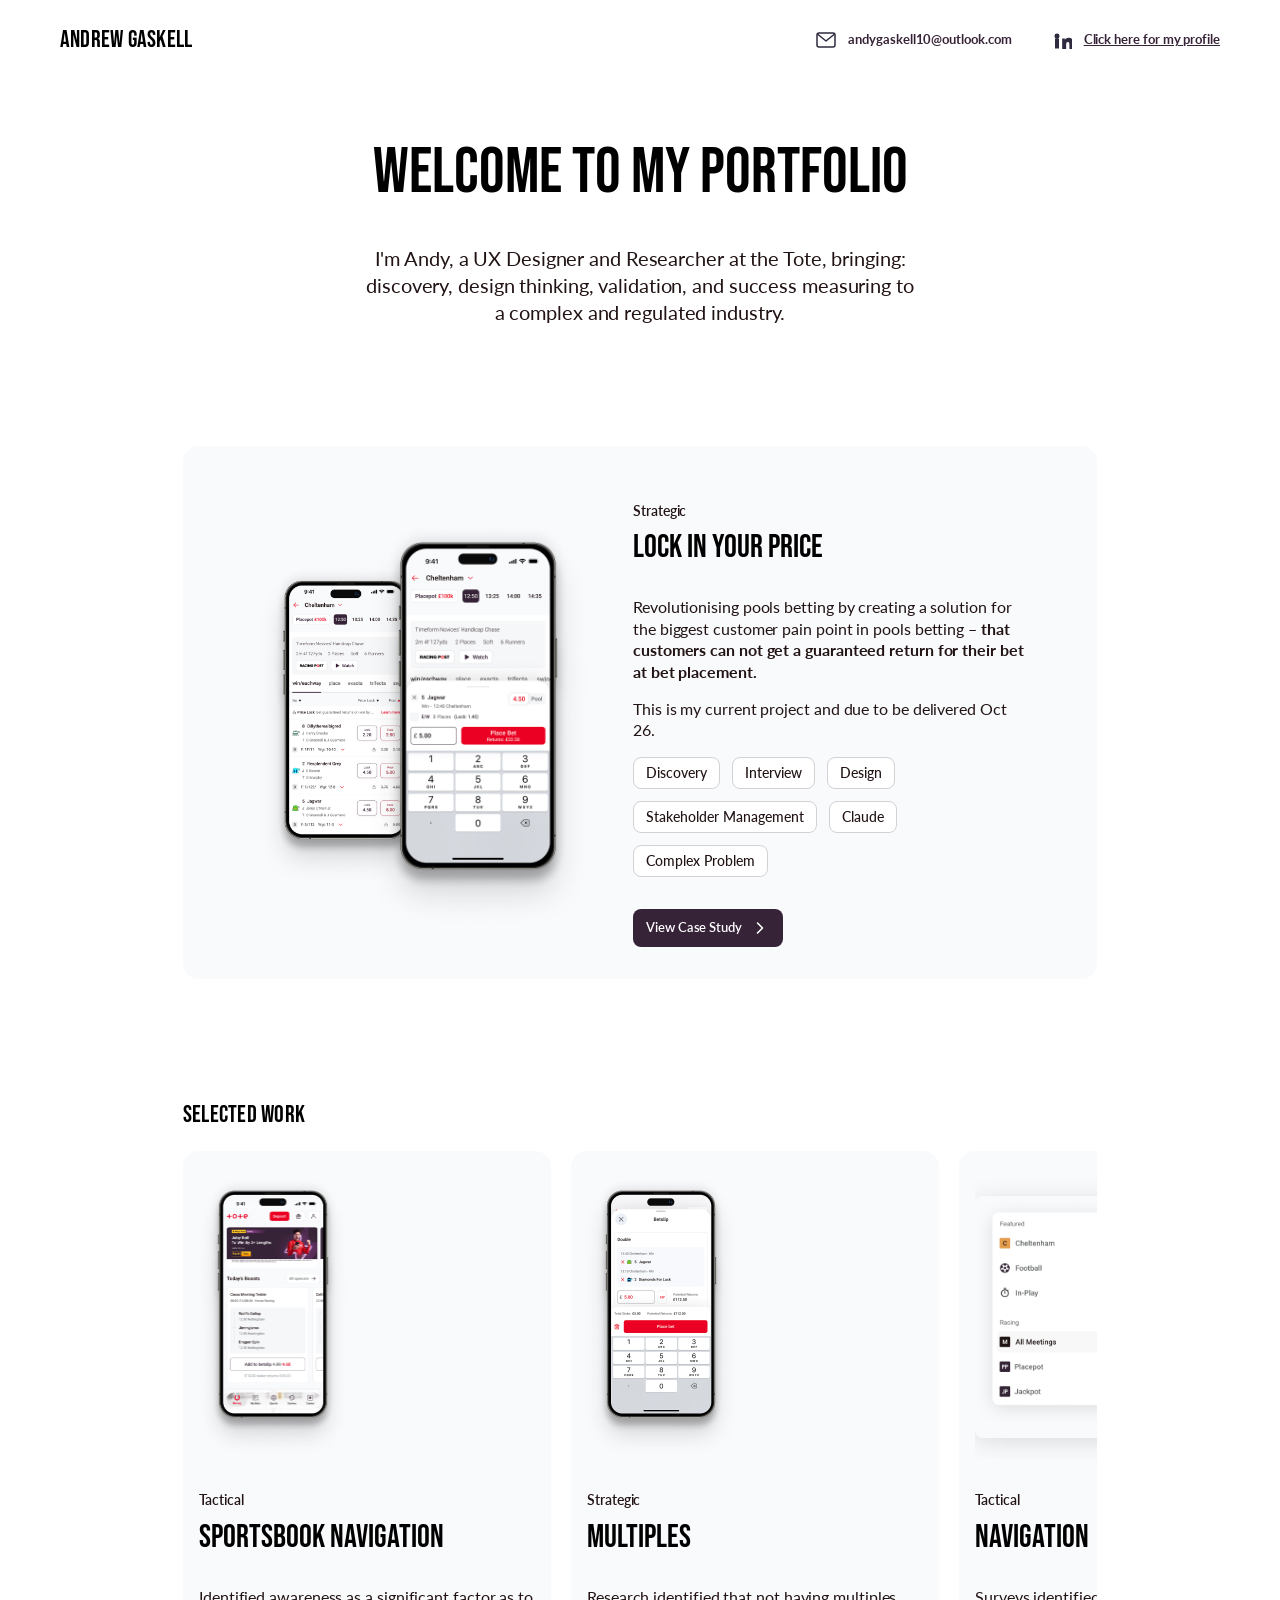
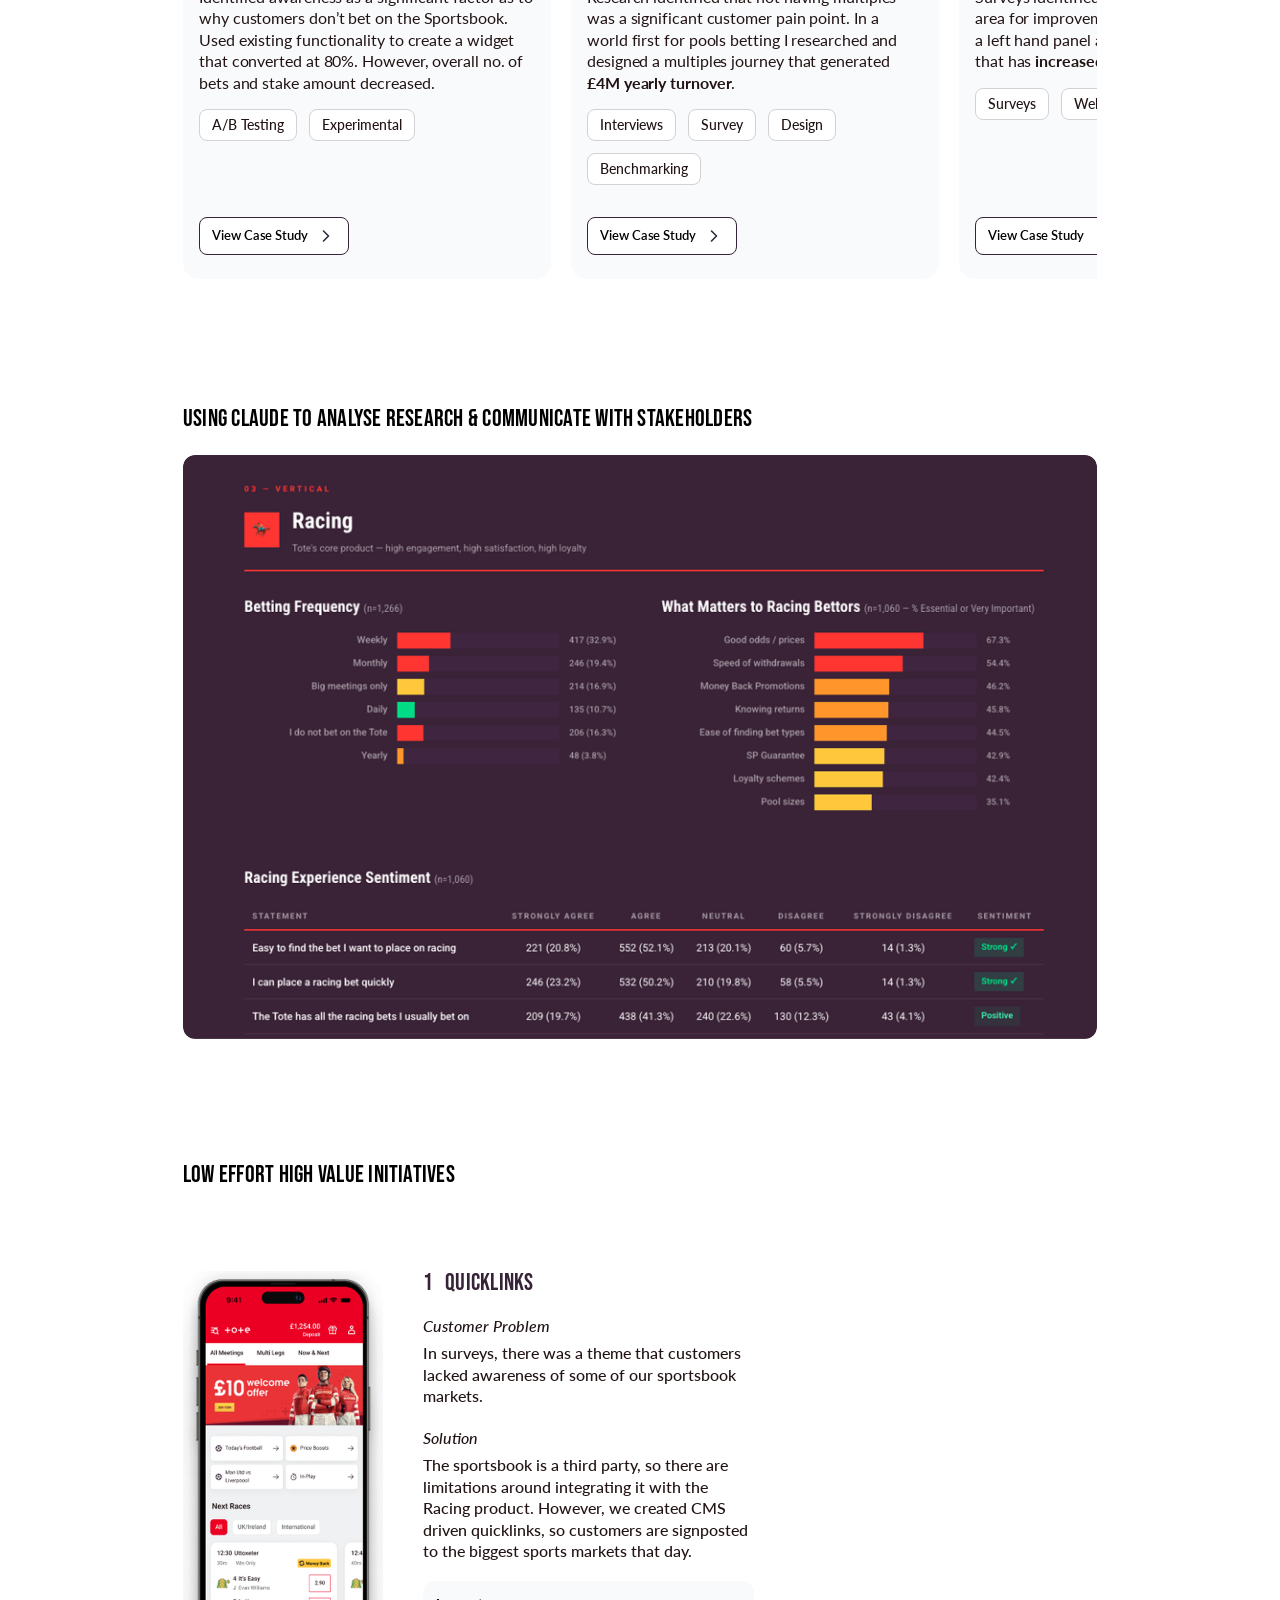
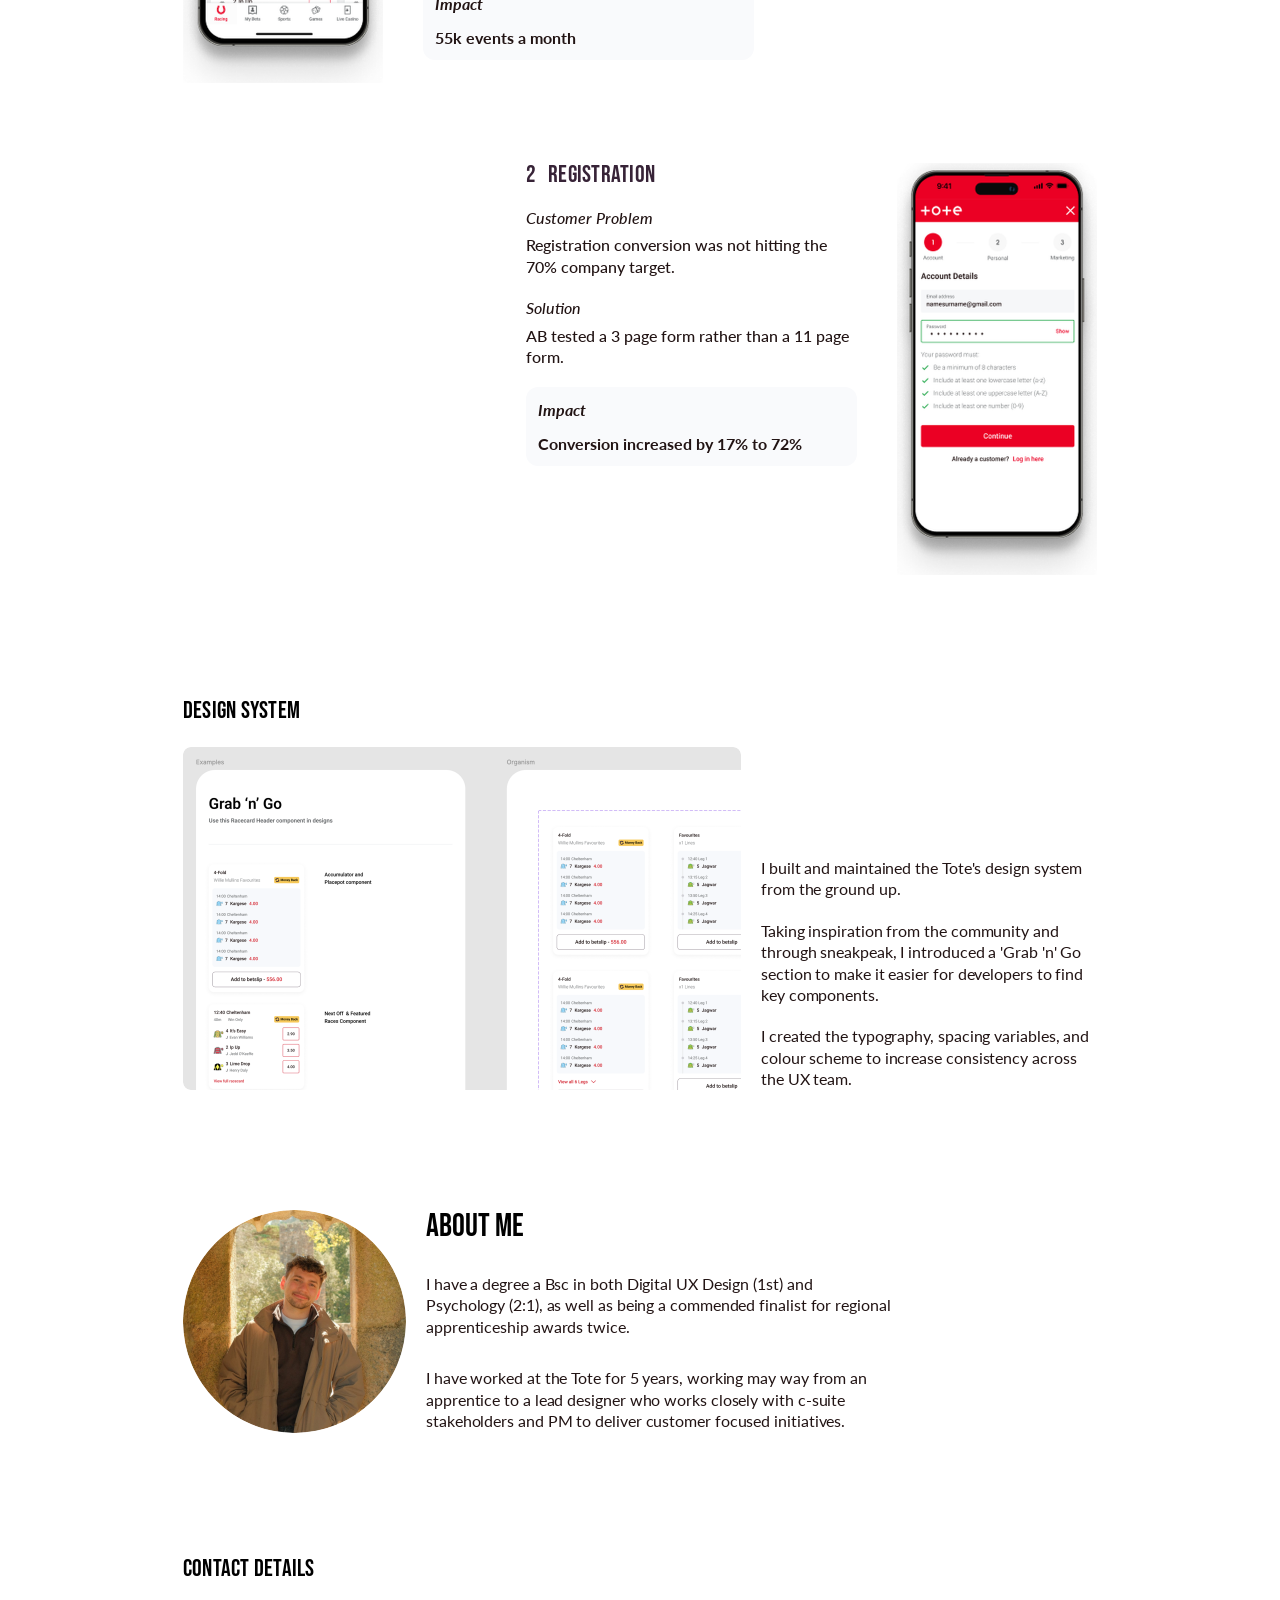
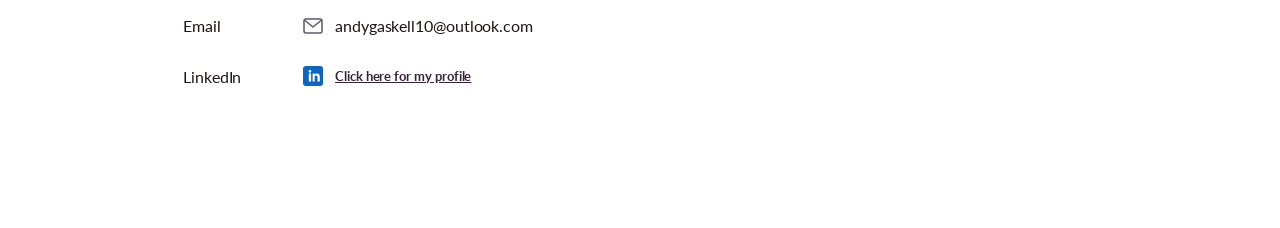
<file: index.html>
<!DOCTYPE html>
<html lang="en">
<head>
  <meta charset="UTF-8" />
  <meta name="viewport" content="width=device-width, initial-scale=1.0" />
  <title>Andrew Gaskell – Portfolio</title>
  <link rel="preconnect" href="https://fonts.googleapis.com" />
  <link rel="preconnect" href="https://fonts.gstatic.com" crossorigin />
  <link
    href="https://fonts.googleapis.com/css2?family=Bebas+Neue&family=Lato:wght@400;500;600;700&display=swap"
    rel="stylesheet"
  />
  <link rel="stylesheet" href="tokens.css" />
  <style>
    :root {
      --dark:           var(--color-slate-800);       /* #372337 */
      --text:           var(--text-primary);           /* #221414 */
      --text-secondary: var(--text-secondary);         /* #626567 */
      --surface:        var(--surface-raised);         /* #f9fafc */
      --border:         var(--border-strong);          /* #d1d1d6 */
      --black:          var(--color-grey-900);         /* #221414 */
    }

    *,
    *::before,
    *::after {
      box-sizing: border-box;
      margin: 0;
      padding: 0;
    }

    html {
      scroll-behavior: smooth;
    }

    body {
      font-family: "Lato", sans-serif;
      background: #ffffff;
      color: var(--black);
      line-height: 1.34;
      -webkit-font-smoothing: antialiased;
      -moz-osx-font-smoothing: grayscale;
    }

    img {
      display: block;
      max-width: 100%;
    }

    a {
      color: inherit;
    }

    /* ---------- HEADER ---------- */
    .site-header {
      position: sticky;
      top: 0;
      z-index: 100;
      display: flex;
      align-items: center;
      justify-content: space-between;
      gap: 40px;
      padding: 24px 60px;
      background: rgba(255, 255, 255, 0.92);
      backdrop-filter: saturate(180%) blur(10px);
      -webkit-backdrop-filter: saturate(180%) blur(10px);
      border-bottom: 1px solid transparent;
      transition: border-color 0.2s ease, box-shadow 0.2s ease;
    }

    .site-header--scrolled {
      border-bottom-color: rgba(0, 0, 0, 0.06);
      box-shadow: 0 4px 20px rgba(0, 0, 0, 0.04);
    }

    .site-header__logo {
      font-family: "Bebas Neue", sans-serif;
      font-size: 24px;
      color: #000;
      letter-spacing: 0.01em;
    }

    .site-header__links {
      display: flex;
      gap: 40px;
      align-items: center;
    }

    .header-link {
      display: inline-flex;
      align-items: center;
      gap: 12px;
      color: var(--dark);
      font-weight: 700;
      font-size: 13px;
      letter-spacing: -0.065px;
      text-decoration: none;
    }

    .header-link span.underline,
    .header-link a {
      text-decoration: underline;
      color: var(--dark);
    }

    .header-link svg {
      flex-shrink: 0;
    }

    /* ---------- MAIN BODY ---------- */
    .body-wrap {
      max-width: 954px;
      margin: 0 auto;
      padding: 60px 20px 140px;
      display: flex;
      flex-direction: column;
      align-items: center;
      gap: 120px;
    }

    /* ---------- INTRO ---------- */
    .intro {
      max-width: 553px;
      text-align: center;
      display: flex;
      flex-direction: column;
      gap: 40px;
    }

    .intro__title {
      font-family: "Bebas Neue", sans-serif;
      font-weight: 400;
      font-size: 64px;
      line-height: 1;
      color: #000;
      text-transform: uppercase;
    }

    .intro__lede {
      font-size: 20px;
      color: var(--text);
      letter-spacing: -0.1px;
      line-height: 1.34;
    }

    /* ---------- FEATURED CASE (Lock In Your Price) ---------- */
    .featured {
      width: 100%;
      background: var(--surface);
      border-radius: 16px;
      padding: 24px 72px 0;
      display: flex;
      gap: 40px;
      align-items: center;
      overflow: hidden;
    }

    .featured__media {
      position: relative;
      width: 338px;
      height: 409px;
      flex-shrink: 0;
    }

    .featured__media img {
      position: absolute;
      object-fit: cover;
    }

    .featured__media .img-back {
      left: 0;
      top: 43px;
      width: 182px;
      height: 323px;
    }

    .featured__media .img-front {
      left: 108px;
      top: 0;
      width: 230px;
      height: 409px;
    }

    .featured__copy {
      width: 400px;
      display: flex;
      flex-direction: column;
      gap: 32px;
      padding: 32px 0;
    }

    /* ---------- SHARED CARD TYPOGRAPHY ---------- */
    .eyebrow {
      font-size: 14px;
      font-weight: 600;
      color: var(--text);
      letter-spacing: -0.07px;
    }

    .card-title {
      font-family: "Bebas Neue", sans-serif;
      font-weight: 400;
      font-size: 32px;
      color: #000;
      text-transform: uppercase;
      line-height: 1;
    }

    .copy-header {
      display: flex;
      flex-direction: column;
      gap: 12px;
    }

    .copy-body {
      display: flex;
      flex-direction: column;
      gap: 16px;
    }

    .copy-body p {
      font-size: 16px;
      color: var(--text);
      letter-spacing: -0.08px;
      line-height: 1.34;
    }

    .copy-body p strong {
      font-weight: 700;
    }

    /* ---------- CHIPS ---------- */
    .chips {
      display: flex;
      flex-wrap: wrap;
      gap: 12px;
    }

    .chip {
      height: 32px;
      display: inline-flex;
      align-items: center;
      padding: 6px 12px;
      background: #ffffff;
      border: 0.6px solid var(--border);
      border-radius: 8px;
      font-size: 14px;
      font-weight: 500;
      color: var(--text-secondary);
      line-height: 20px;
      white-space: nowrap;
    }

    /* ---------- BUTTONS ---------- */
    .btn {
      display: inline-flex;
      align-items: center;
      gap: 8px;
      padding: 8px 12px;
      border-radius: 8px;
      font-size: 13px;
      font-weight: 600;
      letter-spacing: -0.065px;
      cursor: pointer;
      text-decoration: none;
      border: 1px solid transparent;
      font-family: "Lato", sans-serif;
      transition: background 0.2s ease, color 0.2s ease, transform 0.1s ease;
    }

    .btn:hover {
      transform: translateY(-1px);
    }

    .btn--primary {
      background: var(--dark);
      color: #ffffff;
    }

    .btn--primary:hover {
      background: #1f1a2b;
    }

    .btn--secondary {
      background: #ffffff;
      color: #000;
      border-color: var(--dark);
    }

    .btn--secondary:hover {
      background: #f1efee;
    }

    .btn svg {
      width: 20px;
      height: 20px;
    }

    /* ---------- SELECTED WORK ---------- */
    .section-title {
      font-family: "Bebas Neue", sans-serif;
      font-weight: 400;
      font-size: 24px;
      color: #000;
      text-transform: uppercase;
      width: 100%;
      letter-spacing: 0.01em;
    }

    .selected-work {
      width: 100%;
      display: flex;
      flex-direction: column;
      gap: 20px;
      align-items: center;
    }

    .work-cards {
      display: flex;
      gap: 20px;
      width: 100%;
      overflow-x: auto;
      padding-bottom: 4px;
      scrollbar-width: thin;
    }

    .work-cards::-webkit-scrollbar {
      height: 8px;
    }
    .work-cards::-webkit-scrollbar-thumb {
      background: var(--border);
      border-radius: 4px;
    }

    .work-card {
      flex: 0 0 368px;
      background: var(--surface);
      border-radius: 16px;
      padding: 24px 16px;
      display: flex;
      flex-direction: column;
      gap: 32px;
      min-height: 633px;
    }

    .work-card__image {
      height: 284px;
      display: flex;
      align-items: center;
      justify-content: flex-start;
      overflow: hidden;
    }

    .work-card__image img {
      height: 284px;
      width: auto;
      object-fit: cover;
    }

    .work-card__image--shadow img {
      height: 242px;
      width: 231px;
      border-radius: 8px;
      box-shadow: 0 4px 24.5px rgba(0, 0, 0, 0.12);
    }

    .work-card__copy {
      display: flex;
      flex-direction: column;
      gap: 32px;
      flex: 1;
    }

    .work-card__copy > div:last-child {
      margin-top: auto;
      align-self: flex-start;
    }

    /* ---------- FULL-WIDTH BLOCK ---------- */
    .section-block {
      width: 100%;
      display: flex;
      flex-direction: column;
      gap: 20px;
    }

    .section-block img.full {
      width: 100%;
      border-radius: 12px;
      object-fit: cover;
    }

    /* ---------- INITIATIVES ---------- */
    .initiatives {
      gap: 80px;
    }

    .initiative {
      display: flex;
      gap: 40px;
      align-items: flex-start;
      width: 100%;
    }

    .initiative--right {
      justify-content: flex-end;
    }

    .initiative__phone {
      position: relative;
      width: 200px;
      height: 411.77px;
      flex-shrink: 0;
      background: #090909;
      border-radius: 28px;
      padding: 8px;
      box-sizing: border-box;
      box-shadow: 0 20px 40px rgba(9, 9, 9, 0.12);
      overflow: hidden;
    }

    .initiative__phone::before {
      content: "";
      position: absolute;
      top: 14px;
      left: 50%;
      transform: translateX(-50%);
      width: 60px;
      height: 16px;
      background: #090909;
      border-radius: 8px;
      z-index: 2;
    }

    .initiative__phone img {
      width: 100%;
      height: 100%;
      object-fit: cover;
      object-position: top;
      display: block;
      border-radius: 20px;
    }

    /* Phone variant for images that already include a device frame */
    .initiative__phone--raw {
      background: transparent;
      padding: 0;
      border-radius: 0;
      box-shadow: none;
    }

    .initiative__phone--raw::before {
      content: none;
    }

    .initiative__phone--raw img {
      border-radius: 0;
      object-fit: cover;
      object-position: center;
    }

    .initiative__copy {
      width: 100%;
      max-width: 331px;
      display: flex;
      flex-direction: column;
      gap: 20px;
    }

    .initiative__title {
      display: flex;
      align-items: baseline;
      gap: 12px;
      font-family: "Bebas Neue", sans-serif;
      font-weight: 400;
      font-size: 24px;
      letter-spacing: 0.01em;
      text-transform: uppercase;
      color: var(--dark);
      margin: 0;
      line-height: 1;
    }

    .initiative__num {
      color: var(--dark);
    }

    .initiative__label {
      color: var(--dark);
    }

    .initiative__group {
      display: flex;
      flex-direction: column;
      gap: 6px;
    }

    .initiative__group-label {
      font-family: "Lato", sans-serif;
      font-weight: 500;
      font-style: italic;
      font-size: 16px;
      color: var(--text);
      margin: 0;
    }

    .initiative__group-body {
      font-family: "Lato", sans-serif;
      font-weight: 500;
      font-size: 16px;
      line-height: 1.34;
      color: var(--text);
      margin: 0;
    }

    .initiative__impact {
      background: var(--surface);
      border-radius: 12px;
      padding: 12px;
      display: flex;
      flex-direction: column;
      gap: 12px;
    }

    .initiative__impact-label {
      font-family: "Lato", sans-serif;
      font-weight: 700;
      font-style: italic;
      font-size: 16px;
      color: var(--text);
      margin: 0;
    }

    .initiative__impact-body {
      font-family: "Lato", sans-serif;
      font-weight: 700;
      font-size: 16px;
      line-height: 1.34;
      color: var(--text);
      margin: 0;
    }

    @media (max-width: 720px) {
      .initiatives {
        gap: 48px;
      }

      .initiative {
        display: flex;
        flex-direction: column;
        align-items: center;
        gap: 24px;
      }

      .initiative__copy {
        max-width: 100%;
        width: 100%;
      }
    }

    /* ---------- DESIGN SYSTEM ---------- */
    .design-row {
      display: flex;
      gap: 20px;
      align-items: flex-end;
      width: 100%;
    }

    .design-row__img {
      width: 558px;
      height: 343px;
      border-radius: 8px;
      object-fit: cover;
      flex-shrink: 0;
    }

    .design-row__text {
      flex: 1;
      display: flex;
      flex-direction: column;
      justify-content: center;
      gap: 20px;
      font-size: 16px;
      color: var(--text);
      letter-spacing: -0.08px;
      line-height: 1.34;
    }

    /* ---------- ABOUT ME ---------- */
    .about {
      width: 100%;
      display: flex;
      gap: 20px;
      align-items: center;
    }

    .about__photo {
      width: 223px;
      height: 223px;
      border-radius: 50%;
      object-fit: cover;
      object-position: center 15%;
      flex-shrink: 0;
    }

    .about__copy {
      width: 467px;
      display: flex;
      flex-direction: column;
      gap: 30px;
    }

    .about__copy h2 {
      font-family: "Bebas Neue", sans-serif;
      font-weight: 400;
      font-size: 32px;
      color: #000;
      text-transform: uppercase;
      line-height: 1;
    }

    .about__copy p {
      font-size: 16px;
      color: var(--text);
      letter-spacing: -0.08px;
      line-height: 1.34;
    }

    /* ---------- CONTACT ---------- */
    .contact {
      width: 100%;
    }

    .contact__col {
      width: 467px;
      display: flex;
      flex-direction: column;
      gap: 30px;
    }

    .contact__list {
      display: flex;
      flex-direction: column;
      gap: 30px;
    }

    .contact__row {
      display: flex;
      align-items: flex-start;
      gap: 60px;
      width: 382px;
    }

    .contact__row .label {
      width: 60px;
      font-size: 16px;
      color: var(--text);
      letter-spacing: -0.08px;
    }

    .contact__row .value {
      display: inline-flex;
      align-items: center;
      gap: 12px;
      font-size: 16px;
      color: var(--text);
      letter-spacing: -0.08px;
    }

    .contact__row a {
      color: var(--dark);
      font-weight: 700;
      font-size: 13px;
      text-decoration: underline;
      letter-spacing: -0.065px;
    }

    /* ---------- RESPONSIVE ---------- */
    @media (max-width: 900px) {
      .site-header {
        padding: 16px 20px;
        flex-wrap: wrap;
        gap: 16px;
      }
      .site-header__links {
        gap: 16px;
        flex-wrap: wrap;
      }
      .body-wrap {
        padding: 48px 20px 80px;
        gap: 80px;
      }
      .intro__title {
        font-size: 44px;
      }
      .intro__lede {
        font-size: 17px;
      }
      .featured {
        flex-direction: column;
        padding: 24px;
        gap: 24px;
      }
      .featured__media {
        width: 100%;
        height: 360px;
      }
      .featured__media .img-back {
        left: 0;
      }
      .featured__media .img-front {
        left: 40%;
      }
      .featured__copy {
        width: 100%;
        padding: 0;
      }
      .design-row {
        flex-direction: column;
        align-items: stretch;
      }
      .design-row__img {
        width: 100%;
        height: auto;
      }
      .about {
        flex-direction: column;
        text-align: center;
      }
      .about__copy {
        width: 100%;
      }
      .contact__col,
      .contact__row {
        width: 100%;
      }
      .contact__row {
        flex-wrap: wrap;
        gap: 12px;
      }
    }
  </style>
</head>
<body>
  <!-- HEADER -->
  <header class="site-header">
    <div class="site-header__logo">Andrew Gaskell</div>

    <div class="site-header__links">
      <a class="header-link" href="mailto:andygaskell10@outlook.com">
        <svg width="20" height="18" viewBox="0 0 20 18" fill="none" aria-hidden="true">
          <rect x="1" y="2" width="18" height="14" rx="2" stroke="#302a3f" stroke-width="1.5" />
          <path d="M2 3.5l8 6.5 8-6.5" stroke="#302a3f" stroke-width="1.5" fill="none" stroke-linecap="round" stroke-linejoin="round" />
        </svg>
        <span>andygaskell10@outlook.com</span>
      </a>

      <span class="header-link">
        <svg width="20" height="20" viewBox="0 0 20 20" fill="#302a3f" aria-hidden="true">
          <path d="M4.98 3.5A2.49 2.49 0 002.5 6a2.5 2.5 0 105 0 2.49 2.49 0 00-2.52-2.5zM3 8.5h4v10H3v-10zM9 8.5h3.8v1.37h.05c.53-1 1.83-2.07 3.77-2.07 4.03 0 4.78 2.65 4.78 6.1v5.1h-4v-4.52c0-1.08-.02-2.47-1.5-2.47-1.5 0-1.73 1.17-1.73 2.39v4.6h-4V8.5z"/>
        </svg>
        <a
          href="https://www.linkedin.com/in/andrew-gaskell-4092a5191?utm_source=share&utm_campaign=share_via&utm_content=profile&utm_medium=ios_app"
          target="_blank"
          rel="noopener"
        >Click here for my profile</a>
      </span>
    </div>
  </header>

  <main class="body-wrap">
    <!-- INTRO -->
    <section class="intro">
      <h1 class="intro__title">Welcome to my Portfolio</h1>
      <p class="intro__lede">
        I'm Andy, a UX Designer and Researcher at the Tote,
        bringing: discovery, design thinking, validation, and success measuring
        to a complex and regulated industry.
      </p>
    </section>

    <!-- FEATURED: LOCK IN YOUR PRICE -->
    <section class="featured" aria-labelledby="featured-title">
      <div class="featured__media">
        <img
          class="img-back"
          src="images/liyp-hero-front.png"
          alt="Lock In Your Price – secondary screen"
        />
        <img
          class="img-front"
          src="images/liyp-hero-back.png"
          alt="Lock In Your Price – primary screen"
        />
      </div>

      <div class="featured__copy">
        <div class="copy-header">
          <div class="eyebrow">Strategic</div>
          <h2 id="featured-title" class="card-title">Lock in your price</h2>
        </div>

        <div class="copy-body">
          <p>
            Revolutionising pools betting by creating a solution for the biggest
            customer pain point in pools betting –
            <strong>that customers can not get a guaranteed return for their bet at bet placement.</strong>
          </p>
          <p>This is my current project and due to be delivered Oct 26.</p>
          <div class="chips">
            <span class="chip">Discovery</span>
            <span class="chip">Interview</span>
            <span class="chip">Design</span>
            <span class="chip">Stakeholder Management</span>
            <span class="chip">Claude</span>
            <span class="chip">Complex Problem</span>
          </div>
        </div>

        <div>
          <a href="lock-in-your-price.html" class="btn btn--primary">
            View Case Study
            <svg viewBox="0 0 20 20" fill="none" aria-hidden="true">
              <path d="M7.5 5l5 5-5 5" stroke="#ffffff" stroke-width="1.6" stroke-linecap="round" stroke-linejoin="round" />
            </svg>
          </a>
        </div>
      </div>
    </section>

    <!-- SELECTED WORK -->
    <section class="selected-work" aria-labelledby="selected-work-title">
      <h2 id="selected-work-title" class="section-title">Selected Work</h2>

      <div class="work-cards">
        <!-- SPORTSBOOK NAVIGATION -->
        <article class="work-card">
          <div class="work-card__image">
            <img
              src="images/index-sportsbook-card.png"
              alt="Sportsbook Navigation case study"
              style="width: 148px; height: 284px;"
            />
          </div>
          <div class="work-card__copy">
            <div class="copy-header">
              <div class="eyebrow">Tactical</div>
              <h3 class="card-title">Sportsbook Navigation</h3>
            </div>
            <div class="copy-body">
              <p>
                Identified awareness as a significant factor as to why
                customers don’t bet on the Sportsbook. Used existing
                functionality to create a widget that converted at 80%.
                However, overall no. of bets and stake amount decreased.
              </p>
              <div class="chips">
                <span class="chip">A/B Testing</span>
                <span class="chip">Experimental</span>
              </div>
            </div>
            <div>
              <a href="sportsbook-navigation.html" class="btn btn--secondary">
                View Case Study
                <svg viewBox="0 0 20 20" fill="none" aria-hidden="true">
                  <path d="M7.5 5l5 5-5 5" stroke="#302a3f" stroke-width="1.6" stroke-linecap="round" stroke-linejoin="round" />
                </svg>
              </a>
            </div>
          </div>
        </article>

        <!-- MULTIPLES -->
        <article class="work-card">
          <div class="work-card__image">
            <img
              src="images/index-multiples-card.png"
              alt="Multiples case study"
              style="width: 148px; height: 284px;"
            />
          </div>
          <div class="work-card__copy">
            <div class="copy-header">
              <div class="eyebrow">Strategic</div>
              <h3 class="card-title">Multiples</h3>
            </div>
            <div class="copy-body">
              <p>
                Research identified that not having multiples was a significant
                customer pain point. In a world first for pools betting I
                researched and designed a multiples journey that generated
                <strong>£4M yearly turnover</strong>.
              </p>
              <div class="chips">
                <span class="chip">Interviews</span>
                <span class="chip">Survey</span>
                <span class="chip">Design</span>
                <span class="chip">Benchmarking</span>
              </div>
            </div>
            <div>
              <a href="multiples.html" class="btn btn--secondary">
                View Case Study
                <svg viewBox="0 0 20 20" fill="none" aria-hidden="true">
                  <path d="M7.5 5l5 5-5 5" stroke="#302a3f" stroke-width="1.6" stroke-linecap="round" stroke-linejoin="round" />
                </svg>
              </a>
            </div>
          </div>
        </article>

        <!-- NAVIGATION -->
        <article class="work-card">
          <div class="work-card__image work-card__image--shadow">
            <img
              src="images/index-navigation-card.png"
              alt="Navigation case study"
            />
          </div>
          <div class="work-card__copy">
            <div class="copy-header">
              <div class="eyebrow">Tactical</div>
              <h3 class="card-title">Navigation</h3>
            </div>
            <div class="copy-body">
              <p>
                Surveys identified that navigation citied as an area for
                improvement by customers. I designed a left hand panel and
                signposted featured sports that has
                <strong>increased win conversion by 8%</strong>.
              </p>
              <div class="chips">
                <span class="chip">Surveys</span>
                <span class="chip">Web</span>
                <span class="chip">AB Testing</span>
              </div>
            </div>
            <div>
              <a href="navigation.html" class="btn btn--secondary">
                View Case Study
                <svg viewBox="0 0 20 20" fill="none" aria-hidden="true">
                  <path d="M7.5 5l5 5-5 5" stroke="#302a3f" stroke-width="1.6" stroke-linecap="round" stroke-linejoin="round" />
                </svg>
              </a>
            </div>
          </div>
        </article>

        <!-- EXOTIC CROSS SELL -->
        <article class="work-card">
          <div class="work-card__image">
            <img
              src="images/index-exotic-card.png"
              alt="Exotic Cross Sell case study"
              style="width: 148px; height: 284px;"
            />
          </div>
          <div class="work-card__copy">
            <div class="copy-header">
              <div class="eyebrow">Strategic</div>
              <h3 class="card-title">Exotic Cross Sell</h3>
            </div>
            <div class="copy-body">
              <p>
                Through my discovery, I built a business case on how we can
                increase the number of exotic bets by solving a customer
                problem. My solution increased exacta bets by 8%.
              </p>
              <div class="chips">
                <span class="chip">Research</span>
                <span class="chip">Business Case</span>
                <span class="chip">AB Testing</span>
                <span class="chip">Design</span>
              </div>
            </div>
            <div>
              <a href="exotic-cross-sell.html" class="btn btn--secondary">
                View Case Study
                <svg viewBox="0 0 20 20" fill="none" aria-hidden="true">
                  <path d="M7.5 5l5 5-5 5" stroke="#302a3f" stroke-width="1.6" stroke-linecap="round" stroke-linejoin="round" />
                </svg>
              </a>
            </div>
          </div>
        </article>
      </div>
    </section>

    <!-- CLAUDE RESEARCH -->
    <section class="section-block" aria-labelledby="claude-title">
      <h2 id="claude-title" class="section-title">
        Using Claude to analyse research &amp; communicate with stakeholders
      </h2>
      <img
        class="full"
        src="images/index-approach.png"
        alt="Charts generated with Claude showing research findings"
      />
    </section>
    
<!-- SMALL BUT MIGHTY INITIATIVES -->
    <section class="section-block initiatives" aria-labelledby="initiatives-title">
      <h2 id="initiatives-title" class="section-title">
        Low effort high value initiatives
      </h2>
 
      <article class="initiative initiative--left">
        <div class="initiative__phone initiative__phone--raw">
          <img
            src="images/quicklinks-mockup.png"
            alt="Tote app showing Quicklinks to sportsbook markets"
          />
        </div>
        <div class="initiative__copy">
          <h3 class="initiative__title">
            <span class="initiative__num">1</span>
            <span class="initiative__label">Quicklinks</span>
          </h3>
          <div class="initiative__group">
            <p class="initiative__group-label">Customer Problem</p>
            <p class="initiative__group-body">
              In surveys, there was a theme that customers lacked awareness of
              some of our sportsbook markets.
            </p>
          </div>
          <div class="initiative__group">
            <p class="initiative__group-label">Solution</p>
            <p class="initiative__group-body">
              The sportsbook is a third party, so there are limitations around
              integrating it with the Racing product. However, we created CMS
              driven quicklinks, so customers are signposted to the biggest
              sports markets that day.
            </p>
          </div>
          <div class="initiative__impact">
            <p class="initiative__impact-label">Impact</p>
            <p class="initiative__impact-body">55k events a month</p>
          </div>
        </div>
      </article>
 
      <article class="initiative initiative--right">
        <div class="initiative__copy">
          <h3 class="initiative__title">
            <span class="initiative__num">2</span>
            <span class="initiative__label">Registration</span>
          </h3>
          <div class="initiative__group">
            <p class="initiative__group-label">Customer Problem</p>
            <p class="initiative__group-body">
              Registration conversion was not hitting the 70% company target.
            </p>
          </div>
          <div class="initiative__group">
            <p class="initiative__group-label">Solution</p>
            <p class="initiative__group-body">
              AB tested a 3 page form rather than a 11 page form.
            </p>
          </div>
          <div class="initiative__impact">
            <p class="initiative__impact-label">Impact</p>
            <p class="initiative__impact-body">
              Conversion increased by 17% to 72%
            </p>
          </div>
        </div>
        <div class="initiative__phone initiative__phone--raw">
          <img
            src="images/registration-mockup.png"
            alt="Tote registration screen"
          />
        </div>
      </article>
    </section>
    

    <!-- DESIGN SYSTEM -->
    <section class="section-block" aria-labelledby="design-system-title">
      <h2 id="design-system-title" class="section-title">Design System</h2>
      <div class="design-row">
        <img
          class="design-row__img"
          src="images/index-closing-1.png"
          alt="Tote design system – Grab 'n' Go section"
        />
        <div class="design-row__text">
          <p>I built and maintained the Tote's design system from the ground up.</p>
          <p>
            Taking inspiration from the community and through sneakpeak, I
            introduced a 'Grab 'n' Go section to make it easier for developers
            to find key components.
          </p>
          <p>
            I created the typography, spacing variables, and colour scheme to
            increase consistency across the UX team.
          </p>
        </div>
      </div>
    </section>

    <!-- ABOUT ME -->
    <section class="about" aria-labelledby="about-title">
      <img
        class="about__photo"
        src="images/index-closing-2.png"
        alt="Andrew Gaskell portrait"
      />
      <div class="about__copy">
        <h2 id="about-title">About Me</h2>
        <p>
          I have a degree a Bsc in both Digital UX Design (1st) and Psychology
          (2:1), as well as being a commended finalist for regional
          apprenticeship awards twice.
        </p>
        <p>
          I have worked at the Tote for 5 years, working may way from an
          apprentice to a lead designer who works closely with c-suite
          stakeholders and PM to deliver customer focused initiatives.
        </p>
      </div>
    </section>

    <!-- CONTACT -->
    <section class="contact" aria-labelledby="contact-title">
      <div class="contact__col">
        <h2 id="contact-title" class="section-title">Contact details</h2>

        <div class="contact__list">
          <div class="contact__row">
            <span class="label">Email</span>
            <span class="value">
              <svg width="20" height="18" viewBox="0 0 20 18" fill="none" aria-hidden="true">
                <rect x="1" y="2" width="18" height="14" rx="2" stroke="#57596b" stroke-width="1.5" />
                <path d="M2 3.5l8 6.5 8-6.5" stroke="#57596b" stroke-width="1.5" fill="none" stroke-linecap="round" stroke-linejoin="round" />
              </svg>
              andygaskell10@outlook.com
            </span>
          </div>

          <div class="contact__row">
            <span class="label">LinkedIn</span>
            <span class="value">
              <svg width="20" height="20" viewBox="0 0 20 20" aria-hidden="true">
                <rect width="20" height="20" rx="3" fill="#0a66c2"/>
                <path fill="#fff" d="M5.8 7.6h2.3v7.9H5.8V7.6zm1.15-3.6a1.36 1.36 0 11-.01 2.72 1.36 1.36 0 01.01-2.72zM9.6 7.6h2.21v1.08h.03c.31-.58 1.06-1.18 2.19-1.18 2.34 0 2.77 1.54 2.77 3.54v4.46h-2.3v-3.96c0-.94-.02-2.16-1.32-2.16-1.32 0-1.52 1.03-1.52 2.09v4.03H9.6V7.6z"/>
              </svg>
              <a
                href="https://www.linkedin.com/in/andrew-gaskell-4092a5191?utm_source=share&utm_campaign=share_via&utm_content=profile&utm_medium=ios_app"
                target="_blank"
                rel="noopener"
              >Click here for my profile</a>
            </span>
          </div>
        </div>
      </div>
    </section>
  </main>

  <script>
    (function () {
      var header = document.querySelector('.site-header');
      if (!header) return;
      var toggle = function () {
        if (window.scrollY > 8) {
          header.classList.add('site-header--scrolled');
        } else {
          header.classList.remove('site-header--scrolled');
        }
      };
      toggle();
      window.addEventListener('scroll', toggle, { passive: true });
    })();
  </script>
</body>
</html>
</file>
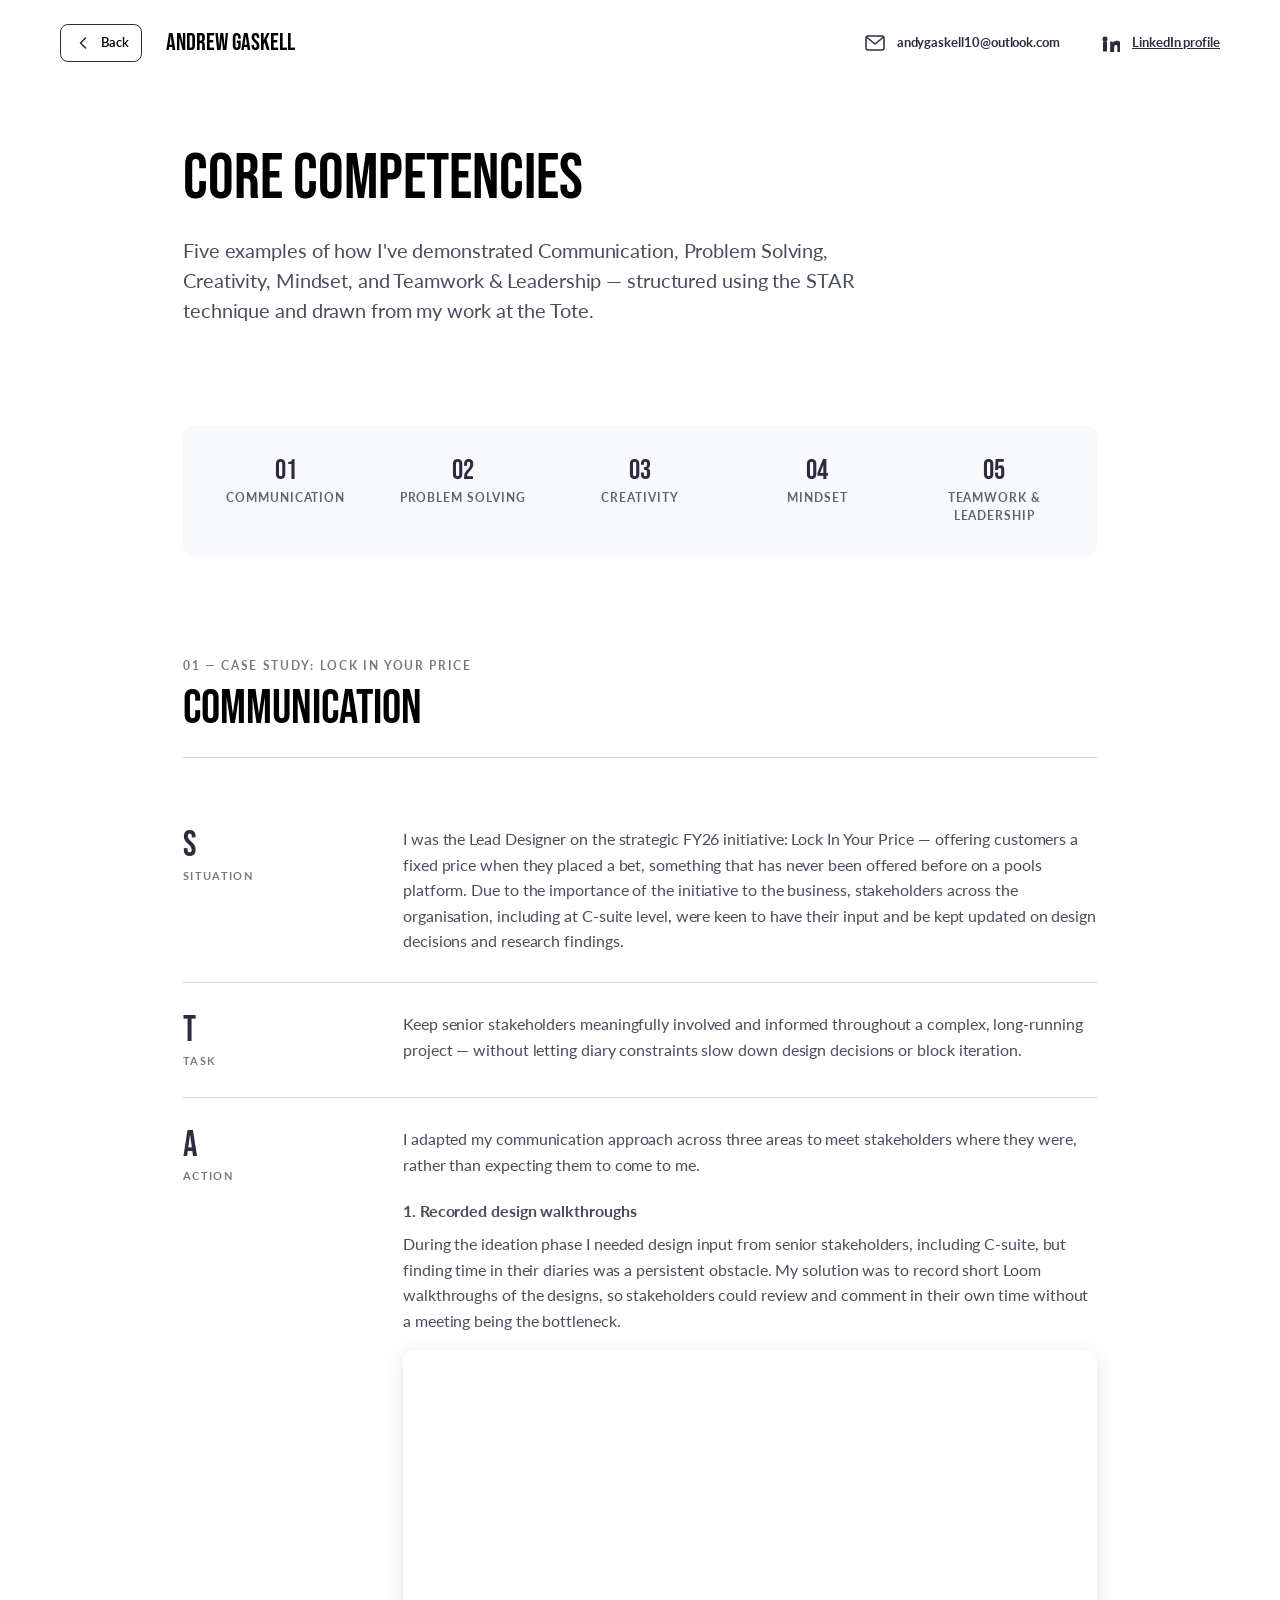
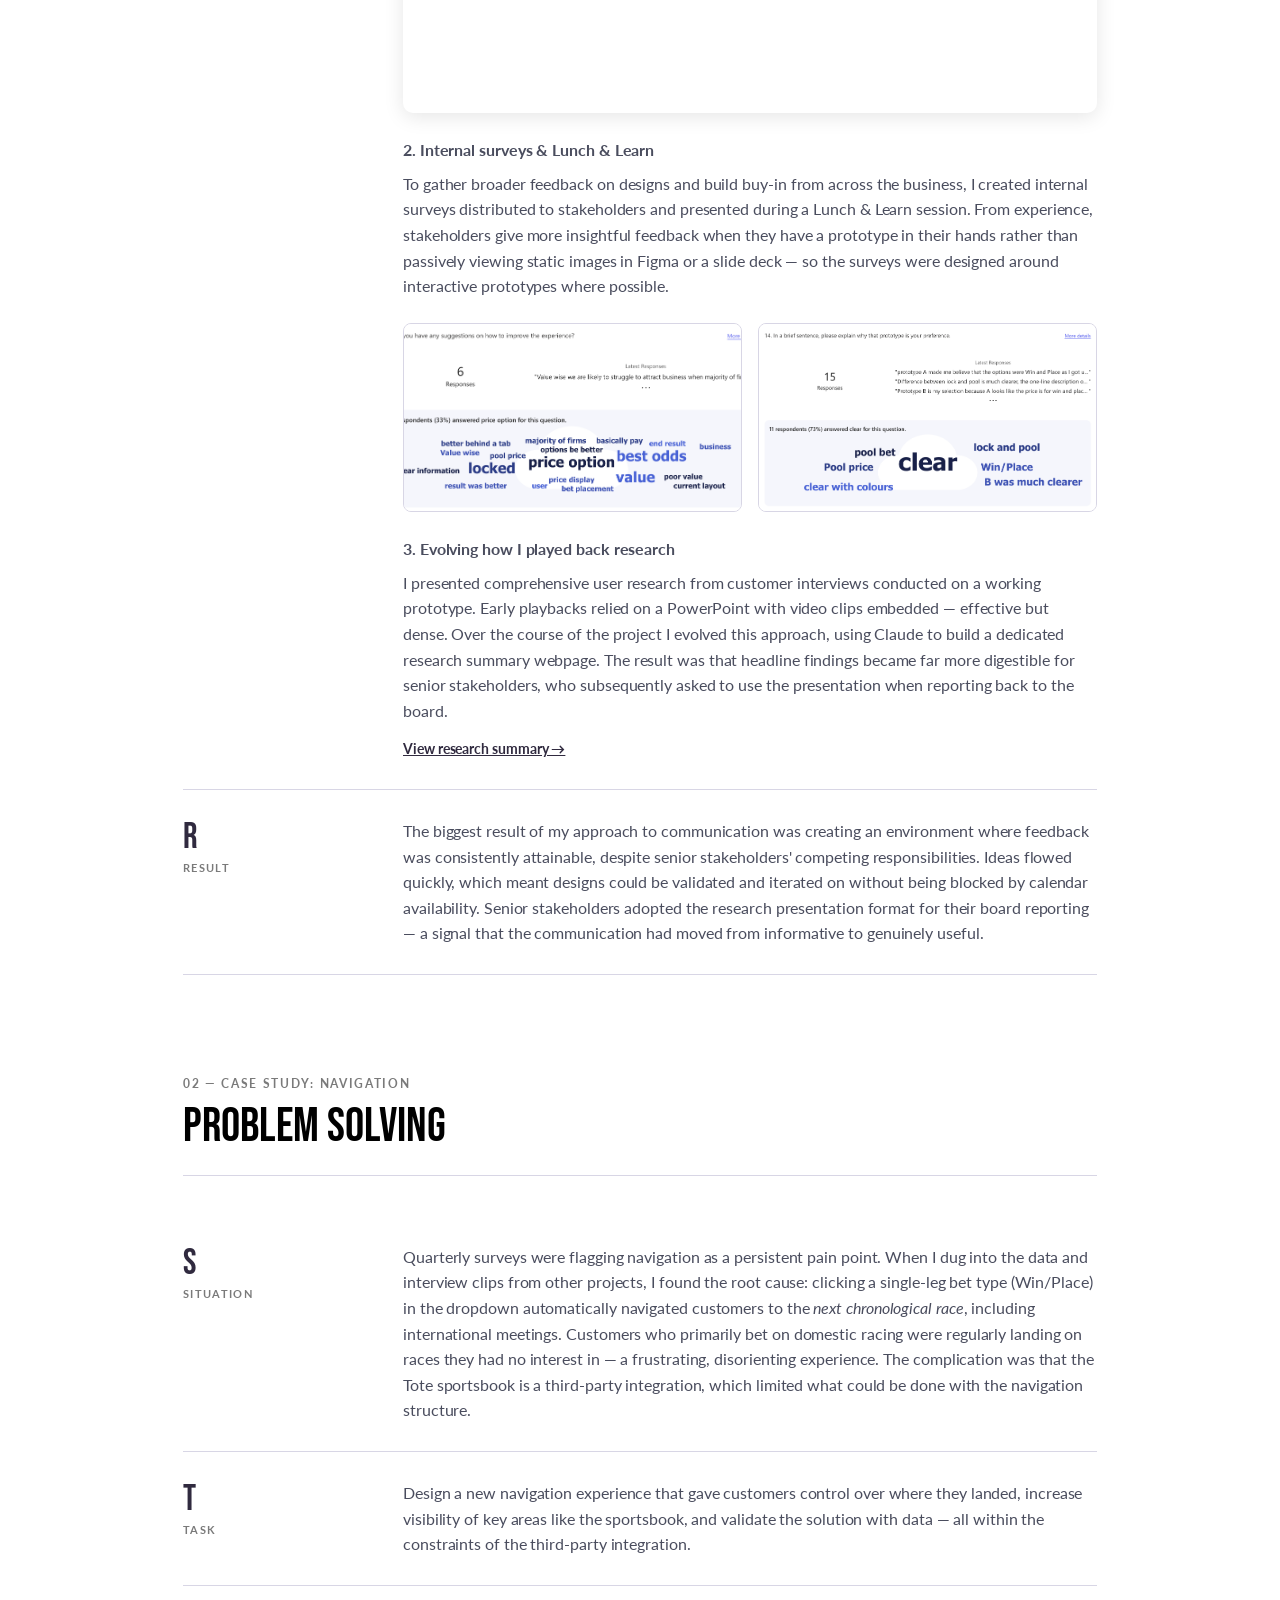
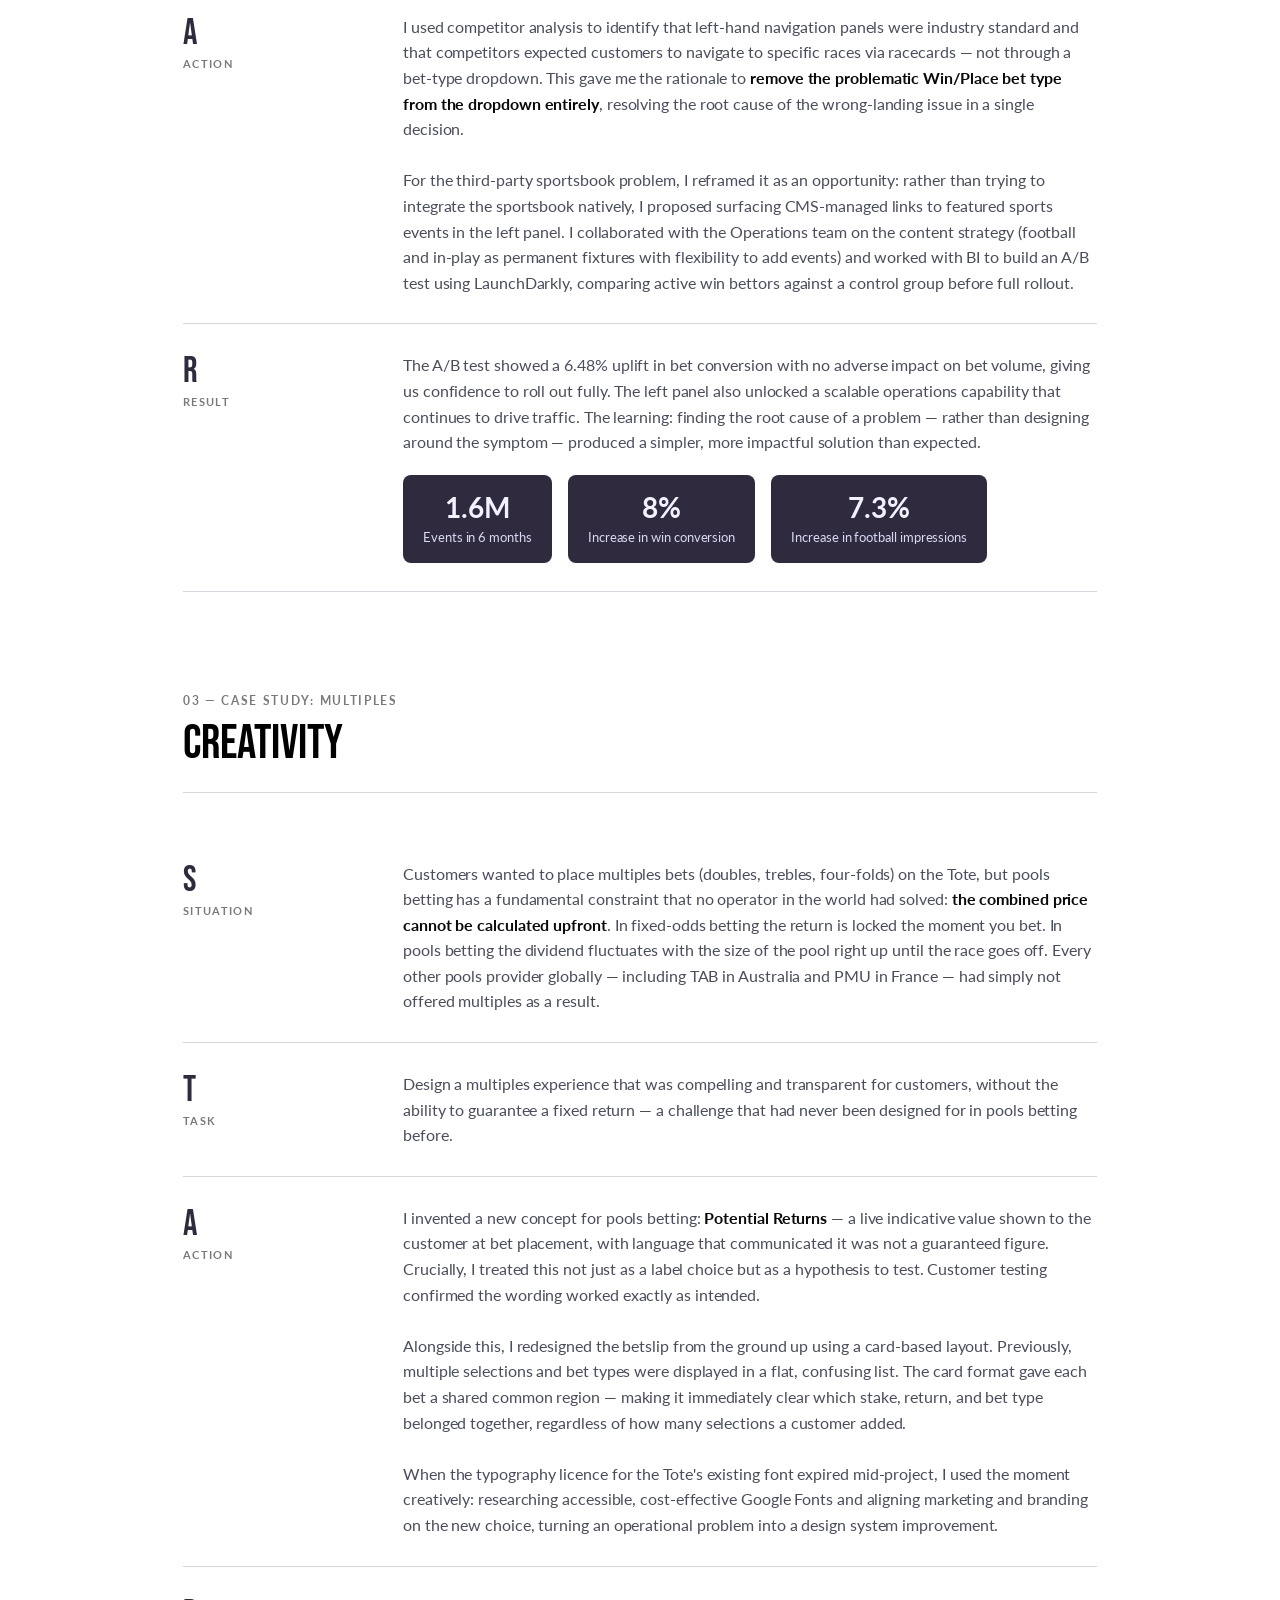
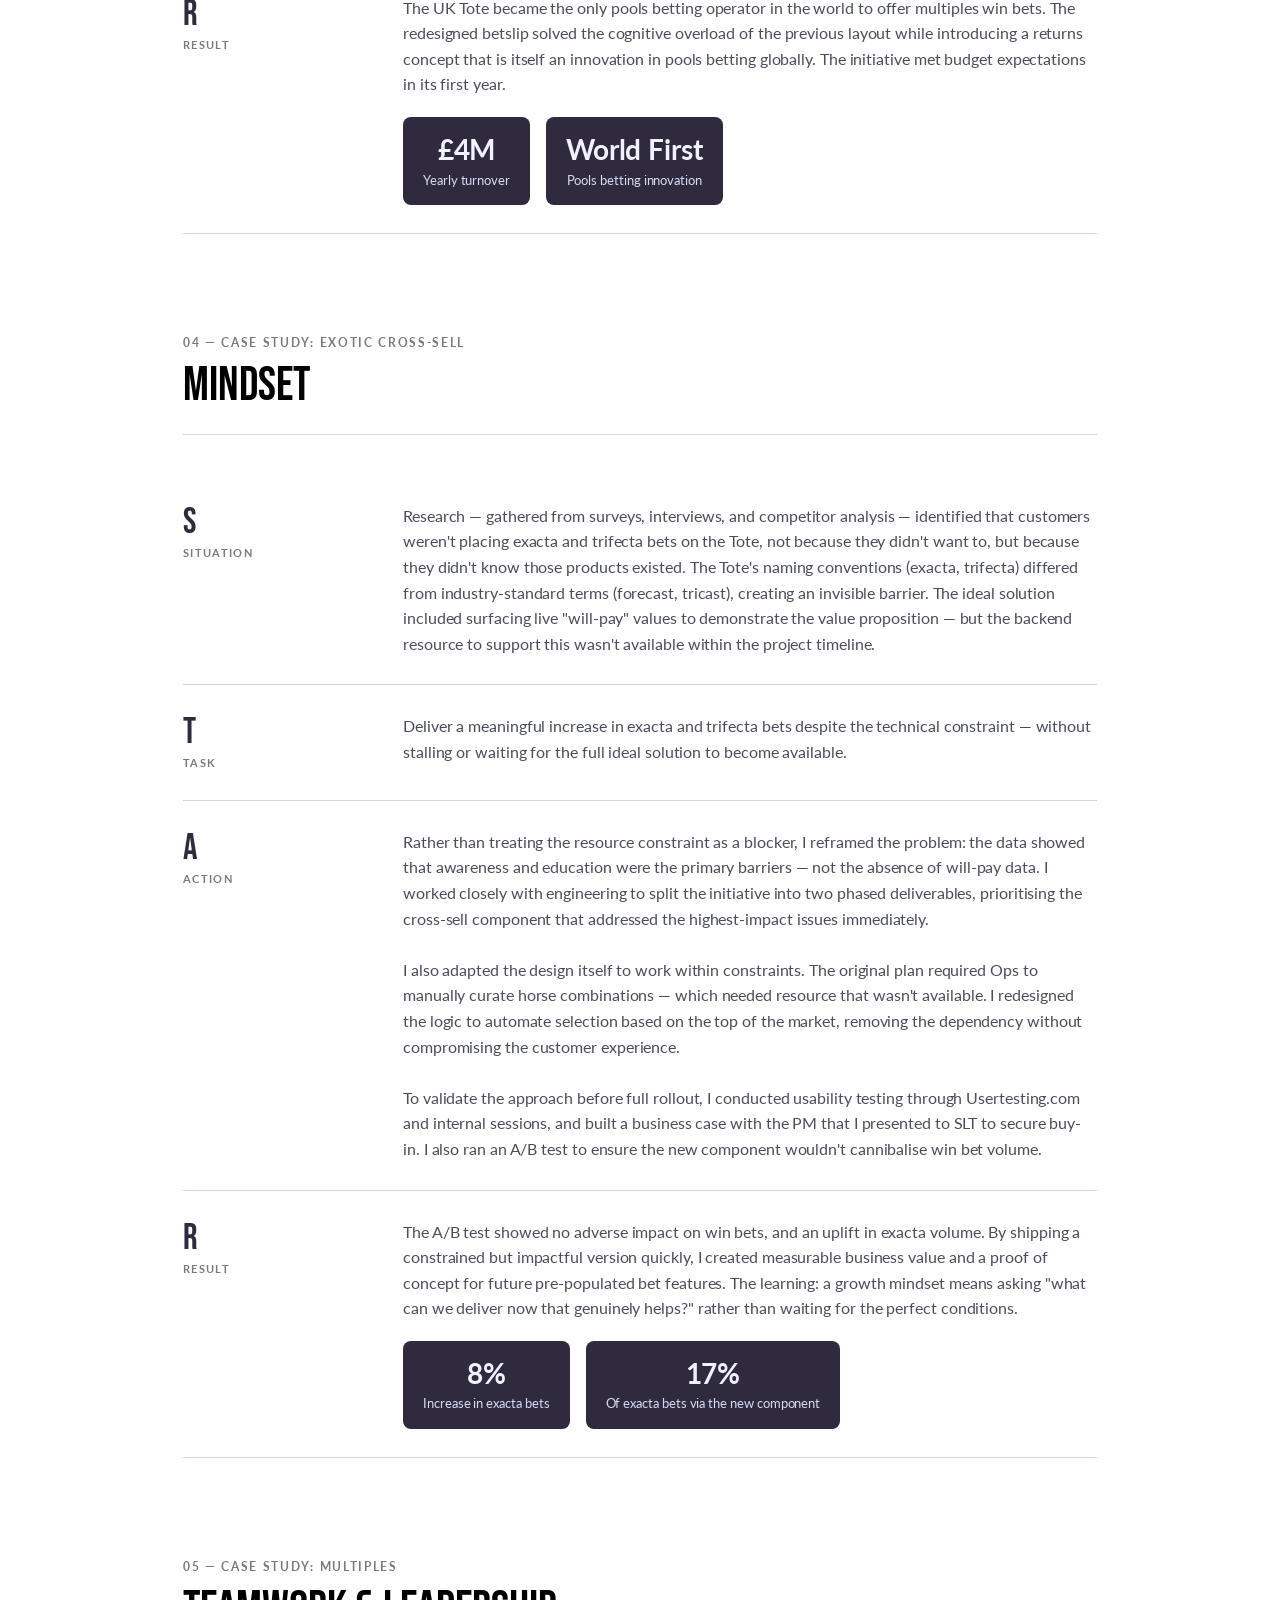
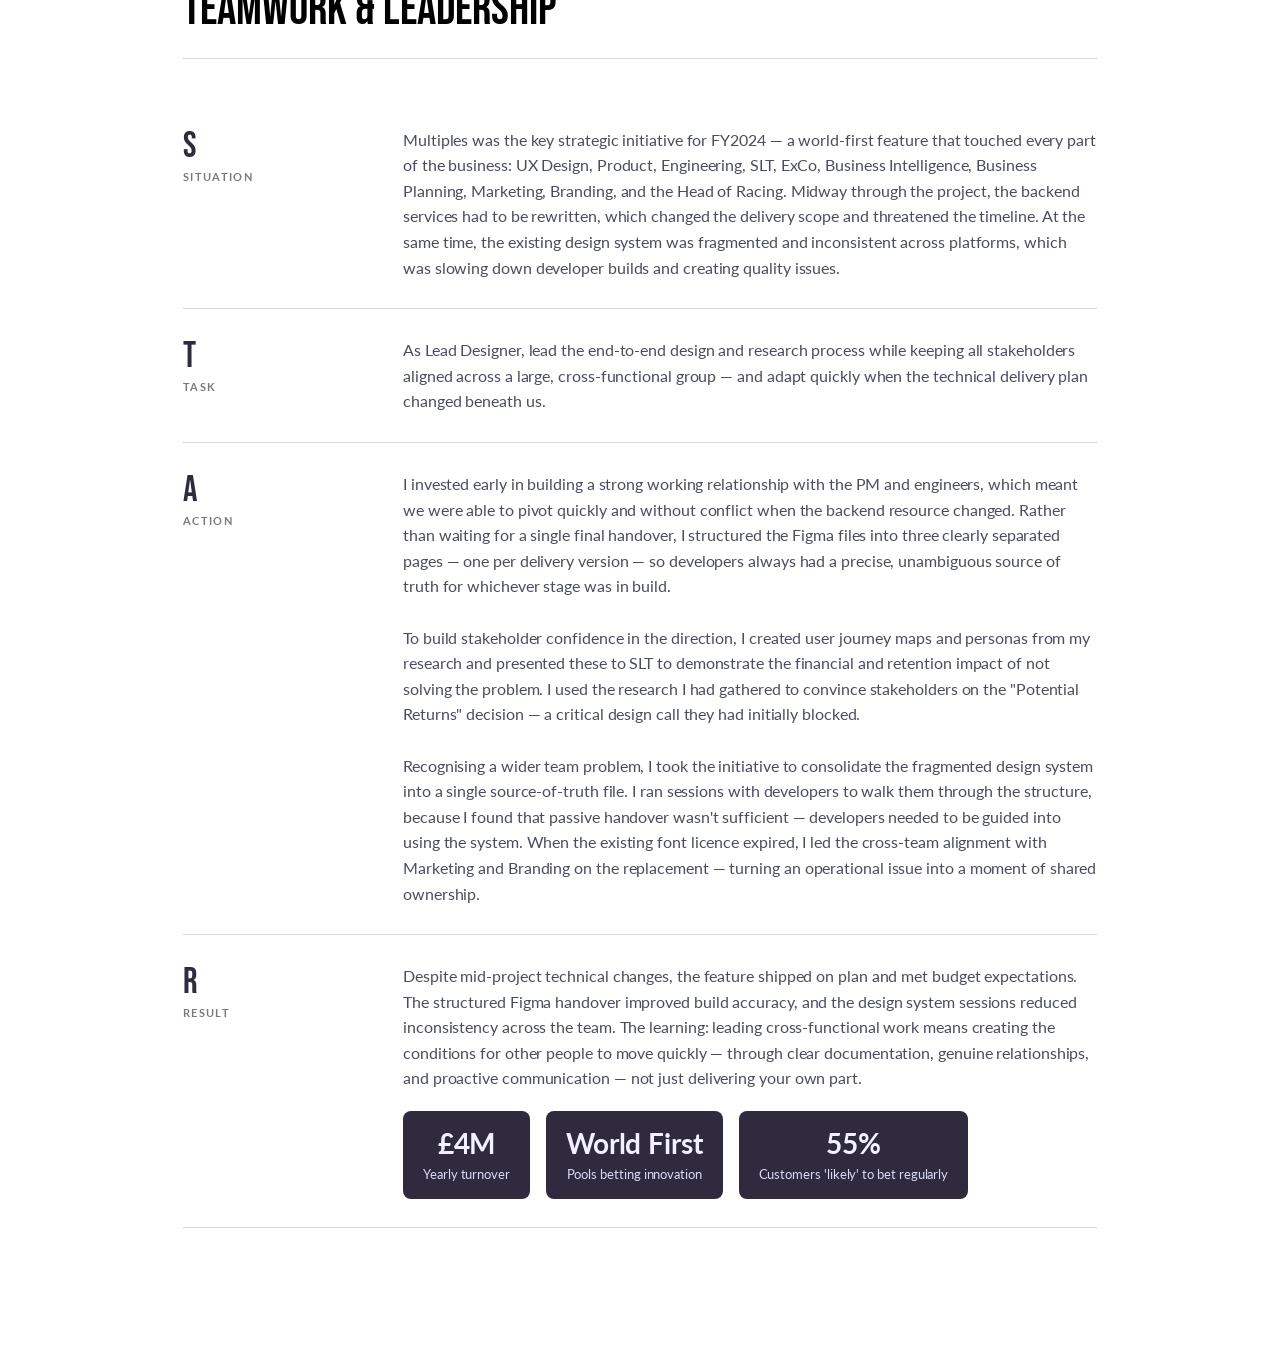
<file: competencies.html>
<!DOCTYPE html>
<html lang="en">
<head>
  <meta charset="UTF-8" />
  <meta name="viewport" content="width=device-width, initial-scale=1.0" />
  <title>Core Competencies – Andrew Gaskell</title>
  <link rel="preconnect" href="https://fonts.googleapis.com" />
  <link rel="preconnect" href="https://fonts.gstatic.com" crossorigin />
  <link
    href="https://fonts.googleapis.com/css2?family=Bebas+Neue&family=Lato:ital,wght@0,400;0,500;0,600;0,700;1,400&display=swap"
    rel="stylesheet"
  />
  <style>
    :root {
      --dark:           #302a3f;
      --text:           #4a4d5e;
      --text-secondary: #626567;
      --muted:          #7a7a7a;
      --surface:        #f7f9fc;
      --border:         #c7c7d0;
      --divider:        #d8d6e5;
      --black:          #090909;
      --accent:         #302a3f;
    }

    *, *::before, *::after {
      box-sizing: border-box;
      margin: 0;
      padding: 0;
    }

    html { scroll-behavior: smooth; }

    body {
      font-family: "Lato", sans-serif;
      background: #fff;
      color: var(--black);
      line-height: 1.5;
      -webkit-font-smoothing: antialiased;
      -moz-osx-font-smoothing: grayscale;
    }

    img { display: block; max-width: 100%; }
    a { color: inherit; }

    /* ---------- HEADER ---------- */
    .site-header {
      position: sticky;
      top: 0;
      z-index: 100;
      display: flex;
      align-items: center;
      justify-content: space-between;
      gap: 40px;
      padding: 24px 60px;
      background: rgba(255, 255, 255, 0.92);
      backdrop-filter: saturate(180%) blur(10px);
      -webkit-backdrop-filter: saturate(180%) blur(10px);
      border-bottom: 1px solid transparent;
      transition: border-color 0.2s ease, box-shadow 0.2s ease;
    }

    .site-header--scrolled {
      border-bottom-color: rgba(0, 0, 0, 0.06);
      box-shadow: 0 4px 20px rgba(0, 0, 0, 0.04);
    }

    .site-header__left {
      display: flex;
      align-items: center;
      gap: 24px;
    }

    .site-header__logo {
      font-family: "Bebas Neue", sans-serif;
      font-size: 24px;
      color: #000;
      text-decoration: none;
    }

    .site-header__links {
      display: flex;
      gap: 40px;
      align-items: center;
    }

    .header-link {
      display: inline-flex;
      align-items: center;
      gap: 12px;
      color: var(--dark);
      font-weight: 700;
      font-size: 13px;
      letter-spacing: -0.065px;
      text-decoration: none;
    }

    .header-link a {
      text-decoration: underline;
      color: var(--dark);
    }

    /* ---------- BUTTONS ---------- */
    .btn {
      display: inline-flex;
      align-items: center;
      gap: 8px;
      padding: 8px 12px;
      border-radius: 8px;
      font-size: 13px;
      font-weight: 600;
      letter-spacing: -0.065px;
      cursor: pointer;
      text-decoration: none;
      border: 1px solid transparent;
      font-family: "Lato", sans-serif;
      transition: background 0.2s ease, transform 0.1s ease;
    }

    .btn:hover { transform: translateY(-1px); }

    .btn--secondary {
      background: #fff;
      color: #000;
      border-color: var(--dark);
    }

    .btn--secondary:hover { background: #f1efee; }

    .btn svg { width: 20px; height: 20px; flex-shrink: 0; }
    .btn--back svg { transform: rotate(180deg); }

    /* ---------- BODY ---------- */
    .body-wrap {
      max-width: 954px;
      margin: 0 auto;
      padding: 60px 20px 140px;
      display: flex;
      flex-direction: column;
      gap: 100px;
    }

    /* ---------- PAGE INTRO ---------- */
    .page-intro {
      display: flex;
      flex-direction: column;
      gap: 24px;
      max-width: 680px;
    }

    .page-title {
      font-family: "Bebas Neue", sans-serif;
      font-weight: 400;
      font-size: 64px;
      line-height: 1;
      color: #000;
      text-transform: uppercase;
    }

    .page-lede {
      font-size: 20px;
      color: var(--text);
      line-height: 1.5;
      letter-spacing: -0.1px;
    }

    /* ---------- SKILL SECTION ---------- */
    .skill {
      display: flex;
      flex-direction: column;
      gap: 40px;
    }

    .skill__header {
      display: flex;
      flex-direction: column;
      gap: 10px;
      border-bottom: 1px solid var(--divider);
      padding-bottom: 24px;
    }

    .skill__source {
      font-size: 12px;
      font-weight: 700;
      text-transform: uppercase;
      letter-spacing: 0.14em;
      color: var(--muted);
    }

    .skill__title {
      font-family: "Bebas Neue", sans-serif;
      font-weight: 400;
      font-size: 48px;
      line-height: 1;
      color: #000;
      text-transform: uppercase;
    }

    /* ---------- STAR GRID ---------- */
    .star-grid {
      display: flex;
      flex-direction: column;
      gap: 0;
    }

    .star-item {
      display: flex;
      gap: 40px;
      align-items: flex-start;
      padding: 28px 0;
      border-bottom: 1px solid var(--divider);
    }

    .star-item:first-child {
      border-top: none;
    }

    .star-item__label {
      width: 180px;
      flex-shrink: 0;
      display: flex;
      flex-direction: column;
      gap: 4px;
      padding-top: 2px;
    }

    .star-item__letter {
      font-family: "Bebas Neue", sans-serif;
      font-size: 36px;
      font-weight: 400;
      color: var(--dark);
      line-height: 1;
    }

    .star-item__word {
      font-size: 11px;
      font-weight: 700;
      text-transform: uppercase;
      letter-spacing: 0.12em;
      color: var(--muted);
    }

    .star-item__body {
      flex: 1;
      font-size: 16px;
      color: var(--text);
      letter-spacing: -0.08px;
      line-height: 1.6;
    }

    .star-item__body strong {
      font-weight: 700;
      color: var(--black);
    }

    /* ---------- RESULT METRICS ---------- */
    .metrics {
      display: flex;
      gap: 16px;
      margin-top: 20px;
      flex-wrap: wrap;
    }

    .metric {
      background: var(--dark);
      border-radius: 8px;
      padding: 16px 20px;
      display: flex;
      flex-direction: column;
      gap: 4px;
      align-items: center;
      text-align: center;
      min-width: 120px;
    }

    .metric__number {
      color: #f1f1ff;
      font-size: 28px;
      font-weight: 700;
      letter-spacing: -0.14px;
      line-height: 1.2;
    }

    .metric__label {
      color: #d7daf5;
      font-size: 13px;
      letter-spacing: -0.065px;
      line-height: 1.4;
    }

    /* ---------- SKILL INDEX STRIP ---------- */
    .skill-index {
      display: grid;
      grid-template-columns: repeat(5, 1fr);
      gap: 12px;
      background: var(--surface);
      border-radius: 12px;
      padding: 20px;
    }

    .skill-index__item {
      display: flex;
      flex-direction: column;
      gap: 4px;
      align-items: center;
      text-align: center;
      text-decoration: none;
      padding: 12px 8px;
      border-radius: 8px;
      transition: background 0.15s ease;
    }

    .skill-index__item:hover {
      background: rgba(48, 42, 63, 0.06);
    }

    .skill-index__num {
      font-family: "Bebas Neue", sans-serif;
      font-size: 28px;
      color: var(--dark);
      line-height: 1;
    }

    .skill-index__label {
      font-size: 12px;
      font-weight: 700;
      text-transform: uppercase;
      letter-spacing: 0.08em;
      color: var(--text-secondary);
    }

    /* ---------- SURVEY LINK ---------- */
    .survey-link {
      display: inline-flex;
      align-items: center;
      gap: 6px;
      font-size: 14px;
      font-weight: 700;
      color: var(--dark);
      text-decoration: underline;
      letter-spacing: -0.07px;
      transition: color 0.15s ease;
    }

    .survey-link:hover { color: #000; }

    /* ---------- DIVIDER ---------- */
    .section-divider {
      width: 100%;
      height: 1px;
      background: var(--divider);
    }

    /* ---------- RESPONSIVE ---------- */
    @media (max-width: 900px) {
      .site-header {
        padding: 16px 20px;
        flex-wrap: wrap;
        gap: 16px;
      }

      .site-header__links {
        gap: 16px;
        flex-wrap: wrap;
      }

      .body-wrap {
        padding: 48px 20px 80px;
        gap: 72px;
      }

      .page-title { font-size: 44px; }
      .page-lede { font-size: 17px; }
      .skill__title { font-size: 36px; }

      .star-item {
        flex-direction: column;
        gap: 12px;
      }

      .star-item__label {
        width: 100%;
        flex-direction: row;
        align-items: baseline;
        gap: 10px;
      }

      .skill-index {
        grid-template-columns: repeat(3, 1fr);
      }
    }

    @media (max-width: 540px) {
      .skill-index {
        grid-template-columns: 1fr 1fr;
      }
    }
  </style>
</head>
<body>

  <!-- HEADER -->
  <header class="site-header">
    <div class="site-header__left">
      <a class="btn btn--secondary btn--back" href="index.html">
        <svg viewBox="0 0 20 20" fill="none" aria-hidden="true">
          <path d="M7.5 5l5 5-5 5" stroke="#302a3f" stroke-width="1.6" stroke-linecap="round" stroke-linejoin="round" />
        </svg>
        Back
      </a>
      <a class="site-header__logo" href="index.html">Andrew Gaskell</a>
    </div>

    <div class="site-header__links">
      <a class="header-link" href="mailto:andygaskell10@outlook.com">
        <svg width="20" height="18" viewBox="0 0 20 18" fill="none" aria-hidden="true">
          <rect x="1" y="2" width="18" height="14" rx="2" stroke="#302a3f" stroke-width="1.5" />
          <path d="M2 3.5l8 6.5 8-6.5" stroke="#302a3f" stroke-width="1.5" fill="none" stroke-linecap="round" stroke-linejoin="round" />
        </svg>
        <span>andygaskell10@outlook.com</span>
      </a>

      <span class="header-link">
        <svg width="20" height="20" viewBox="0 0 20 20" fill="#302a3f" aria-hidden="true">
          <path d="M4.98 3.5A2.49 2.49 0 002.5 6a2.5 2.5 0 105 0 2.49 2.49 0 00-2.52-2.5zM3 8.5h4v10H3v-10zM9 8.5h3.8v1.37h.05c.53-1 1.83-2.07 3.77-2.07 4.03 0 4.78 2.65 4.78 6.1v5.1h-4v-4.52c0-1.08-.02-2.47-1.5-2.47-1.5 0-1.73 1.17-1.73 2.39v4.6h-4V8.5z"/>
        </svg>
        <a
          href="https://www.linkedin.com/in/andrew-gaskell-4092a5191?utm_source=share&utm_campaign=share_via&utm_content=profile&utm_medium=ios_app"
          target="_blank"
          rel="noopener"
        >LinkedIn profile</a>
      </span>
    </div>
  </header>

  <main class="body-wrap">

    <!-- PAGE INTRO -->
    <section class="page-intro">
      <h1 class="page-title">Core Competencies</h1>
      <p class="page-lede">
        Five examples of how I've demonstrated Communication, Problem Solving,
        Creativity, Mindset, and Teamwork &amp; Leadership — structured using
        the STAR technique and drawn from my work at the Tote.
      </p>
    </section>

    <!-- QUICK NAV -->
    <nav class="skill-index" aria-label="Jump to skill">
      <a class="skill-index__item" href="#communication">
        <span class="skill-index__num">01</span>
        <span class="skill-index__label">Communication</span>
      </a>
      <a class="skill-index__item" href="#problem-solving">
        <span class="skill-index__num">02</span>
        <span class="skill-index__label">Problem Solving</span>
      </a>
      <a class="skill-index__item" href="#creativity">
        <span class="skill-index__num">03</span>
        <span class="skill-index__label">Creativity</span>
      </a>
      <a class="skill-index__item" href="#mindset">
        <span class="skill-index__num">04</span>
        <span class="skill-index__label">Mindset</span>
      </a>
      <a class="skill-index__item" href="#teamwork">
        <span class="skill-index__num">05</span>
        <span class="skill-index__label">Teamwork &amp; Leadership</span>
      </a>
    </nav>

    <!-- ================================================ -->
    <!-- 01 — COMMUNICATION -->
    <!-- ================================================ -->
    <section class="skill" id="communication">
      <div class="skill__header">
        <p class="skill__source">01 — Case Study: Lock In Your Price</p>
        <h2 class="skill__title">Communication</h2>
      </div>

      <div class="star-grid">

        <div class="star-item">
          <div class="star-item__label">
            <span class="star-item__letter">S</span>
            <span class="star-item__word">Situation</span>
          </div>
          <p class="star-item__body">
            I was the Lead Designer on the strategic FY26 initiative: Lock In Your Price
            — offering customers a fixed price when they placed a bet, something that
            has never been offered before on a pools platform. Due to the importance
            of the initiative to the business, stakeholders across the organisation,
            including at C-suite level, were keen to have their input and be kept
            updated on design decisions and research findings.
          </p>
        </div>

        <div class="star-item">
          <div class="star-item__label">
            <span class="star-item__letter">T</span>
            <span class="star-item__word">Task</span>
          </div>
          <p class="star-item__body">
            Keep senior stakeholders meaningfully involved and informed throughout
            a complex, long-running project — without letting diary constraints
            slow down design decisions or block iteration.
          </p>
        </div>

        <div class="star-item">
          <div class="star-item__label">
            <span class="star-item__letter">A</span>
            <span class="star-item__word">Action</span>
          </div>
          <div class="star-item__body">
            <p style="margin-bottom: 20px;">
              I adapted my communication approach across three areas to meet
              stakeholders where they were, rather than expecting them to come to me.
            </p>

            <p style="font-weight: 700; margin-bottom: 8px;">1. Recorded design walkthroughs</p>
            <p style="margin-bottom: 16px;">
              During the ideation phase I needed design input from senior stakeholders,
              including C-suite, but finding time in their diaries was a persistent
              obstacle. My solution was to record short Loom walkthroughs of the
              designs, so stakeholders could review and comment in their own time
              without a meeting being the bottleneck.
            </p>

            <!-- LOOM EMBED -->
            <div style="position: relative; padding-bottom: 52.4%; height: 0; border-radius: 10px; overflow: hidden; margin-bottom: 24px; box-shadow: 0 4px 20px rgba(0,0,0,0.10);">
              <iframe src="https://www.loom.com/embed/6ae85e2193124cb4a8cd21ac96fd63b2"
                frameborder="0"
                webkitallowfullscreen mozallowfullscreen allowfullscreen
                style="position: absolute; top: 0; left: 0; width: 100%; height: 100%;">
              </iframe>
            </div>

            <p style="font-weight: 700; margin-bottom: 8px;">2. Internal surveys &amp; Lunch &amp; Learn</p>
            <p style="margin-bottom: 24px;">
              To gather broader feedback on designs and build buy-in from across the
              business, I created internal surveys distributed to stakeholders and
              presented during a Lunch &amp; Learn session. From experience, stakeholders
              give more insightful feedback when they have a prototype in their hands
              rather than passively viewing static images in Figma or a slide deck —
              so the surveys were designed around interactive prototypes where possible.
            </p>

            <!-- SURVEY IMAGES -->
            <div style="display: flex; gap: 16px; margin-bottom: 24px;">
              <img
                src="images/survey-feedback-q6.png"
                alt="Survey question 6 – suggestions to improve the experience"
                style="flex: 1; min-width: 0; border-radius: 8px; border: 1px solid var(--divider); object-fit: cover;"
              />
              <img
                src="images/survey-feedback-q14.png"
                alt="Survey question 14 – prototype preference reasoning"
                style="flex: 1; min-width: 0; border-radius: 8px; border: 1px solid var(--divider); object-fit: cover;"
              />
            </div>

            <p style="font-weight: 700; margin-bottom: 8px;">3. Evolving how I played back research</p>
            <p>
              I presented comprehensive user research from customer interviews
              conducted on a working prototype. Early playbacks relied on a
              PowerPoint with video clips embedded — effective but dense. Over the
              course of the project I evolved this approach, using Claude to build
              a dedicated research summary webpage. The result was that headline
              findings became far more digestible for senior stakeholders, who
              subsequently asked to use the presentation when reporting back
              to the board.
            </p>
            <p style="margin-top: 12px;">
              <a href="survey-feedback/tote_ux_survey_analysis.html" target="_blank" class="survey-link">
                View research summary →
              </a>
            </p>
          </div>
        </div>

        <div class="star-item">
          <div class="star-item__label">
            <span class="star-item__letter">R</span>
            <span class="star-item__word">Result</span>
          </div>
          <div class="star-item__body">
            <p>
              The biggest result of my approach to communication was creating an
              environment where feedback was consistently attainable, despite senior
              stakeholders' competing responsibilities. Ideas flowed quickly, which
              meant designs could be validated and iterated on without being blocked
              by calendar availability. Senior stakeholders adopted the research
              presentation format for their board reporting — a signal that the
              communication had moved from informative to genuinely useful.
            </p>
          </div>
        </div>

      </div>
    </section>

    <!-- ================================================ -->
    <!-- 02 — PROBLEM SOLVING -->
    <!-- ================================================ -->
    <section class="skill" id="problem-solving">
      <div class="skill__header">
        <p class="skill__source">02 — Case Study: Navigation</p>
        <h2 class="skill__title">Problem Solving</h2>
      </div>

      <div class="star-grid">

        <div class="star-item">
          <div class="star-item__label">
            <span class="star-item__letter">S</span>
            <span class="star-item__word">Situation</span>
          </div>
          <p class="star-item__body">
            Quarterly surveys were flagging navigation as a persistent pain point.
            When I dug into the data and interview clips from other projects, I
            found the root cause: clicking a single-leg bet type (Win/Place) in the
            dropdown automatically navigated customers to the <em>next chronological
            race</em>, including international meetings. Customers who primarily bet
            on domestic racing were regularly landing on races they had no interest
            in — a frustrating, disorienting experience. The complication was that
            the Tote sportsbook is a third-party integration, which limited what
            could be done with the navigation structure.
          </p>
        </div>

        <div class="star-item">
          <div class="star-item__label">
            <span class="star-item__letter">T</span>
            <span class="star-item__word">Task</span>
          </div>
          <p class="star-item__body">
            Design a new navigation experience that gave customers control over
            where they landed, increase visibility of key areas like the sportsbook,
            and validate the solution with data — all within the constraints of the
            third-party integration.
          </p>
        </div>

        <div class="star-item">
          <div class="star-item__label">
            <span class="star-item__letter">A</span>
            <span class="star-item__word">Action</span>
          </div>
          <p class="star-item__body">
            I used competitor analysis to identify that left-hand navigation panels
            were industry standard and that competitors expected customers to navigate
            to specific races via racecards — not through a bet-type dropdown. This
            gave me the rationale to <strong>remove the problematic Win/Place
            bet type from the dropdown entirely</strong>, resolving the root cause of
            the wrong-landing issue in a single decision.<br /><br />
            For the third-party sportsbook problem, I reframed it as an opportunity:
            rather than trying to integrate the sportsbook natively, I proposed
            surfacing CMS-managed links to featured sports events in the left panel.
            I collaborated with the Operations team on the content strategy
            (football and in-play as permanent fixtures with flexibility to add
            events) and worked with BI to build an A/B test using LaunchDarkly,
            comparing active win bettors against a control group before full rollout.
          </p>
        </div>

        <div class="star-item">
          <div class="star-item__label">
            <span class="star-item__letter">R</span>
            <span class="star-item__word">Result</span>
          </div>
          <div class="star-item__body">
            <p>
              The A/B test showed a 6.48% uplift in bet conversion with no adverse
              impact on bet volume, giving us confidence to roll out fully. The left
              panel also unlocked a scalable operations capability that continues to
              drive traffic. The learning: finding the root cause of a problem — rather
              than designing around the symptom — produced a simpler, more impactful
              solution than expected.
            </p>
            <div class="metrics">
              <div class="metric">
                <span class="metric__number">1.6M</span>
                <span class="metric__label">Events in 6 months</span>
              </div>
              <div class="metric">
                <span class="metric__number">8%</span>
                <span class="metric__label">Increase in win conversion</span>
              </div>
              <div class="metric">
                <span class="metric__number">7.3%</span>
                <span class="metric__label">Increase in football impressions</span>
              </div>
            </div>
          </div>
        </div>

      </div>
    </section>

    <!-- ================================================ -->
    <!-- 03 — CREATIVITY -->
    <!-- ================================================ -->
    <section class="skill" id="creativity">
      <div class="skill__header">
        <p class="skill__source">03 — Case Study: Multiples</p>
        <h2 class="skill__title">Creativity</h2>
      </div>

      <div class="star-grid">

        <div class="star-item">
          <div class="star-item__label">
            <span class="star-item__letter">S</span>
            <span class="star-item__word">Situation</span>
          </div>
          <p class="star-item__body">
            Customers wanted to place multiples bets (doubles, trebles, four-folds)
            on the Tote, but pools betting has a fundamental constraint that no
            operator in the world had solved: <strong>the combined price cannot be
            calculated upfront</strong>. In fixed-odds betting the return is locked
            the moment you bet. In pools betting the dividend fluctuates with the
            size of the pool right up until the race goes off. Every other pools
            provider globally — including TAB in Australia and PMU in France — had
            simply not offered multiples as a result.
          </p>
        </div>

        <div class="star-item">
          <div class="star-item__label">
            <span class="star-item__letter">T</span>
            <span class="star-item__word">Task</span>
          </div>
          <p class="star-item__body">
            Design a multiples experience that was compelling and transparent for
            customers, without the ability to guarantee a fixed return — a challenge
            that had never been designed for in pools betting before.
          </p>
        </div>

        <div class="star-item">
          <div class="star-item__label">
            <span class="star-item__letter">A</span>
            <span class="star-item__word">Action</span>
          </div>
          <p class="star-item__body">
            I invented a new concept for pools betting: <strong>Potential Returns</strong>
            — a live indicative value shown to the customer at bet placement, with
            language that communicated it was not a guaranteed figure. Crucially, I
            treated this not just as a label choice but as a hypothesis to test.
            Customer testing confirmed the wording worked exactly as intended.<br /><br />
            Alongside this, I redesigned the betslip from the ground up using a
            card-based layout. Previously, multiple selections and bet types were
            displayed in a flat, confusing list. The card format gave each bet a
            shared common region — making it immediately clear which stake, return,
            and bet type belonged together, regardless of how many selections a
            customer added.<br /><br />
            When the typography licence for the Tote's existing font expired mid-project,
            I used the moment creatively: researching accessible, cost-effective Google
            Fonts and aligning marketing and branding on the new choice, turning an
            operational problem into a design system improvement.
          </p>
        </div>

        <div class="star-item">
          <div class="star-item__label">
            <span class="star-item__letter">R</span>
            <span class="star-item__word">Result</span>
          </div>
          <div class="star-item__body">
            <p>
              The UK Tote became the only pools betting operator in the world to offer
              multiples win bets. The redesigned betslip solved the cognitive overload
              of the previous layout while introducing a returns concept that is itself
              an innovation in pools betting globally. The initiative met budget
              expectations in its first year.
            </p>
            <div class="metrics">
              <div class="metric">
                <span class="metric__number">£4M</span>
                <span class="metric__label">Yearly turnover</span>
              </div>
              <div class="metric">
                <span class="metric__number">World First</span>
                <span class="metric__label">Pools betting innovation</span>
              </div>
            </div>
          </div>
        </div>

      </div>
    </section>

    <!-- ================================================ -->
    <!-- 04 — MINDSET -->
    <!-- ================================================ -->
    <section class="skill" id="mindset">
      <div class="skill__header">
        <p class="skill__source">04 — Case Study: Exotic Cross-Sell</p>
        <h2 class="skill__title">Mindset</h2>
      </div>

      <div class="star-grid">

        <div class="star-item">
          <div class="star-item__label">
            <span class="star-item__letter">S</span>
            <span class="star-item__word">Situation</span>
          </div>
          <p class="star-item__body">
            Research — gathered from surveys, interviews, and competitor analysis —
            identified that customers weren't placing exacta and trifecta bets on
            the Tote, not because they didn't want to, but because they didn't know
            those products existed. The Tote's naming conventions (exacta, trifecta)
            differed from industry-standard terms (forecast, tricast), creating an
            invisible barrier. The ideal solution included surfacing live "will-pay"
            values to demonstrate the value proposition — but the backend resource
            to support this wasn't available within the project timeline.
          </p>
        </div>

        <div class="star-item">
          <div class="star-item__label">
            <span class="star-item__letter">T</span>
            <span class="star-item__word">Task</span>
          </div>
          <p class="star-item__body">
            Deliver a meaningful increase in exacta and trifecta bets despite the
            technical constraint — without stalling or waiting for the full ideal
            solution to become available.
          </p>
        </div>

        <div class="star-item">
          <div class="star-item__label">
            <span class="star-item__letter">A</span>
            <span class="star-item__word">Action</span>
          </div>
          <p class="star-item__body">
            Rather than treating the resource constraint as a blocker, I reframed
            the problem: the data showed that awareness and education were the
            primary barriers — not the absence of will-pay data. I worked closely
            with engineering to split the initiative into two phased deliverables,
            prioritising the cross-sell component that addressed the highest-impact
            issues immediately.<br /><br />
            I also adapted the design itself to work within constraints. The original
            plan required Ops to manually curate horse combinations — which needed
            resource that wasn't available. I redesigned the logic to automate
            selection based on the top of the market, removing the dependency
            without compromising the customer experience.<br /><br />
            To validate the approach before full rollout, I conducted usability
            testing through Usertesting.com and internal sessions, and built a
            business case with the PM that I presented to SLT to secure buy-in.
            I also ran an A/B test to ensure the new component wouldn't cannibalise
            win bet volume.
          </p>
        </div>

        <div class="star-item">
          <div class="star-item__label">
            <span class="star-item__letter">R</span>
            <span class="star-item__word">Result</span>
          </div>
          <div class="star-item__body">
            <p>
              The A/B test showed no adverse impact on win bets, and an uplift in
              exacta volume. By shipping a constrained but impactful version quickly,
              I created measurable business value and a proof of concept for future
              pre-populated bet features. The learning: a growth mindset means asking
              "what can we deliver now that genuinely helps?" rather than waiting for
              the perfect conditions.
            </p>
            <div class="metrics">
              <div class="metric">
                <span class="metric__number">8%</span>
                <span class="metric__label">Increase in exacta bets</span>
              </div>
              <div class="metric">
                <span class="metric__number">17%</span>
                <span class="metric__label">Of exacta bets via the new component</span>
              </div>
            </div>
          </div>
        </div>

      </div>
    </section>

    <!-- ================================================ -->
    <!-- 05 — TEAMWORK & LEADERSHIP -->
    <!-- ================================================ -->
    <section class="skill" id="teamwork">
      <div class="skill__header">
        <p class="skill__source">05 — Case Study: Multiples</p>
        <h2 class="skill__title">Teamwork &amp; Leadership</h2>
      </div>

      <div class="star-grid">

        <div class="star-item">
          <div class="star-item__label">
            <span class="star-item__letter">S</span>
            <span class="star-item__word">Situation</span>
          </div>
          <p class="star-item__body">
            Multiples was the key strategic initiative for FY2024 — a world-first
            feature that touched every part of the business: UX Design, Product,
            Engineering, SLT, ExCo, Business Intelligence, Business Planning,
            Marketing, Branding, and the Head of Racing. Midway through the project,
            the backend services had to be rewritten, which changed the delivery
            scope and threatened the timeline. At the same time, the existing design
            system was fragmented and inconsistent across platforms, which was slowing
            down developer builds and creating quality issues.
          </p>
        </div>

        <div class="star-item">
          <div class="star-item__label">
            <span class="star-item__letter">T</span>
            <span class="star-item__word">Task</span>
          </div>
          <p class="star-item__body">
            As Lead Designer, lead the end-to-end design and research process while
            keeping all stakeholders aligned across a large, cross-functional group
            — and adapt quickly when the technical delivery plan changed beneath us.
          </p>
        </div>

        <div class="star-item">
          <div class="star-item__label">
            <span class="star-item__letter">A</span>
            <span class="star-item__word">Action</span>
          </div>
          <p class="star-item__body">
            I invested early in building a strong working relationship with the PM
            and engineers, which meant we were able to pivot quickly and without
            conflict when the backend resource changed. Rather than waiting for a
            single final handover, I structured the Figma files into three clearly
            separated pages — one per delivery version — so developers always had
            a precise, unambiguous source of truth for whichever stage was in build.<br /><br />
            To build stakeholder confidence in the direction, I created user journey
            maps and personas from my research and presented these to SLT to
            demonstrate the financial and retention impact of not solving the
            problem. I used the research I had gathered to convince stakeholders on
            the "Potential Returns" decision — a critical design call they had
            initially blocked.<br /><br />
            Recognising a wider team problem, I took the initiative to consolidate
            the fragmented design system into a single source-of-truth file. I ran
            sessions with developers to walk them through the structure, because I
            found that passive handover wasn't sufficient — developers needed to be
            guided into using the system. When the existing font licence expired,
            I led the cross-team alignment with Marketing and Branding on the
            replacement — turning an operational issue into a moment of shared
            ownership.
          </p>
        </div>

        <div class="star-item">
          <div class="star-item__label">
            <span class="star-item__letter">R</span>
            <span class="star-item__word">Result</span>
          </div>
          <div class="star-item__body">
            <p>
              Despite mid-project technical changes, the feature shipped on plan and
              met budget expectations. The structured Figma handover improved build
              accuracy, and the design system sessions reduced inconsistency across
              the team. The learning: leading cross-functional work means creating
              the conditions for other people to move quickly — through clear
              documentation, genuine relationships, and proactive communication — not
              just delivering your own part.
            </p>
            <div class="metrics">
              <div class="metric">
                <span class="metric__number">£4M</span>
                <span class="metric__label">Yearly turnover</span>
              </div>
              <div class="metric">
                <span class="metric__number">World First</span>
                <span class="metric__label">Pools betting innovation</span>
              </div>
              <div class="metric">
                <span class="metric__number">55%</span>
                <span class="metric__label">Customers 'likely' to bet regularly</span>
              </div>
            </div>
          </div>
        </div>

      </div>
    </section>

  </main>

  <script>
    (function () {
      var header = document.querySelector('.site-header');
      if (!header) return;
      var toggle = function () {
        if (window.scrollY > 8) {
          header.classList.add('site-header--scrolled');
        } else {
          header.classList.remove('site-header--scrolled');
        }
      };
      toggle();
      window.addEventListener('scroll', toggle, { passive: true });
    })();
  </script>
</body>
</html>
</file>
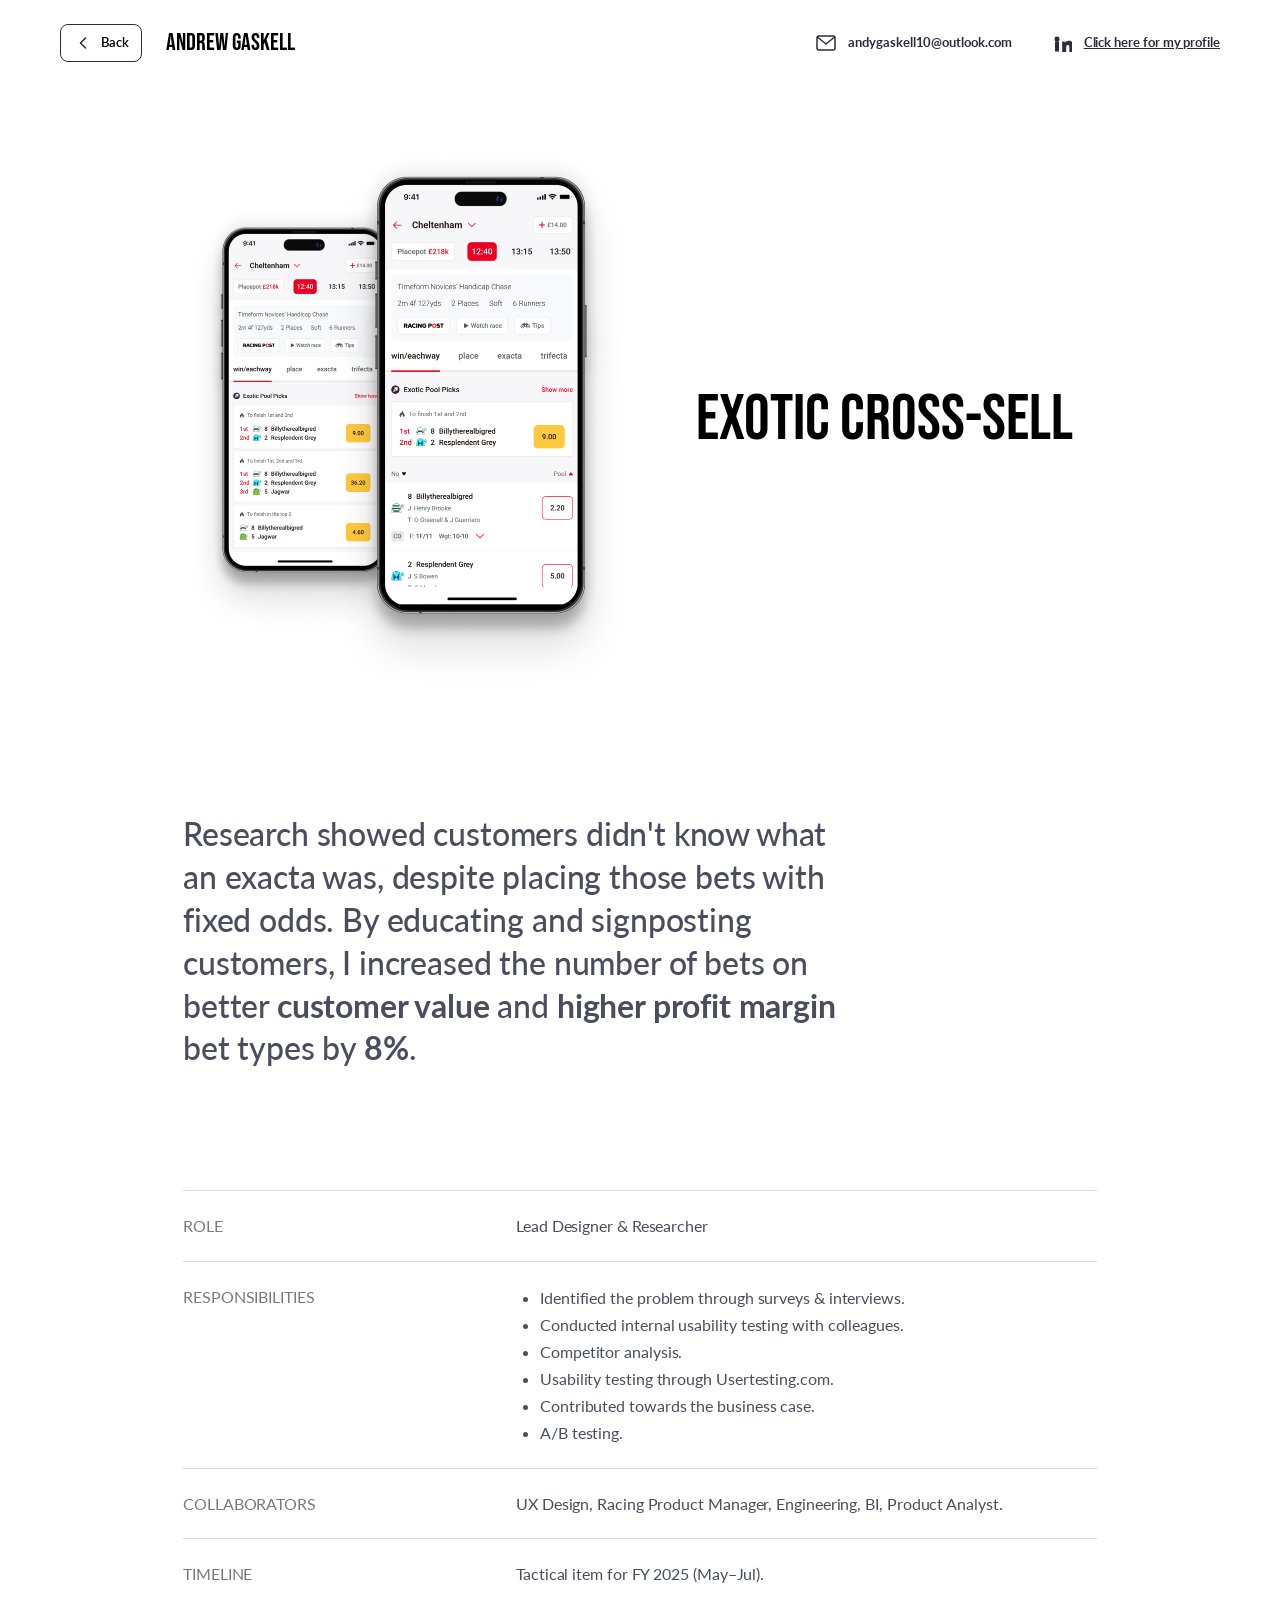
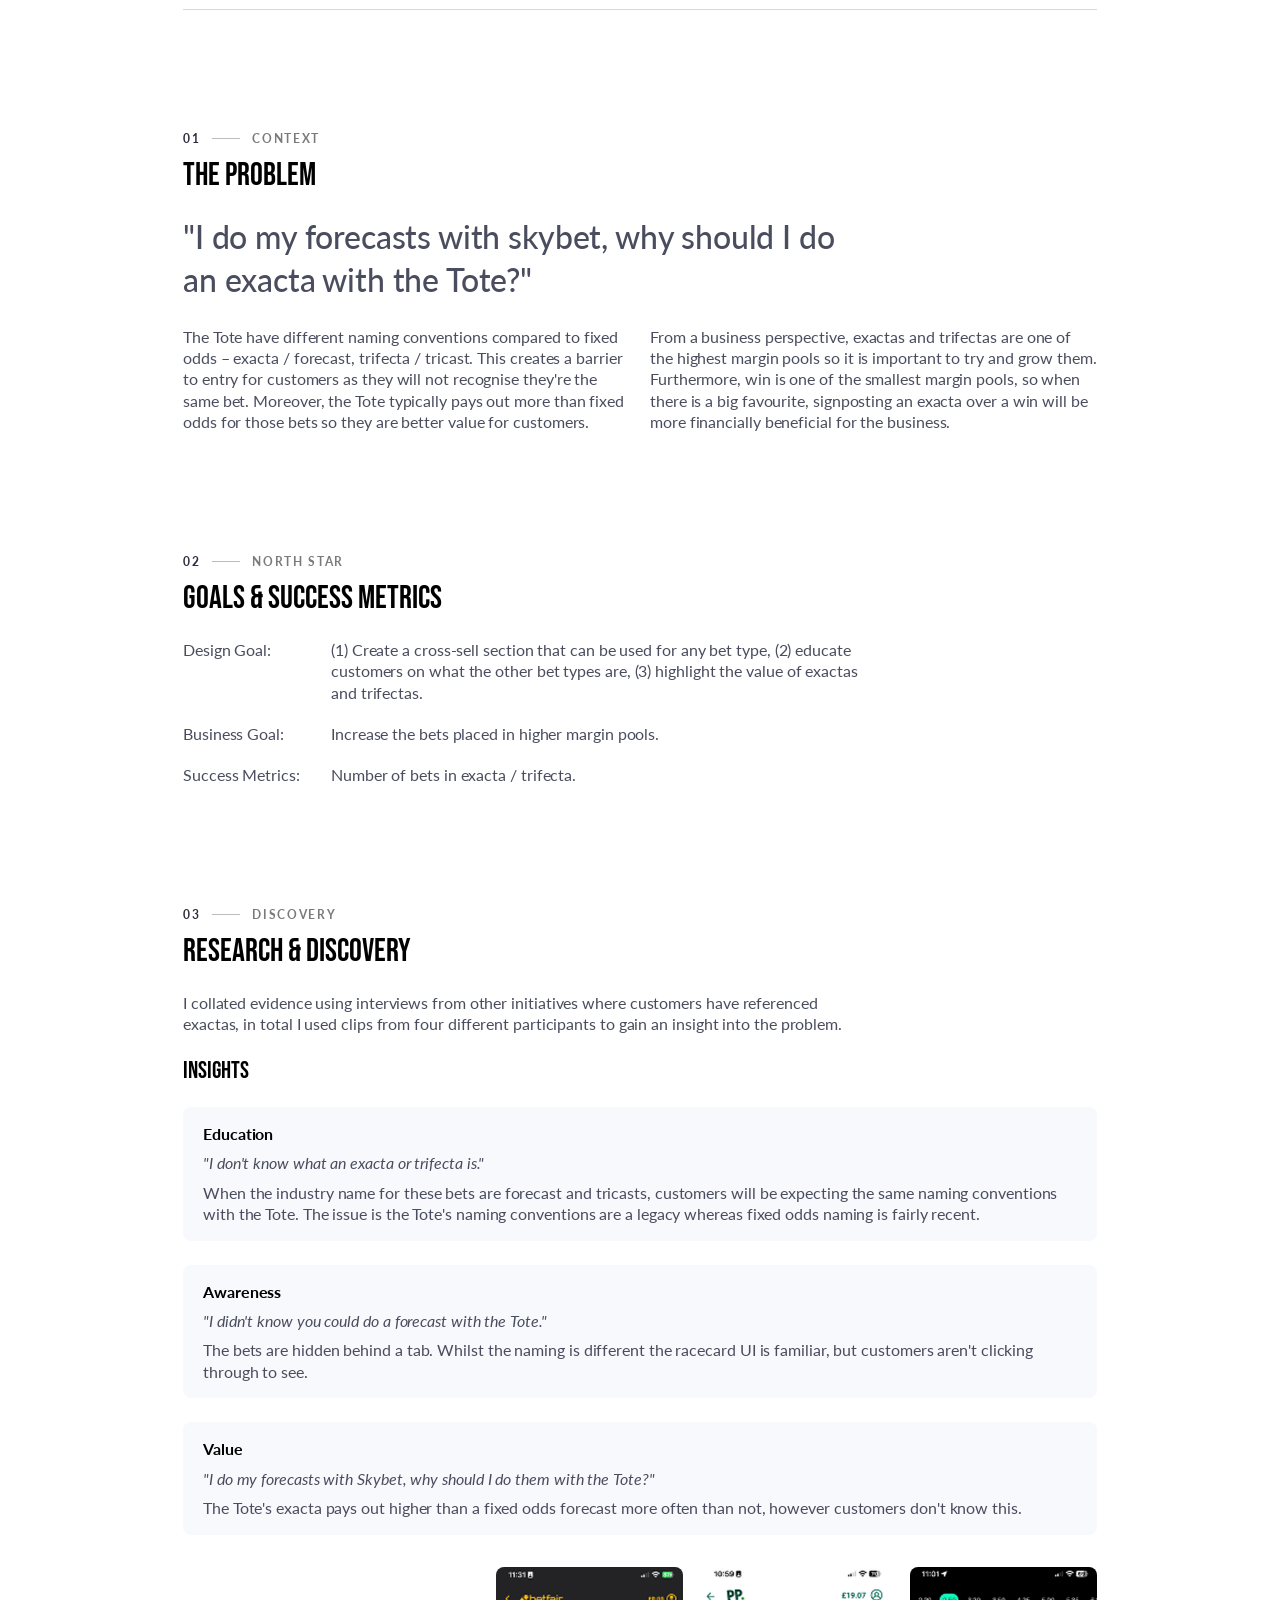
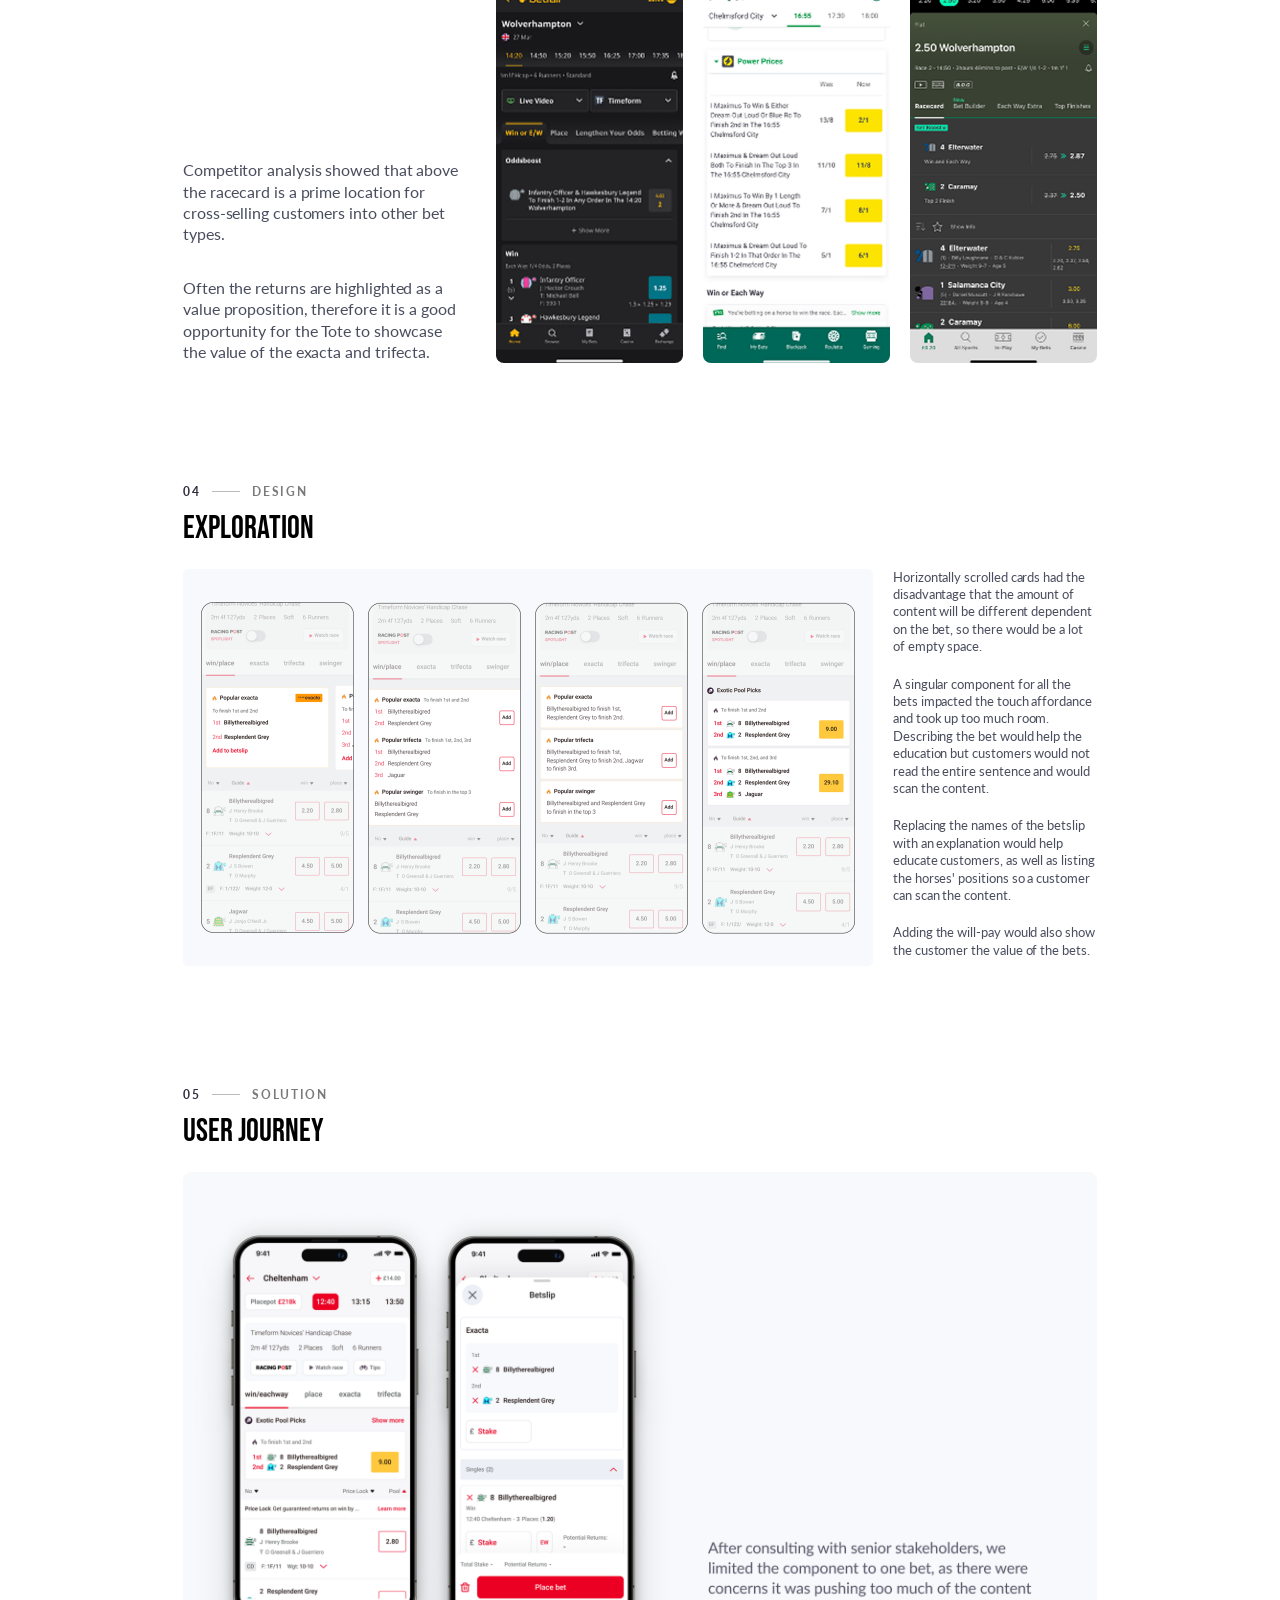
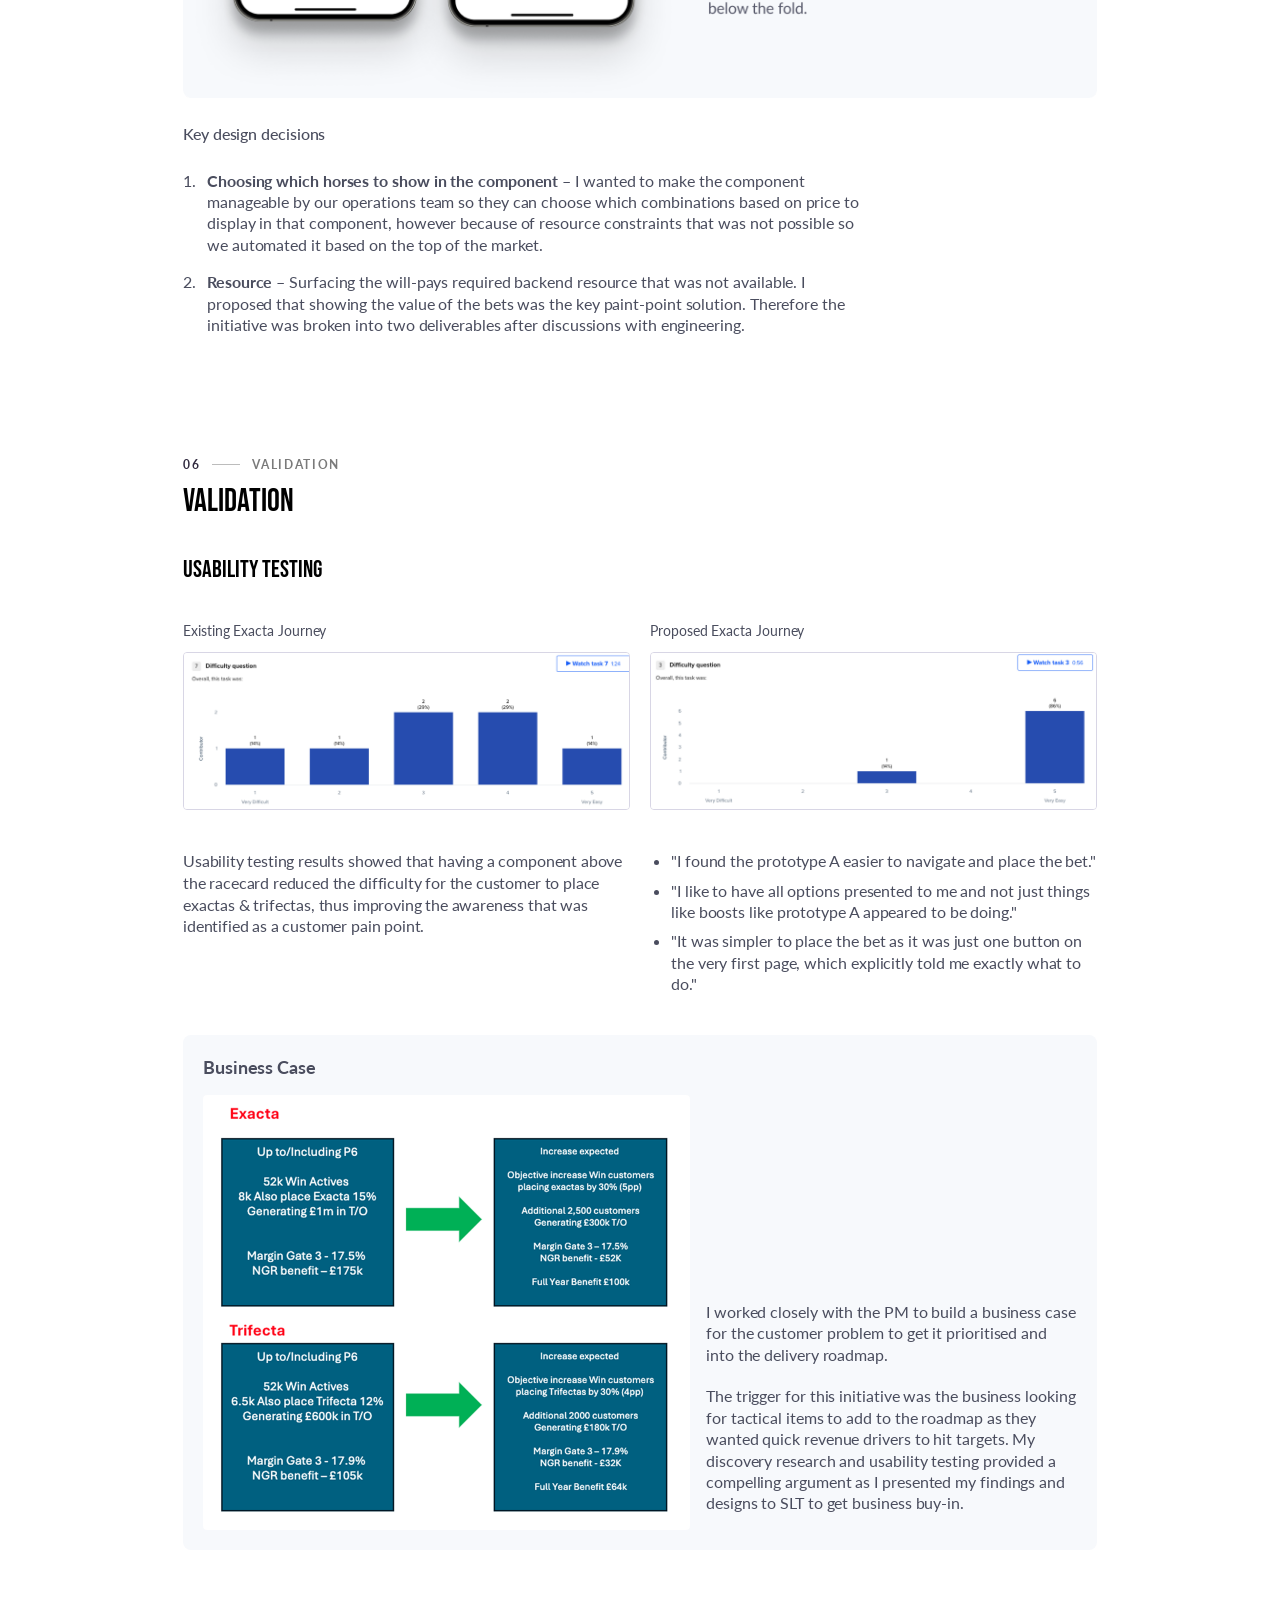
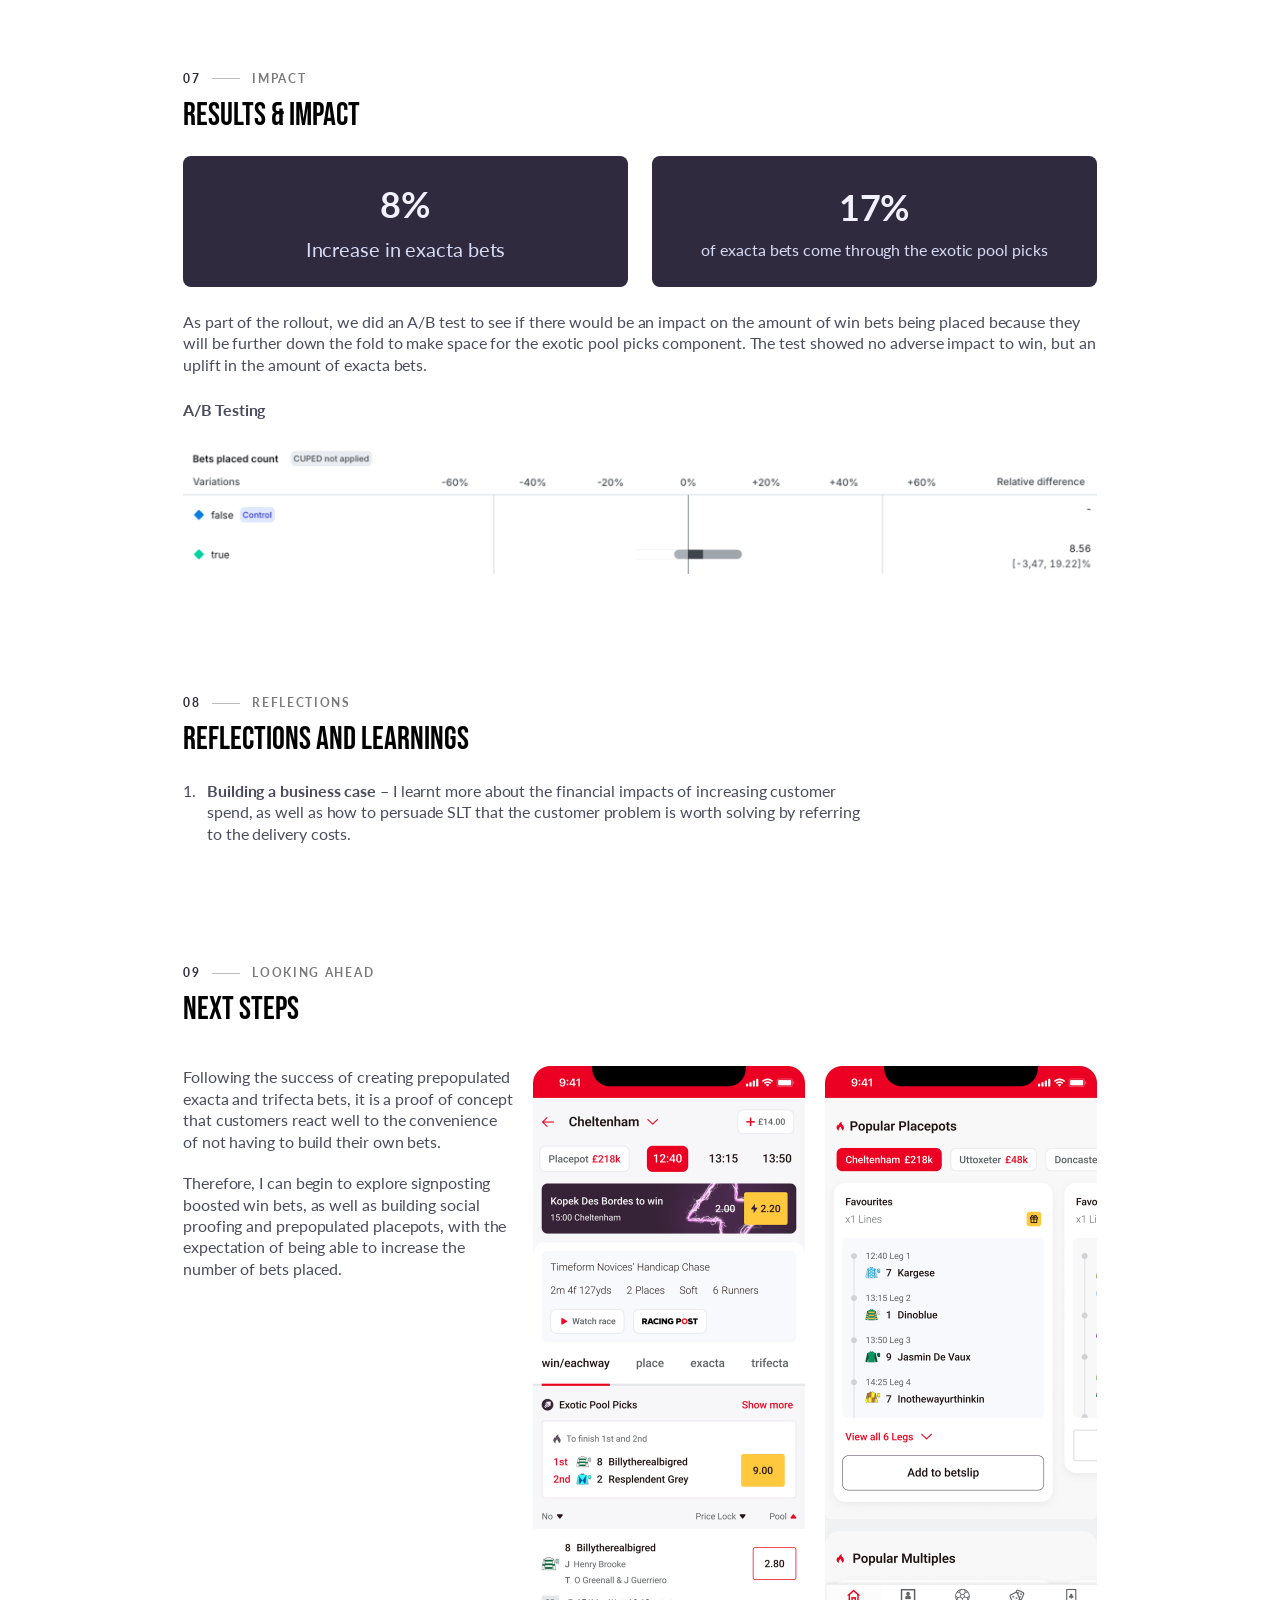
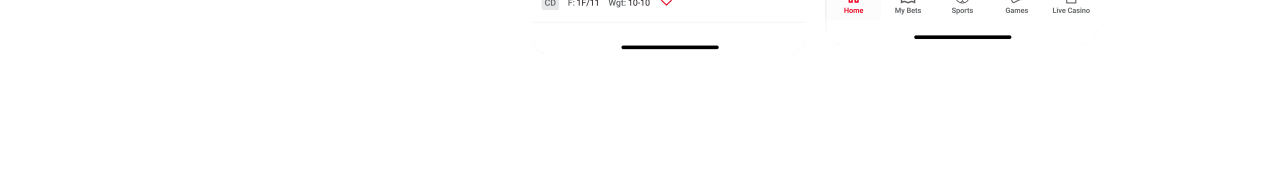
<file: exotic-cross-sell.html>
<!DOCTYPE html>
<html lang="en">
<head>
  <meta charset="UTF-8" />
  <meta name="viewport" content="width=device-width, initial-scale=1.0" />
  <title>Exotic Cross-Sell – Andrew Gaskell</title>
  <link rel="preconnect" href="https://fonts.googleapis.com" />
  <link rel="preconnect" href="https://fonts.gstatic.com" crossorigin />
  <link
    href="https://fonts.googleapis.com/css2?family=Bebas+Neue&family=Lato:wght@400;500;600;700&display=swap"
    rel="stylesheet"
  />
  <link rel="stylesheet" href="tokens.css" />
  <style>
    :root {
      --dark: #302a3f;
      --text: #4a4d5e;
      --text-secondary: #626567;
      --muted: #7a7a7a;
      --surface: #f7f9fc;
      --border: #c7c7d0;
      --divider: #d8d6e5;
      --black: #090909;
    }

    *,
    *::before,
    *::after {
      box-sizing: border-box;
      margin: 0;
      padding: 0;
    }

    html { scroll-behavior: smooth; }

    body {
      font-family: "Lato", sans-serif;
      background: #fff;
      color: var(--black);
      line-height: 1.5;
      -webkit-font-smoothing: antialiased;
      -moz-osx-font-smoothing: grayscale;
    }

    img { display: block; max-width: 100%; }
    a { color: inherit; }

    /* ---------- HEADER ---------- */
    .site-header {
      position: sticky;
      top: 0;
      z-index: 100;
      display: flex;
      align-items: center;
      justify-content: space-between;
      gap: 40px;
      padding: 24px 60px;
      background: rgba(255, 255, 255, 0.92);
      backdrop-filter: saturate(180%) blur(10px);
      -webkit-backdrop-filter: saturate(180%) blur(10px);
      border-bottom: 1px solid transparent;
      transition: border-color 0.2s ease, box-shadow 0.2s ease;
    }

    .site-header--scrolled {
      border-bottom-color: rgba(0, 0, 0, 0.06);
      box-shadow: 0 4px 20px rgba(0, 0, 0, 0.04);
    }

    .site-header__left {
      display: flex;
      align-items: center;
      gap: 24px;
    }

    .site-header__logo {
      font-family: "Bebas Neue", sans-serif;
      font-size: 24px;
      color: #000;
      text-decoration: none;
    }

    .site-header__links {
      display: flex;
      gap: 40px;
      align-items: center;
    }

    .header-link {
      display: inline-flex;
      align-items: center;
      gap: 12px;
      color: var(--dark);
      font-weight: 700;
      font-size: 13px;
      letter-spacing: -0.065px;
      text-decoration: none;
    }

    .header-link a,
    .header-link span.underline {
      text-decoration: underline;
      color: var(--dark);
    }

    /* ---------- BUTTONS ---------- */
    .btn {
      display: inline-flex;
      align-items: center;
      gap: 8px;
      padding: 8px 12px;
      border-radius: 8px;
      font-size: 13px;
      font-weight: 600;
      letter-spacing: -0.065px;
      cursor: pointer;
      text-decoration: none;
      border: 1px solid transparent;
      font-family: "Lato", sans-serif;
      transition: background 0.2s ease, transform 0.1s ease;
    }

    .btn:hover { transform: translateY(-1px); }

    .btn--secondary {
      background: #fff;
      color: #000;
      border-color: var(--dark);
    }

    .btn--secondary:hover { background: #f1efee; }

    .btn svg { width: 20px; height: 20px; flex-shrink: 0; }
    .btn--back svg { transform: rotate(180deg); }

    /* ---------- BODY ---------- */
    .body-wrap {
      max-width: 954px;
      margin: 0 auto;
      padding: 60px 20px 140px;
      display: flex;
      flex-direction: column;
      gap: 120px;
    }

    /* ---------- HERO ---------- */
    .hero {
      display: flex;
      align-items: center;
      gap: 61px;
      min-height: 312px;
    }

    .hero__media {
      position: relative;
      width: 452px;
      height: 546px;
      flex-shrink: 0;
    }

    .hero__media img {
      position: absolute;
      object-fit: cover;
    }

    .hero__media .img-back {
      left: 0;
      top: 57px;
      width: 243px;
      height: 431px;
    }

    .hero__media .img-front {
      left: 144px;
      top: 0;
      width: 308px;
      height: 546px;
    }

    .hero__title {
      font-family: "Bebas Neue", sans-serif;
      font-size: 64px;
      color: #000;
      font-weight: 400;
      line-height: 1;
      text-transform: uppercase;
      max-width: 409px;
    }

    /* ---------- LEAD / BIG PARAGRAPH ---------- */
    .lede {
      font-size: 32px;
      font-weight: 500;
      color: var(--text);
      letter-spacing: -0.16px;
      line-height: 1.34;
    }

    .lede strong { font-weight: 700; }

    /* ---------- INFO TABLE ---------- */
    .info-table {
      display: flex;
      flex-direction: column;
      border-top: 1px solid var(--divider);
    }

    .info-row {
      display: flex;
      gap: 123px;
      align-items: flex-start;
      padding: 24px 0;
      border-bottom: 1px solid var(--divider);
      font-size: 16px;
      letter-spacing: -0.08px;
      line-height: 1.34;
    }

    .info-row__label {
      width: 210px;
      color: var(--muted);
      flex-shrink: 0;
    }

    .info-row__value {
      color: var(--text);
      flex: 1;
    }

    .info-row__value ul {
      list-style: disc;
      padding-left: 24px;
      display: flex;
      flex-direction: column;
      gap: 4px;
    }

    .info-row__value ul li {
      line-height: 1.44;
    }

    /* ---------- SECTION BLOCK ---------- */
    .section-block {
      display: flex;
      flex-direction: column;
      gap: 24px;
    }

    .section-block--lg { gap: 40px; }

    .section-title {
      font-family: "Bebas Neue", sans-serif;
      font-weight: 400;
      font-size: 32px;
      color: #000;
      text-transform: uppercase;
      line-height: 1;
    }

    /* ---------- PROSE WIDTH CONSTRAINT ---------- */
    .prose { max-width: 680px; }

    /* ---------- SECTION EYEBROW (01 — CONTEXT) ---------- */
    .section-head {
      display: flex;
      flex-direction: column;
      gap: 12px;
    }

    .section-eyebrow {
      display: inline-flex;
      align-items: center;
      gap: 12px;
      font-family: "Lato", sans-serif;
      font-size: 12px;
      font-weight: 700;
      color: var(--muted);
      text-transform: uppercase;
      letter-spacing: 0.14em;
    }

    .section-eyebrow__num {
      color: var(--dark);
      font-weight: 700;
    }

    .section-eyebrow__rule {
      display: inline-block;
      width: 28px;
      height: 1px;
      background: currentColor;
      opacity: 0.5;
    }

    .section-subtitle {
      font-family: "Bebas Neue", sans-serif;
      font-weight: 400;
      font-size: 24px;
      color: #000;
      text-transform: uppercase;
      line-height: 1;
    }

    .pull-quote {
      font-size: 32px;
      font-weight: 500;
      color: var(--text);
      letter-spacing: -0.16px;
      line-height: 1.34;
    }

    .two-col {
      display: flex;
      gap: 20px;
      align-items: flex-start;
    }

    .two-col > * {
      flex: 1;
      font-size: 16px;
      color: var(--text);
      letter-spacing: -0.08px;
      line-height: 1.34;
    }

    /* ---------- GOALS ---------- */
    .goals {
      display: flex;
      flex-direction: column;
      gap: 20px;
      font-size: 16px;
      color: var(--text);
      letter-spacing: -0.08px;
      line-height: 1.34;
    }

    .goals__row {
      display: flex;
      gap: 20px;
      align-items: flex-start;
    }

    .goals__label {
      width: 128px;
      flex-shrink: 0;
    }

    .goals__value { flex: 1; }

    /* ---------- DECISIONS / NUMBERED LISTS ---------- */
    .decisions {
      display: flex;
      flex-direction: column;
      gap: 16px;
      counter-reset: decisions;
      font-size: 16px;
      color: var(--text);
      letter-spacing: -0.08px;
      line-height: 1.34;
      list-style: none;
      padding-left: 0;
    }

    .decisions__item {
      padding-left: 24px;
      position: relative;
    }

    .decisions__item::before {
      counter-increment: decisions;
      content: counter(decisions) ".";
      position: absolute;
      left: 0;
      top: 0;
    }

    /* ---------- INSIGHT CARD ---------- */
    .insight-card {
      background: var(--surface);
      border-radius: 8px;
      padding: 16px 20px;
      display: flex;
      flex-direction: column;
      gap: 8px;
      font-size: 16px;
      letter-spacing: -0.08px;
      line-height: 1.34;
    }

    .insight-card__title {
      color: #000;
      font-weight: 700;
    }

    .insight-card__quote {
      color: var(--text);
      font-style: italic;
    }

    .insight-card__body { color: var(--text); }

    /* ---------- COMPETITOR ANALYSIS ---------- */
    .competitor-row {
      display: flex;
      gap: 32px;
      align-items: flex-end;
    }

    .competitor-row__copy {
      flex: 1;
      min-width: 0;
      display: flex;
      flex-direction: column;
      gap: 32px;
      font-size: 16px;
      color: var(--text);
      letter-spacing: -0.08px;
      line-height: 1.34;
    }

    .competitor-row__images {
      display: flex;
      gap: 20px;
      width: 601px;
      height: 396px;
      flex-shrink: 0;
    }

    .competitor-row__images img {
      flex: 1;
      min-width: 0;
      border-radius: 8px;
      object-fit: cover;
      height: 100%;
    }

    /* ---------- EXPLORATION ---------- */
    .exploration-body {
      display: flex;
      gap: 20px;
      align-items: flex-start;
    }

    .exploration-body img.explore-image {
      width: 690px;
      height: 397px;
      object-fit: contain;
      flex-shrink: 0;
      border-radius: 4px;
    }

    .exploration-body__notes {
      flex: 1;
      min-width: 0;
      display: flex;
      flex-direction: column;
      gap: 20px;
      font-size: 13px;
      color: var(--text);
      letter-spacing: -0.065px;
      line-height: 1.34;
    }

    /* ---------- USER JOURNEY ---------- */
    .user-journey__image {
      width: 100%;
      height: auto;
      aspect-ratio: 954 / 549;
      object-fit: cover;
      border-radius: 8px;
    }

    .user-journey__lead {
      font-weight: 500;
      color: var(--text);
      font-size: 16px;
      letter-spacing: -0.08px;
    }

    /* ---------- USABILITY TESTING ---------- */
    .usability-row {
      display: flex;
      gap: 20px;
      align-items: flex-start;
    }

    .usability-col {
      flex: 1;
      min-width: 0;
      display: flex;
      flex-direction: column;
      gap: 12px;
    }

    .usability-col__label {
      font-size: 14px;
      letter-spacing: -0.07px;
      color: var(--text);
      line-height: 1.34;
    }

    .usability-col__image {
      width: 100%;
      aspect-ratio: 827 / 292;
      object-fit: cover;
      border-radius: 4px;
      border: 1px solid var(--divider);
    }

    .usability-summary {
      display: flex;
      gap: 20px;
      align-items: flex-start;
    }

    .usability-summary__lead {
      width: 444px;
      flex-shrink: 0;
      font-size: 16px;
      letter-spacing: -0.16px;
      line-height: 1.36;
      color: var(--text);
    }

    .usability-summary__quotes {
      flex: 1;
      min-width: 0;
      list-style: disc;
      padding-left: 24px;
      color: var(--text);
      font-size: 16px;
      letter-spacing: -0.08px;
      line-height: 1.34;
      display: flex;
      flex-direction: column;
      gap: 8px;
    }

    /* ---------- BUSINESS CASE CARD ---------- */
    .business-case {
      background: var(--surface);
      border-radius: 8px;
      padding: 20px;
      display: flex;
      flex-direction: column;
      gap: 16px;
    }

    .business-case__title {
      font-weight: 700;
      font-size: 18px;
      letter-spacing: -0.09px;
      line-height: 1.34;
      color: var(--text);
    }

    .business-case__body {
      display: flex;
      gap: 16px;
      align-items: flex-end;
    }

    .business-case__image {
      width: 487px;
      height: auto;
      aspect-ratio: 487 / 435;
      flex-shrink: 0;
      object-fit: cover;
      border-radius: 4px;
    }

    .business-case__notes {
      flex: 1;
      min-width: 0;
      display: flex;
      flex-direction: column;
      gap: 20px;
      font-size: 16px;
      color: var(--text);
      letter-spacing: -0.08px;
      line-height: 1.34;
      padding-bottom: 16px;
    }

    /* ---------- IMPACT ---------- */
    .impact-grid {
      display: flex;
      gap: 24px;
      align-items: stretch;
      width: 100%;
    }

    .impact-card {
      flex: 1;
      min-width: 0;
      background: var(--dark);
      border-radius: 8px;
      padding: 24px;
      display: flex;
      flex-direction: column;
      gap: 8px;
      align-items: center;
      justify-content: center;
      text-align: center;
    }

    .impact-card__num {
      font-weight: 700;
      font-size: 36px;
      letter-spacing: -0.18px;
      line-height: 1.34;
      color: #f1f1ff;
    }

    .impact-card__label {
      font-size: 20px;
      letter-spacing: -0.1px;
      line-height: 1.34;
      color: #d7daf5;
    }

    .impact-card__label--small {
      font-size: 16px;
      letter-spacing: -0.08px;
    }

    /* ---------- AB TESTING (RESULTS) ---------- */
    .ab-image {
      width: 100%;
      aspect-ratio: 1374 / 194;
      object-fit: contain;
      border-radius: 4px;
    }

    .ab-label {
      font-weight: 700;
      font-size: 16px;
      letter-spacing: -0.16px;
      line-height: 1.36;
      color: var(--text);
    }

    /* ---------- NEXT STEPS ---------- */
    .next-steps__body {
      display: flex;
      gap: 20px;
      align-items: flex-start;
    }

    .next-steps__notes {
      flex: 1;
      min-width: 0;
      display: flex;
      flex-direction: column;
      gap: 20px;
      font-size: 16px;
      color: var(--text);
      letter-spacing: -0.08px;
      line-height: 1.34;
      justify-content: center;
    }

    .next-steps__images {
      display: flex;
      gap: 20px;
      width: 564px;
      flex-shrink: 0;
    }

    .next-steps__images > div {
      flex: 1;
      min-width: 0;
    }

    .next-steps__images img {
      width: 100%;
      height: auto;
      display: block;
      border-radius: 8px;
    }

    /* ---------- RESPONSIVE ---------- */
    @media (max-width: 900px) {
      .site-header {
        padding: 16px 20px;
        flex-wrap: wrap;
        gap: 16px;
      }
      .site-header__links {
        gap: 16px;
        flex-wrap: wrap;
      }
      .body-wrap {
        padding: 48px 20px 80px;
        gap: 80px;
      }
      .hero {
        flex-direction: column;
        align-items: flex-start;
      }
      .hero__media {
        width: 100%;
        height: 460px;
      }
      .hero__media .img-back { left: 0; }
      .hero__media .img-front { left: 40%; }
      .hero__title { font-size: 48px; }
      .lede, .pull-quote { font-size: 22px; }
      .prose { max-width: 100%; }
      .info-row { flex-direction: column; gap: 12px; }
      .info-row__label { width: 100%; }
      .two-col { flex-direction: column; }
      .goals__row { flex-direction: column; }
      .competitor-row { flex-direction: column; }
      .competitor-row__images { width: 100%; height: auto; }
      .exploration-body { flex-direction: column; }
      .exploration-body img.explore-image { width: 100%; height: auto; }
      .usability-row { flex-direction: column; }
      .usability-summary { flex-direction: column; }
      .usability-summary__lead { width: 100%; }
      .business-case__body { flex-direction: column; align-items: stretch; }
      .business-case__image { width: 100%; }
      .impact-grid { flex-direction: column; }
      .next-steps__body { flex-direction: column; }
      .next-steps__images { width: 100%; }
    }
  </style>
</head>
<body>
  <!-- HEADER -->
  <header class="site-header">
    <div class="site-header__left">
      <a class="btn btn--secondary btn--back" href="index.html">
        <svg viewBox="0 0 20 20" fill="none" aria-hidden="true">
          <path d="M7.5 5l5 5-5 5" stroke="#302a3f" stroke-width="1.6" stroke-linecap="round" stroke-linejoin="round" />
        </svg>
        Back
      </a>
      <a class="site-header__logo" href="index.html">Andrew Gaskell</a>
    </div>

    <div class="site-header__links">
      <a class="header-link" href="mailto:andygaskell10@outlook.com">
        <svg width="20" height="18" viewBox="0 0 20 18" fill="none" aria-hidden="true">
          <rect x="1" y="2" width="18" height="14" rx="2" stroke="#302a3f" stroke-width="1.5" />
          <path d="M2 3.5l8 6.5 8-6.5" stroke="#302a3f" stroke-width="1.5" fill="none" stroke-linecap="round" stroke-linejoin="round" />
        </svg>
        <span>andygaskell10@outlook.com</span>
      </a>

      <span class="header-link">
        <svg width="20" height="20" viewBox="0 0 20 20" fill="#302a3f" aria-hidden="true">
          <path d="M4.98 3.5A2.49 2.49 0 002.5 6a2.5 2.5 0 105 0 2.49 2.49 0 00-2.52-2.5zM3 8.5h4v10H3v-10zM9 8.5h3.8v1.37h.05c.53-1 1.83-2.07 3.77-2.07 4.03 0 4.78 2.65 4.78 6.1v5.1h-4v-4.52c0-1.08-.02-2.47-1.5-2.47-1.5 0-1.73 1.17-1.73 2.39v4.6h-4V8.5z"/>
        </svg>
        <a
          href="https://www.linkedin.com/in/andrew-gaskell-4092a5191?utm_source=share&utm_campaign=share_via&utm_content=profile&utm_medium=ios_app"
          target="_blank"
          rel="noopener"
        >Click here for my profile</a>
      </span>
    </div>
  </header>

  <main class="body-wrap">
    <!-- HERO -->
    <section class="hero">
      <div class="hero__media">
        <img
          class="img-back"
          src="images/exotic-hero-back.png"
          alt="Exotic cross-sell – secondary screen"
        />
        <img
          class="img-front"
          src="images/exotic-hero-front.png"
          alt="Exotic cross-sell – primary screen"
        />
      </div>
      <h1 class="hero__title">Exotic Cross-Sell</h1>
    </section>

    <!-- INTRO LEDE -->
    <section>
      <p class="lede prose">
        Research showed customers didn't know what an exacta was, despite
        placing those bets with fixed odds. By educating and signposting
        customers, I increased the number of bets on better
        <strong>customer value</strong> and <strong>higher profit margin</strong>
        bet types by <strong>8%</strong>.
      </p>
    </section>

    <!-- INFO TABLE -->
    <section>
      <dl class="info-table">
        <div class="info-row">
          <div class="info-row__label">ROLE</div>
          <div class="info-row__value">Lead Designer &amp; Researcher</div>
        </div>
        <div class="info-row">
          <div class="info-row__label">RESPONSIBILITIES</div>
          <div class="info-row__value">
            <ul>
              <li>Identified the problem through surveys &amp; interviews.</li>
              <li>Conducted internal usability testing with colleagues.</li>
              <li>Competitor analysis.</li>
              <li>Usability testing through Usertesting.com.</li>
              <li>Contributed towards the business case.</li>
              <li>A/B testing.</li>
            </ul>
          </div>
        </div>
        <div class="info-row">
          <div class="info-row__label">COLLABORATORS</div>
          <div class="info-row__value">
            UX Design, Racing Product Manager, Engineering, BI, Product Analyst.
          </div>
        </div>
        <div class="info-row">
          <div class="info-row__label">TIMELINE</div>
          <div class="info-row__value">Tactical item for FY 2025 (May–Jul).</div>
        </div>
      </dl>
    </section>

    <!-- 01 — CONTEXT: THE PROBLEM -->
    <section class="section-block">
      <div class="section-head">
        <div class="section-eyebrow">
          <span class="section-eyebrow__num">01</span>
          <span class="section-eyebrow__rule"></span>
          <span>Context</span>
        </div>
        <h2 class="section-title">The Problem</h2>
      </div>
      <p class="pull-quote prose">
        "I do my forecasts with skybet, why should I do an exacta with the Tote?"
      </p>
      <div class="two-col">
        <p>
          The Tote have different naming conventions compared to fixed odds –
          exacta / forecast, trifecta / tricast. This creates a barrier to
          entry for customers as they will not recognise they're the same bet.
          Moreover, the Tote typically pays out more than fixed odds for those
          bets so they are better value for customers.
        </p>
        <p>
          From a business perspective, exactas and trifectas are one of the
          highest margin pools so it is important to try and grow them.
          Furthermore, win is one of the smallest margin pools, so when there
          is a big favourite, signposting an exacta over a win will be more
          financially beneficial for the business.
        </p>
      </div>
    </section>

    <!-- 02 — NORTH STAR: GOALS & SUCCESS METRICS -->
    <section class="section-block">
      <div class="section-head">
        <div class="section-eyebrow">
          <span class="section-eyebrow__num">02</span>
          <span class="section-eyebrow__rule"></span>
          <span>North Star</span>
        </div>
        <h2 class="section-title">Goals &amp; Success Metrics</h2>
      </div>
      <div class="goals prose">
        <div class="goals__row">
          <div class="goals__label">Design Goal:</div>
          <div class="goals__value">
            (1) Create a cross-sell section that can be used for any bet type,
            (2) educate customers on what the other bet types are, (3) highlight
            the value of exactas and trifectas.
          </div>
        </div>
        <div class="goals__row">
          <div class="goals__label">Business Goal:</div>
          <div class="goals__value">
            Increase the bets placed in higher margin pools.
          </div>
        </div>
        <div class="goals__row">
          <div class="goals__label">Success Metrics:</div>
          <div class="goals__value">
            Number of bets in exacta / trifecta.
          </div>
        </div>
      </div>
    </section>

    <!-- 03 — DISCOVERY: RESEARCH -->
    <section class="section-block">
      <div class="section-head">
        <div class="section-eyebrow">
          <span class="section-eyebrow__num">03</span>
          <span class="section-eyebrow__rule"></span>
          <span>Discovery</span>
        </div>
        <h2 class="section-title">Research &amp; Discovery</h2>
      </div>
      <p class="prose" style="font-size:16px; color: var(--text); letter-spacing:-0.08px; line-height:1.34;">
        I collated evidence using interviews from other initiatives where
        customers have referenced exactas, in total I used clips from four
        different participants to gain an insight into the problem.
      </p>

      <h3 class="section-subtitle">Insights</h3>
      <div class="insight-card">
        <p class="insight-card__title">Education</p>
        <p class="insight-card__quote">"I don't know what an exacta or trifecta is."</p>
        <p class="insight-card__body">
          When the industry name for these bets are forecast and tricasts,
          customers will be expecting the same naming conventions with the
          Tote. The issue is the Tote's naming conventions are a legacy whereas
          fixed odds naming is fairly recent.
        </p>
      </div>
      <div class="insight-card">
        <p class="insight-card__title">Awareness</p>
        <p class="insight-card__quote">"I didn't know you could do a forecast with the Tote."</p>
        <p class="insight-card__body">
          The bets are hidden behind a tab. Whilst the naming is different the
          racecard UI is familiar, but customers aren't clicking through to see.
        </p>
      </div>
      <div class="insight-card">
        <p class="insight-card__title">Value</p>
        <p class="insight-card__quote">"I do my forecasts with Skybet, why should I do them with the Tote?"</p>
        <p class="insight-card__body">
          The Tote's exacta pays out higher than a fixed odds forecast more
          often than not, however customers don't know this.
        </p>
      </div>

      <div class="competitor-row" style="margin-top: 8px;">
        <div class="competitor-row__copy">
          <p>
            Competitor analysis showed that above the racecard is a prime
            location for cross-selling customers into other bet types.
          </p>
          <p>
            Often the returns are highlighted as a value proposition, therefore
            it is a good opportunity for the Tote to showcase the value of the
            exacta and trifecta.
          </p>
        </div>
        <div class="competitor-row__images">
          <img
            src="images/exotic-competitor-1.png"
            alt="Competitor 1 racecard cross-sell"
          />
          <img
            src="images/exotic-competitor-2.png"
            alt="Competitor 2 racecard cross-sell"
          />
          <img
            src="images/exotic-competitor-3.png"
            alt="Competitor 3 racecard cross-sell"
          />
        </div>
      </div>
    </section>

    <!-- 04 — DESIGN: EXPLORATION -->
    <section class="section-block">
      <div class="section-head">
        <div class="section-eyebrow">
          <span class="section-eyebrow__num">04</span>
          <span class="section-eyebrow__rule"></span>
          <span>Design</span>
        </div>
        <h2 class="section-title">Exploration</h2>
      </div>
      <div class="exploration-body">
        <img
          class="explore-image"
          src="images/exotic-exploration.png"
          alt="Design exploration – cross-sell variations"
        />
        <div class="exploration-body__notes">
          <p>
            Horizontally scrolled cards had the disadvantage that the amount
            of content will be different dependent on the bet, so there would
            be a lot of empty space.
          </p>
          <p>
            A singular component for all the bets impacted the touch affordance
            and took up too much room. Describing the bet would help the
            education but customers would not read the entire sentence and
            would scan the content.
          </p>
          <p>
            Replacing the names of the betslip with an explanation would help
            educate customers, as well as listing the horses' positions so a
            customer can scan the content.
          </p>
          <p>
            Adding the will-pay would also show the customer the value of the bets.
          </p>
        </div>
      </div>
    </section>

    <!-- 05 — SOLUTION: USER JOURNEY -->
    <section class="section-block">
      <div class="section-head">
        <div class="section-eyebrow">
          <span class="section-eyebrow__num">05</span>
          <span class="section-eyebrow__rule"></span>
          <span>Solution</span>
        </div>
        <h2 class="section-title">User Journey</h2>
      </div>
      <img
        class="user-journey__image"
        src="images/exotic-user-journey.png"
        alt="User journey flow – exotic cross-sell"
      />
      <p class="user-journey__lead prose">Key design decisions</p>
      <ol class="decisions prose">
        <li class="decisions__item">
          <strong>Choosing which horses to show in the component</strong> –
          I wanted to make the component manageable by our operations team so
          they can choose which combinations based on price to display in that
          component, however because of resource constraints that was not
          possible so we automated it based on the top of the market.
        </li>
        <li class="decisions__item">
          <strong>Resource</strong> – Surfacing the will-pays required
          backend resource that was not available. I proposed that showing the
          value of the bets was the key paint-point solution. Therefore the
          initiative was broken into two deliverables after discussions with
          engineering.
        </li>
      </ol>
    </section>

    <!-- 06 — VALIDATION: USABILITY TESTING + BUSINESS CASE -->
    <section class="section-block section-block--lg">
      <div class="section-head">
        <div class="section-eyebrow">
          <span class="section-eyebrow__num">06</span>
          <span class="section-eyebrow__rule"></span>
          <span>Validation</span>
        </div>
        <h2 class="section-title">Validation</h2>
      </div>

      <h3 class="section-subtitle">Usability Testing</h3>
      <div class="usability-row">
        <div class="usability-col">
          <p class="usability-col__label">Existing Exacta Journey</p>
          <img
            class="usability-col__image"
            src="images/exotic-existing-journey.png"
            alt="Existing exacta journey screens"
          />
        </div>
        <div class="usability-col">
          <p class="usability-col__label">Proposed Exacta Journey</p>
          <img
            class="usability-col__image"
            src="images/exotic-proposed-journey.png"
            alt="Proposed exacta journey screens"
          />
        </div>
      </div>
      <div class="usability-summary">
        <p class="usability-summary__lead">
          Usability testing results showed that having a component above the
          racecard reduced the difficulty for the customer to place exactas
          &amp; trifectas, thus improving the awareness that was identified as
          a customer pain point.
        </p>
        <ul class="usability-summary__quotes">
          <li>"I found the prototype A easier to navigate and place the bet."</li>
          <li>"I like to have all options presented to me and not just things like boosts like prototype A appeared to be doing."</li>
          <li>"It was simpler to place the bet as it was just one button on the very first page, which explicitly told me exactly what to do."</li>
        </ul>
      </div>

      <div class="business-case">
        <p class="business-case__title">Business Case</p>
        <div class="business-case__body">
          <img
            class="business-case__image"
            src="images/exotic-business-case.png"
            alt="Business case slide"
          />
          <div class="business-case__notes">
            <p>
              I worked closely with the PM to build a business case for the
              customer problem to get it prioritised and into the delivery
              roadmap.
            </p>
            <p>
              The trigger for this initiative was the business looking for
              tactical items to add to the roadmap as they wanted quick revenue
              drivers to hit targets. My discovery research and usability
              testing provided a compelling argument as I presented my findings
              and designs to SLT to get business buy-in.
            </p>
          </div>
        </div>
      </div>
    </section>

    <!-- 07 — IMPACT: RESULTS -->
    <section class="section-block">
      <div class="section-head">
        <div class="section-eyebrow">
          <span class="section-eyebrow__num">07</span>
          <span class="section-eyebrow__rule"></span>
          <span>Impact</span>
        </div>
        <h2 class="section-title">Results &amp; Impact</h2>
      </div>
      <div class="impact-grid">
        <div class="impact-card">
          <p class="impact-card__num">8%</p>
          <p class="impact-card__label">Increase in exacta bets</p>
        </div>
        <div class="impact-card">
          <p class="impact-card__num">17%</p>
          <p class="impact-card__label impact-card__label--small">of exacta bets come through the exotic pool picks</p>
        </div>
      </div>
      <p class="prose" style="font-size:16px; color: var(--text); letter-spacing:-0.08px; line-height:1.34; max-width: 100%;">
        As part of the rollout, we did an A/B test to see if there would be an
        impact on the amount of win bets being placed because they will be
        further down the fold to make space for the exotic pool picks
        component. The test showed no adverse impact to win, but an uplift in
        the amount of exacta bets.
      </p>
      <p class="ab-label">A/B Testing</p>
      <img
        class="ab-image"
        src="images/Exotic-AB testing chart.png"
        alt="A/B testing results bar comparison"
      />
    </section>

    <!-- 08 — REFLECTIONS -->
    <section class="section-block">
      <div class="section-head">
        <div class="section-eyebrow">
          <span class="section-eyebrow__num">08</span>
          <span class="section-eyebrow__rule"></span>
          <span>Reflections</span>
        </div>
        <h2 class="section-title">Reflections and Learnings</h2>
      </div>
      <ol class="decisions prose">
        <li class="decisions__item">
          <strong>Building a business case</strong> – I learnt more about the
          financial impacts of increasing customer spend, as well as how to
          persuade SLT that the customer problem is worth solving by referring
          to the delivery costs.
        </li>
      </ol>
    </section>

    <!-- 09 — NEXT STEPS -->
    <section class="section-block section-block--lg">
      <div class="section-head">
        <div class="section-eyebrow">
          <span class="section-eyebrow__num">09</span>
          <span class="section-eyebrow__rule"></span>
          <span>Looking ahead</span>
        </div>
        <h2 class="section-title">Next Steps</h2>
      </div>
      <div class="next-steps__body">
        <div class="next-steps__notes">
          <p>
            Following the success of creating prepopulated exacta and trifecta
            bets, it is a proof of concept that customers react well to the
            convenience of not having to build their own bets.
          </p>
          <p>
            Therefore, I can begin to explore signposting boosted win bets,
            as well as building social proofing and prepopulated placepots,
            with the expectation of being able to increase the number of bets
            placed.
          </p>
        </div>
        <div class="next-steps__images">
          <div>
            <img
              src="images/exotic-next-1.png"
              alt="Next-step concept – signposting"
            />
          </div>
          <div>
            <img
              src="images/exotic-next-2.png"
              alt="Next-step concept – placepots"
            />
          </div>
        </div>
      </div>
    </section>
  </main>

  <script>
    (function () {
      var header = document.querySelector('.site-header');
      if (!header) return;
      var toggle = function () {
        if (window.scrollY > 8) {
          header.classList.add('site-header--scrolled');
        } else {
          header.classList.remove('site-header--scrolled');
        }
      };
      toggle();
      window.addEventListener('scroll', toggle, { passive: true });
    })();
  </script>
</body>
</html>
</file>
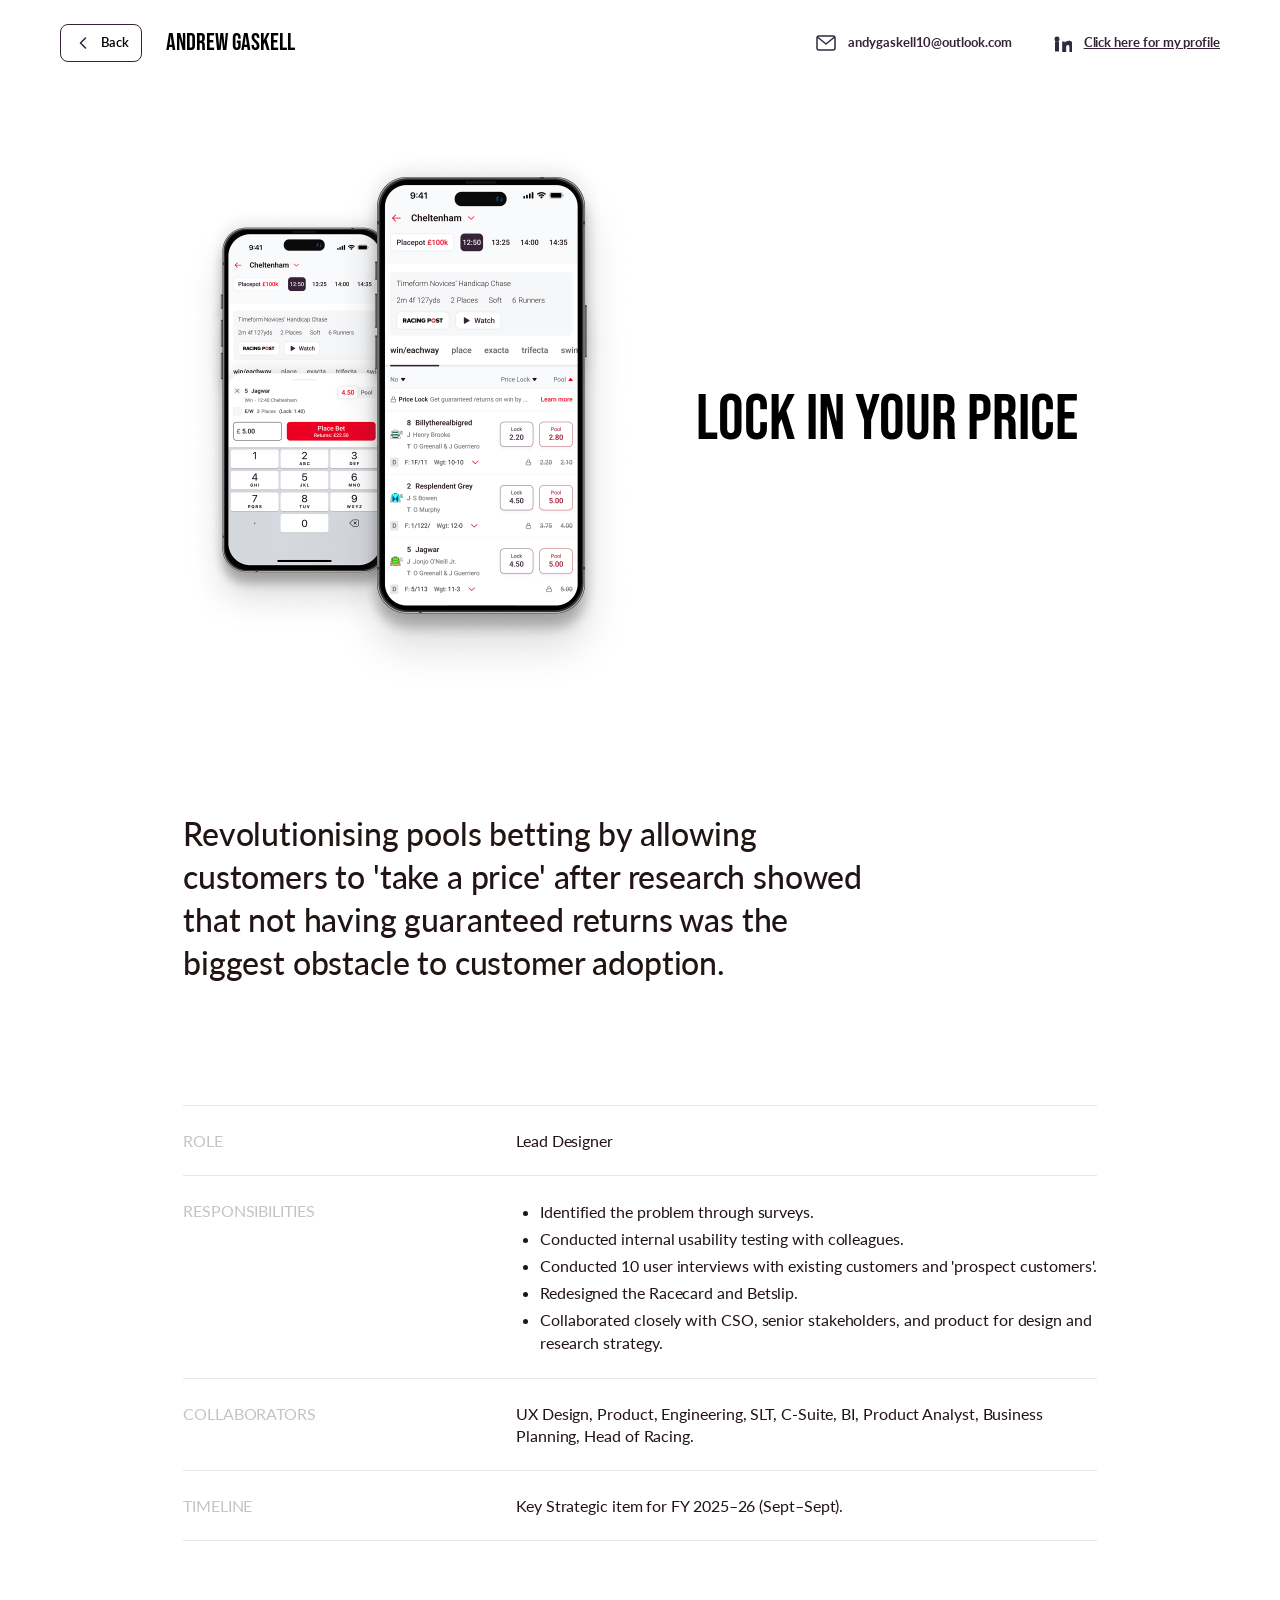
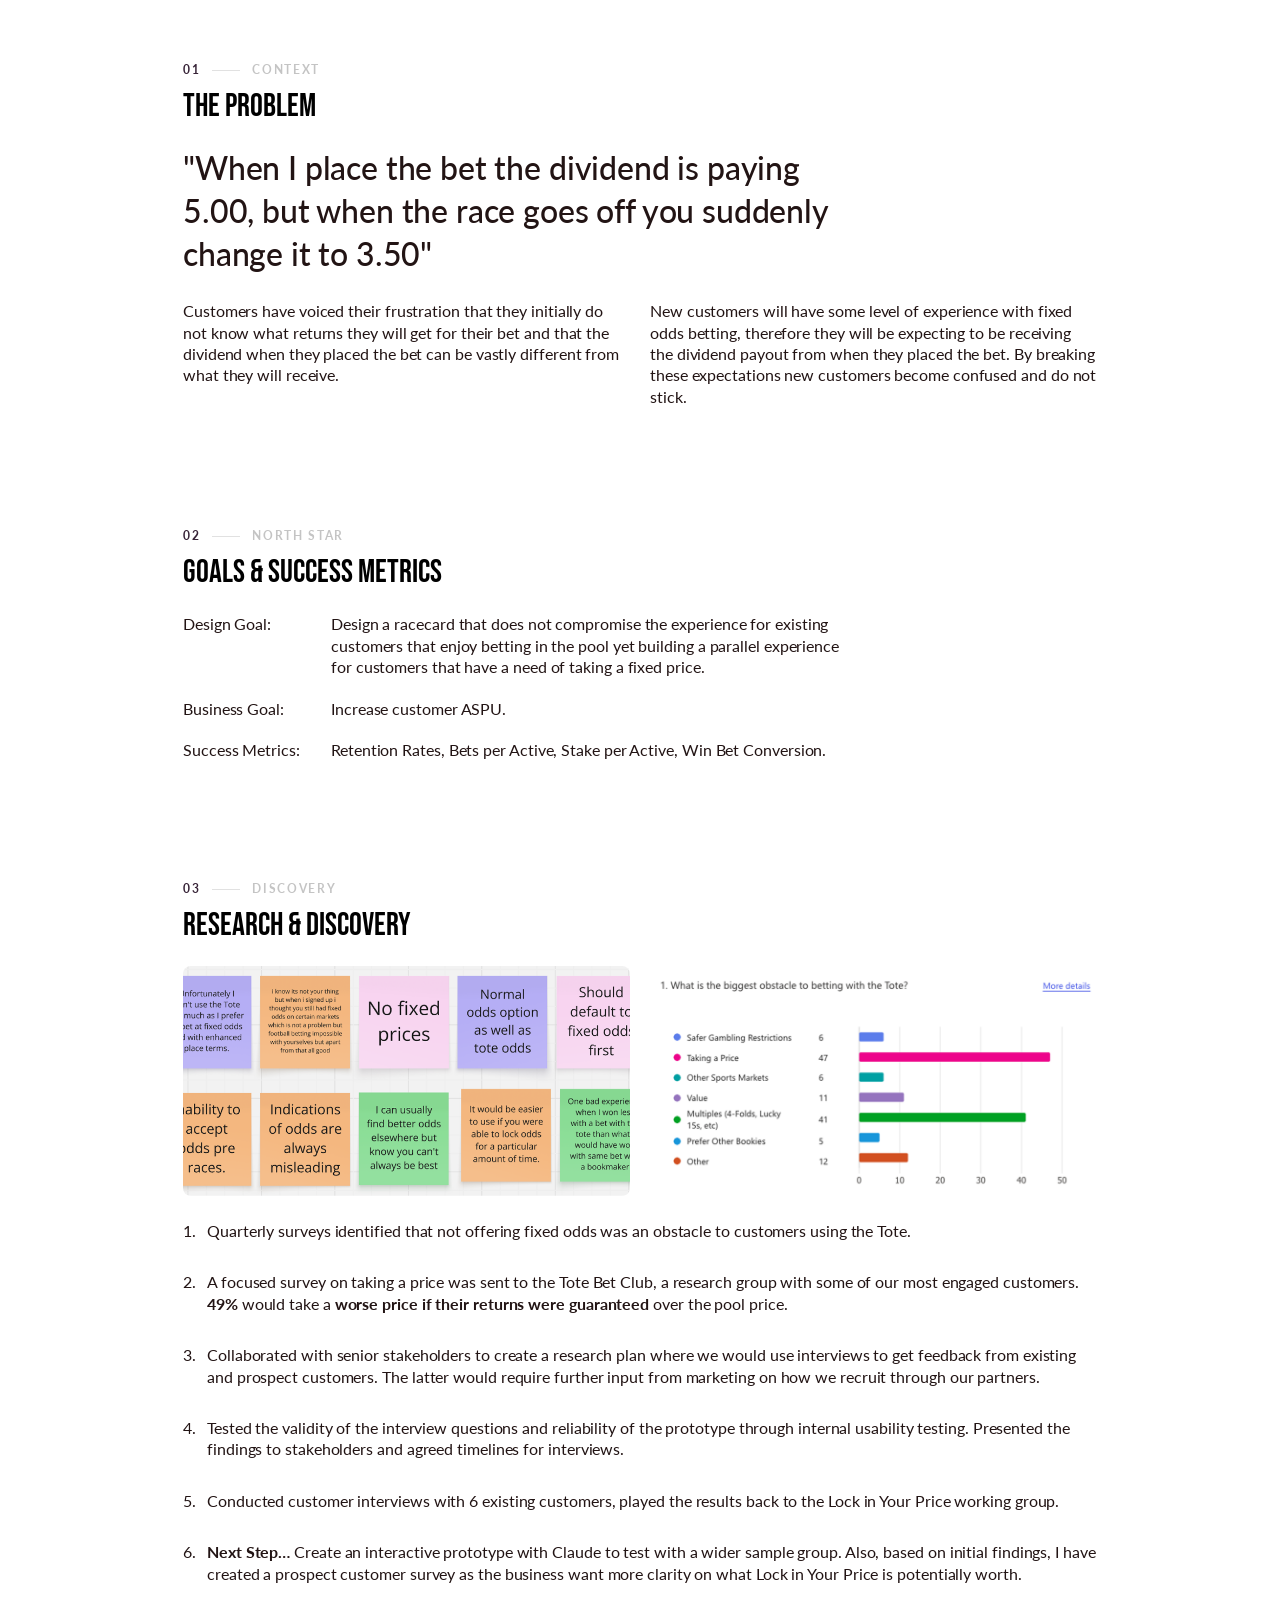
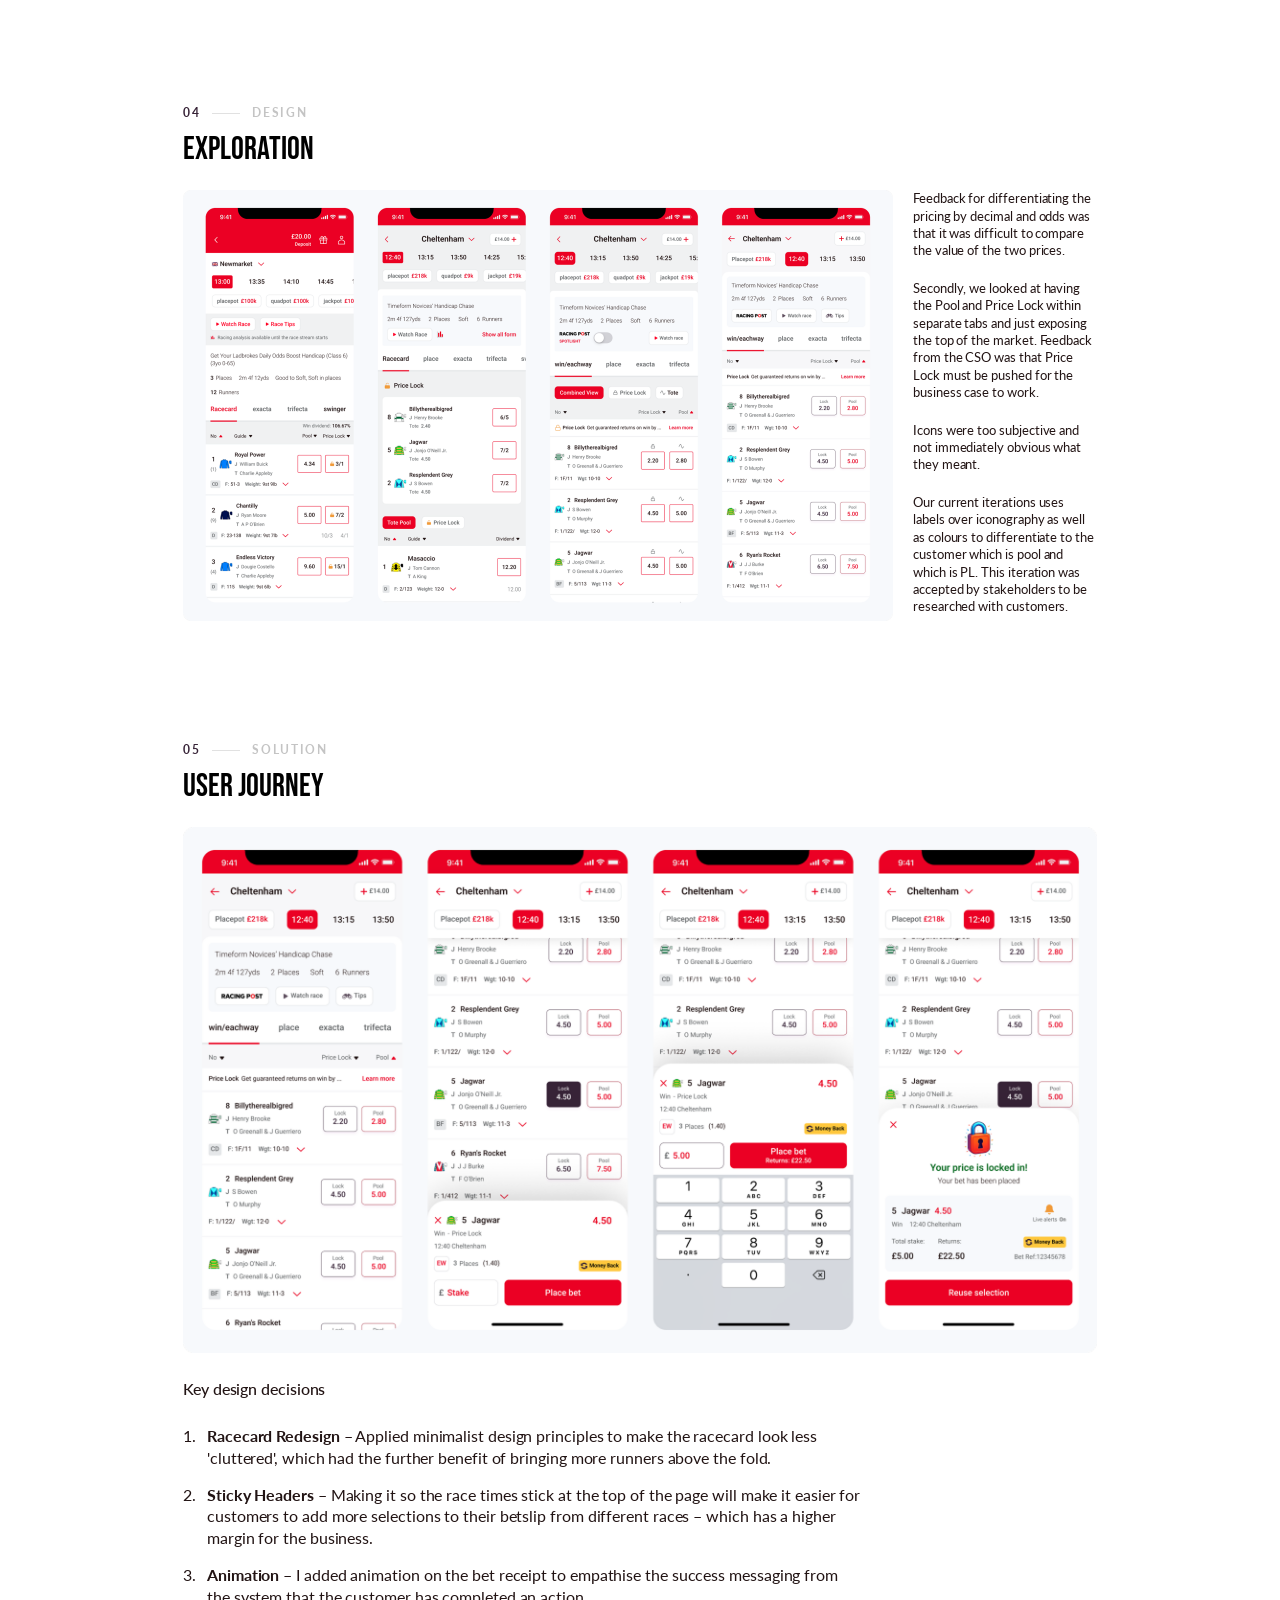
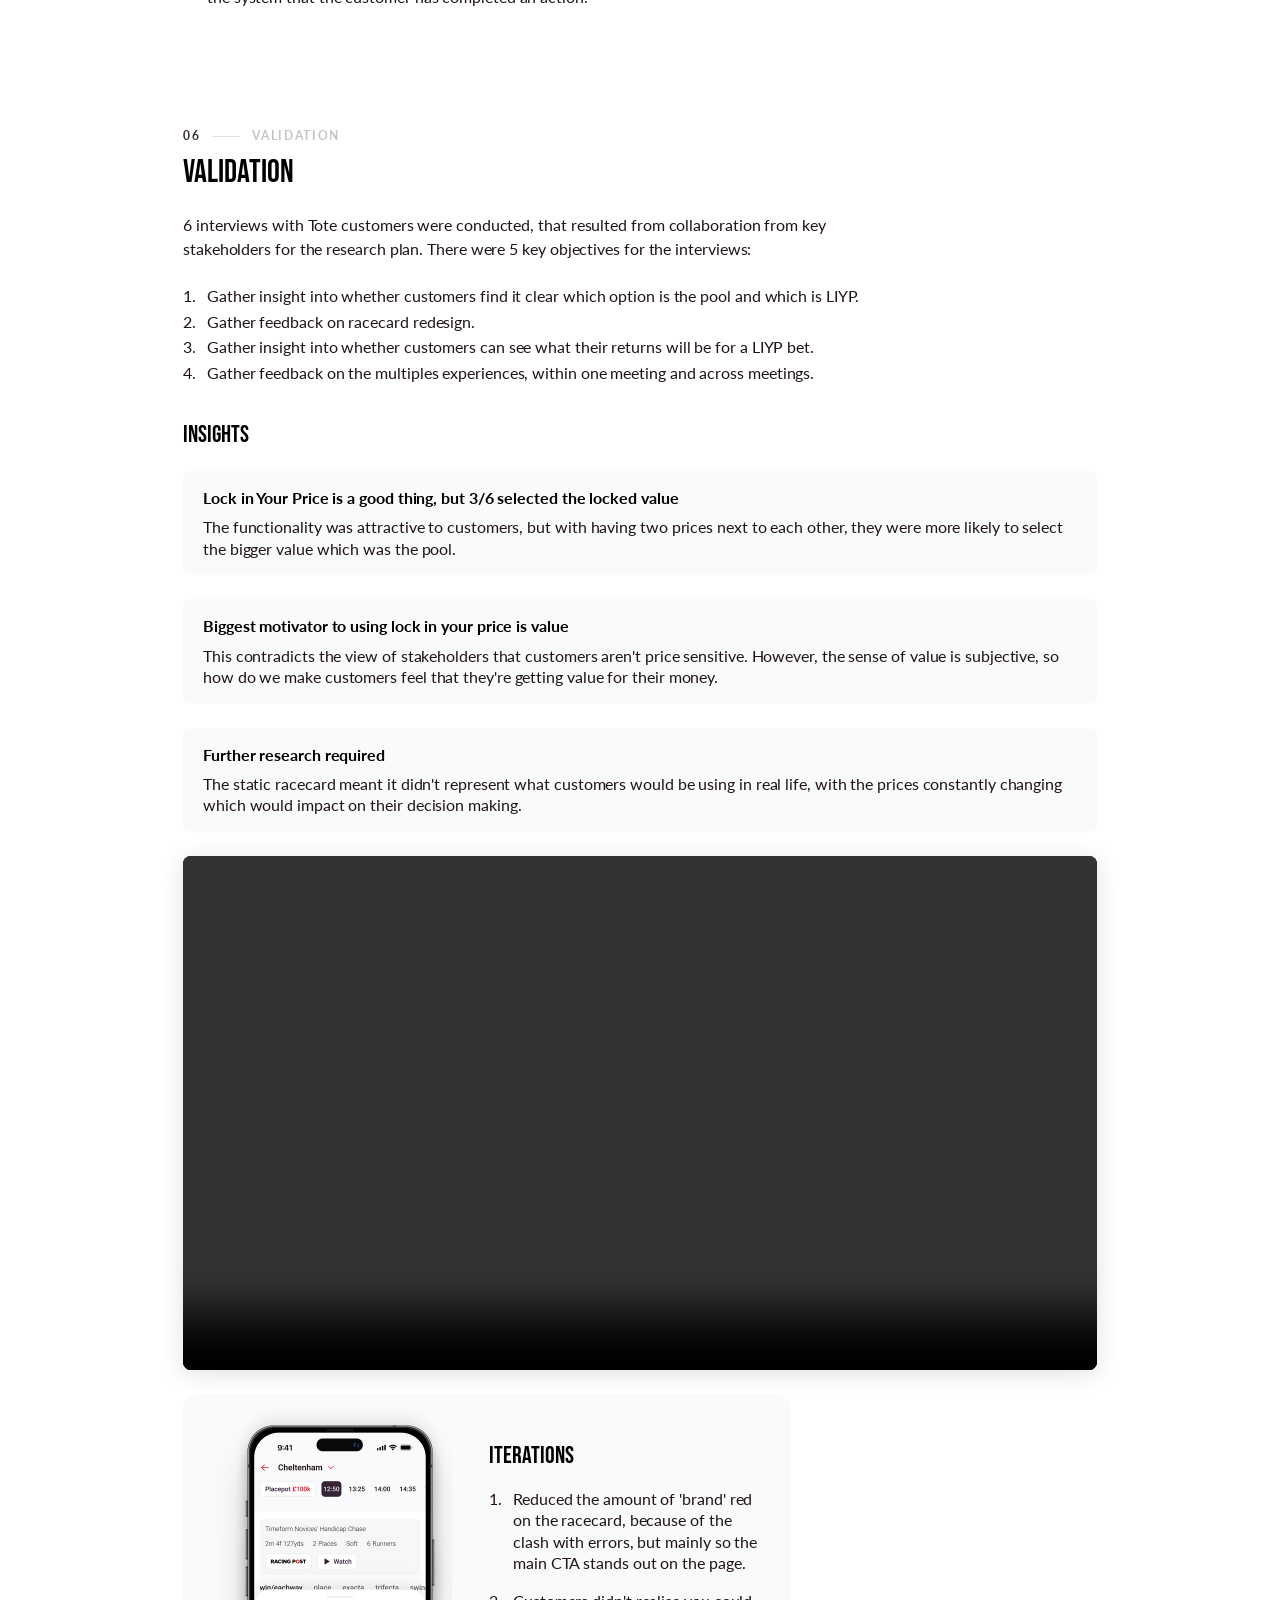
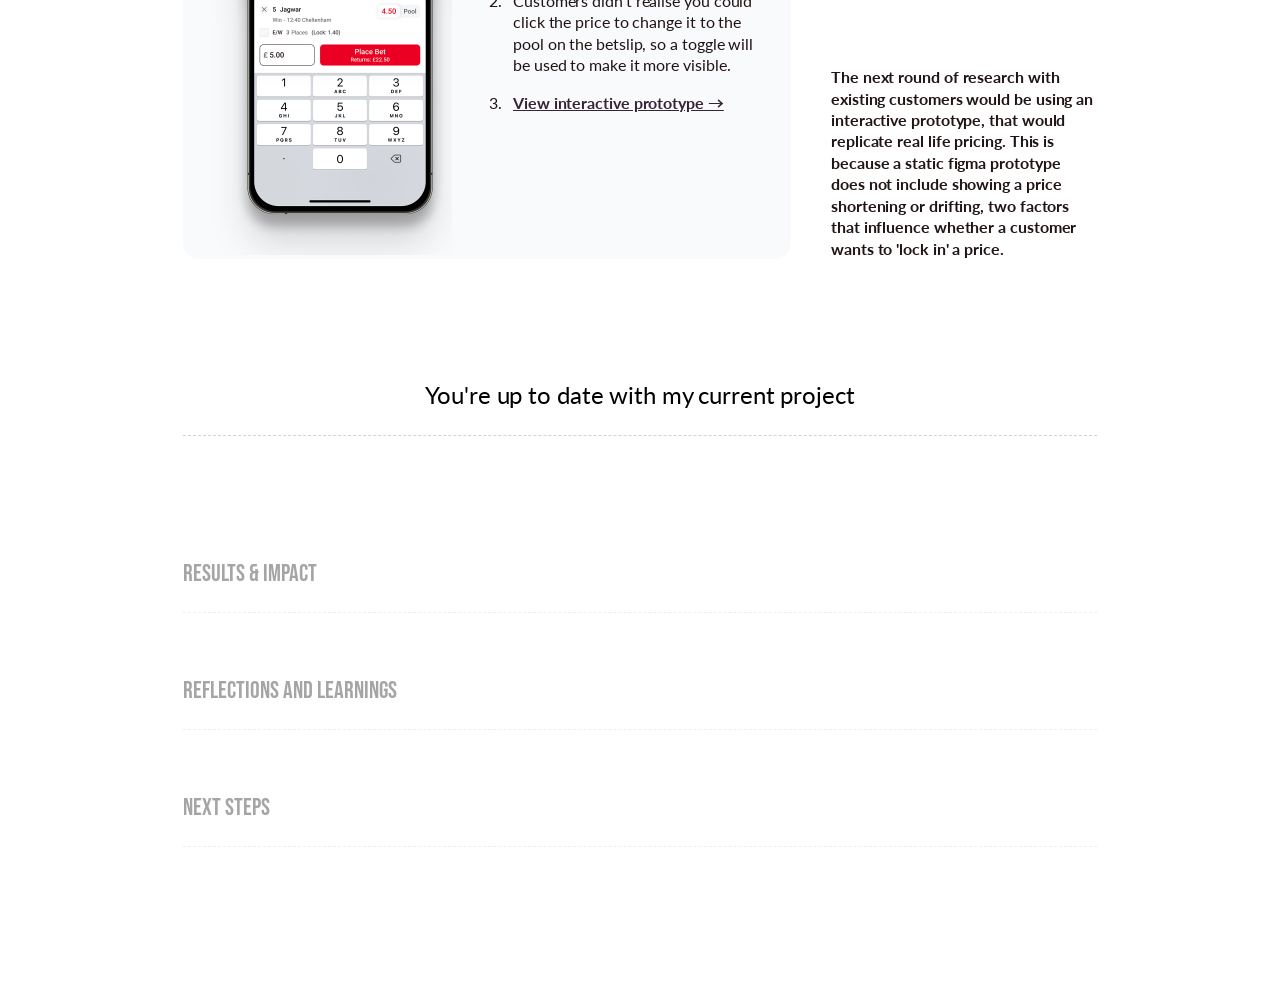
<file: lock-in-your-price.html>
<!DOCTYPE html>
<html lang="en">
<head>
  <meta charset="UTF-8" />
  <meta name="viewport" content="width=device-width, initial-scale=1.0" />
  <title>Lock In Your Price – Andrew Gaskell</title>
  <link rel="preconnect" href="https://fonts.googleapis.com" />
  <link rel="preconnect" href="https://fonts.gstatic.com" crossorigin />
  <link
    href="https://fonts.googleapis.com/css2?family=Bebas+Neue&family=Lato:wght@400;500;600;700&display=swap"
    rel="stylesheet"
  />
  <link rel="stylesheet" href="tokens.css" />
  <style>
    :root {
      --dark:           var(--color-slate-800);       /* #372337 */
      --text:           var(--text-primary);           /* #221414 */
      --text-secondary: var(--text-secondary);         /* #626567 */
      --muted:          var(--text-disabled);          /* #c4c4c4 */
      --surface:        var(--surface-raised);         /* #f9fafc */
      --border:         var(--border-strong);          /* #d1d1d6 */
      --divider:        var(--border-default);         /* #e5e7e9 */
      --black:          var(--color-grey-900);         /* #221414 */
    }

    *,
    *::before,
    *::after {
      box-sizing: border-box;
      margin: 0;
      padding: 0;
    }

    html { scroll-behavior: smooth; }

    body {
      font-family: "Lato", sans-serif;
      background: #fff;
      color: var(--black);
      line-height: 1.5;
      -webkit-font-smoothing: antialiased;
      -moz-osx-font-smoothing: grayscale;
    }

    img { display: block; max-width: 100%; }
    a { color: inherit; }

    /* ---------- HEADER ---------- */
    .site-header {
      position: sticky;
      top: 0;
      z-index: 100;
      display: flex;
      align-items: center;
      justify-content: space-between;
      gap: 40px;
      padding: 24px 60px;
      background: rgba(255, 255, 255, 0.92);
      backdrop-filter: saturate(180%) blur(10px);
      -webkit-backdrop-filter: saturate(180%) blur(10px);
      border-bottom: 1px solid transparent;
      transition: border-color 0.2s ease, box-shadow 0.2s ease;
    }

    .site-header--scrolled {
      border-bottom-color: rgba(0, 0, 0, 0.06);
      box-shadow: 0 4px 20px rgba(0, 0, 0, 0.04);
    }

    .site-header__left {
      display: flex;
      align-items: center;
      gap: 24px;
    }

    .site-header__logo {
      font-family: "Bebas Neue", sans-serif;
      font-size: 24px;
      color: #000;
      text-decoration: none;
    }

    .site-header__links {
      display: flex;
      gap: 40px;
      align-items: center;
    }

    .header-link {
      display: inline-flex;
      align-items: center;
      gap: 12px;
      color: var(--dark);
      font-weight: 700;
      font-size: 13px;
      letter-spacing: -0.065px;
      text-decoration: none;
    }

    .header-link a,
    .header-link span.underline {
      text-decoration: underline;
      color: var(--dark);
    }

    /* ---------- BUTTONS ---------- */
    .btn {
      display: inline-flex;
      align-items: center;
      gap: 8px;
      padding: 8px 12px;
      border-radius: 8px;
      font-size: 13px;
      font-weight: 600;
      letter-spacing: -0.065px;
      cursor: pointer;
      text-decoration: none;
      border: 1px solid transparent;
      font-family: "Lato", sans-serif;
      transition: background 0.2s ease, transform 0.1s ease;
    }

    .btn:hover { transform: translateY(-1px); }

    .btn--secondary {
      background: #fff;
      color: #000;
      border-color: var(--dark);
    }

    .btn--secondary:hover { background: #f1efee; }

    .btn svg { width: 20px; height: 20px; flex-shrink: 0; }
    .btn--back svg { transform: rotate(180deg); }

    /* ---------- BODY ---------- */
    .body-wrap {
      max-width: 954px;
      margin: 0 auto;
      padding: 60px 20px 140px;
      display: flex;
      flex-direction: column;
      gap: 120px;
    }

    /* ---------- HERO ---------- */
    .hero {
      display: flex;
      align-items: center;
      gap: 61px;
      min-height: 312px;
    }

    .hero__media {
      position: relative;
      width: 452px;
      height: 546px;
      flex-shrink: 0;
    }

    .hero__media img {
      position: absolute;
      object-fit: cover;
    }

    .hero__media .img-back {
      left: 0;
      top: 57px;
      width: 243px;
      height: 431px;
    }

    .hero__media .img-front {
      left: 144px;
      top: 0;
      width: 308px;
      height: 546px;
    }

    .hero__title {
      font-family: "Bebas Neue", sans-serif;
      font-size: 64px;
      color: #000;
      font-weight: 400;
      line-height: 1;
      text-transform: uppercase;
      max-width: 409px;
    }

    /* ---------- LEAD / BIG PARAGRAPH ---------- */
    .lede {
      font-size: 32px;
      font-weight: 500;
      color: var(--text);
      letter-spacing: -0.16px;
      line-height: 1.34;
    }

    /* ---------- INFO TABLE ---------- */
    .info-table {
      display: flex;
      flex-direction: column;
      border-top: 1px solid var(--divider);
    }

    .info-row {
      display: flex;
      gap: 123px;
      align-items: flex-start;
      padding: 24px 0;
      border-bottom: 1px solid var(--divider);
      font-size: 16px;
      letter-spacing: -0.08px;
      line-height: 1.34;
    }

    .info-row__label {
      width: 210px;
      color: var(--muted);
      flex-shrink: 0;
    }

    .info-row__value {
      color: var(--text);
      flex: 1;
    }

    .info-row__value ul {
      list-style: disc;
      padding-left: 24px;
      display: flex;
      flex-direction: column;
      gap: 4px;
    }

    .info-row__value ul li {
      line-height: 1.44;
    }

    /* ---------- SECTION BLOCK ---------- */
    .section-block {
      display: flex;
      flex-direction: column;
      gap: 24px;
    }

    .section-block--lg { gap: 40px; }

    .section-title {
      font-family: "Bebas Neue", sans-serif;
      font-weight: 400;
      font-size: 32px;
      color: #000;
      text-transform: uppercase;
      line-height: 1;
    }

    /* ---------- PROSE WIDTH CONSTRAINT ---------- */
    .prose { max-width: 680px; }

    /* ---------- SECTION EYEBROW (01 — CONTEXT) ---------- */
    .section-head {
      display: flex;
      flex-direction: column;
      gap: 12px;
    }

    .section-eyebrow {
      display: inline-flex;
      align-items: center;
      gap: 12px;
      font-family: "Lato", sans-serif;
      font-size: 12px;
      font-weight: 700;
      color: var(--muted);
      text-transform: uppercase;
      letter-spacing: 0.14em;
    }

    .section-eyebrow__num {
      color: var(--dark);
      font-weight: 700;
    }

    .section-eyebrow__rule {
      display: inline-block;
      width: 28px;
      height: 1px;
      background: currentColor;
      opacity: 0.5;
    }

    .section-subtitle {
      font-family: "Bebas Neue", sans-serif;
      font-weight: 400;
      font-size: 24px;
      color: #000;
      text-transform: uppercase;
      line-height: 1;
    }

    .pull-quote {
      font-size: 32px;
      font-weight: 500;
      color: var(--text);
      letter-spacing: -0.16px;
      line-height: 1.34;
    }

    .two-col {
      display: flex;
      gap: 20px;
      align-items: flex-start;
    }

    .two-col > * {
      flex: 1;
      font-size: 16px;
      color: var(--text);
      letter-spacing: -0.08px;
      line-height: 1.34;
    }

    /* ---------- GOALS ---------- */
    .goals {
      display: flex;
      flex-direction: column;
      gap: 20px;
      font-size: 16px;
      color: var(--text);
      letter-spacing: -0.08px;
      line-height: 1.34;
    }

    .goals__row {
      display: flex;
      gap: 20px;
      align-items: flex-start;
    }

    .goals__label {
      width: 128px;
      flex-shrink: 0;
    }

    .goals__value { flex: 1; }

    /* ---------- IMAGE ROW ---------- */
    .image-row {
      display: flex;
      gap: 20px;
      align-items: stretch;
    }

    .image-row > img {
      flex: 1;
      min-width: 0;
      border-radius: 8px;
      object-fit: cover;
    }

    /* ---------- ORDERED NOTES ---------- */
    .notes {
      display: flex;
      flex-direction: column;
      gap: 30px;
      counter-reset: list;
      font-size: 16px;
      color: var(--text);
      letter-spacing: -0.08px;
      line-height: 1.34;
      list-style: none;
      padding-left: 0;
    }

    .notes__item {
      padding-left: 24px;
      position: relative;
    }

    .notes__item::before {
      counter-increment: list;
      content: counter(list) ".";
      position: absolute;
      left: 0;
      top: 0;
    }

    .notes__item strong { font-weight: 700; }

    .notes__item--next strong { font-weight: 700; }

    .iteration-link {
      color: var(--dark);
      font-weight: 700;
      text-decoration: underline;
    }
    .iteration-link:hover { color: #000; }

    /* ---------- EXPLORATION ---------- */
    .exploration-body {
      display: flex;
      gap: 20px;
      align-items: flex-start;
    }

    .exploration-body img.explore-screens {
      width: 710px;
      height: 431px;
      object-fit: cover;
      flex-shrink: 0;
      border-radius: 4px;
    }

    .exploration-body__notes {
      flex: 1;
      min-width: 0;
      display: flex;
      flex-direction: column;
      gap: 20px;
      font-size: 13px;
      color: var(--text);
      letter-spacing: -0.065px;
      line-height: 1.34;
    }

    /* ---------- USER JOURNEY ---------- */
    .user-journey__image {
      width: 100%;
      height: auto;
      aspect-ratio: 954 / 549;
      object-fit: cover;
      border-radius: 8px;
    }

    .user-journey__lead {
      font-weight: 500;
      color: var(--text);
      font-size: 16px;
      letter-spacing: -0.08px;
    }

    .decisions {
      display: flex;
      flex-direction: column;
      gap: 16px;
      counter-reset: decisions;
      font-size: 16px;
      color: var(--text);
      letter-spacing: -0.08px;
      line-height: 1.34;
      list-style: none;
      padding-left: 0;
    }

    .decisions__item {
      padding-left: 24px;
      position: relative;
    }

    .decisions__item::before {
      counter-increment: decisions;
      content: counter(decisions) ".";
      position: absolute;
      left: 0;
      top: 0;
    }

    /* ---------- VALIDATION / INSIGHTS ---------- */
    .insight-card {
      background: var(--surface);
      border-radius: 8px;
      padding: 16px 20px;
      display: flex;
      flex-direction: column;
      gap: 8px;
      font-size: 16px;
      letter-spacing: -0.08px;
      line-height: 1.34;
    }

    .insight-card__title {
      color: #000;
      font-weight: 700;
    }

    .insight-card__body { color: var(--text); }

    .user-testing-video {
      width: 100%;
      aspect-ratio: 16 / 9;
      border-radius: 8px;
      background: #000;
      display: block;
      object-fit: cover;
      box-shadow: 0 4px 24.5px rgba(0, 0, 0, 0.12);
    }

    /* ---------- ITERATIONS ---------- */
    .iterations {
      display: flex;
      gap: 40px;
      align-items: flex-end;
    }

    .iterations__card {
      flex: 1;
      min-width: 0;
      background: var(--surface);
      border-radius: 16px;
      padding: 4px 20px;
      display: flex;
      gap: 37px;
      align-items: flex-start;
      overflow: hidden;
    }

    .iterations__image {
      width: 249px;
      height: 457px;
      flex-shrink: 0;
      object-fit: cover;
    }

    .iterations__content {
      flex: 1;
      min-width: 0;
      padding: 46px 0 32px;
      display: flex;
      flex-direction: column;
      gap: 20px;
    }

    .iterations__side {
      width: 266px;
      font-weight: 700;
      font-size: 16px;
      color: var(--text);
      letter-spacing: -0.08px;
      line-height: 1.34;
      flex-shrink: 0;
    }

    /* ---------- END-OF-CURRENT RULE ---------- */
    .divider-line {
      display: flex;
      flex-direction: column;
      gap: 24px;
      align-items: center;
      text-align: center;
    }

    .divider-line p {
      font-size: 24px;
      color: #000;
      letter-spacing: -0.12px;
      line-height: 1.34;
    }

    .divider-line hr {
      width: 100%;
      border: 0;
      border-top: 1px dashed var(--border);
    }

    /* ---------- COMING UP ---------- */
    .coming-up {
      display: flex;
      flex-direction: column;
      gap: 60px;
      color: #000;
    }

    .coming-up__item {
      font-family: "Bebas Neue", sans-serif;
      font-weight: 400;
      font-size: 24px;
      text-transform: uppercase;
      opacity: 0.35;
      padding-bottom: 20px;
      border-bottom: 1px dashed var(--border);
    }

    /* ---------- RESPONSIVE ---------- */
    @media (max-width: 900px) {
      .site-header {
        padding: 16px 20px;
        flex-wrap: wrap;
        gap: 16px;
      }
      .site-header__links {
        gap: 16px;
        flex-wrap: wrap;
      }
      .body-wrap {
        padding: 48px 20px 80px;
        gap: 80px;
      }
      .hero {
        flex-direction: column;
        align-items: flex-start;
      }
      .hero__media {
        width: 100%;
        height: 460px;
      }
      .hero__media .img-back { left: 0; }
      .hero__media .img-front { left: 40%; }
      .hero__title { font-size: 48px; }
      .lede, .pull-quote { font-size: 22px; }
      .prose { max-width: 100%; }
      .info-row { flex-direction: column; gap: 12px; }
      .info-row__label { width: 100%; }
      .two-col { flex-direction: column; }
      .image-row { flex-direction: column; }
      .image-row > img { width: 100%; }
      .exploration-body { flex-direction: column; }
      .exploration-body img.explore-screens { width: 100%; height: auto; }
      .iterations { flex-direction: column; align-items: stretch; }
      .iterations__card { flex-direction: column; padding: 20px; }
      .iterations__image { width: 100%; height: auto; }
      .iterations__side { width: 100%; }
      .goals__row { flex-direction: column; }
    }
  </style>
</head>
<body>
  <!-- HEADER -->
  <header class="site-header">
    <div class="site-header__left">
      <a class="btn btn--secondary btn--back" href="index.html">
        <svg viewBox="0 0 20 20" fill="none" aria-hidden="true">
          <path d="M7.5 5l5 5-5 5" stroke="#302a3f" stroke-width="1.6" stroke-linecap="round" stroke-linejoin="round" />
        </svg>
        Back
      </a>
      <a class="site-header__logo" href="index.html">Andrew Gaskell</a>
    </div>

    <div class="site-header__links">
      <a class="header-link" href="mailto:andygaskell10@outlook.com">
        <svg width="20" height="18" viewBox="0 0 20 18" fill="none" aria-hidden="true">
          <rect x="1" y="2" width="18" height="14" rx="2" stroke="#302a3f" stroke-width="1.5" />
          <path d="M2 3.5l8 6.5 8-6.5" stroke="#302a3f" stroke-width="1.5" fill="none" stroke-linecap="round" stroke-linejoin="round" />
        </svg>
        <span>andygaskell10@outlook.com</span>
      </a>

      <span class="header-link">
        <svg width="20" height="20" viewBox="0 0 20 20" fill="#302a3f" aria-hidden="true">
          <path d="M4.98 3.5A2.49 2.49 0 002.5 6a2.5 2.5 0 105 0 2.49 2.49 0 00-2.52-2.5zM3 8.5h4v10H3v-10zM9 8.5h3.8v1.37h.05c.53-1 1.83-2.07 3.77-2.07 4.03 0 4.78 2.65 4.78 6.1v5.1h-4v-4.52c0-1.08-.02-2.47-1.5-2.47-1.5 0-1.73 1.17-1.73 2.39v4.6h-4V8.5z"/>
        </svg>
        <a
          href="https://www.linkedin.com/in/andrew-gaskell-4092a5191?utm_source=share&utm_campaign=share_via&utm_content=profile&utm_medium=ios_app"
          target="_blank"
          rel="noopener"
        >Click here for my profile</a>
      </span>
    </div>
  </header>

  <main class="body-wrap">
    <!-- HERO -->
    <section class="hero">
      <div class="hero__media">
        <img
          class="img-back"
          src="images/liyp-hero-back.png"
          alt="Lock in your price – secondary screen"
        />
        <img
          class="img-front"
          src="images/liyp-hero-front.png"
          alt="Lock in your price – primary screen"
        />
      </div>
      <h1 class="hero__title">Lock in your price</h1>
    </section>

    <!-- INTRO LEDE -->
    <section>
      <p class="lede prose">
        Revolutionising pools betting by allowing customers to 'take a price'
        after research showed that not having guaranteed returns was the biggest
        obstacle to customer adoption.
      </p>
    </section>

    <!-- INFO TABLE -->
    <section>
      <dl class="info-table">
        <div class="info-row">
          <div class="info-row__label">ROLE</div>
          <div class="info-row__value">Lead Designer</div>
        </div>
        <div class="info-row">
          <div class="info-row__label">RESPONSIBILITIES</div>
          <div class="info-row__value">
            <ul>
              <li>Identified the problem through surveys.</li>
              <li>Conducted internal usability testing with colleagues.</li>
              <li>Conducted 10 user interviews with existing customers and 'prospect customers'.</li>
              <li>Redesigned the Racecard and Betslip.</li>
              <li>Collaborated closely with CSO, senior stakeholders, and product for design and research strategy.</li>
            </ul>
          </div>
        </div>
        <div class="info-row">
          <div class="info-row__label">COLLABORATORS</div>
          <div class="info-row__value">
            UX Design, Product, Engineering, SLT, C-Suite, BI, Product Analyst, Business Planning, Head of Racing.
          </div>
        </div>
        <div class="info-row">
          <div class="info-row__label">TIMELINE</div>
          <div class="info-row__value">Key Strategic item for FY 2025–26 (Sept–Sept).</div>
        </div>
      </dl>
    </section>

    <!-- 01 — CONTEXT: THE PROBLEM -->
    <section class="section-block">
      <div class="section-head">
        <div class="section-eyebrow">
          <span class="section-eyebrow__num">01</span>
          <span class="section-eyebrow__rule"></span>
          <span>Context</span>
        </div>
        <h2 class="section-title">The Problem</h2>
      </div>
      <p class="pull-quote prose">
        "When I place the bet the dividend is paying 5.00, but when the race goes off you suddenly change it to 3.50"
      </p>
      <div class="two-col">
        <p>
          Customers have voiced their frustration that they initially do not
          know what returns they will get for their bet and that the dividend
          when they placed the bet can be vastly different from what they will
          receive.
        </p>
        <p>
          New customers will have some level of experience with fixed odds
          betting, therefore they will be expecting to be receiving the dividend
          payout from when they placed the bet. By breaking these expectations
          new customers become confused and do not stick.
        </p>
      </div>
    </section>

    <!-- 02 — NORTH STAR: GOALS & SUCCESS METRICS -->
    <section class="section-block">
      <div class="section-head">
        <div class="section-eyebrow">
          <span class="section-eyebrow__num">02</span>
          <span class="section-eyebrow__rule"></span>
          <span>North Star</span>
        </div>
        <h2 class="section-title">Goals &amp; Success Metrics</h2>
      </div>
      <div class="goals prose">
        <div class="goals__row">
          <div class="goals__label">Design Goal:</div>
          <div class="goals__value">
            Design a racecard that does not compromise the experience for
            existing customers that enjoy betting in the pool yet building a
            parallel experience for customers that have a need of taking a
            fixed price.
          </div>
        </div>
        <div class="goals__row">
          <div class="goals__label">Business Goal:</div>
          <div class="goals__value">
            Increase customer ASPU.
          </div>
        </div>
        <div class="goals__row">
          <div class="goals__label">Success Metrics:</div>
          <div class="goals__value">
            Retention Rates, Bets per Active, Stake per Active, Win Bet Conversion.
          </div>
        </div>
      </div>
    </section>

    <!-- 03 — DISCOVERY: RESEARCH & DISCOVERY -->
    <section class="section-block">
      <div class="section-head">
        <div class="section-eyebrow">
          <span class="section-eyebrow__num">03</span>
          <span class="section-eyebrow__rule"></span>
          <span>Discovery</span>
        </div>
        <h2 class="section-title">Research &amp; Discovery</h2>
      </div>
      <div class="image-row">
        <img
          src="images/liyp-research-whiteboard.png"
          alt="Research synthesis whiteboard"
          style="aspect-ratio: 1100/500;"
        />
        <img
          src="images/liyp-survey-results.png"
          alt="Survey results"
          style="aspect-ratio: 684/351;"
        />
      </div>
      <ol class="notes">
        <li class="notes__item">
          Quarterly surveys identified that not offering fixed odds was an
          obstacle to customers using the Tote.
        </li>
        <li class="notes__item">
          A focused survey on taking a price was sent to the Tote Bet Club, a
          research group with some of our most engaged customers.
          <strong>49%</strong> would take a
          <strong>worse price if their returns were guaranteed</strong> over
          the pool price.
        </li>
        <li class="notes__item">
          Collaborated with senior stakeholders to create a research plan
          where we would use interviews to get feedback from existing and
          prospect customers. The latter would require further input from
          marketing on how we recruit through our partners.
        </li>
        <li class="notes__item">
          Tested the validity of the interview questions and reliability of the
          prototype through internal usability testing. Presented the findings
          to stakeholders and agreed timelines for interviews.
        </li>
        <li class="notes__item">
          Conducted customer interviews with 6 existing customers, played the
          results back to the Lock in Your Price working group.
        </li>
        <li class="notes__item notes__item--next">
          <strong>Next Step…</strong> Create an interactive prototype with
          Claude to test with a wider sample group. Also, based on initial
          findings, I have created a prospect customer survey as the business
          want more clarity on what Lock in Your Price is potentially worth.
        </li>
      </ol>
    </section>

    <!-- 04 — DESIGN: EXPLORATION -->
    <section class="section-block">
      <div class="section-head">
        <div class="section-eyebrow">
          <span class="section-eyebrow__num">04</span>
          <span class="section-eyebrow__rule"></span>
          <span>Design</span>
        </div>
        <h2 class="section-title">Exploration</h2>
      </div>
      <div class="exploration-body">
        <img
          class="explore-screens"
          src="images/liyp-exploration.png"
          alt="Design exploration – racecard variations with annotations"
        />
        <div class="exploration-body__notes">
          <p>
            Feedback for differentiating the pricing by decimal and odds was
            that it was difficult to compare the value of the two prices.
          </p>
          <p>
            Secondly, we looked at having the Pool and Price Lock within
            separate tabs and just exposing the top of the market. Feedback
            from the CSO was that Price Lock must be pushed for the business
            case to work.
          </p>
          <p>
            Icons were too subjective and not immediately obvious what they
            meant.
          </p>
          <p>
            Our current iterations uses labels over iconography as well as
            colours to differentiate to the customer which is pool and which is
            PL. This iteration was accepted by stakeholders to be researched
            with customers.
          </p>
        </div>
      </div>
    </section>

    <!-- 05 — SOLUTION: USER JOURNEY -->
    <section class="section-block">
      <div class="section-head">
        <div class="section-eyebrow">
          <span class="section-eyebrow__num">05</span>
          <span class="section-eyebrow__rule"></span>
          <span>Solution</span>
        </div>
        <h2 class="section-title">User Journey</h2>
      </div>
      <img
        class="user-journey__image"
        src="images/liyp-user-journey.png"
        alt="User journey flow"
      />
      <p class="user-journey__lead prose">Key design decisions</p>
      <ol class="decisions prose">
        <li class="decisions__item">
          <strong>Racecard Redesign</strong> – Applied minimalist design
          principles to make the racecard look less 'cluttered', which had the
          further benefit of bringing more runners above the fold.
        </li>
        <li class="decisions__item">
          <strong>Sticky Headers</strong> – Making it so the race times stick at
          the top of the page will make it easier for customers to add more
          selections to their betslip from different races – which has a higher
          margin for the business.
        </li>
        <li class="decisions__item">
          <strong>Animation</strong> – I added animation on the bet receipt to
          empathise the success messaging from the system that the customer has
          completed an action.
        </li>
      </ol>
    </section>

    <!-- 06 — VALIDATION + INSIGHTS -->
    <section class="section-block section-block--lg">
      <div class="section-block">
        <div class="section-head">
          <div class="section-eyebrow">
            <span class="section-eyebrow__num">06</span>
            <span class="section-eyebrow__rule"></span>
            <span>Validation</span>
          </div>
          <h2 class="section-title">Validation</h2>
        </div>
        <p class="prose" style="font-size:16px; color: var(--text); letter-spacing:-0.08px; line-height:1.5;">
          6 interviews with Tote customers were conducted, that resulted from
          collaboration from key stakeholders for the research plan. There were
          5 key objectives for the interviews:
        </p>
        <ol class="decisions prose" style="gap: 4px;">
          <li class="decisions__item">
            Gather insight into whether customers find it clear which option is
            the pool and which is LIYP.
          </li>
          <li class="decisions__item">Gather feedback on racecard redesign.</li>
          <li class="decisions__item">
            Gather insight into whether customers can see what their returns will
            be for a LIYP bet.
          </li>
          <li class="decisions__item">
            Gather feedback on the multiples experiences, within one meeting and
            across meetings.
          </li>
        </ol>
      </div>

      <div class="section-block">
        <h3 class="section-subtitle">Insights</h3>
      <div class="insight-card">
        <p class="insight-card__title">
          Lock in Your Price is a good thing, but 3/6 selected the locked value
        </p>
        <p class="insight-card__body">
          The functionality was attractive to customers, but with having two
          prices next to each other, they were more likely to select the
          bigger value which was the pool.
        </p>
      </div>
      <div class="insight-card">
        <p class="insight-card__title">
          Biggest motivator to using lock in your price is value
        </p>
        <p class="insight-card__body">
          This contradicts the view of stakeholders that customers aren't price
          sensitive. However, the sense of value is subjective, so how do we
          make customers feel that they're getting value for their money.
        </p>
      </div>
      <div class="insight-card">
        <p class="insight-card__title">Further research required</p>
        <p class="insight-card__body">
          The static racecard meant it didn't represent what customers would
          be using in real life, with the prices constantly changing which
          would impact on their decision making.
        </p>
      </div>

      <video
        class="user-testing-video"
        controls
        preload="metadata"
        playsinline
        aria-label="User testing clip"
      >
        <source src="media/Lock-in-your-price-validation.mp4" type="video/mp4" />
        Your browser does not support the video tag.
      </video>

      <div class="iterations">
        <div class="iterations__card">
          <img
            class="iterations__image"
            src="images/liyp-iterations.png"
            alt="Iteration screen"
          />
          <div class="iterations__content">
            <h3 class="section-subtitle">Iterations</h3>
            <ol class="decisions">
              <li class="decisions__item">
                Reduced the amount of 'brand' red on the racecard, because of
                the clash with errors, but mainly so the main CTA stands out
                on the page.
              </li>
              <li class="decisions__item">
                Customers didn't realise you could click the price to change
                it to the pool on the betslip, so a toggle will be used to
                make it more visible.
              </li>
              <li class="decisions__item">
                <a
                  href="https://claude.ai/public/artifacts/9da9c362-636c-490e-a019-787fadacc257"
                  target="_blank"
                  rel="noopener"
                  class="iteration-link"
                >View interactive prototype →</a>
              </li>
            </ol>
          </div>
        </div>
        <p class="iterations__side">
          The next round of research with existing customers would be using an
          interactive prototype, that would replicate real life pricing. This
          is because a static figma prototype does not include showing a price
          shortening or drifting, two factors that influence whether a customer
          wants to 'lock in' a price.
        </p>
      </div>
      </div>
    </section>

    <!-- DIVIDER -->
    <section class="divider-line">
      <p>You're up to date with my current project</p>
      <hr />
    </section>

    <!-- COMING UP -->
    <section class="coming-up" aria-label="Coming up">
      <div class="coming-up__item">Results &amp; Impact</div>
      <div class="coming-up__item">Reflections and Learnings</div>
      <div class="coming-up__item">Next steps</div>
    </section>
  </main>

  <script>
    (function () {
      var header = document.querySelector('.site-header');
      if (!header) return;
      var toggle = function () {
        if (window.scrollY > 8) {
          header.classList.add('site-header--scrolled');
        } else {
          header.classList.remove('site-header--scrolled');
        }
      };
      toggle();
      window.addEventListener('scroll', toggle, { passive: true });
    })();
  </script>
</body>
</html>
</file>
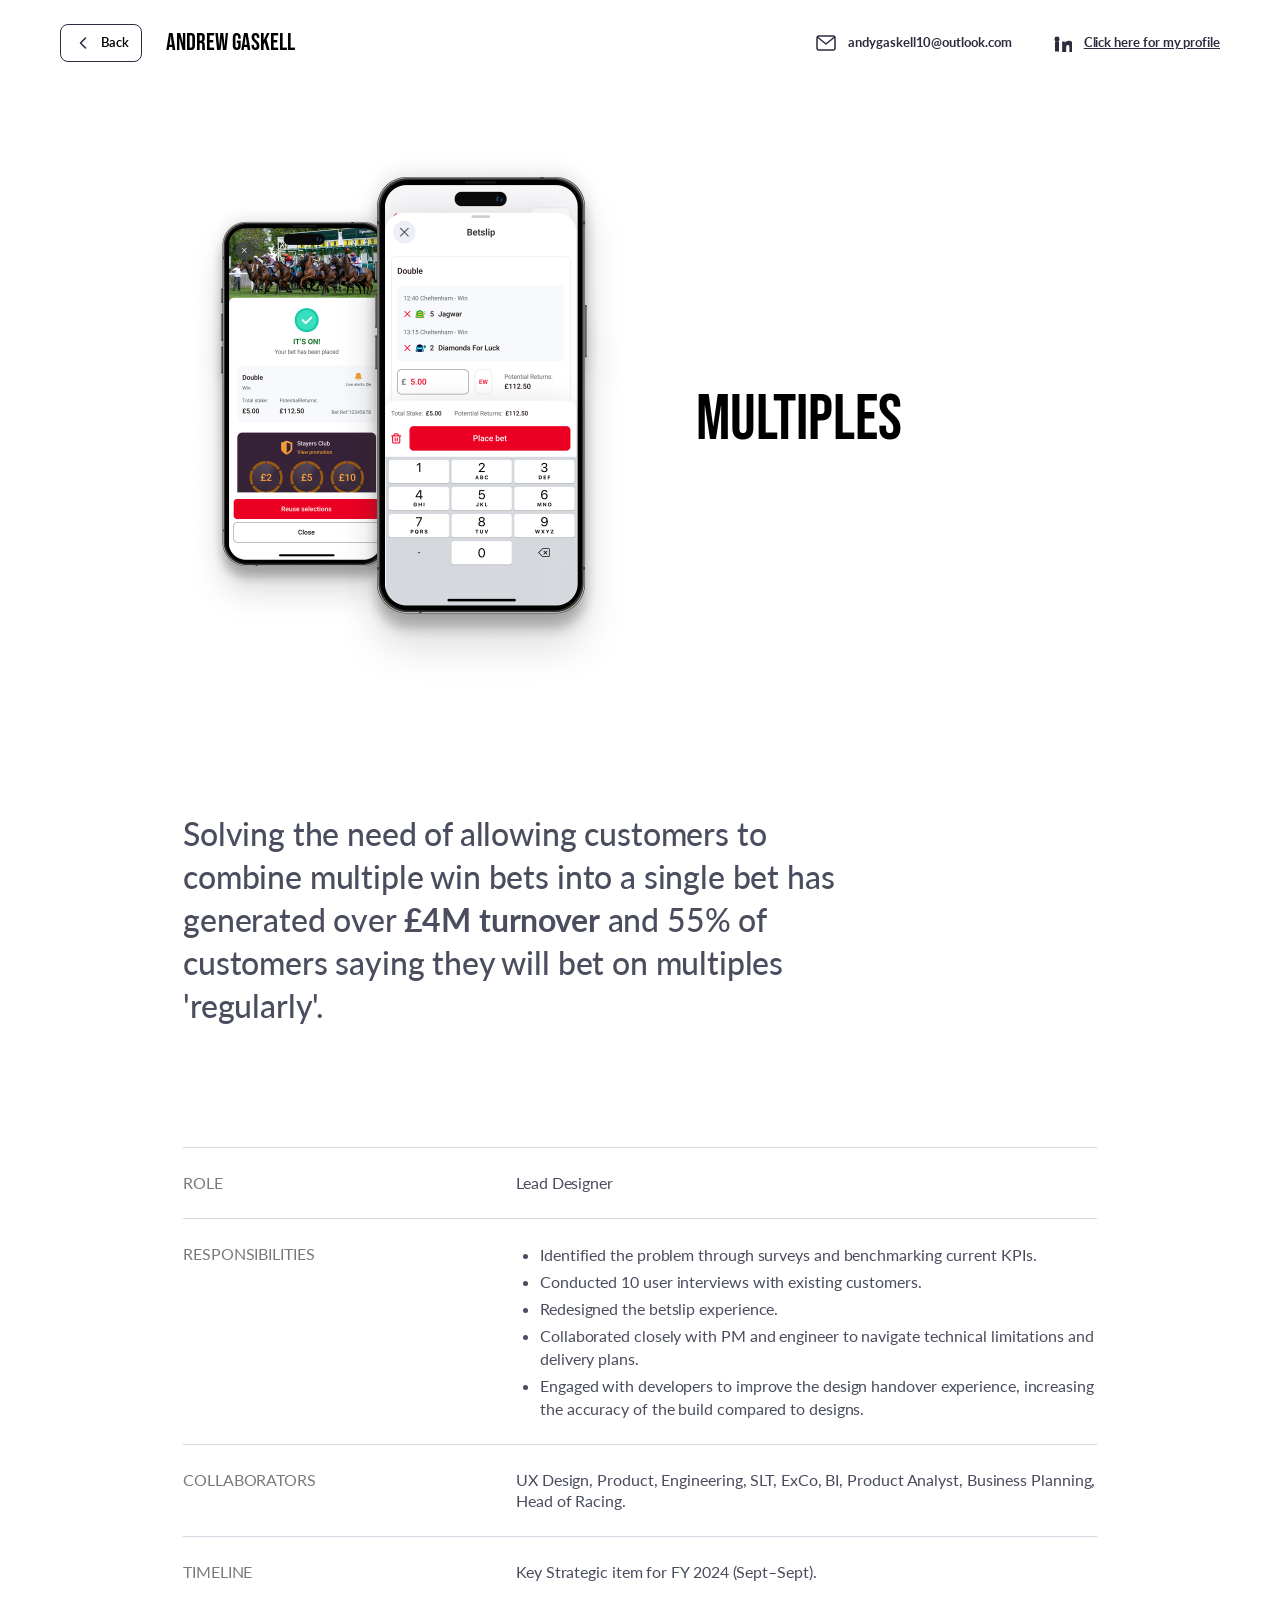
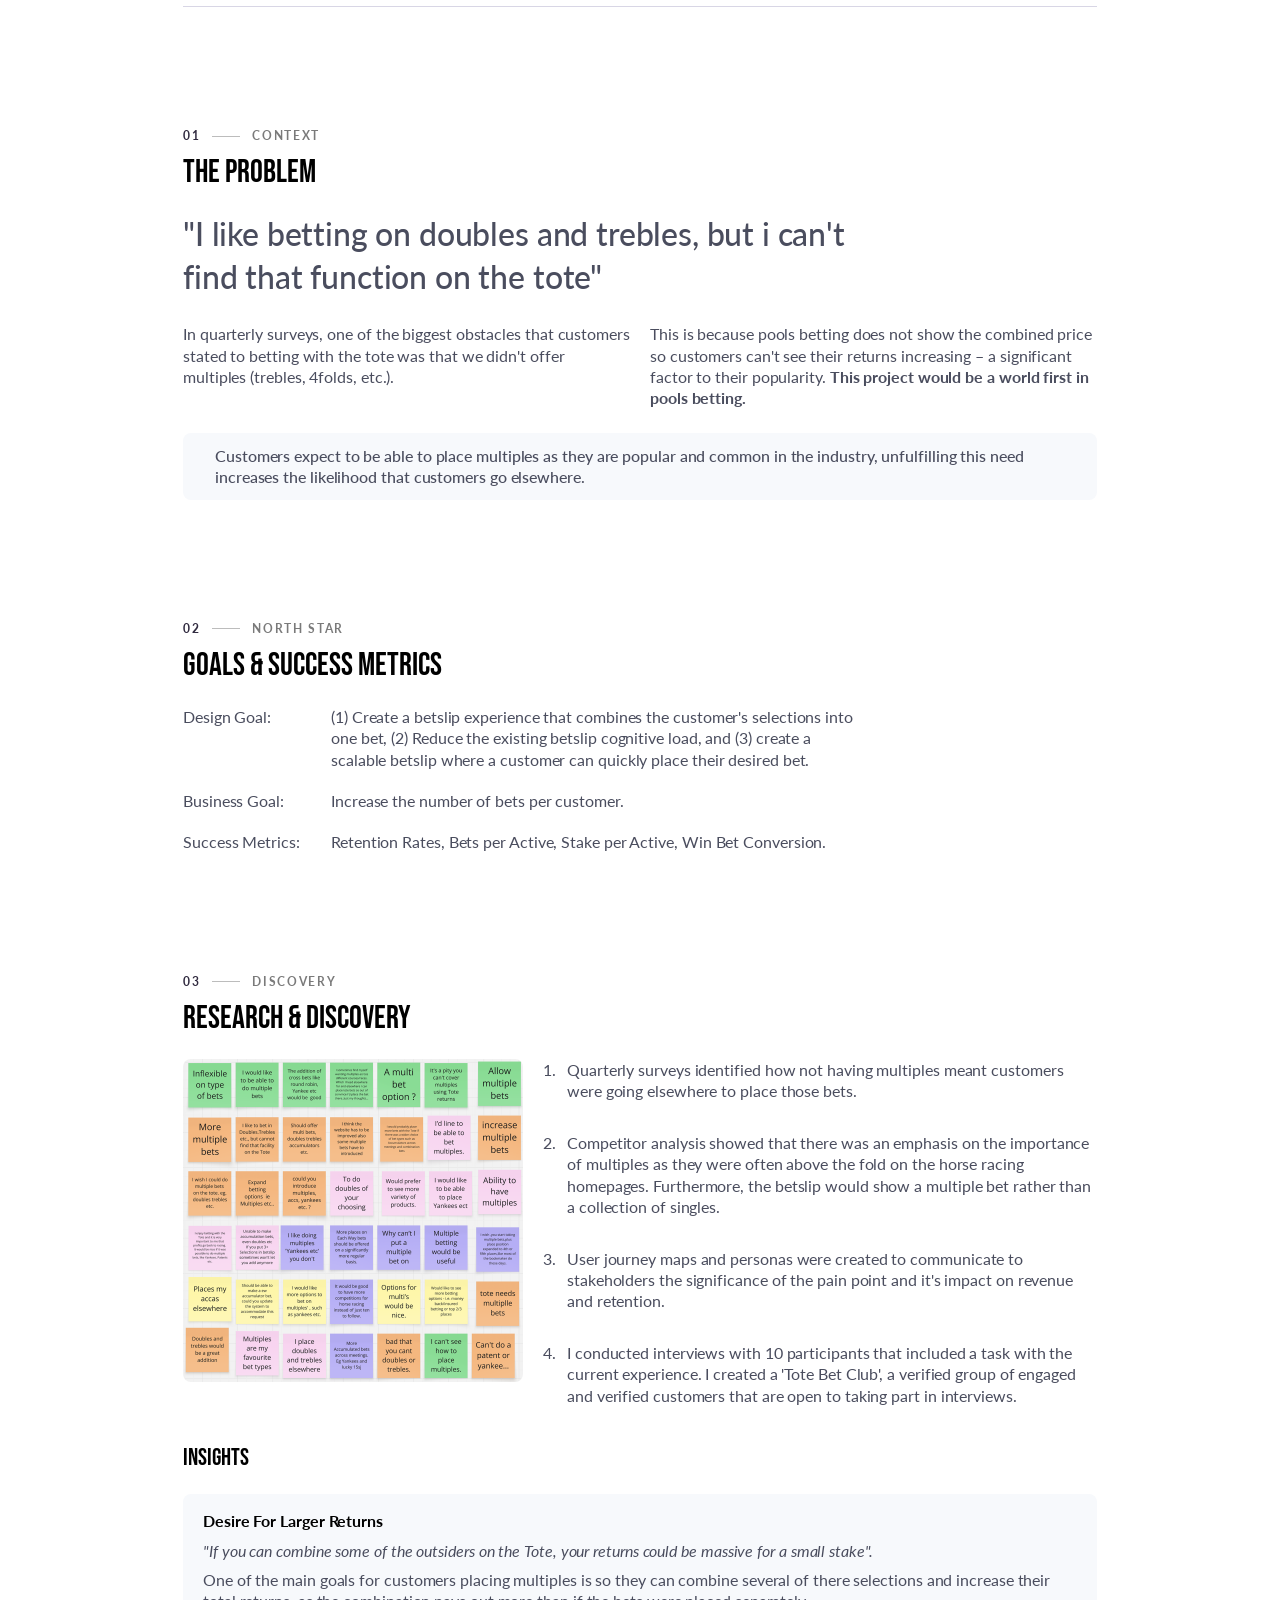
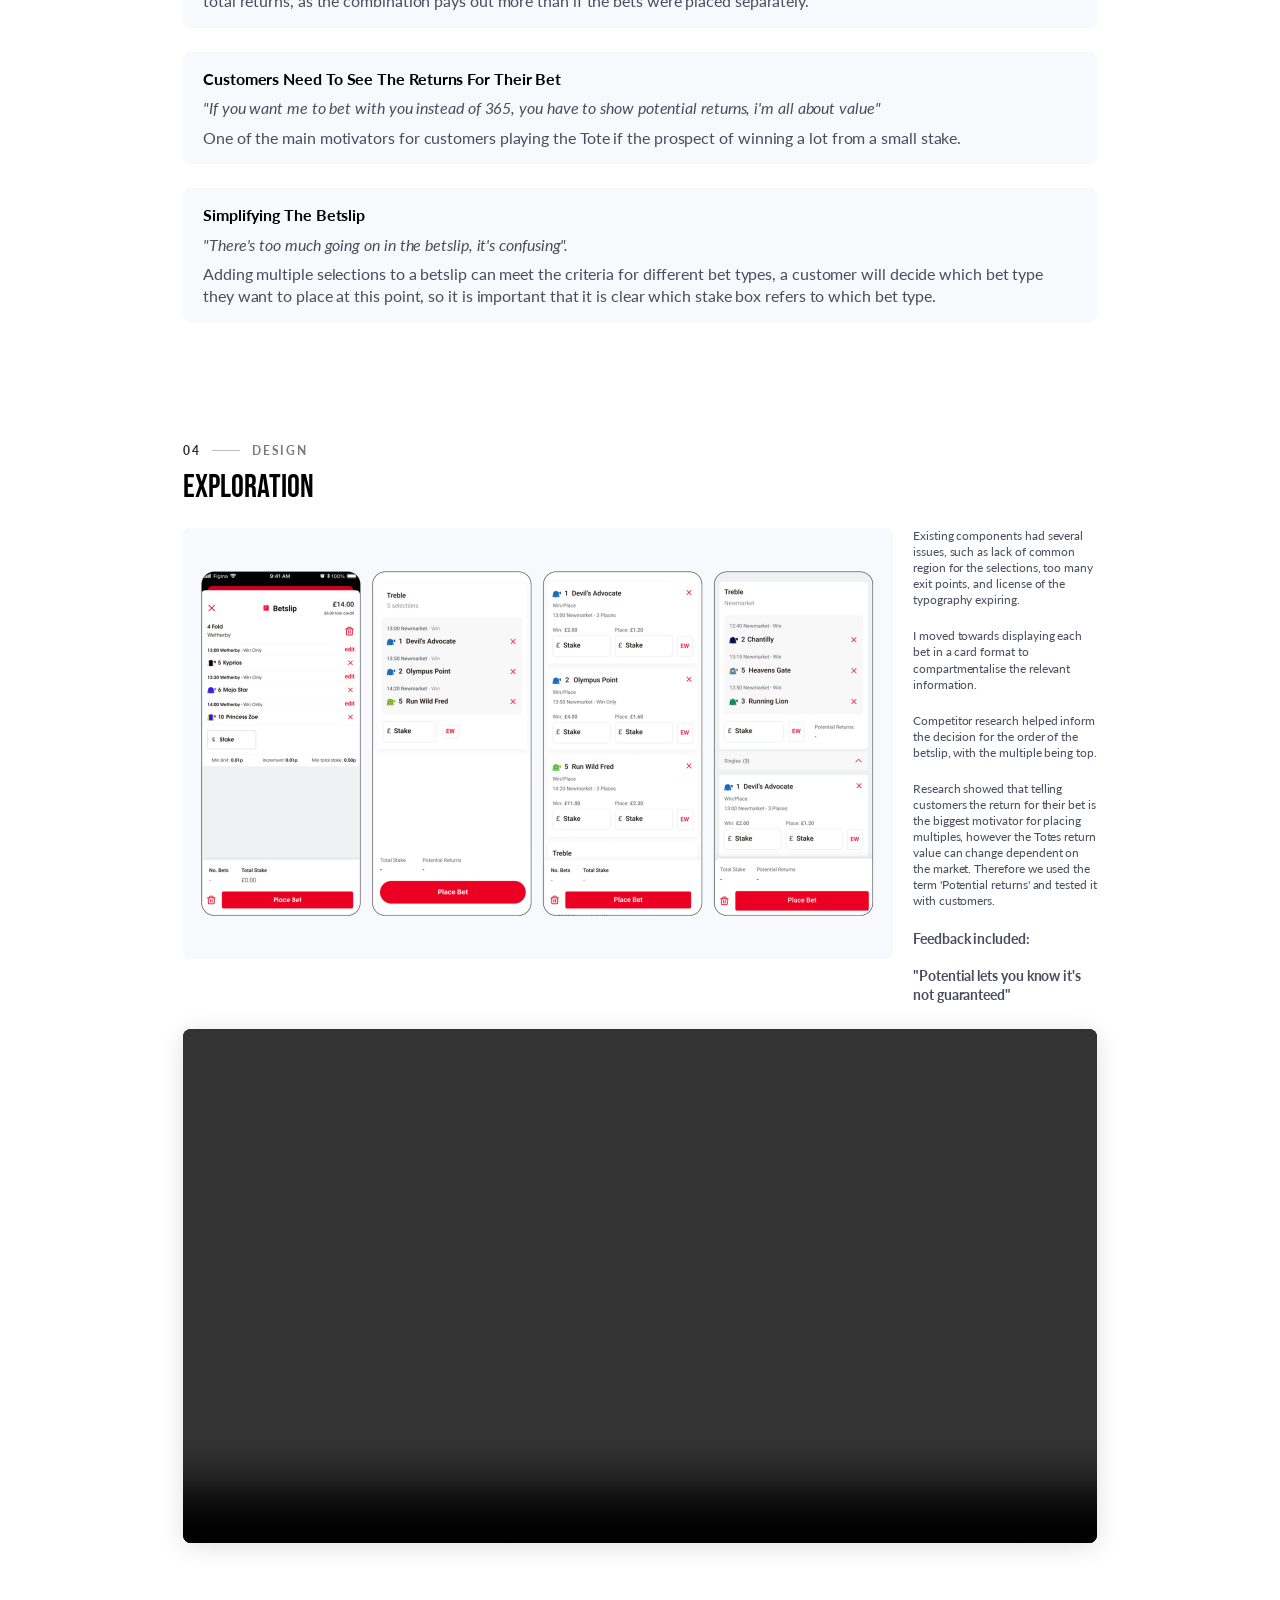
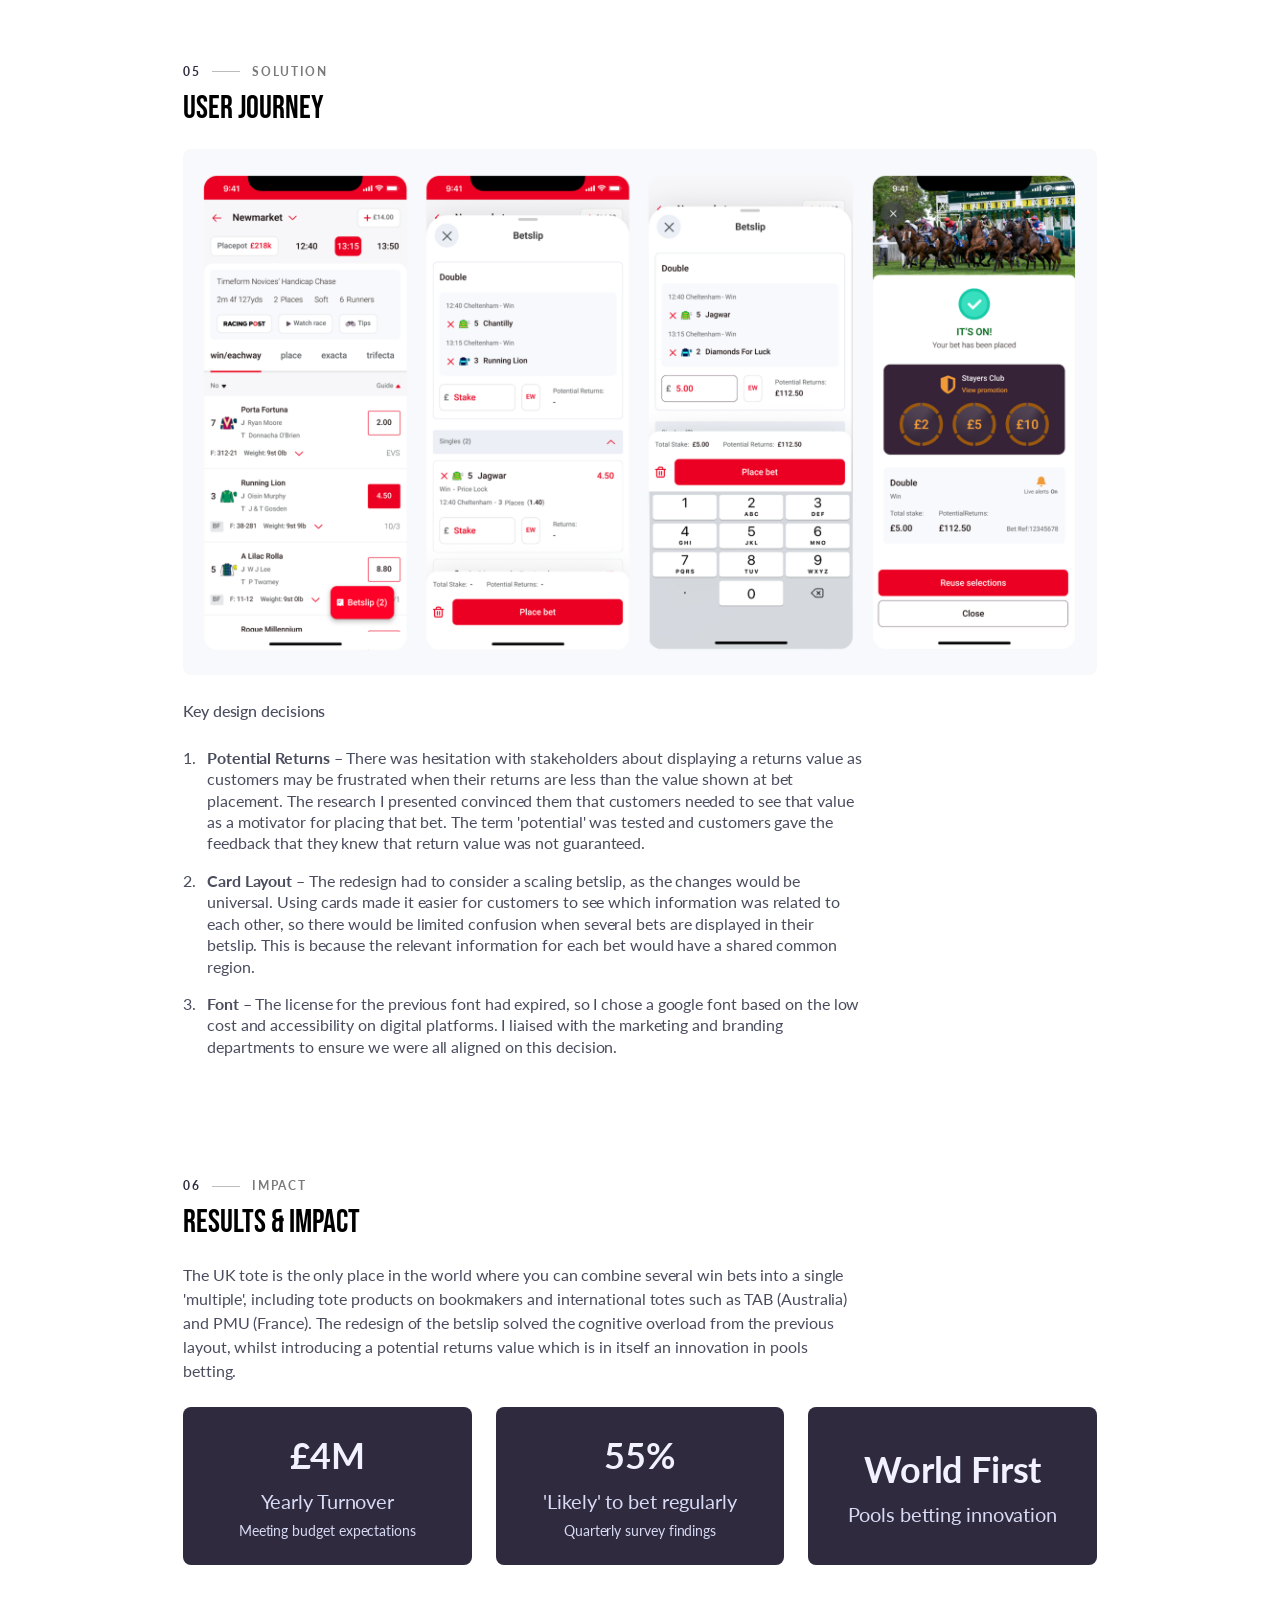
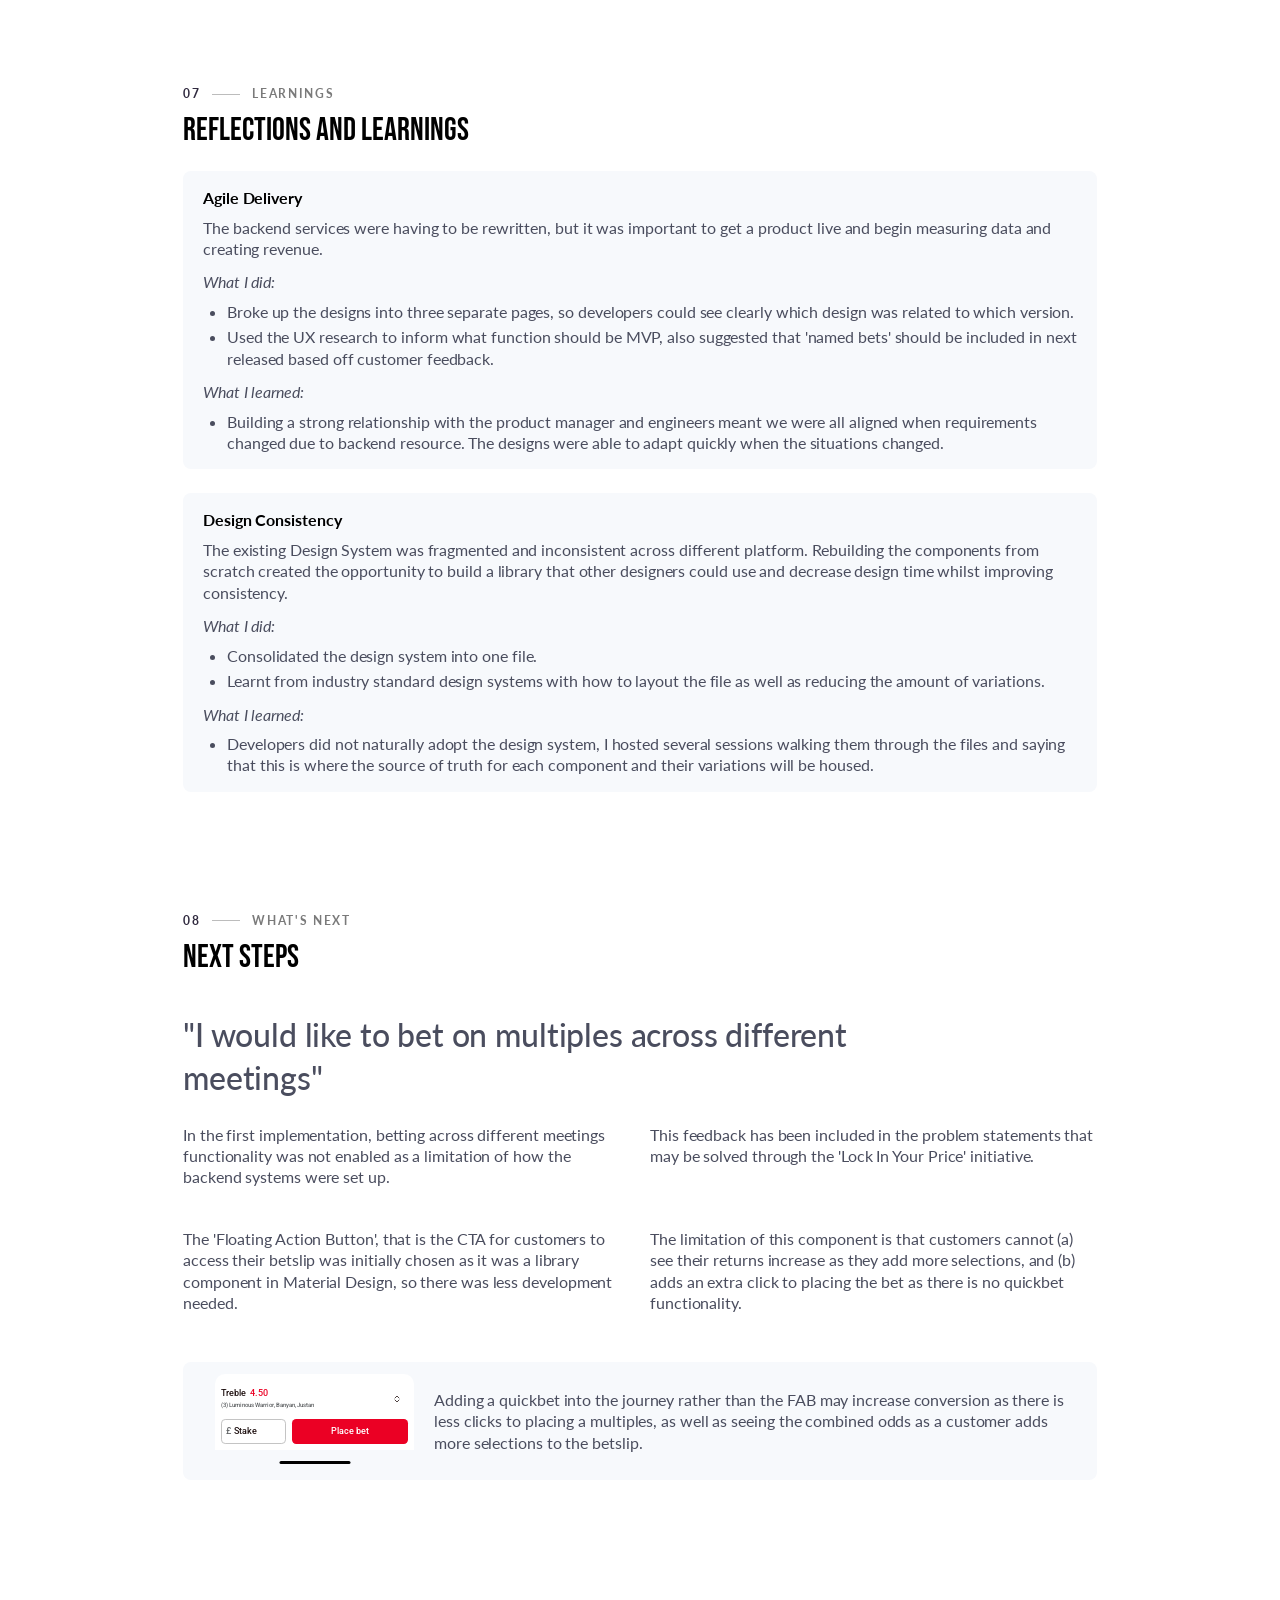
<file: multiples.html>
<!DOCTYPE html>
<html lang="en">
<head>
  <meta charset="UTF-8" />
  <meta name="viewport" content="width=device-width, initial-scale=1.0" />
  <title>Multiples – Andrew Gaskell</title>
  <link rel="preconnect" href="https://fonts.googleapis.com" />
  <link rel="preconnect" href="https://fonts.gstatic.com" crossorigin />
  <link
    href="https://fonts.googleapis.com/css2?family=Bebas+Neue&family=Lato:ital,wght@0,400;0,500;0,600;0,700;1,400&family=Roboto:wght@500&display=swap"
    rel="stylesheet"
  />
  <link rel="stylesheet" href="tokens.css" />
  <style>
    :root {
      --dark: #302a3f;
      --text: #4a4d5e;
      --text-secondary: #626567;
      --muted: #7a7a7a;
      --surface: #f7f9fc;
      --border: #c7c7d0;
      --divider: #d8d6e5;
      --black: #090909;
      --metric-bg: #302a3f;
      --metric-number: #f1f1ff;
      --metric-label: #d7daf5;
      --brand-red: #eb0024;
    }

    *,
    *::before,
    *::after {
      box-sizing: border-box;
      margin: 0;
      padding: 0;
    }

    html { scroll-behavior: smooth; }

    body {
      font-family: "Lato", sans-serif;
      background: #fff;
      color: var(--black);
      line-height: 1.5;
      -webkit-font-smoothing: antialiased;
      -moz-osx-font-smoothing: grayscale;
    }

    img { display: block; max-width: 100%; }
    a { color: inherit; }

    /* ---------- HEADER ---------- */
    .site-header {
      position: sticky;
      top: 0;
      z-index: 100;
      display: flex;
      align-items: center;
      justify-content: space-between;
      gap: 40px;
      padding: 24px 60px;
      background: rgba(255, 255, 255, 0.92);
      backdrop-filter: saturate(180%) blur(10px);
      -webkit-backdrop-filter: saturate(180%) blur(10px);
      border-bottom: 1px solid transparent;
      transition: border-color 0.2s ease, box-shadow 0.2s ease;
    }

    .site-header--scrolled {
      border-bottom-color: rgba(0, 0, 0, 0.06);
      box-shadow: 0 4px 20px rgba(0, 0, 0, 0.04);
    }

    .site-header__left {
      display: flex;
      align-items: center;
      gap: 24px;
    }

    .site-header__logo {
      font-family: "Bebas Neue", sans-serif;
      font-size: 24px;
      color: #000;
      text-decoration: none;
    }

    .site-header__links {
      display: flex;
      gap: 40px;
      align-items: center;
    }

    .header-link {
      display: inline-flex;
      align-items: center;
      gap: 12px;
      color: var(--dark);
      font-weight: 700;
      font-size: 13px;
      letter-spacing: -0.065px;
      text-decoration: none;
    }

    .header-link a,
    .header-link span.underline {
      text-decoration: underline;
      color: var(--dark);
    }

    /* ---------- BUTTONS ---------- */
    .btn {
      display: inline-flex;
      align-items: center;
      gap: 8px;
      padding: 8px 12px;
      border-radius: 8px;
      font-size: 13px;
      font-weight: 600;
      letter-spacing: -0.065px;
      cursor: pointer;
      text-decoration: none;
      border: 1px solid transparent;
      font-family: "Lato", sans-serif;
      transition: background 0.2s ease, transform 0.1s ease;
    }

    .btn:hover { transform: translateY(-1px); }

    .btn--secondary {
      background: #fff;
      color: #000;
      border-color: var(--dark);
    }

    .btn--secondary:hover { background: #f1efee; }

    .btn svg { width: 20px; height: 20px; flex-shrink: 0; }
    .btn--back svg { transform: rotate(180deg); }

    /* ---------- BODY ---------- */
    .body-wrap {
      max-width: 954px;
      margin: 0 auto;
      padding: 60px 20px 140px;
      display: flex;
      flex-direction: column;
      gap: 120px;
    }

    /* ---------- HERO ---------- */
    .hero {
      display: flex;
      align-items: center;
      gap: 61px;
      min-height: 312px;
    }

    .hero__media {
      position: relative;
      width: 452px;
      height: 546px;
      flex-shrink: 0;
    }

    .hero__media img {
      position: absolute;
      object-fit: cover;
    }

    .hero__media .img-back {
      left: 0;
      top: 52px;
      width: 243px;
      height: 429px;
    }

    .hero__media .img-front {
      left: 144px;
      top: 0;
      width: 308px;
      height: 546px;
    }

    .hero__title {
      font-family: "Bebas Neue", sans-serif;
      font-size: 64px;
      color: #000;
      font-weight: 400;
      line-height: 1;
      text-transform: uppercase;
      max-width: 409px;
    }

    /* ---------- LEDE ---------- */
    .lede {
      font-size: 32px;
      font-weight: 500;
      color: var(--text);
      letter-spacing: -0.16px;
      line-height: 1.34;
    }
    .lede strong { font-weight: 700; color: var(--text); }

    /* ---------- INFO TABLE ---------- */
    .info-table {
      display: flex;
      flex-direction: column;
      border-top: 1px solid var(--divider);
    }

    .info-row {
      display: flex;
      gap: 123px;
      align-items: flex-start;
      padding: 24px 0;
      border-bottom: 1px solid var(--divider);
      font-size: 16px;
      letter-spacing: -0.08px;
      line-height: 1.34;
    }

    .info-row__label {
      width: 210px;
      color: var(--muted);
      flex-shrink: 0;
    }

    .info-row__value {
      color: var(--text);
      flex: 1;
    }

    .info-row__value ul {
      list-style: disc;
      padding-left: 24px;
      display: flex;
      flex-direction: column;
      gap: 4px;
    }

    .info-row__value ul li { line-height: 1.44; }

    /* ---------- SECTION BLOCK ---------- */
    .section-block {
      display: flex;
      flex-direction: column;
      gap: 24px;
    }

    .section-block--lg { gap: 40px; }

    .section-title {
      font-family: "Bebas Neue", sans-serif;
      font-weight: 400;
      font-size: 32px;
      color: #000;
      text-transform: uppercase;
      line-height: 1;
    }

    /* ---------- PROSE WIDTH CONSTRAINT ---------- */
    .prose { max-width: 680px; }

    /* ---------- SECTION EYEBROW (01 — CONTEXT) ---------- */
    .section-head {
      display: flex;
      flex-direction: column;
      gap: 12px;
    }

    .section-eyebrow {
      display: inline-flex;
      align-items: center;
      gap: 12px;
      font-family: "Lato", sans-serif;
      font-size: 12px;
      font-weight: 700;
      color: var(--muted);
      text-transform: uppercase;
      letter-spacing: 0.14em;
    }

    .section-eyebrow__num {
      color: var(--dark);
      font-weight: 700;
    }

    .section-eyebrow__rule {
      display: inline-block;
      width: 28px;
      height: 1px;
      background: currentColor;
      opacity: 0.5;
    }

    /* ---------- AT-A-GLANCE STRIP ---------- */
    .at-a-glance {
      display: grid;
      grid-template-columns: repeat(4, 1fr);
      border-top: 1px solid var(--divider);
      border-bottom: 1px solid var(--divider);
    }

    .at-a-glance__cell {
      padding: 20px 24px;
      display: flex;
      flex-direction: column;
      gap: 6px;
      border-right: 1px solid var(--divider);
    }

    .at-a-glance__cell:last-child { border-right: none; }

    .at-a-glance__label {
      font-size: 11px;
      font-weight: 700;
      color: var(--muted);
      text-transform: uppercase;
      letter-spacing: 0.1em;
    }

    .at-a-glance__value {
      font-size: 15px;
      color: var(--black);
      font-weight: 500;
      line-height: 1.4;
    }

    .at-a-glance__value--highlight {
      color: var(--dark);
      font-weight: 700;
      font-size: 20px;
      letter-spacing: -0.1px;
    }

    .section-subtitle {
      font-family: "Bebas Neue", sans-serif;
      font-weight: 400;
      font-size: 24px;
      color: #000;
      text-transform: uppercase;
      line-height: 1;
    }

    .pull-quote {
      font-size: 32px;
      font-weight: 500;
      color: var(--text);
      letter-spacing: -0.16px;
      line-height: 1.34;
    }

    .two-col {
      display: flex;
      gap: 20px;
      align-items: flex-start;
    }

    .two-col > * {
      flex: 1;
      font-size: 16px;
      color: var(--text);
      letter-spacing: -0.08px;
      line-height: 1.34;
    }

    .two-col strong { font-weight: 700; }

    .callout {
      background: var(--surface);
      border-radius: 8px;
      padding: 12px 32px;
      font-size: 16px;
      font-weight: 500;
      color: var(--text);
      letter-spacing: -0.08px;
      line-height: 1.34;
    }

    /* ---------- GOALS ---------- */
    .goals {
      display: flex;
      flex-direction: column;
      gap: 20px;
      font-size: 16px;
      color: var(--text);
      letter-spacing: -0.08px;
      line-height: 1.34;
    }

    .goals__row {
      display: flex;
      gap: 20px;
      align-items: flex-start;
    }

    .goals__label {
      width: 128px;
      flex-shrink: 0;
    }

    .goals__value { flex: 1; white-space: pre-wrap; }

    /* ---------- RESEARCH / IMAGE + NOTES ---------- */
    .research-row {
      display: flex;
      gap: 20px;
      align-items: flex-start;
    }

    .research-row__image {
      width: 340px;
      height: 323px;
      flex-shrink: 0;
      border-radius: 8px;
      object-fit: cover;
    }

    .research-row__notes {
      flex: 1;
      min-width: 0;
      display: flex;
      flex-direction: column;
      gap: 30px;
      font-size: 16px;
      color: var(--text);
      letter-spacing: -0.08px;
      line-height: 1.34;
      counter-reset: research;
    }

    .research-row__notes li {
      padding-left: 24px;
      position: relative;
      list-style: none;
    }

    .research-row__notes li::before {
      counter-increment: research;
      content: counter(research) ".";
      position: absolute;
      left: 0;
      top: 0;
    }

    /* ---------- INSIGHT CARDS (generic) ---------- */
    .insight-card {
      background: var(--surface);
      border-radius: 8px;
      padding: 16px 20px;
      display: flex;
      flex-direction: column;
      gap: 8px;
      font-size: 16px;
      letter-spacing: -0.08px;
      line-height: 1.34;
    }

    .insight-card__title {
      color: #000;
      font-weight: 700;
    }

    .insight-card__quote {
      color: var(--text);
      font-style: italic;
    }

    .insight-card__body { color: var(--text); }

    /* reflections (larger, with sub-lists) */
    .reflection-card ul {
      list-style: disc;
      padding-left: 24px;
      display: flex;
      flex-direction: column;
      gap: 4px;
      color: var(--text);
    }

    .reflection-card__label {
      color: var(--text);
      font-style: italic;
      margin-top: 4px;
    }

    /* ---------- EXPLORATION ---------- */
    .exploration-body {
      display: flex;
      gap: 20px;
      align-items: flex-start;
    }

    .exploration-body img.explore-screens {
      width: 710px;
      height: 431px;
      object-fit: cover;
      flex-shrink: 0;
      border-radius: 4px;
    }

    .exploration-body__notes {
      flex: 1;
      min-width: 0;
      display: flex;
      flex-direction: column;
      gap: 20px;
      font-size: 12px;
      color: var(--text);
      letter-spacing: -0.06px;
      line-height: 1.34;
    }

    .exploration-body__feedback {
      font-size: 14px;
      font-weight: 700;
      color: var(--text);
      letter-spacing: -0.07px;
      line-height: 1.34;
      white-space: pre-wrap;
    }

    .user-testing-video {
      width: 100%;
      aspect-ratio: 16 / 9;
      border-radius: 8px;
      background: #000;
      display: block;
      object-fit: cover;
      box-shadow: 0 4px 24.5px rgba(0, 0, 0, 0.12);
    }

    /* ---------- USER JOURNEY ---------- */
    .user-journey__image {
      width: 100%;
      height: auto;
      aspect-ratio: 954 / 549;
      object-fit: cover;
      border-radius: 8px;
    }

    .user-journey__lead {
      font-weight: 500;
      color: var(--text);
      font-size: 16px;
      letter-spacing: -0.08px;
    }

    .decisions {
      display: flex;
      flex-direction: column;
      gap: 16px;
      counter-reset: decisions;
      font-size: 16px;
      color: var(--text);
      letter-spacing: -0.08px;
      line-height: 1.34;
      list-style: none;
      padding-left: 0;
    }

    .decisions__item {
      padding-left: 24px;
      position: relative;
    }

    .decisions__item::before {
      counter-increment: decisions;
      content: counter(decisions) ".";
      position: absolute;
      left: 0;
      top: 0;
    }

    .decisions__item strong { font-weight: 700; }

    /* ---------- METRIC CARDS (Results & Impact) ---------- */
    .metrics {
      display: flex;
      gap: 24px;
      align-items: stretch;
    }

    .metric {
      flex: 1;
      min-width: 0;
      background: var(--metric-bg);
      border-radius: 8px;
      padding: 24px;
      display: flex;
      flex-direction: column;
      gap: 8px;
      align-items: center;
      justify-content: center;
      text-align: center;
    }

    .metric__number {
      color: var(--metric-number);
      font-size: 36px;
      font-weight: 700;
      letter-spacing: -0.18px;
      line-height: 1.34;
    }

    .metric__label {
      color: var(--metric-label);
      font-size: 20px;
      letter-spacing: -0.1px;
      line-height: 1.34;
    }

    .metric__sublabel {
      color: var(--metric-label);
      font-size: 14px;
      letter-spacing: -0.07px;
      line-height: 1.34;
    }

    /* ---------- NEXT STEPS – QUICKBET MOCKUP ---------- */
    .next-callout {
      background: var(--surface);
      border-radius: 8px;
      padding: 12px 32px;
      display: flex;
      gap: 20px;
      align-items: center;
    }

    .next-callout__text {
      flex: 1;
      font-size: 16px;
      color: var(--text);
      letter-spacing: -0.08px;
      line-height: 1.34;
    }

    .quickbet {
      width: 199px;
      flex-shrink: 0;
      font-family: "Roboto", sans-serif;
    }

    .quickbet__panel {
      background: #fff;
      border-radius: 10px 10px 0 0;
      padding: 13px 6px 6px;
      display: flex;
      flex-direction: column;
      gap: 8px;
    }

    .quickbet__top {
      display: flex;
      align-items: center;
      justify-content: space-between;
      padding-right: 6px;
    }

    .quickbet__selection {
      display: flex;
      flex-direction: column;
      gap: 2px;
    }

    .quickbet__header {
      display: flex;
      gap: 4px;
      align-items: center;
      font-weight: 500;
      font-size: 8.5px;
      line-height: 12.7px;
    }

    .quickbet__label { color: #221414; }
    .quickbet__price { color: var(--brand-red); }

    .quickbet__runners {
      color: var(--text-secondary);
      font-size: 6.4px;
      font-weight: 500;
      line-height: 9.6px;
    }

    .quickbet__arrows {
      width: 10.6px;
      height: 10.6px;
      color: #221414;
      display: grid;
      place-items: center;
    }

    .quickbet__row {
      display: flex;
      gap: 6.4px;
    }

    .quickbet__stake {
      flex: 1;
      border: 0.3px solid #c4c4c4;
      border-radius: 4.2px;
      padding: 0 0 0 4px;
      display: flex;
      gap: 3px;
      align-items: center;
      font-size: 8.5px;
      font-weight: 500;
    }

    .quickbet__stake .currency { color: var(--text-secondary); }
    .quickbet__stake .placeholder { color: #221414; }

    .quickbet__btn {
      flex: 0 0 116px;
      height: 25px;
      background: var(--brand-red);
      color: #fff;
      border-radius: 4.2px;
      display: flex;
      align-items: center;
      justify-content: center;
      font-size: 8.5px;
      font-weight: 500;
      line-height: 12.7px;
    }

    .quickbet__home-indicator {
      height: 18px;
      position: relative;
    }

    .quickbet__home-indicator::after {
      content: "";
      position: absolute;
      bottom: 4px;
      left: 50%;
      transform: translateX(-50%);
      width: 71px;
      height: 2.7px;
      background: #000;
      border-radius: 53px;
    }

    /* ---------- RESPONSIVE ---------- */
    @media (max-width: 900px) {
      .site-header {
        padding: 16px 20px;
        flex-wrap: wrap;
        gap: 16px;
      }
      .site-header__links {
        gap: 16px;
        flex-wrap: wrap;
      }
      .body-wrap {
        padding: 48px 20px 80px;
        gap: 80px;
      }
      .hero {
        flex-direction: column;
        align-items: flex-start;
      }
      .hero__media {
        width: 100%;
        height: 460px;
      }
      .hero__media .img-back { left: 0; }
      .hero__media .img-front { left: 40%; }
      .hero__title { font-size: 48px; }
      .lede, .pull-quote { font-size: 22px; }
      .info-row { flex-direction: column; gap: 12px; }
      .info-row__label { width: 100%; }
      .at-a-glance { grid-template-columns: 1fr 1fr; }
      .at-a-glance__cell { border-right: 1px solid var(--divider); border-bottom: 1px solid var(--divider); }
      .at-a-glance__cell:nth-child(even) { border-right: none; }
      .at-a-glance__cell:nth-last-child(-n+2) { border-bottom: none; }
      .prose { max-width: 100%; }
      .two-col { flex-direction: column; }
      .research-row { flex-direction: column; }
      .research-row__image { width: 100%; height: auto; }
      .exploration-body { flex-direction: column; }
      .exploration-body img.explore-screens { width: 100%; height: auto; }
      .metrics { flex-direction: column; }
      .next-callout { flex-direction: column; align-items: flex-start; }
      .goals__row { flex-direction: column; }
    }
  </style>
</head>
<body>
  <!-- HEADER -->
  <header class="site-header">
    <div class="site-header__left">
      <a class="btn btn--secondary btn--back" href="index.html">
        <svg viewBox="0 0 20 20" fill="none" aria-hidden="true">
          <path d="M7.5 5l5 5-5 5" stroke="#302a3f" stroke-width="1.6" stroke-linecap="round" stroke-linejoin="round" />
        </svg>
        Back
      </a>
      <a class="site-header__logo" href="index.html">Andrew Gaskell</a>
    </div>

    <div class="site-header__links">
      <a class="header-link" href="mailto:andygaskell10@outlook.com">
        <svg width="20" height="18" viewBox="0 0 20 18" fill="none" aria-hidden="true">
          <rect x="1" y="2" width="18" height="14" rx="2" stroke="#302a3f" stroke-width="1.5" />
          <path d="M2 3.5l8 6.5 8-6.5" stroke="#302a3f" stroke-width="1.5" fill="none" stroke-linecap="round" stroke-linejoin="round" />
        </svg>
        <span>andygaskell10@outlook.com</span>
      </a>

      <span class="header-link">
        <svg width="20" height="20" viewBox="0 0 20 20" fill="#302a3f" aria-hidden="true">
          <path d="M4.98 3.5A2.49 2.49 0 002.5 6a2.5 2.5 0 105 0 2.49 2.49 0 00-2.52-2.5zM3 8.5h4v10H3v-10zM9 8.5h3.8v1.37h.05c.53-1 1.83-2.07 3.77-2.07 4.03 0 4.78 2.65 4.78 6.1v5.1h-4v-4.52c0-1.08-.02-2.47-1.5-2.47-1.5 0-1.73 1.17-1.73 2.39v4.6h-4V8.5z"/>
        </svg>
        <a
          href="https://www.linkedin.com/in/andrew-gaskell-4092a5191?utm_source=share&utm_campaign=share_via&utm_content=profile&utm_medium=ios_app"
          target="_blank"
          rel="noopener"
        >Click here for my profile</a>
      </span>
    </div>
  </header>

  <main class="body-wrap">
    <!-- HERO -->
    <section class="hero">
      <div class="hero__media">
        <img
          class="img-back"
          src="images/multiples-hero-back.png"
          alt="Multiples – secondary screen"
        />
        <img
          class="img-front"
          src="images/multiples-hero-front.png"
          alt="Multiples – primary screen"
        />
      </div>
      <h1 class="hero__title">Multiples</h1>
    </section>

    <!-- INTRO LEDE -->
    <section>
      <p class="lede prose">
        Solving the need of allowing customers to combine multiple win bets
        into a single bet has generated over <strong>£4M turnover</strong> and
        55% of customers saying they will bet on multiples 'regularly'.
      </p>
    </section>

    <!-- INFO TABLE -->
    <section>
      <dl class="info-table">
        <div class="info-row">
          <div class="info-row__label">ROLE</div>
          <div class="info-row__value">Lead Designer</div>
        </div>
        <div class="info-row">
          <div class="info-row__label">RESPONSIBILITIES</div>
          <div class="info-row__value">
            <ul>
              <li>Identified the problem through surveys and benchmarking current KPIs.</li>
              <li>Conducted 10 user interviews with existing customers.</li>
              <li>Redesigned the betslip experience.</li>
              <li>Collaborated closely with PM and engineer to navigate technical limitations and delivery plans.</li>
              <li>Engaged with developers to improve the design handover experience, increasing the accuracy of the build compared to designs.</li>
            </ul>
          </div>
        </div>
        <div class="info-row">
          <div class="info-row__label">COLLABORATORS</div>
          <div class="info-row__value">
            UX Design, Product, Engineering, SLT, ExCo, BI, Product Analyst, Business Planning, Head of Racing.
          </div>
        </div>
        <div class="info-row">
          <div class="info-row__label">TIMELINE</div>
          <div class="info-row__value">Key Strategic item for FY 2024 (Sept–Sept).</div>
        </div>
      </dl>
    </section>

    <!-- 01 — CONTEXT: THE PROBLEM -->
    <section class="section-block">
      <div class="section-head">
        <div class="section-eyebrow">
          <span class="section-eyebrow__num">01</span>
          <span class="section-eyebrow__rule"></span>
          <span>Context</span>
        </div>
        <h2 class="section-title">The Problem</h2>
      </div>
      <p class="pull-quote prose">
        "I like betting on doubles and trebles, but i can't find that function on the tote"
      </p>
      <div class="two-col">
        <p>
          In quarterly surveys, one of the biggest obstacles that customers
          stated to betting with the tote was that we didn't offer multiples
          (trebles, 4folds, etc.).
        </p>
        <p>
          This is because pools betting does not show the combined price so
          customers can't see their returns increasing – a significant factor
          to their popularity. <strong>This project would be a world first in pools betting.</strong>
        </p>
      </div>
      <div class="callout">
        Customers expect to be able to place multiples as they are popular and
        common in the industry, unfulfilling this need increases the likelihood
        that customers go elsewhere.
      </div>
    </section>

    <!-- 02 — NORTH STAR: GOALS & SUCCESS METRICS -->
    <section class="section-block">
      <div class="section-head">
        <div class="section-eyebrow">
          <span class="section-eyebrow__num">02</span>
          <span class="section-eyebrow__rule"></span>
          <span>North Star</span>
        </div>
        <h2 class="section-title">Goals &amp; Success Metrics</h2>
      </div>
      <div class="goals prose">
        <div class="goals__row">
          <div class="goals__label">Design Goal:</div>
          <div class="goals__value">(1) Create a betslip experience that combines the customer's selections into one bet, (2) Reduce the existing betslip cognitive load, and (3) create a scalable betslip where a customer can quickly place their desired bet.</div>
        </div>
        <div class="goals__row">
          <div class="goals__label">Business Goal:</div>
          <div class="goals__value">Increase the number of bets per customer.</div>
        </div>
        <div class="goals__row">
          <div class="goals__label">Success Metrics:</div>
          <div class="goals__value">Retention Rates, Bets per Active, Stake per Active, Win Bet Conversion.</div>
        </div>
      </div>
    </section>

    <!-- RESEARCH & DISCOVERY + INSIGHTS -->
    <section class="section-block section-block--lg">
      <div class="section-block">
        <div class="section-head">
          <div class="section-eyebrow">
            <span class="section-eyebrow__num">03</span>
            <span class="section-eyebrow__rule"></span>
            <span>Discovery</span>
          </div>
          <h2 class="section-title">Research &amp; Discovery</h2>
        </div>
        <div class="research-row">
          <img
            class="research-row__image"
            src="images/multiples-discovery.png"
            alt="Research synthesis affinity map"
          />
          <ol class="research-row__notes">
            <li>Quarterly surveys identified how not having multiples meant customers were going elsewhere to place those bets.</li>
            <li>Competitor analysis showed that there was an emphasis on the importance of multiples as they were often above the fold on the horse racing homepages. Furthermore, the betslip would show a multiple bet rather than a collection of singles.</li>
            <li>User journey maps and personas were created to communicate to stakeholders the significance of the pain point and it's impact on revenue and retention.</li>
            <li>I conducted interviews with 10 participants that included a task with the current experience. I created a 'Tote Bet Club', a verified group of engaged and verified customers that are open to taking part in interviews.</li>
          </ol>
        </div>
      </div>

      <div class="section-block">
        <h3 class="section-subtitle">Insights</h3>
        <div class="insight-card">
          <p class="insight-card__title">Desire For Larger Returns</p>
          <p class="insight-card__quote">"If you can combine some of the outsiders on the Tote, your returns could be massive for a small stake".</p>
          <p class="insight-card__body">One of the main goals for customers placing multiples is so they can combine several of there selections and increase their total returns, as the combination pays out more than if the bets were placed separately.</p>
        </div>
        <div class="insight-card">
          <p class="insight-card__title">Customers Need To See The Returns For Their Bet</p>
          <p class="insight-card__quote">"If you want me to bet with you instead of 365, you have to show potential returns, i'm all about value"</p>
          <p class="insight-card__body">One of the main motivators for customers playing the Tote if the prospect of winning a lot from a small stake.</p>
        </div>
        <div class="insight-card">
          <p class="insight-card__title">Simplifying The Betslip</p>
          <p class="insight-card__quote">"There's too much going on in the betslip, it's confusing".</p>
          <p class="insight-card__body">Adding multiple selections to a betslip can meet the criteria for different bet types, a customer will decide which bet type they want to place at this point, so it is important that it is clear which stake box refers to which bet type.</p>
        </div>
      </div>
    </section>

    <!-- 04 — DESIGN: EXPLORATION -->
    <section class="section-block">
      <div class="section-head">
        <div class="section-eyebrow">
          <span class="section-eyebrow__num">04</span>
          <span class="section-eyebrow__rule"></span>
          <span>Design</span>
        </div>
        <h2 class="section-title">Exploration</h2>
      </div>
      <div class="exploration-body">
        <img
          class="explore-screens"
          src="images/multiples-user-journey.png"
          alt="Betslip exploration screens with annotations"
        />
        <div class="exploration-body__notes">
          <p>Existing components had several issues, such as lack of common region for the selections, too many exit points, and license of the typography expiring.</p>
          <p>I moved towards displaying each bet in a card format to compartmentalise the relevant information.</p>
          <p>Competitor research helped inform the decision for the order of the betslip, with the multiple being top.</p>
          <p>Research showed that telling customers the return for their bet is the biggest motivator for placing multiples, however the Totes return value can change dependent on the market. Therefore we used the term 'Potential returns' and tested it with customers.</p>
          <p class="exploration-body__feedback">Feedback included:

"Potential lets you know it's not guaranteed"</p>
        </div>
      </div>

      <video
        class="user-testing-video"
        controls
        preload="metadata"
        playsinline
        aria-label="Multiples user testing clip"
      >
        <source src="media/multiples-interview.mp4" type="video/mp4" />
        Your browser does not support the video tag.
      </video>
    </section>

    <!-- 05 — SOLUTION: USER JOURNEY -->
    <section class="section-block">
      <div class="section-head">
        <div class="section-eyebrow">
          <span class="section-eyebrow__num">05</span>
          <span class="section-eyebrow__rule"></span>
          <span>Solution</span>
        </div>
        <h2 class="section-title">User Journey</h2>
      </div>
      <img
        class="user-journey__image"
        src="images/multiples-iterations.png"
        alt="Multiples user journey flow"
      />
      <p class="user-journey__lead prose">Key design decisions</p>
      <ol class="decisions prose">
        <li class="decisions__item">
          <strong>Potential Returns</strong> – There was hesitation with
          stakeholders about displaying a returns value as customers may be
          frustrated when their returns are less than the value shown at bet
          placement. The research I presented convinced them that customers
          needed to see that value as a motivator for placing that bet. The
          term 'potential' was tested and customers gave the feedback that
          they knew that return value was not guaranteed.
        </li>
        <li class="decisions__item">
          <strong>Card Layout</strong> – The redesign had to consider a scaling
          betslip, as the changes would be universal. Using cards made it
          easier for customers to see which information was related to each
          other, so there would be limited confusion when several bets are
          displayed in their betslip. This is because the relevant information
          for each bet would have a shared common region.
        </li>
        <li class="decisions__item">
          <strong>Font</strong> – The license for the previous font had
          expired, so I chose a google font based on the low cost and
          accessibility on digital platforms. I liaised with the marketing and
          branding departments to ensure we were all aligned on this decision.
        </li>
      </ol>
    </section>

    <!-- 06 — IMPACT: RESULTS -->
    <section class="section-block">
      <div class="section-head">
        <div class="section-eyebrow">
          <span class="section-eyebrow__num">06</span>
          <span class="section-eyebrow__rule"></span>
          <span>Impact</span>
        </div>
        <h2 class="section-title">Results &amp; Impact</h2>
      </div>
      <p class="prose" style="font-size:16px; color: var(--text); letter-spacing:-0.08px; line-height:1.5;">
        The UK tote is the only place in the world where you can combine
        several win bets into a single 'multiple', including tote products on
        bookmakers and international totes such as TAB (Australia) and PMU
        (France). The redesign of the betslip solved the cognitive overload
        from the previous layout, whilst introducing a potential returns value
        which is in itself an innovation in pools betting.
      </p>
      <div class="metrics">
        <div class="metric">
          <p class="metric__number">£4M</p>
          <p class="metric__label">Yearly Turnover</p>
          <p class="metric__sublabel">Meeting budget expectations</p>
        </div>
        <div class="metric">
          <p class="metric__number">55%</p>
          <p class="metric__label">'Likely' to bet regularly</p>
          <p class="metric__sublabel">Quarterly survey findings</p>
        </div>
        <div class="metric">
          <p class="metric__number">World First</p>
          <p class="metric__label">Pools betting innovation</p>
        </div>
      </div>
    </section>

    <!-- 07 — LEARNINGS: REFLECTIONS -->
    <section class="section-block">
      <div class="section-head">
        <div class="section-eyebrow">
          <span class="section-eyebrow__num">07</span>
          <span class="section-eyebrow__rule"></span>
          <span>Learnings</span>
        </div>
        <h2 class="section-title">Reflections and Learnings</h2>
      </div>

      <div class="insight-card reflection-card">
        <p class="insight-card__title">Agile Delivery</p>
        <p class="insight-card__body">
          The backend services were having to be rewritten, but it was
          important to get a product live and begin measuring data and creating
          revenue.
        </p>
        <p class="reflection-card__label">What I did:</p>
        <ul>
          <li>Broke up the designs into three separate pages, so developers could see clearly which design was related to which version.</li>
          <li>Used the UX research to inform what function should be MVP, also suggested that 'named bets' should be included in next released based off customer feedback.</li>
        </ul>
        <p class="reflection-card__label">What I learned:</p>
        <ul>
          <li>Building a strong relationship with the product manager and engineers meant we were all aligned when requirements changed due to backend resource. The designs were able to adapt quickly when the situations changed.</li>
        </ul>
      </div>

      <div class="insight-card reflection-card">
        <p class="insight-card__title">Design Consistency</p>
        <p class="insight-card__body">
          The existing Design System was fragmented and inconsistent across
          different platform. Rebuilding the components from scratch created
          the opportunity to build a library that other designers could use and
          decrease design time whilst improving consistency.
        </p>
        <p class="reflection-card__label">What I did:</p>
        <ul>
          <li>Consolidated the design system into one file.</li>
          <li>Learnt from industry standard design systems with how to layout the file as well as reducing the amount of variations.</li>
        </ul>
        <p class="reflection-card__label">What I learned:</p>
        <ul>
          <li>Developers did not naturally adopt the design system, I hosted several sessions walking them through the files and saying that this is where the source of truth for each component and their variations will be housed.</li>
        </ul>
      </div>
    </section>

    <!-- 08 — WHAT'S NEXT -->
    <section class="section-block section-block--lg">
      <div class="section-head">
        <div class="section-eyebrow">
          <span class="section-eyebrow__num">08</span>
          <span class="section-eyebrow__rule"></span>
          <span>What's Next</span>
        </div>
        <h2 class="section-title">Next Steps</h2>
      </div>

      <div class="section-block">
        <p class="pull-quote prose">"I would like to bet on multiples across different meetings"</p>
        <div class="two-col">
          <p>In the first implementation, betting across different meetings functionality was not enabled as a limitation of how the backend systems were set up.</p>
          <p>This feedback has been included in the problem statements that may be solved through the 'Lock In Your Price' initiative.</p>
        </div>
      </div>

      <div class="section-block">
        <div class="two-col">
          <p>The 'Floating Action Button', that is the CTA for customers to access their betslip was initially chosen as it was a library component in Material Design, so there was less development needed.</p>
          <p>The limitation of this component is that customers cannot (a) see their returns increase as they add more selections, and (b) adds an extra click to placing the bet as there is no quickbet functionality.</p>
        </div>

        <div class="next-callout" style="margin-top: 24px;">
          <div class="quickbet" aria-hidden="true">
            <div class="quickbet__panel">
              <div class="quickbet__top">
                <div class="quickbet__selection">
                  <div class="quickbet__header">
                    <span class="quickbet__label">Treble</span>
                    <span class="quickbet__price">4.50</span>
                  </div>
                  <div class="quickbet__runners">(3) Luminous Warrior, Banyan, Justan</div>
                </div>
                <div class="quickbet__arrows">
                  <svg width="8" height="8" viewBox="0 0 8 8" fill="none">
                    <path d="M2 3l2-2 2 2M2 5l2 2 2-2" stroke="#221414" stroke-width="0.8" stroke-linecap="round" stroke-linejoin="round" />
                  </svg>
                </div>
              </div>
              <div class="quickbet__row">
                <div class="quickbet__stake">
                  <span class="currency">£</span>
                  <span class="placeholder">Stake</span>
                </div>
                <div class="quickbet__btn">Place bet</div>
              </div>
            </div>
            <div class="quickbet__home-indicator"></div>
          </div>
          <p class="next-callout__text">
            Adding a quickbet into the journey rather than the FAB may increase
            conversion as there is less clicks to placing a multiples, as well
            as seeing the combined odds as a customer adds more selections to
            the betslip.
          </p>
        </div>
      </div>
    </section>
  </main>

  <script>
    (function () {
      var header = document.querySelector('.site-header');
      if (!header) return;
      var toggle = function () {
        if (window.scrollY > 8) {
          header.classList.add('site-header--scrolled');
        } else {
          header.classList.remove('site-header--scrolled');
        }
      };
      toggle();
      window.addEventListener('scroll', toggle, { passive: true });
    })();
  </script>
</body>
</html>
</file>
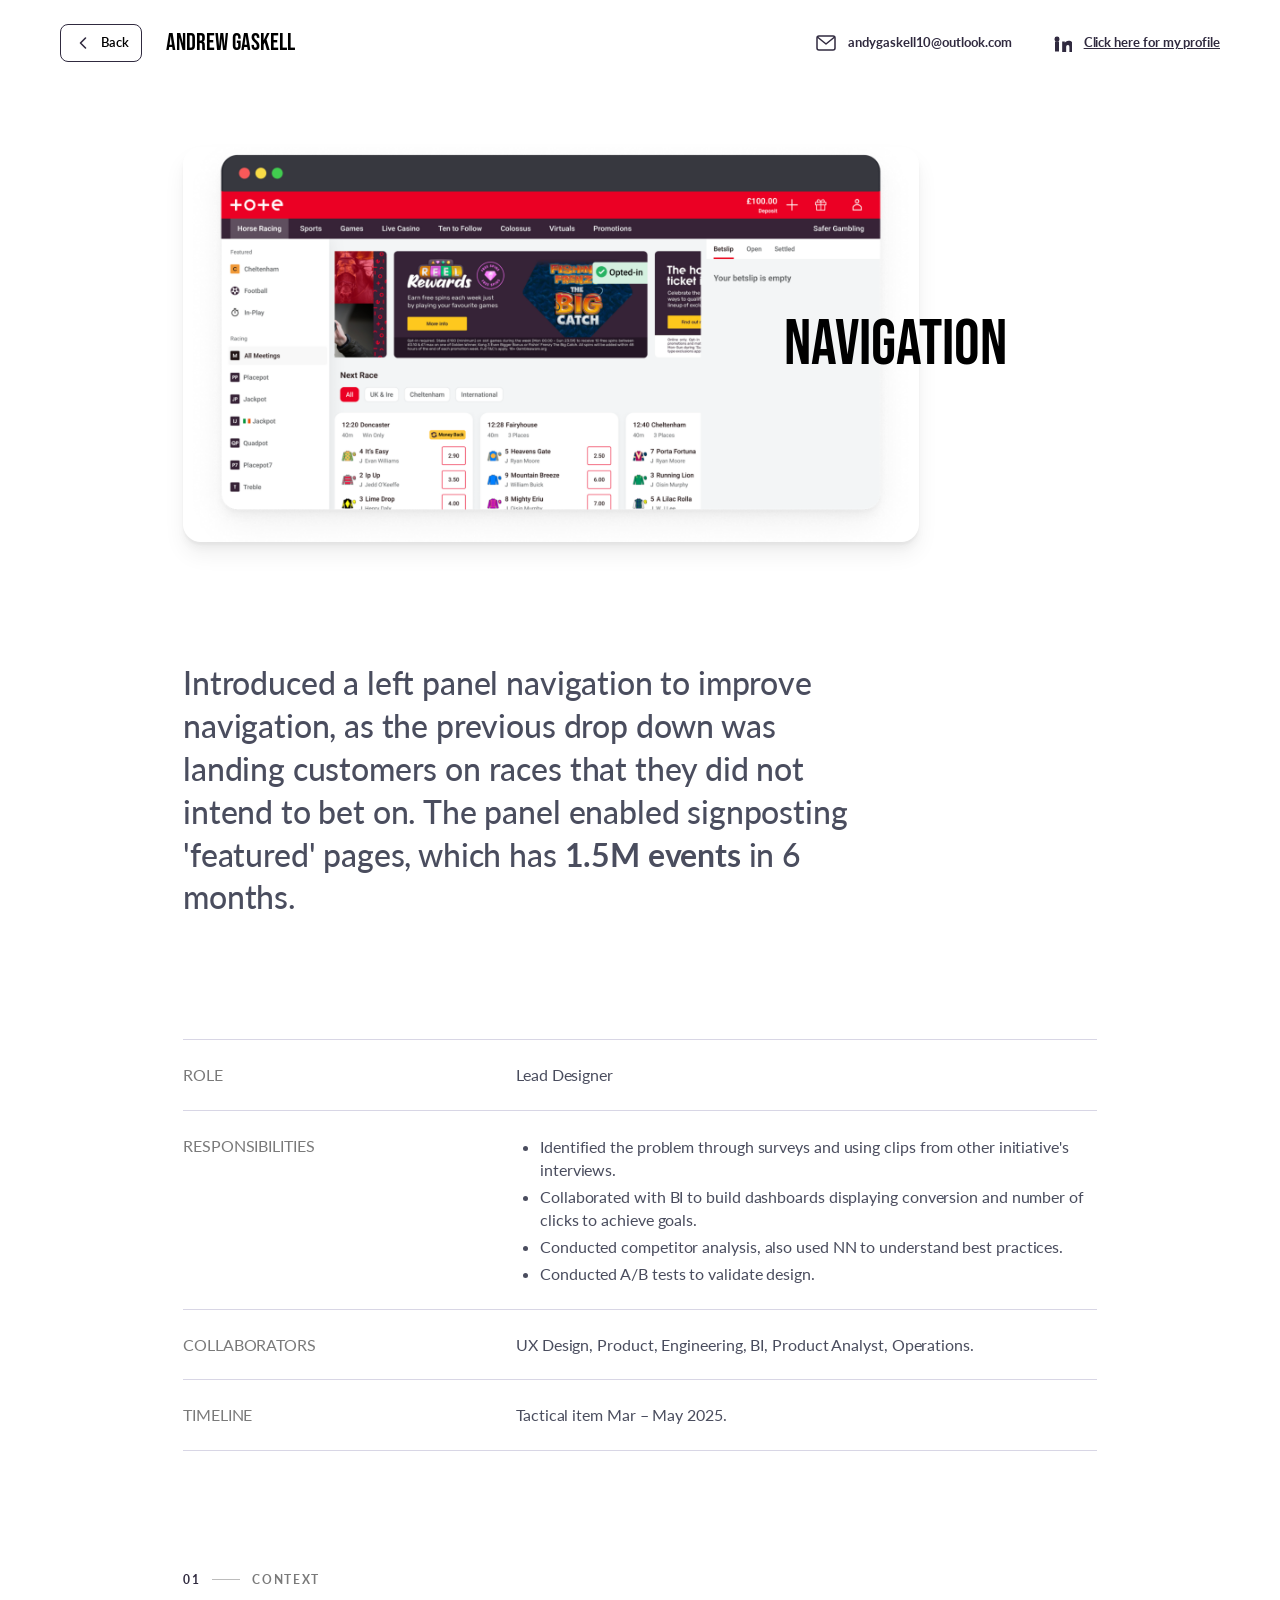
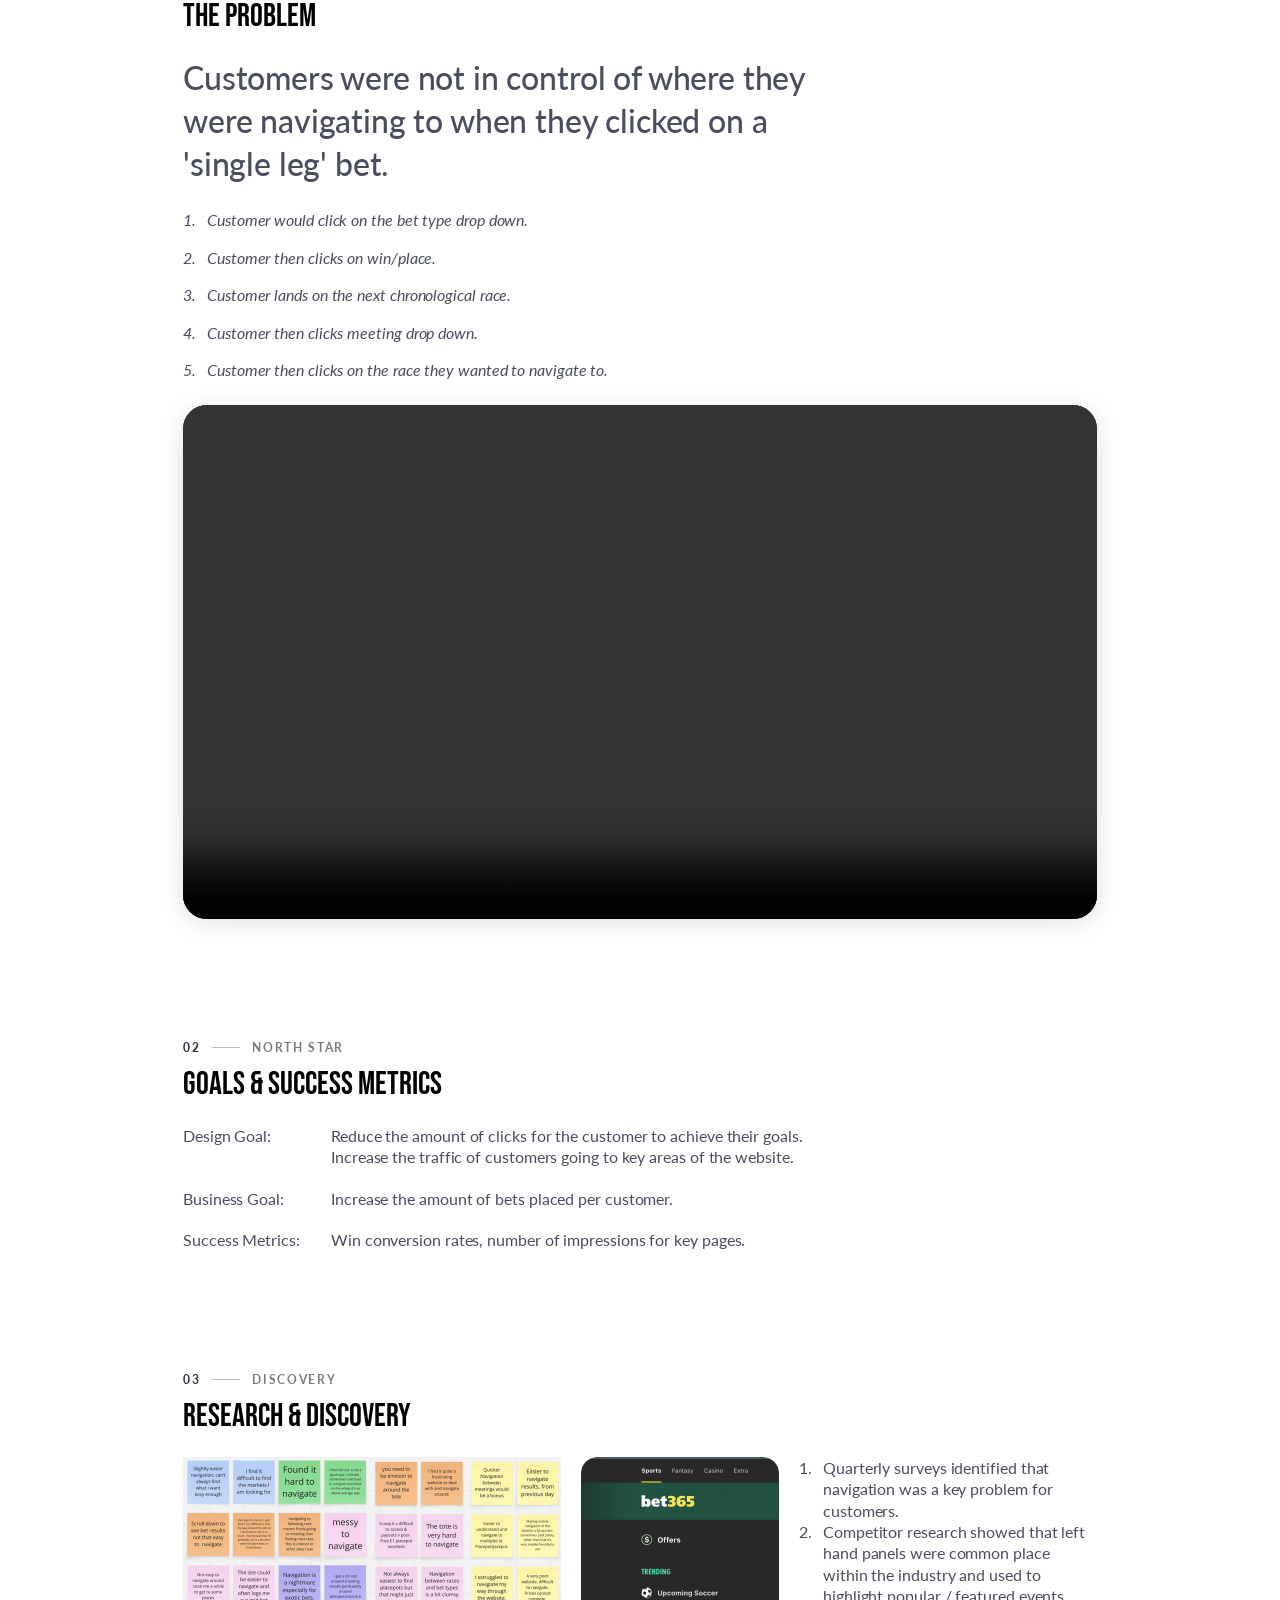
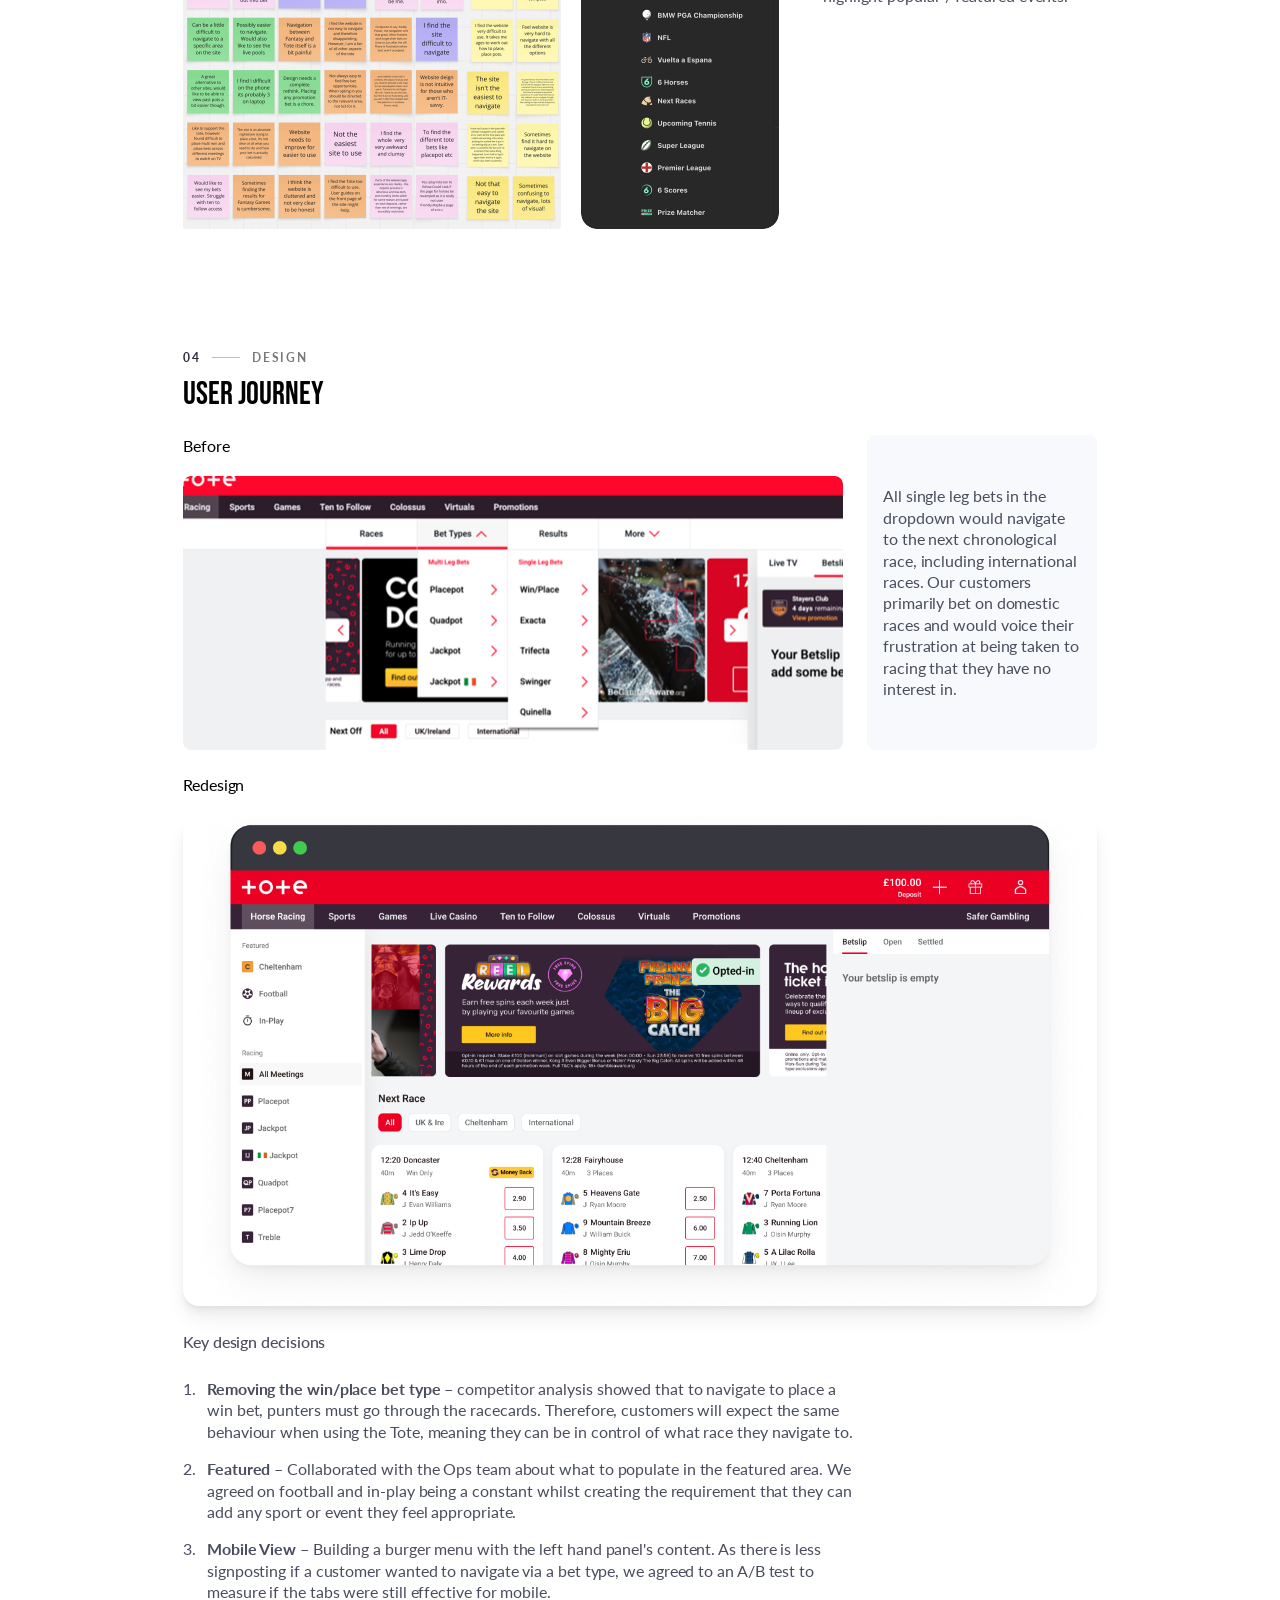
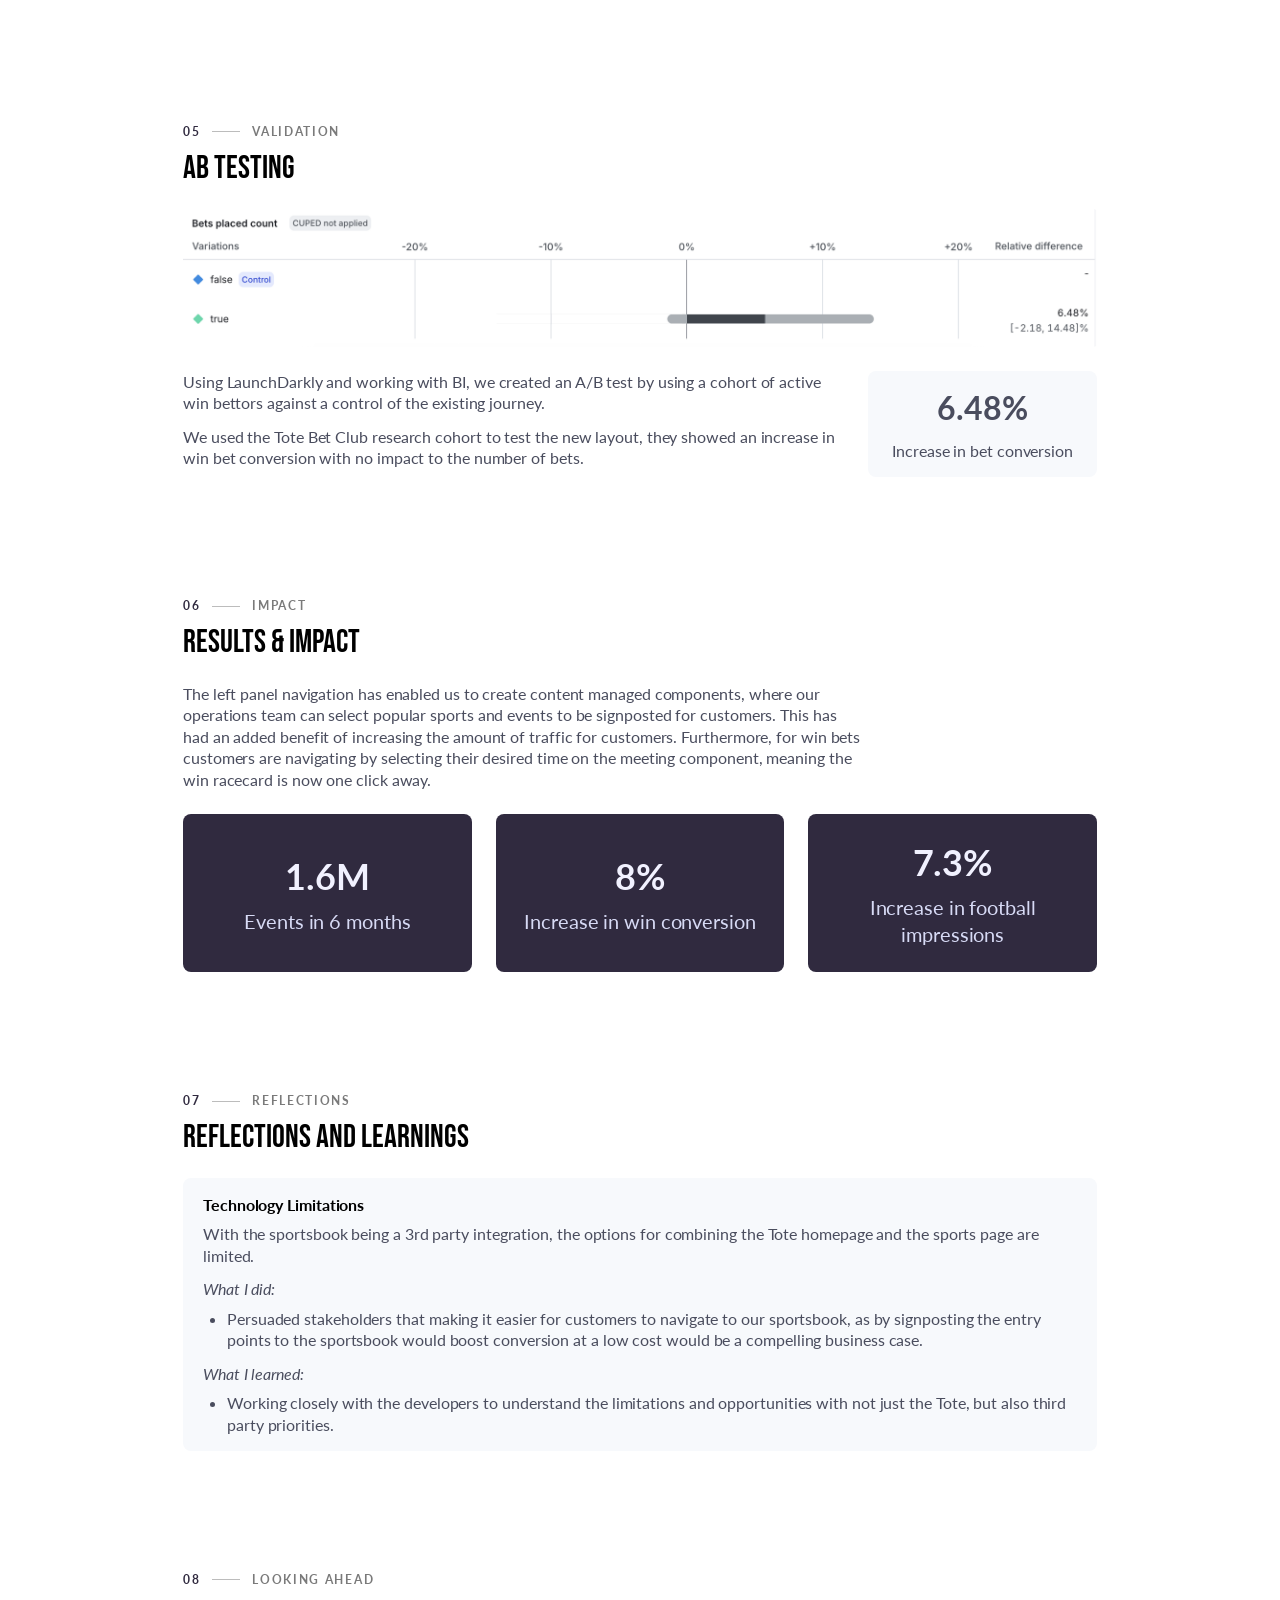
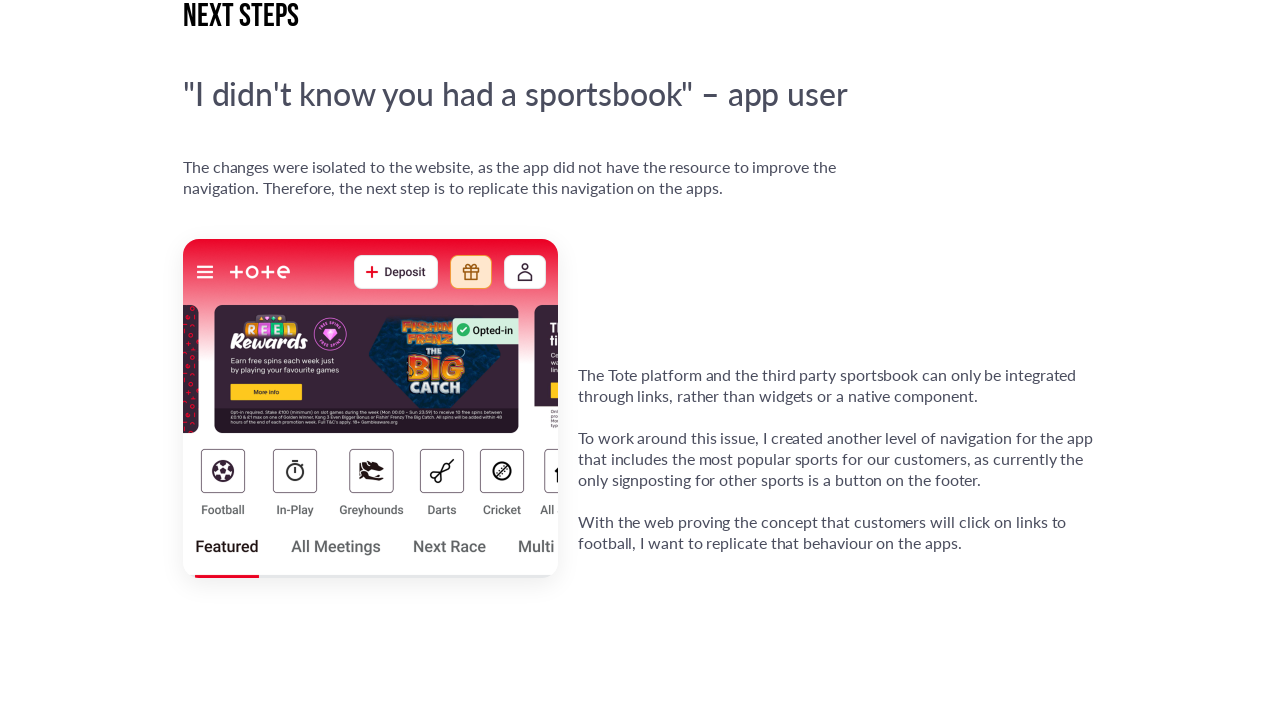
<file: navigation.html>
<!DOCTYPE html>
<html lang="en">
<head>
  <meta charset="UTF-8" />
  <meta name="viewport" content="width=device-width, initial-scale=1.0" />
  <title>Navigation – Andrew Gaskell</title>
  <link rel="preconnect" href="https://fonts.googleapis.com" />
  <link rel="preconnect" href="https://fonts.gstatic.com" crossorigin />
  <link
    href="https://fonts.googleapis.com/css2?family=Bebas+Neue&family=Lato:wght@400;500;600;700&display=swap"
    rel="stylesheet"
  />
  <link rel="stylesheet" href="tokens.css" />
  <style>
    :root {
      --dark: #302a3f;
      --text: #4a4d5e;
      --text-secondary: #626567;
      --muted: #7a7a7a;
      --surface: #f7f9fc;
      --border: #c7c7d0;
      --divider: #d8d6e5;
      --black: #090909;
    }

    *,
    *::before,
    *::after {
      box-sizing: border-box;
      margin: 0;
      padding: 0;
    }

    html { scroll-behavior: smooth; }

    body {
      font-family: "Lato", sans-serif;
      background: #fff;
      color: var(--black);
      line-height: 1.5;
      -webkit-font-smoothing: antialiased;
      -moz-osx-font-smoothing: grayscale;
    }

    img { display: block; max-width: 100%; }
    a { color: inherit; }

    /* ---------- HEADER ---------- */
    .site-header {
      position: sticky;
      top: 0;
      z-index: 100;
      display: flex;
      align-items: center;
      justify-content: space-between;
      gap: 40px;
      padding: 24px 60px;
      background: rgba(255, 255, 255, 0.92);
      backdrop-filter: saturate(180%) blur(10px);
      -webkit-backdrop-filter: saturate(180%) blur(10px);
      border-bottom: 1px solid transparent;
      transition: border-color 0.2s ease, box-shadow 0.2s ease;
    }

    .site-header--scrolled {
      border-bottom-color: rgba(0, 0, 0, 0.06);
      box-shadow: 0 4px 20px rgba(0, 0, 0, 0.04);
    }

    .site-header__left {
      display: flex;
      align-items: center;
      gap: 24px;
    }

    .site-header__logo {
      font-family: "Bebas Neue", sans-serif;
      font-size: 24px;
      color: #000;
      text-decoration: none;
    }

    .site-header__links {
      display: flex;
      gap: 40px;
      align-items: center;
    }

    .header-link {
      display: inline-flex;
      align-items: center;
      gap: 12px;
      color: var(--dark);
      font-weight: 700;
      font-size: 13px;
      letter-spacing: -0.065px;
      text-decoration: none;
    }

    .header-link a,
    .header-link span.underline {
      text-decoration: underline;
      color: var(--dark);
    }

    /* ---------- BUTTONS ---------- */
    .btn {
      display: inline-flex;
      align-items: center;
      gap: 8px;
      padding: 8px 12px;
      border-radius: 8px;
      font-size: 13px;
      font-weight: 600;
      letter-spacing: -0.065px;
      cursor: pointer;
      text-decoration: none;
      border: 1px solid transparent;
      font-family: "Lato", sans-serif;
      transition: background 0.2s ease, transform 0.1s ease;
    }

    .btn:hover { transform: translateY(-1px); }

    .btn--secondary {
      background: #fff;
      color: #000;
      border-color: var(--dark);
    }

    .btn--secondary:hover { background: #f1efee; }

    .btn svg { width: 20px; height: 20px; flex-shrink: 0; }
    .btn--back svg { transform: rotate(180deg); }

    /* ---------- BODY ---------- */
    .body-wrap {
      max-width: 954px;
      margin: 0 auto;
      padding: 60px 20px 140px;
      display: flex;
      flex-direction: column;
      gap: 120px;
    }

    /* ---------- HERO ---------- */
    .hero {
      display: flex;
      align-items: center;
      gap: 0;
      min-height: 312px;
      position: relative;
    }

    .hero__media {
      position: relative;
      width: 736px;
      height: 395px;
      flex-shrink: 0;
      border-radius: 18px;
      overflow: hidden;
      box-shadow: 0 13px 21px rgba(0, 0, 0, 0.06), 0 7px 7px rgba(0, 0, 0, 0.03), 0 3px 2px rgba(0, 0, 0, 0.03);
      margin-right: -135px;
    }

    .hero__media img {
      width: 100%;
      height: 100%;
      object-fit: cover;
      display: block;
    }

    .hero__title {
      font-family: "Bebas Neue", sans-serif;
      font-size: 64px;
      color: #000;
      font-weight: 400;
      line-height: 1;
      text-transform: uppercase;
      width: 409px;
      margin-right: -135px;
      position: relative;
      z-index: 2;
    }

    /* ---------- LEAD / BIG PARAGRAPH ---------- */
    .lede {
      font-size: 32px;
      font-weight: 500;
      color: var(--text);
      letter-spacing: -0.16px;
      line-height: 1.34;
    }

    .lede strong { font-weight: 700; }

    /* ---------- INFO TABLE ---------- */
    .info-table {
      display: flex;
      flex-direction: column;
      border-top: 1px solid var(--divider);
    }

    .info-row {
      display: flex;
      gap: 123px;
      align-items: flex-start;
      padding: 24px 0;
      border-bottom: 1px solid var(--divider);
      font-size: 16px;
      letter-spacing: -0.08px;
      line-height: 1.34;
    }

    .info-row__label {
      width: 210px;
      color: var(--muted);
      flex-shrink: 0;
    }

    .info-row__value {
      color: var(--text);
      flex: 1;
    }

    .info-row__value ul {
      list-style: disc;
      padding-left: 24px;
      display: flex;
      flex-direction: column;
      gap: 4px;
    }

    .info-row__value ul li {
      line-height: 1.44;
    }

    /* ---------- SECTION BLOCK ---------- */
    .section-block {
      display: flex;
      flex-direction: column;
      gap: 24px;
    }

    .section-block--lg { gap: 40px; }

    .section-title {
      font-family: "Bebas Neue", sans-serif;
      font-weight: 400;
      font-size: 32px;
      color: #000;
      text-transform: uppercase;
      line-height: 1;
    }

    /* ---------- PROSE WIDTH CONSTRAINT ---------- */
    .prose { max-width: 680px; }

    /* ---------- SECTION EYEBROW (01 — CONTEXT) ---------- */
    .section-head {
      display: flex;
      flex-direction: column;
      gap: 12px;
    }

    .section-eyebrow {
      display: inline-flex;
      align-items: center;
      gap: 12px;
      font-family: "Lato", sans-serif;
      font-size: 12px;
      font-weight: 700;
      color: var(--muted);
      text-transform: uppercase;
      letter-spacing: 0.14em;
    }

    .section-eyebrow__num {
      color: var(--dark);
      font-weight: 700;
    }

    .section-eyebrow__rule {
      display: inline-block;
      width: 28px;
      height: 1px;
      background: currentColor;
      opacity: 0.5;
    }

    .section-subtitle {
      font-family: "Bebas Neue", sans-serif;
      font-weight: 400;
      font-size: 24px;
      color: #000;
      text-transform: uppercase;
      line-height: 1;
    }

    .pull-quote {
      font-size: 32px;
      font-weight: 500;
      color: var(--text);
      letter-spacing: -0.16px;
      line-height: 1.34;
    }

    .two-col {
      display: flex;
      gap: 20px;
      align-items: flex-start;
    }

    .two-col > * {
      flex: 1;
      font-size: 16px;
      color: var(--text);
      letter-spacing: -0.08px;
      line-height: 1.34;
    }

    /* ---------- GOALS ---------- */
    .goals {
      display: flex;
      flex-direction: column;
      gap: 20px;
      font-size: 16px;
      color: var(--text);
      letter-spacing: -0.08px;
      line-height: 1.34;
    }

    .goals__row {
      display: flex;
      gap: 20px;
      align-items: flex-start;
    }

    .goals__label {
      width: 128px;
      flex-shrink: 0;
    }

    .goals__value { flex: 1; }

    /* ---------- ORDERED NOTES ---------- */
    .notes {
      display: flex;
      flex-direction: column;
      gap: 30px;
      counter-reset: list;
      font-size: 16px;
      color: var(--text);
      letter-spacing: -0.08px;
      line-height: 1.34;
      list-style: none;
      padding-left: 0;
    }

    .notes__item {
      padding-left: 24px;
      position: relative;
    }

    .notes__item::before {
      counter-increment: list;
      content: counter(list) ".";
      position: absolute;
      left: 0;
      top: 0;
    }

    .notes__item strong { font-weight: 700; }

    /* ---------- DECISIONS / NUMBERED LISTS ---------- */
    .decisions {
      display: flex;
      flex-direction: column;
      gap: 16px;
      counter-reset: decisions;
      font-size: 16px;
      color: var(--text);
      letter-spacing: -0.08px;
      line-height: 1.34;
      list-style: none;
      padding-left: 0;
    }

    .decisions__item {
      padding-left: 24px;
      position: relative;
    }

    .decisions__item::before {
      counter-increment: decisions;
      content: counter(decisions) ".";
      position: absolute;
      left: 0;
      top: 0;
    }

    .decisions__item--italic {
      font-style: italic;
    }

    /* ---------- VIDEO ---------- */
    .clip-video {
      width: 100%;
      aspect-ratio: 1130 / 636;
      border-radius: 24px;
      background: #1e1f27;
      display: block;
      object-fit: cover;
      box-shadow: 0 4px 24.5px rgba(0, 0, 0, 0.12);
    }

    /* ---------- RESEARCH ROW ---------- */
    .research-row {
      display: flex;
      gap: 20px;
      align-items: flex-start;
    }

    .research-row__img-wide {
      width: 378px;
      height: 372px;
      object-fit: cover;
      flex-shrink: 0;
      border-radius: 4px;
    }

    .research-row__img-narrow {
      width: 198px;
      height: 372px;
      object-fit: cover;
      flex-shrink: 0;
      border-radius: 16px;
    }

    .research-row__notes {
      flex: 1;
      min-width: 0;
      display: flex;
      flex-direction: column;
      gap: 30px;
      font-size: 16px;
      color: var(--text);
      letter-spacing: -0.08px;
      line-height: 1.34;
    }

    .research-row__notes ol {
      list-style: none;
      counter-reset: research;
      padding-left: 0;
    }

    .research-row__notes ol li {
      padding-left: 24px;
      position: relative;
    }

    .research-row__notes ol li::before {
      counter-increment: research;
      content: counter(research) ".";
      position: absolute;
      left: 0;
      top: 0;
    }

    /* ---------- USER JOURNEY (BEFORE / REDESIGN) ---------- */
    .journey-row {
      display: flex;
      gap: 24px;
      align-items: stretch;
    }

    .journey-block {
      display: flex;
      flex-direction: column;
      gap: 20px;
    }

    .journey-block__label {
      font-size: 16px;
      letter-spacing: -0.08px;
      line-height: 1.34;
      color: #000;
    }

    .journey-block__before {
      width: 660px;
      aspect-ratio: 660 / 274;
      object-fit: cover;
      border-radius: 8px;
      flex-shrink: 0;
    }

    .journey-block__redesign {
      width: 100%;
      aspect-ratio: 660 / 354;
      object-fit: cover;
      border-radius: 16px;
      flex-shrink: 0;
      box-shadow: 0 13px 19px rgba(0, 0, 0, 0.06), 0 7px 6px rgba(0, 0, 0, 0.03), 0 3px 2px rgba(0, 0, 0, 0.03);
    }

    .journey-callout {
      flex: 1;
      min-width: 0;
      background: var(--surface);
      border-radius: 8px;
      padding: 16px;
      display: flex;
      align-items: center;
      font-size: 16px;
      color: var(--text);
      letter-spacing: -0.08px;
      line-height: 1.34;
    }

    .user-journey__lead {
      font-weight: 500;
      color: var(--text);
      font-size: 16px;
      letter-spacing: -0.08px;
    }

    /* ---------- VALIDATION / AB TESTING ---------- */
    .ab-image {
      width: 100%;
      aspect-ratio: 1206 / 182;
      object-fit: contain;
      border-radius: 4px;
    }

    .ab-row {
      display: flex;
      gap: 24px;
      align-items: stretch;
      justify-content: space-between;
      width: 100%;
    }

    .ab-row__copy {
      flex: 1;
      display: flex;
      flex-direction: column;
      gap: 12px;
      font-size: 16px;
      color: var(--text);
      letter-spacing: -0.08px;
      line-height: 1.34;
      max-width: 670px;
    }

    .ab-stat {
      background: var(--surface);
      border-radius: 8px;
      padding: 16px 24px;
      display: flex;
      flex-direction: column;
      gap: 10px;
      align-items: center;
      justify-content: center;
      color: var(--text);
      flex-shrink: 0;
    }

    .ab-stat__num {
      font-weight: 700;
      font-size: 32px;
      letter-spacing: -0.16px;
      line-height: 1.34;
    }

    .ab-stat__label {
      font-size: 16px;
      letter-spacing: -0.08px;
      line-height: 1.34;
      white-space: nowrap;
    }

    /* ---------- RESULTS & IMPACT ---------- */
    .impact-grid {
      display: flex;
      gap: 24px;
      align-items: stretch;
      width: 100%;
    }

    .impact-card {
      flex: 1;
      min-width: 0;
      background: var(--dark);
      border-radius: 8px;
      padding: 24px;
      display: flex;
      flex-direction: column;
      gap: 8px;
      align-items: center;
      justify-content: center;
      text-align: center;
    }

    .impact-card__num {
      font-weight: 700;
      font-size: 36px;
      letter-spacing: -0.18px;
      line-height: 1.34;
      color: #f1f1ff;
    }

    .impact-card__label {
      font-size: 20px;
      letter-spacing: -0.1px;
      line-height: 1.34;
      color: #d7daf5;
    }

    /* ---------- REFLECTIONS ---------- */
    .reflection-card {
      background: var(--surface);
      border-radius: 8px;
      padding: 16px 20px;
      display: flex;
      flex-direction: column;
      gap: 8px;
      font-size: 16px;
      letter-spacing: -0.08px;
      line-height: 1.34;
    }

    .reflection-card__title {
      color: #000;
      font-weight: 700;
    }

    .reflection-card__body { color: var(--text); }

    .reflection-card__heading {
      color: var(--text);
      font-style: italic;
      margin-top: 4px;
    }

    .reflection-card ul {
      list-style: disc;
      padding-left: 24px;
      color: var(--text);
      display: flex;
      flex-direction: column;
      gap: 4px;
    }

    /* ---------- NEXT STEPS ---------- */
    .next-steps__quote {
      font-size: 32px;
      font-weight: 500;
      color: var(--text);
      letter-spacing: -0.16px;
      line-height: 1.34;
    }

    .next-steps__body {
      display: flex;
      gap: 20px;
      align-items: flex-end;
    }

    .next-steps__mock {
      width: 375px;
      flex-shrink: 0;
      border-radius: 16px;
      overflow: hidden;
      box-shadow: 0 6px 24px rgba(0, 0, 0, 0.08);
    }

    .next-steps__mock img {
      width: 100%;
      height: auto;
      display: block;
    }

    .next-steps__notes {
      flex: 1;
      min-width: 0;
      display: flex;
      flex-direction: column;
      gap: 20px;
      font-size: 16px;
      color: var(--text);
      letter-spacing: -0.08px;
      line-height: 1.34;
      padding-bottom: 24px;
    }

    /* ---------- RESPONSIVE ---------- */
    @media (max-width: 900px) {
      .site-header {
        padding: 16px 20px;
        flex-wrap: wrap;
        gap: 16px;
      }
      .site-header__links {
        gap: 16px;
        flex-wrap: wrap;
      }
      .body-wrap {
        padding: 48px 20px 80px;
        gap: 80px;
      }
      .hero {
        flex-direction: column;
        align-items: flex-start;
      }
      .hero__media {
        width: 100%;
        height: auto;
        aspect-ratio: 736 / 395;
        margin-right: 0;
      }
      .hero__title {
        font-size: 48px;
        margin-right: 0;
        width: 100%;
      }
      .lede, .pull-quote, .next-steps__quote { font-size: 22px; }
      .prose { max-width: 100%; }
      .info-row { flex-direction: column; gap: 12px; }
      .info-row__label { width: 100%; }
      .two-col { flex-direction: column; }
      .goals__row { flex-direction: column; }
      .research-row { flex-direction: column; }
      .research-row__img-wide,
      .research-row__img-narrow { width: 100%; height: auto; aspect-ratio: 1.02; }
      .journey-row { flex-direction: column; }
      .journey-block__before { width: 100%; }
      .ab-row { flex-direction: column; }
      .impact-grid { flex-direction: column; }
      .next-steps__body { flex-direction: column; align-items: stretch; }
      .next-steps__mock { width: 100%; max-width: 375px; margin: 0 auto; }
    }
  </style>
</head>
<body>
  <!-- HEADER -->
  <header class="site-header">
    <div class="site-header__left">
      <a class="btn btn--secondary btn--back" href="index.html">
        <svg viewBox="0 0 20 20" fill="none" aria-hidden="true">
          <path d="M7.5 5l5 5-5 5" stroke="#302a3f" stroke-width="1.6" stroke-linecap="round" stroke-linejoin="round" />
        </svg>
        Back
      </a>
      <a class="site-header__logo" href="index.html">Andrew Gaskell</a>
    </div>

    <div class="site-header__links">
      <a class="header-link" href="mailto:andygaskell10@outlook.com">
        <svg width="20" height="18" viewBox="0 0 20 18" fill="none" aria-hidden="true">
          <rect x="1" y="2" width="18" height="14" rx="2" stroke="#302a3f" stroke-width="1.5" />
          <path d="M2 3.5l8 6.5 8-6.5" stroke="#302a3f" stroke-width="1.5" fill="none" stroke-linecap="round" stroke-linejoin="round" />
        </svg>
        <span>andygaskell10@outlook.com</span>
      </a>

      <span class="header-link">
        <svg width="20" height="20" viewBox="0 0 20 20" fill="#302a3f" aria-hidden="true">
          <path d="M4.98 3.5A2.49 2.49 0 002.5 6a2.5 2.5 0 105 0 2.49 2.49 0 00-2.52-2.5zM3 8.5h4v10H3v-10zM9 8.5h3.8v1.37h.05c.53-1 1.83-2.07 3.77-2.07 4.03 0 4.78 2.65 4.78 6.1v5.1h-4v-4.52c0-1.08-.02-2.47-1.5-2.47-1.5 0-1.73 1.17-1.73 2.39v4.6h-4V8.5z"/>
        </svg>
        <a
          href="https://www.linkedin.com/in/andrew-gaskell-4092a5191?utm_source=share&utm_campaign=share_via&utm_content=profile&utm_medium=ios_app"
          target="_blank"
          rel="noopener"
        >Click here for my profile</a>
      </span>
    </div>
  </header>

  <main class="body-wrap">
    <!-- HERO -->
    <section class="hero">
      <div class="hero__media">
        <img
          src="images/nav-hero.png"
          alt="Tote desktop navigation – left panel redesign"
        />
      </div>
      <h1 class="hero__title">Navigation</h1>
    </section>

    <!-- INTRO LEDE -->
    <section>
      <p class="lede prose">
        Introduced a left panel navigation to improve navigation, as the
        previous drop down was landing customers on races that they did not
        intend to bet on. The panel enabled signposting 'featured' pages,
        which has <strong>1.5M events</strong> in 6 months.
      </p>
    </section>

    <!-- INFO TABLE -->
    <section>
      <dl class="info-table">
        <div class="info-row">
          <div class="info-row__label">ROLE</div>
          <div class="info-row__value">Lead Designer</div>
        </div>
        <div class="info-row">
          <div class="info-row__label">RESPONSIBILITIES</div>
          <div class="info-row__value">
            <ul>
              <li>Identified the problem through surveys and using clips from other initiative's interviews.</li>
              <li>Collaborated with BI to build dashboards displaying conversion and number of clicks to achieve goals.</li>
              <li>Conducted competitor analysis, also used NN to understand best practices.</li>
              <li>Conducted A/B tests to validate design.</li>
            </ul>
          </div>
        </div>
        <div class="info-row">
          <div class="info-row__label">COLLABORATORS</div>
          <div class="info-row__value">
            UX Design, Product, Engineering, BI, Product Analyst, Operations.
          </div>
        </div>
        <div class="info-row">
          <div class="info-row__label">TIMELINE</div>
          <div class="info-row__value">Tactical item Mar – May 2025.</div>
        </div>
      </dl>
    </section>

    <!-- 01 — CONTEXT: THE PROBLEM -->
    <section class="section-block">
      <div class="section-head">
        <div class="section-eyebrow">
          <span class="section-eyebrow__num">01</span>
          <span class="section-eyebrow__rule"></span>
          <span>Context</span>
        </div>
        <h2 class="section-title">The Problem</h2>
      </div>
      <p class="pull-quote prose">
        Customers were not in control of where they were navigating to when
        they clicked on a 'single leg' bet.
      </p>
      <ol class="decisions prose">
        <li class="decisions__item decisions__item--italic">Customer would click on the bet type drop down.</li>
        <li class="decisions__item decisions__item--italic">Customer then clicks on win/place.</li>
        <li class="decisions__item decisions__item--italic">Customer lands on the next chronological race.</li>
        <li class="decisions__item decisions__item--italic">Customer then clicks meeting drop down.</li>
        <li class="decisions__item decisions__item--italic">Customer then clicks on the race they wanted to navigate to.</li>
      </ol>
      <video
        class="clip-video"
        controls
        preload="metadata"
        playsinline
        aria-label="Navigating to win/place clip"
      >
        <source src="media/C1395S52_6_Navigating to winplace_Clip (1).mp4" type="video/mp4" />
        Your browser does not support the video tag.
      </video>
    </section>

    <!-- 02 — NORTH STAR: GOALS & SUCCESS METRICS -->
    <section class="section-block">
      <div class="section-head">
        <div class="section-eyebrow">
          <span class="section-eyebrow__num">02</span>
          <span class="section-eyebrow__rule"></span>
          <span>North Star</span>
        </div>
        <h2 class="section-title">Goals &amp; Success Metrics</h2>
      </div>
      <div class="goals prose">
        <div class="goals__row">
          <div class="goals__label">Design Goal:</div>
          <div class="goals__value">
            Reduce the amount of clicks for the customer to achieve their goals.
            Increase the traffic of customers going to key areas of the website.
          </div>
        </div>
        <div class="goals__row">
          <div class="goals__label">Business Goal:</div>
          <div class="goals__value">
            Increase the amount of bets placed per customer.
          </div>
        </div>
        <div class="goals__row">
          <div class="goals__label">Success Metrics:</div>
          <div class="goals__value">
            Win conversion rates, number of impressions for key pages.
          </div>
        </div>
      </div>
    </section>

    <!-- 03 — DISCOVERY: RESEARCH -->
    <section class="section-block">
      <div class="section-head">
        <div class="section-eyebrow">
          <span class="section-eyebrow__num">03</span>
          <span class="section-eyebrow__rule"></span>
          <span>Discovery</span>
        </div>
        <h2 class="section-title">Research &amp; Discovery</h2>
      </div>
      <div class="research-row">
        <img
          class="research-row__img-wide"
          src="images/nav-research-wide.png"
          alt="Survey results dashboard"
        />
        <img
          class="research-row__img-narrow"
          src="images/nav-research-narrow.png"
          alt="Competitor research – left hand panel example"
        />
        <div class="research-row__notes">
          <ol>
            <li>Quarterly surveys identified that navigation was a key problem for customers.</li>
            <li>Competitor research showed that left hand panels were common place within the industry and used to highlight popular / featured events.</li>
          </ol>
        </div>
      </div>
    </section>

    <!-- 04 — DESIGN: USER JOURNEY -->
    <section class="section-block">
      <div class="section-head">
        <div class="section-eyebrow">
          <span class="section-eyebrow__num">04</span>
          <span class="section-eyebrow__rule"></span>
          <span>Design</span>
        </div>
        <h2 class="section-title">User Journey</h2>
      </div>
      <div class="journey-row">
        <div class="journey-block">
          <p class="journey-block__label">Before</p>
          <img
            class="journey-block__before"
            src="images/nav-before.png"
            alt="Before – existing dropdown navigation"
          />
        </div>
        <div class="journey-callout">
          All single leg bets in the dropdown would navigate to the next
          chronological race, including international races. Our customers
          primarily bet on domestic races and would voice their frustration at
          being taken to racing that they have no interest in.
        </div>
      </div>

      <div class="journey-block">
        <p class="journey-block__label">Redesign</p>
        <img
          class="journey-block__redesign"
          src="images/nav-redesign.png"
          alt="Redesign – left hand panel navigation"
        />
      </div>

      <p class="user-journey__lead prose">Key design decisions</p>
      <ol class="decisions prose">
        <li class="decisions__item">
          <strong>Removing the win/place bet type</strong> – competitor analysis
          showed that to navigate to place a win bet, punters must go through
          the racecards. Therefore, customers will expect the same behaviour
          when using the Tote, meaning they can be in control of what race they
          navigate to.
        </li>
        <li class="decisions__item">
          <strong>Featured</strong> – Collaborated with the Ops team about what
          to populate in the featured area. We agreed on football and in-play
          being a constant whilst creating the requirement that they can add
          any sport or event they feel appropriate.
        </li>
        <li class="decisions__item">
          <strong>Mobile View</strong> – Building a burger menu with the left
          hand panel's content. As there is less signposting if a customer
          wanted to navigate via a bet type, we agreed to an A/B test to
          measure if the tabs were still effective for mobile.
        </li>
      </ol>
    </section>

    <!-- 05 — VALIDATION: AB TESTING -->
    <section class="section-block">
      <div class="section-head">
        <div class="section-eyebrow">
          <span class="section-eyebrow__num">05</span>
          <span class="section-eyebrow__rule"></span>
          <span>Validation</span>
        </div>
        <h2 class="section-title">AB Testing</h2>
      </div>
      <img
        class="ab-image"
        src="images/nav-ABtest.png"
        alt="AB test results bar comparison"
      />
      <div class="ab-row">
        <div class="ab-row__copy">
          <p>
            Using LaunchDarkly and working with BI, we created an A/B test by
            using a cohort of active win bettors against a control of the
            existing journey.
          </p>
          <p>
            We used the Tote Bet Club research cohort to test the new layout,
            they showed an increase in win bet conversion with no impact to the
            number of bets.
          </p>
        </div>
        <div class="ab-stat">
          <p class="ab-stat__num">6.48%</p>
          <p class="ab-stat__label">Increase in bet conversion</p>
        </div>
      </div>
    </section>

    <!-- 06 — IMPACT: RESULTS -->
    <section class="section-block">
      <div class="section-head">
        <div class="section-eyebrow">
          <span class="section-eyebrow__num">06</span>
          <span class="section-eyebrow__rule"></span>
          <span>Impact</span>
        </div>
        <h2 class="section-title">Results &amp; Impact</h2>
      </div>
      <p class="prose" style="font-size:16px; color: var(--text); letter-spacing:-0.08px; line-height:1.34;">
        The left panel navigation has enabled us to create content managed
        components, where our operations team can select popular sports and
        events to be signposted for customers. This has had an added benefit of
        increasing the amount of traffic for customers. Furthermore, for win
        bets customers are navigating by selecting their desired time on the
        meeting component, meaning the win racecard is now one click away.
      </p>
      <div class="impact-grid">
        <div class="impact-card">
          <p class="impact-card__num">1.6M</p>
          <p class="impact-card__label">Events in 6 months</p>
        </div>
        <div class="impact-card">
          <p class="impact-card__num">8%</p>
          <p class="impact-card__label">Increase in win conversion</p>
        </div>
        <div class="impact-card">
          <p class="impact-card__num">7.3%</p>
          <p class="impact-card__label">Increase in football impressions</p>
        </div>
      </div>
    </section>

    <!-- 07 — REFLECTIONS AND LEARNINGS -->
    <section class="section-block">
      <div class="section-head">
        <div class="section-eyebrow">
          <span class="section-eyebrow__num">07</span>
          <span class="section-eyebrow__rule"></span>
          <span>Reflections</span>
        </div>
        <h2 class="section-title">Reflections and Learnings</h2>
      </div>
      <div class="reflection-card">
        <p class="reflection-card__title">Technology Limitations</p>
        <p class="reflection-card__body">
          With the sportsbook being a 3rd party integration, the options for
          combining the Tote homepage and the sports page are limited.
        </p>
        <p class="reflection-card__heading">What I did:</p>
        <ul>
          <li>
            Persuaded stakeholders that making it easier for customers to
            navigate to our sportsbook, as by signposting the entry points to
            the sportsbook would boost conversion at a low cost would be a
            compelling business case.
          </li>
        </ul>
        <p class="reflection-card__heading">What I learned:</p>
        <ul>
          <li>
            Working closely with the developers to understand the limitations
            and opportunities with not just the Tote, but also third party
            priorities.
          </li>
        </ul>
      </div>
    </section>

    <!-- 08 — NEXT STEPS -->
    <section class="section-block section-block--lg">
      <div class="section-head">
        <div class="section-eyebrow">
          <span class="section-eyebrow__num">08</span>
          <span class="section-eyebrow__rule"></span>
          <span>Looking ahead</span>
        </div>
        <h2 class="section-title">Next Steps</h2>
      </div>
      <p class="next-steps__quote prose">
        "I didn't know you had a sportsbook" – app user
      </p>
      <p class="prose" style="font-size:16px; color: var(--text); letter-spacing:-0.08px; line-height:1.34;">
        The changes were isolated to the website, as the app did not have the
        resource to improve the navigation. Therefore, the next step is to
        replicate this navigation on the apps.
      </p>
      <div class="next-steps__body">
        <div class="next-steps__mock">
          <img
            src="images/nav-mobile.png"
            alt="Mobile app mockup with new sports navigation"
          />
        </div>
        <div class="next-steps__notes">
          <p>
            The Tote platform and the third party sportsbook can only be
            integrated through links, rather than widgets or a native component.
          </p>
          <p>
            To work around this issue, I created another level of navigation
            for the app that includes the most popular sports for our customers,
            as currently the only signposting for other sports is a button on
            the footer.
          </p>
          <p>
            With the web proving the concept that customers will click on links
            to football, I want to replicate that behaviour on the apps.
          </p>
        </div>
      </div>
    </section>
  </main>

  <script>
    (function () {
      var header = document.querySelector('.site-header');
      if (!header) return;
      var toggle = function () {
        if (window.scrollY > 8) {
          header.classList.add('site-header--scrolled');
        } else {
          header.classList.remove('site-header--scrolled');
        }
      };
      toggle();
      window.addEventListener('scroll', toggle, { passive: true });
    })();
  </script>
</body>
</html>
</file>
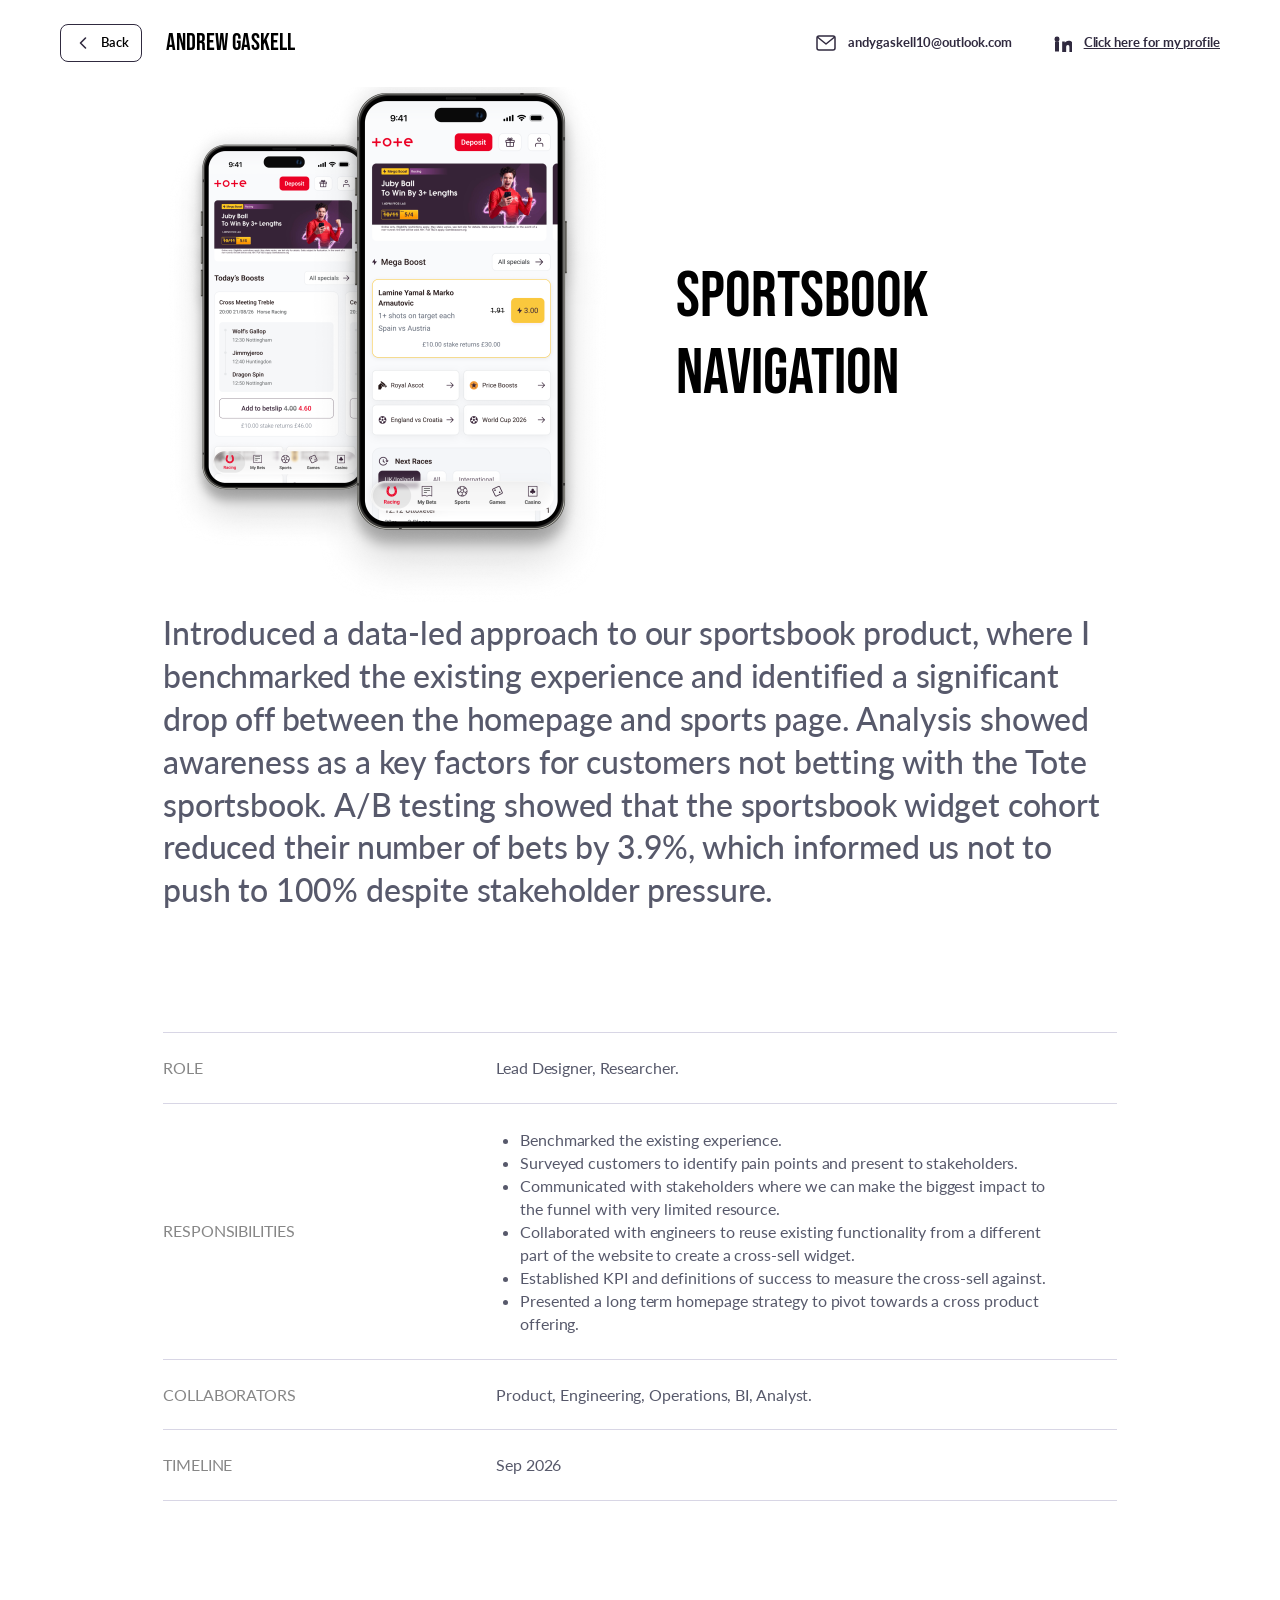
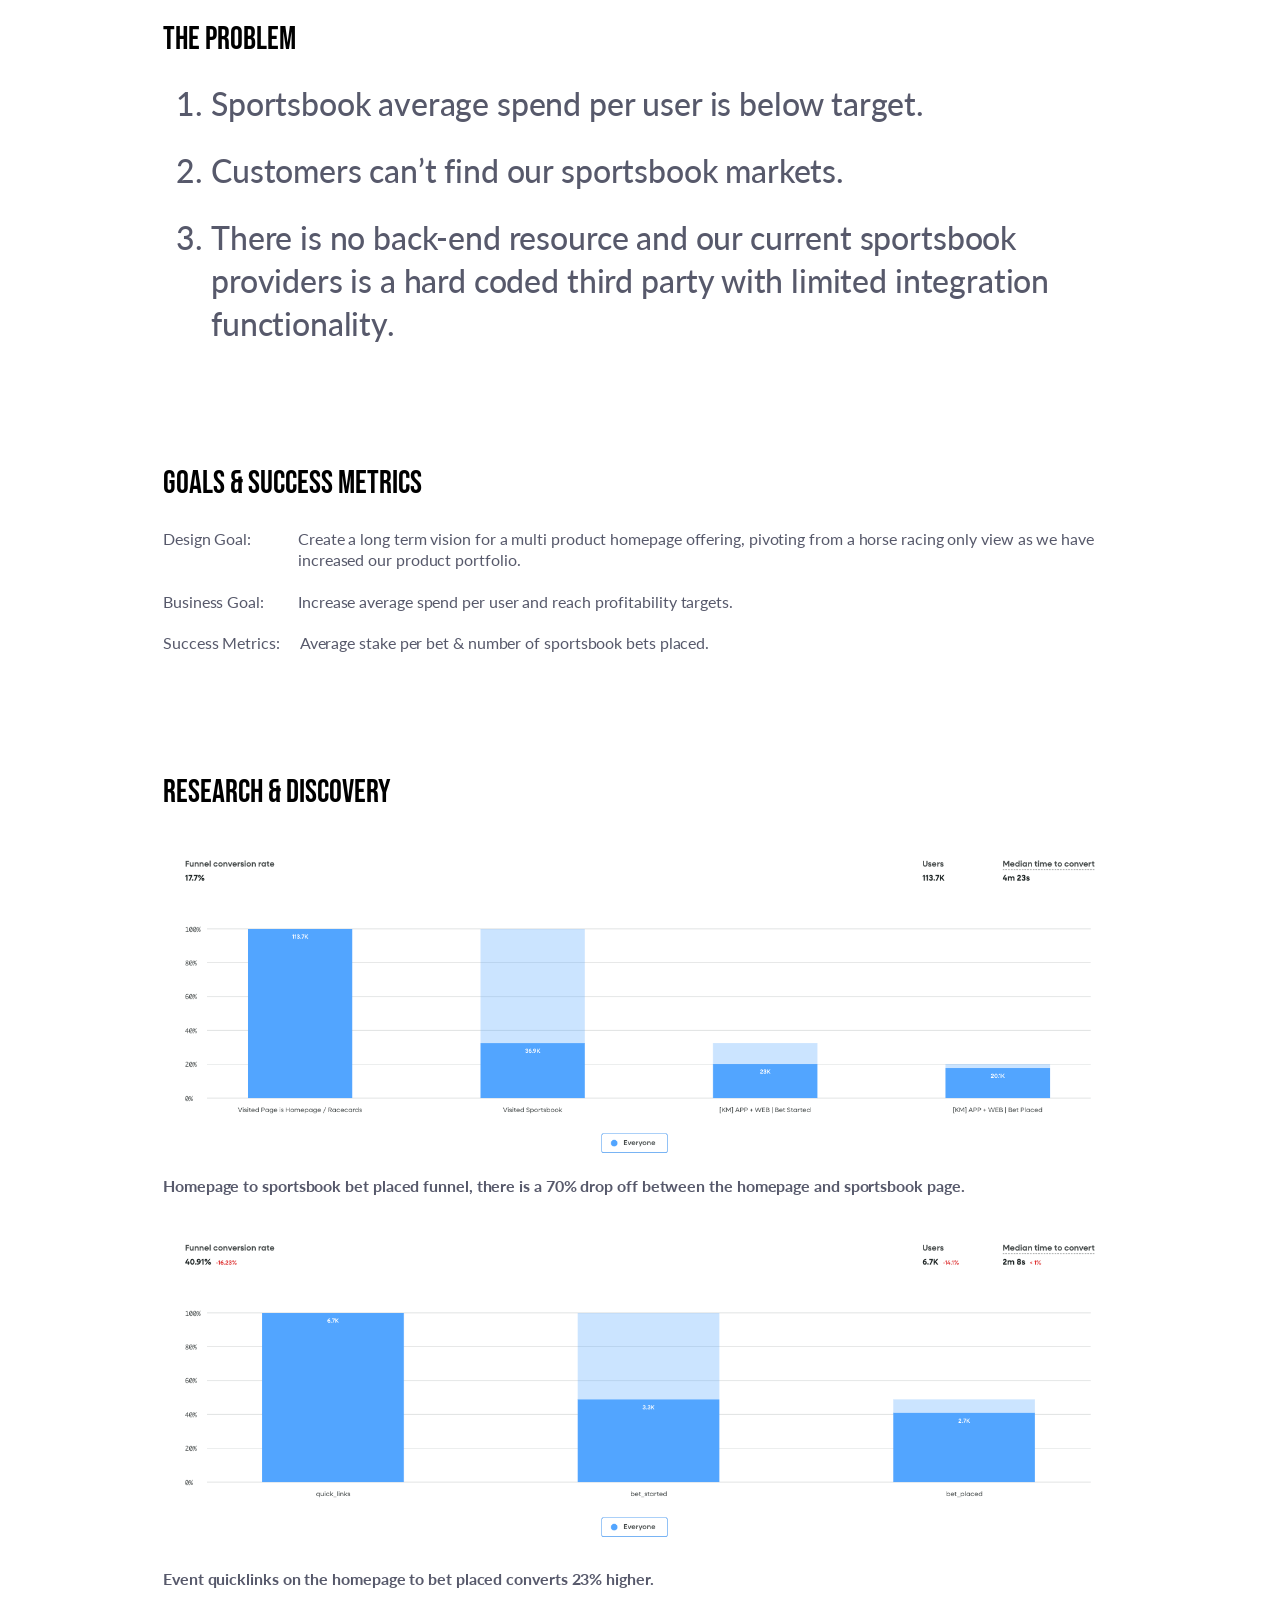
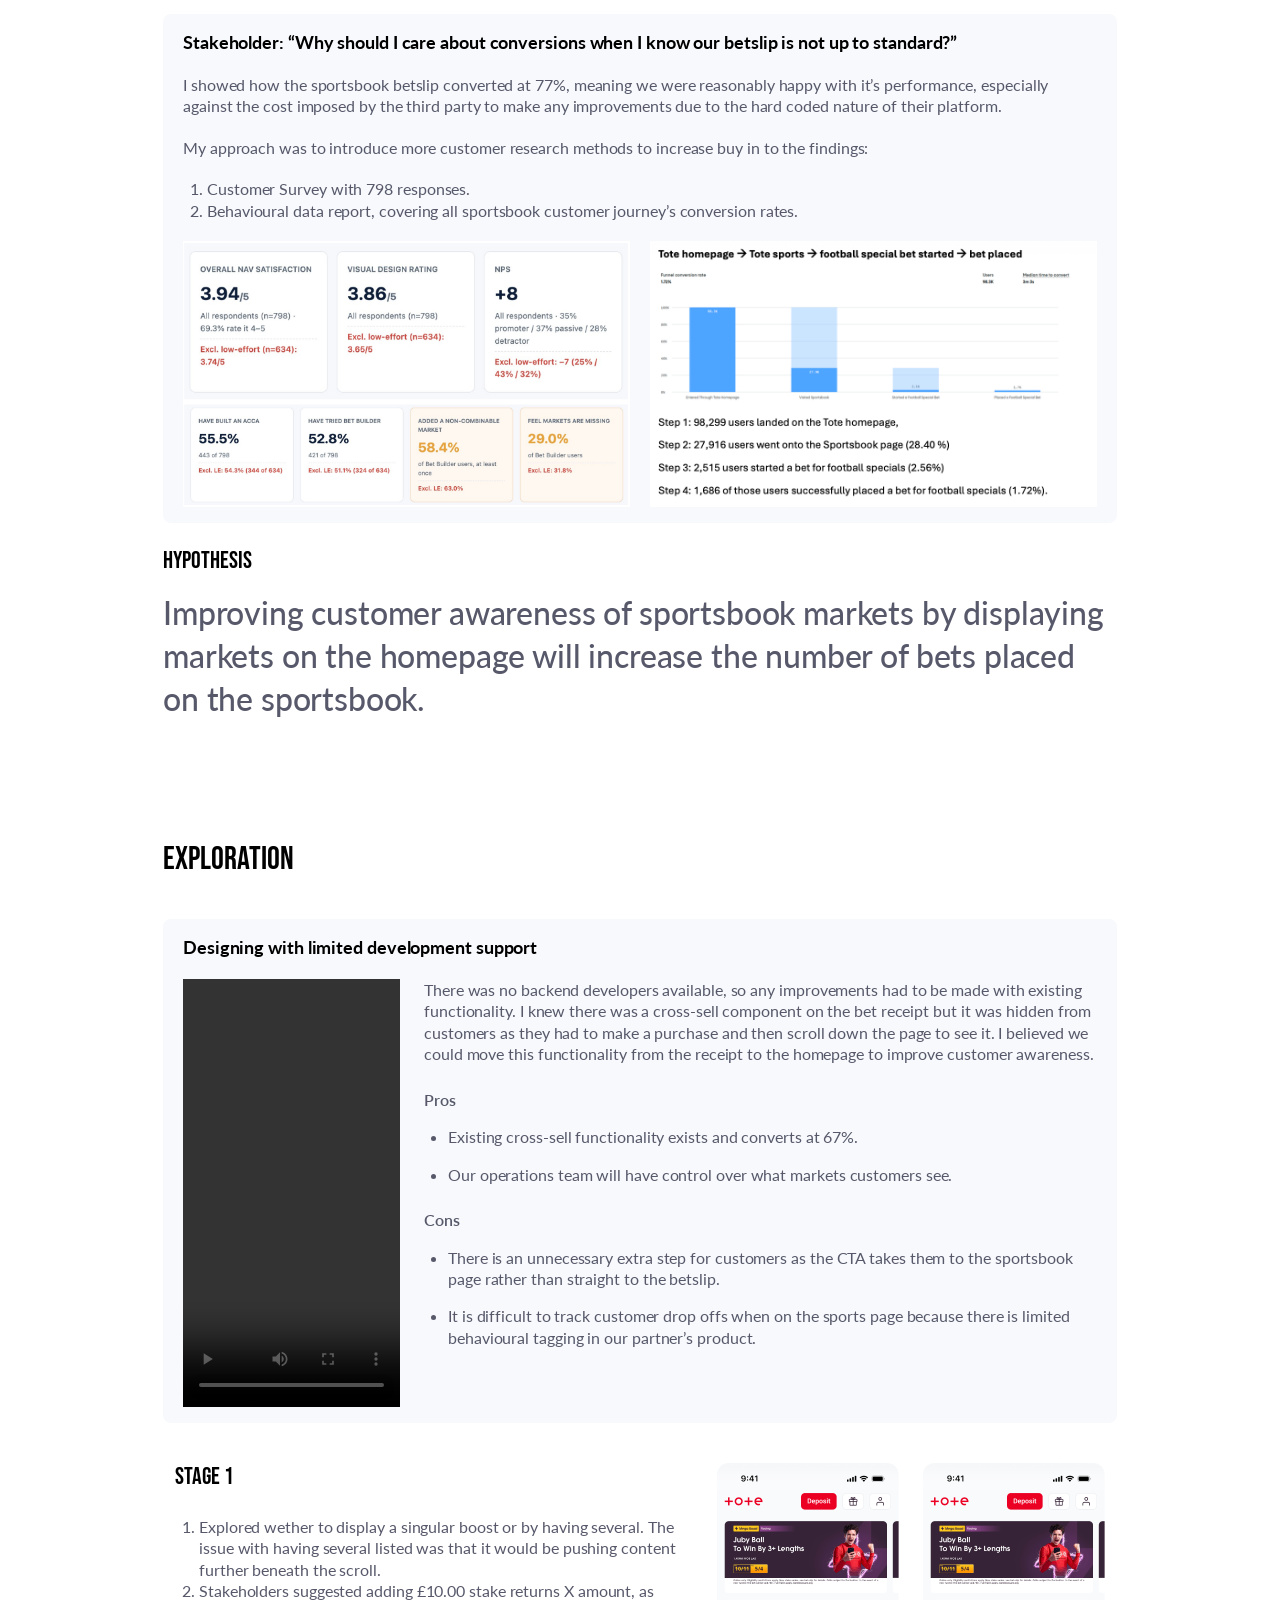
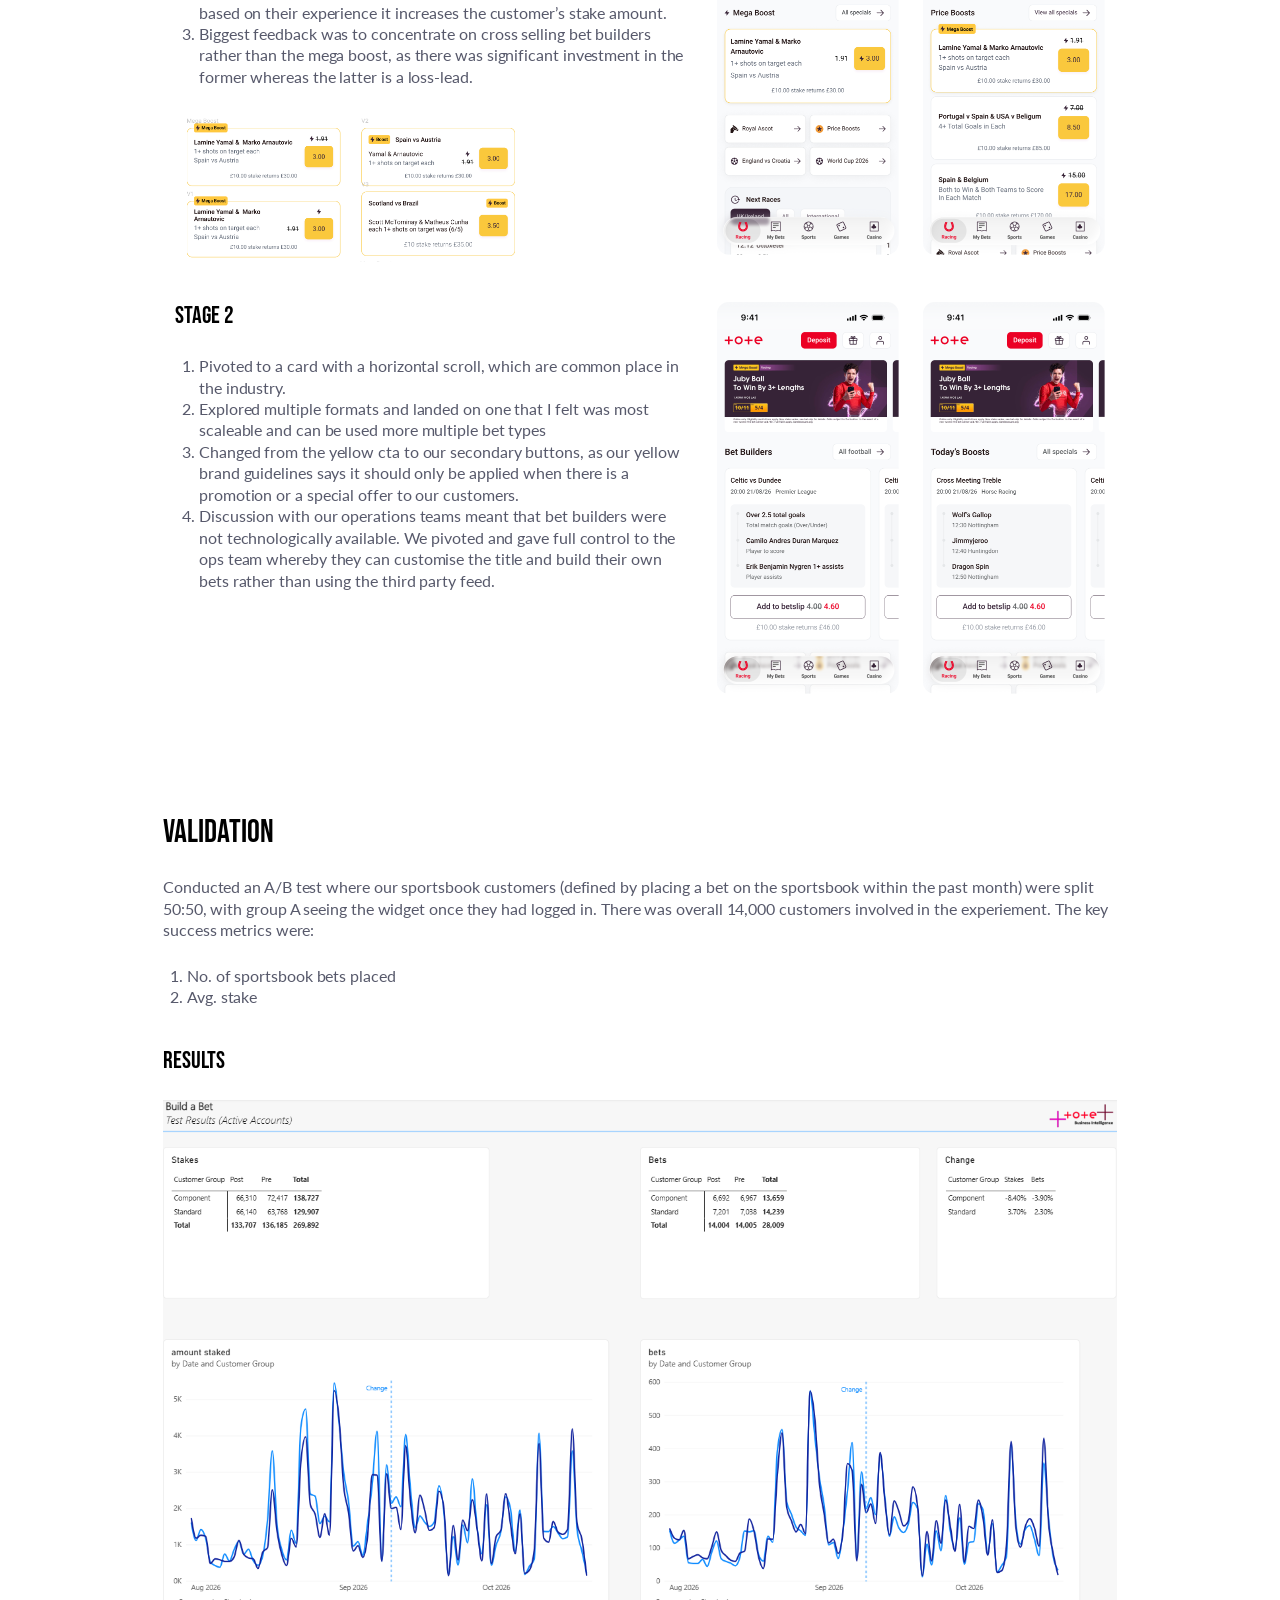
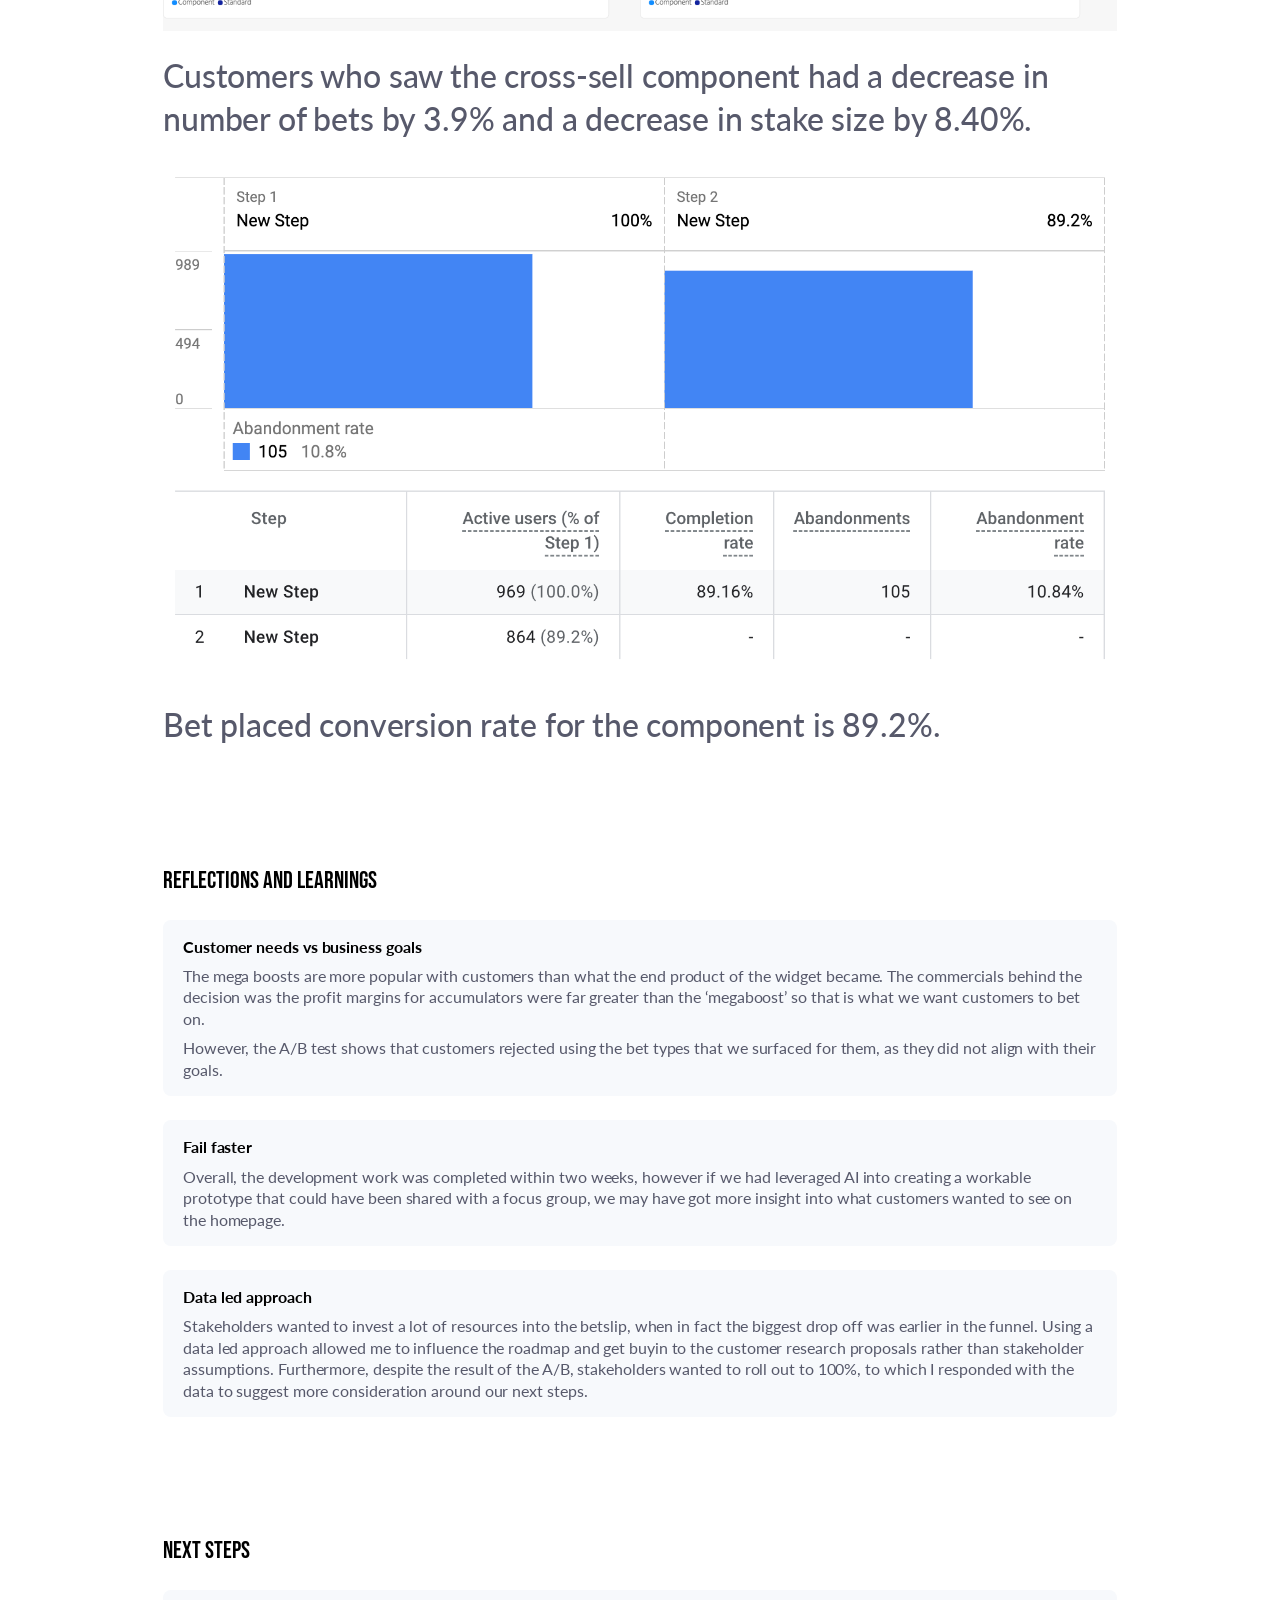
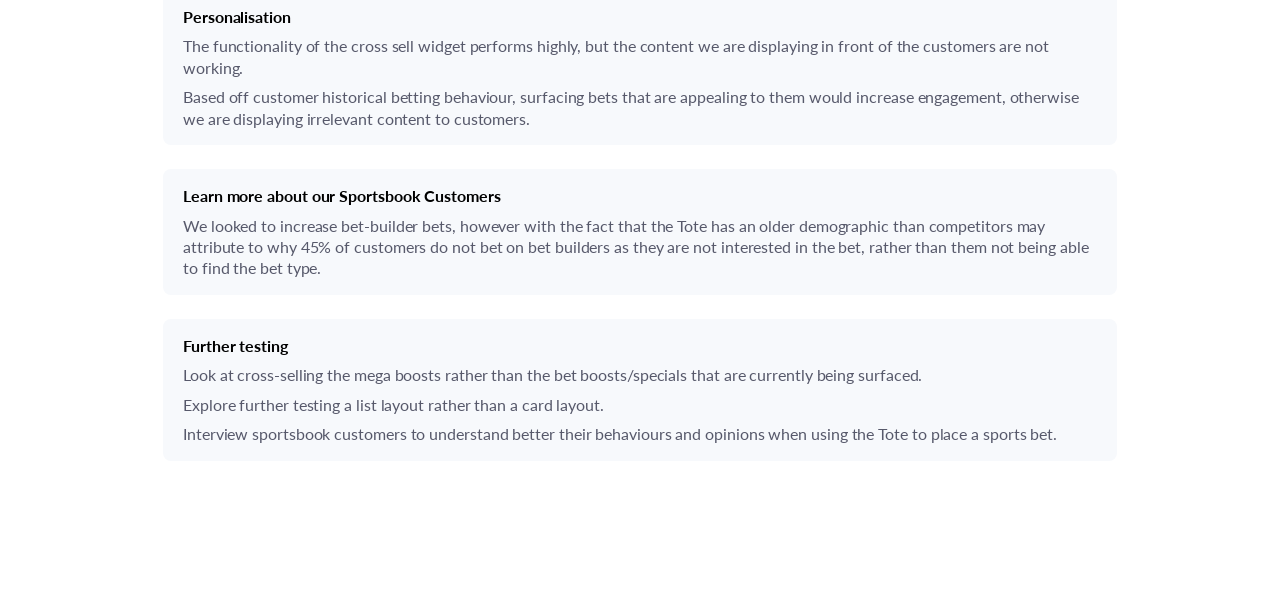
<file: sportsbook-navigation.html>
<!DOCTYPE html>
<html lang="en">
<head>
  <meta charset="UTF-8" />
  <meta name="viewport" content="width=device-width, initial-scale=1.0" />
  <title>Sportsbook Navigation – Andrew Gaskell</title>
  <link rel="preconnect" href="https://fonts.googleapis.com" />
  <link rel="preconnect" href="https://fonts.gstatic.com" crossorigin />
  <link
    href="https://fonts.googleapis.com/css2?family=Bebas+Neue&family=Lato:wght@400;500;600;700&display=swap"
    rel="stylesheet"
  />
  <link rel="stylesheet" href="tokens.css" />
  <style>
    :root {
      --dark: #302a3f;
      --text: #57596b;
      --muted: #878787;
      --surface: #f7f9fc;
      --divider: #d8d6e5;
      --placeholder: #d9d9d9;
      --black: #090909;
    }

    *,
    *::before,
    *::after {
      box-sizing: border-box;
      margin: 0;
      padding: 0;
    }

    html { scroll-behavior: smooth; }

    body {
      font-family: "Lato", sans-serif;
      background: #fff;
      color: var(--black);
      line-height: 1.5;
      -webkit-font-smoothing: antialiased;
      -moz-osx-font-smoothing: grayscale;
    }

    img { display: block; max-width: 100%; }
    a { color: inherit; }

    /* ---------- HEADER ---------- */
    .site-header {
      position: sticky;
      top: 0;
      z-index: 100;
      display: flex;
      align-items: center;
      justify-content: space-between;
      gap: 40px;
      padding: 24px 60px;
      background: rgba(255, 255, 255, 0.92);
      backdrop-filter: saturate(180%) blur(10px);
      -webkit-backdrop-filter: saturate(180%) blur(10px);
      border-bottom: 1px solid transparent;
      transition: border-color 0.2s ease, box-shadow 0.2s ease;
    }

    .site-header--scrolled {
      border-bottom-color: rgba(0, 0, 0, 0.06);
      box-shadow: 0 4px 20px rgba(0, 0, 0, 0.04);
    }

    .site-header__left {
      display: flex;
      align-items: center;
      gap: 24px;
    }

    .site-header__logo {
      font-family: "Bebas Neue", sans-serif;
      font-size: 24px;
      color: #000;
      text-decoration: none;
    }

    .site-header__links {
      display: flex;
      gap: 40px;
      align-items: center;
    }

    .header-link {
      display: inline-flex;
      align-items: center;
      gap: 12px;
      color: var(--dark);
      font-weight: 700;
      font-size: 13px;
      letter-spacing: -0.065px;
      text-decoration: none;
    }

    .header-link a {
      text-decoration: underline;
      color: var(--dark);
    }

    /* ---------- BUTTONS ---------- */
    .btn {
      display: inline-flex;
      align-items: center;
      gap: 8px;
      padding: 8px 12px;
      border-radius: 8px;
      font-size: 13px;
      font-weight: 600;
      letter-spacing: -0.065px;
      cursor: pointer;
      text-decoration: none;
      border: 1px solid transparent;
      font-family: "Lato", sans-serif;
      transition: background 0.2s ease, transform 0.1s ease;
    }

    .btn:hover { transform: translateY(-1px); }

    .btn--secondary {
      background: #fff;
      color: #000;
      border-color: var(--dark);
    }

    .btn--secondary:hover { background: #f1efee; }

    .btn svg { width: 20px; height: 20px; flex-shrink: 0; }
    .btn--back svg { transform: rotate(180deg); }

    /* ---------- BODY ---------- */
    .body-wrap {
      max-width: 994px;
      margin: 0 auto;
      padding: 93px 20px 140px;
      display: flex;
      flex-direction: column;
      gap: 120px;
    }

    .body-copy {
      font-size: 16px;
      color: var(--text);
      letter-spacing: -0.08px;
      line-height: 1.34;
    }

    /* ---------- HERO ---------- */
    .hero {
      display: flex;
      align-items: center;
      gap: 61px;
      height: 312px;
    }

    .hero__media {
      width: 452px;
      height: 546px;
      flex-shrink: 0;
      object-fit: cover;
    }

    .hero__title {
      font-family: "Bebas Neue", sans-serif;
      font-size: 64px;
      color: #000;
      font-weight: 400;
      line-height: 1.2;
      text-transform: uppercase;
      max-width: 409px;
    }

    /* ---------- LEDE / BIG PARAGRAPH ---------- */
    .lede {
      font-size: 32px;
      font-weight: 500;
      color: var(--text);
      letter-spacing: -0.16px;
      line-height: 1.34;
    }

    /* ---------- INFO TABLE ---------- */
    .info-table {
      display: flex;
      flex-direction: column;
      border-top: 1px solid var(--divider);
    }

    .info-row {
      display: flex;
      gap: 123px;
      align-items: center;
      padding: 24px 0;
      border-bottom: 1px solid var(--divider);
      font-size: 16px;
      letter-spacing: -0.08px;
      line-height: 1.34;
    }

    .info-row__label {
      width: 210px;
      color: var(--muted);
      flex-shrink: 0;
    }

    .info-row__value {
      color: var(--text);
      flex: 1;
    }

    .info-row__value ul {
      list-style: disc;
      padding-left: 24px;
      max-width: 558px;
    }

    .info-row__value ul li { line-height: 1.44; }

    /* ---------- SECTION BLOCK ---------- */
    .section-block {
      display: flex;
      flex-direction: column;
      gap: 24px;
    }

    .section-block--lg { gap: 40px; }

    .section-title {
      font-family: "Bebas Neue", sans-serif;
      font-weight: 400;
      font-size: 32px;
      color: #000;
      text-transform: uppercase;
      line-height: 1.2;
    }

    .section-subtitle {
      font-family: "Bebas Neue", sans-serif;
      font-weight: 400;
      font-size: 24px;
      color: #000;
      text-transform: uppercase;
      line-height: 1.2;
    }

    /* ---------- PROBLEM LIST ---------- */
    .problem-list {
      display: flex;
      flex-direction: column;
      gap: 24px;
      padding-left: 48px;
      font-size: 32px;
      font-weight: 500;
      color: var(--text);
      letter-spacing: -0.16px;
      line-height: 1.34;
    }

    /* ---------- GOALS ---------- */
    .goals {
      display: flex;
      flex-direction: column;
      gap: 20px;
    }

    .goals__row {
      display: flex;
      gap: 20px;
      align-items: flex-start;
    }

    .goals__label {
      min-width: 115px;
      flex-shrink: 0;
    }

    .goals__value { flex: 1; }

    /* ---------- NUMBERED / BULLET LISTS ---------- */
    .list {
      padding-left: 24px;
    }

    .list--numbered { list-style: decimal; }
    .list--bullet { list-style: disc; }

    /* ---------- FUNNELS ---------- */
    .funnel {
      display: flex;
      flex-direction: column;
    }

    .funnel--spaced { gap: 9px; }

    .funnel__image {
      width: 100%;
      aspect-ratio: 1562 / 555;
      object-fit: cover;
    }

    .funnel__caption { font-weight: 700; }

    /* ---------- INSIGHT CARD ---------- */
    .insight-card {
      background: var(--surface);
      border-radius: 8px;
      padding: 16px 20px;
      display: flex;
      flex-direction: column;
      gap: 8px;
      font-size: 16px;
      letter-spacing: -0.08px;
      line-height: 1.34;
    }

    .insight-card--roomy { gap: 20px; }

    .insight-card__title {
      color: #000;
      font-weight: 700;
    }

    .insight-card__title--lg {
      font-size: 18px;
      letter-spacing: -0.09px;
    }

    .insight-card__body { color: var(--text); }

    .survey-images {
      display: flex;
      gap: 20px;
      align-items: flex-start;
    }

    .survey-images img {
      flex: 1;
      min-width: 0;
      object-fit: cover;
      object-position: top;
    }

    .survey-images .survey-1 { aspect-ratio: 1332 / 792; }
    .survey-images .survey-2 { aspect-ratio: 447 / 266; }

    /* ---------- HYPOTHESIS ---------- */
    .hypothesis {
      display: flex;
      flex-direction: column;
      gap: 16px;
    }

    /* ---------- EXPLORATION ---------- */
    .existing-functionality {
      display: flex;
      gap: 24px;
      align-items: flex-start;
    }

    .existing-functionality__video {
      width: 217px;
      height: 428px;
      flex-shrink: 0;
      background: var(--placeholder);
      object-fit: cover;
    }

    .existing-functionality__notes {
      flex: 1;
      min-width: 0;
      display: flex;
      flex-direction: column;
      gap: 24px;
      justify-content: center;
    }

    .pros-cons {
      display: flex;
      flex-direction: column;
      gap: 16px;
    }

    .pros-cons__title { font-weight: 600; }

    .pros-cons .list {
      display: flex;
      flex-direction: column;
      gap: 16px;
    }

    .stage {
      display: flex;
      gap: 24px;
      align-items: flex-start;
      padding: 0 12px;
    }

    .stage__body {
      flex: 1;
      min-width: 0;
      display: flex;
      flex-direction: column;
      gap: 24px;
    }

    .stage__wireframes {
      width: 360px;
      height: 151px;
      object-fit: cover;
      object-position: top;
    }

    .stage__mockup {
      width: 182px;
      height: 391.5px;
      flex-shrink: 0;
      object-fit: cover;
    }

    /* ---------- VALIDATION ---------- */
    .validation-overview {
      display: flex;
      flex-direction: column;
      gap: 24px;
    }

    .ab-image {
      width: 100%;
      aspect-ratio: 1444 / 803;
      object-fit: cover;
    }

    .ga4-image {
      width: 100%;
      aspect-ratio: 1562 / 844;
      object-fit: cover;
    }

    /* ---------- RESPONSIVE ---------- */
    @media (max-width: 900px) {
      .site-header {
        padding: 16px 20px;
        flex-wrap: wrap;
        gap: 16px;
      }
      .site-header__links {
        gap: 16px;
        flex-wrap: wrap;
      }
      .body-wrap {
        padding: 48px 20px 80px;
        gap: 80px;
      }
      .hero {
        flex-direction: column;
        align-items: flex-start;
        height: auto;
        gap: 24px;
      }
      .hero__media {
        width: 100%;
        height: auto;
        aspect-ratio: 452 / 546;
      }
      .hero__title { font-size: 48px; }
      .lede, .problem-list { font-size: 22px; }
      .problem-list { padding-left: 32px; }
      .info-row { flex-direction: column; align-items: flex-start; gap: 12px; }
      .info-row__label { width: 100%; }
      .goals__row { flex-direction: column; gap: 4px; }
      .survey-images { flex-direction: column; }
      .survey-images img { width: 100%; }
      .existing-functionality { flex-direction: column; }
      .existing-functionality__video { width: 100%; max-width: 217px; }
      .stage { flex-wrap: wrap; padding: 0; }
      .stage__body { flex-basis: 100%; }
      .stage__wireframes { width: 100%; max-width: 360px; height: auto; aspect-ratio: 360 / 151; }
      .stage__mockup { width: calc(50% - 12px); height: auto; aspect-ratio: 182 / 391.5; }
    }
  </style>
</head>
<body>
  <!-- HEADER -->
  <header class="site-header">
    <div class="site-header__left">
      <a class="btn btn--secondary btn--back" href="index.html">
        <svg viewBox="0 0 20 20" fill="none" aria-hidden="true">
          <path d="M7.5 5l5 5-5 5" stroke="#302a3f" stroke-width="1.6" stroke-linecap="round" stroke-linejoin="round" />
        </svg>
        Back
      </a>
      <a class="site-header__logo" href="index.html">Andrew Gaskell</a>
    </div>

    <div class="site-header__links">
      <a class="header-link" href="mailto:andygaskell10@outlook.com">
        <svg width="20" height="18" viewBox="0 0 20 18" fill="none" aria-hidden="true">
          <rect x="1" y="2" width="18" height="14" rx="2" stroke="#302a3f" stroke-width="1.5" />
          <path d="M2 3.5l8 6.5 8-6.5" stroke="#302a3f" stroke-width="1.5" fill="none" stroke-linecap="round" stroke-linejoin="round" />
        </svg>
        <span>andygaskell10@outlook.com</span>
      </a>

      <span class="header-link">
        <svg width="20" height="20" viewBox="0 0 20 20" fill="#302a3f" aria-hidden="true">
          <path d="M4.98 3.5A2.49 2.49 0 002.5 6a2.5 2.5 0 105 0 2.49 2.49 0 00-2.52-2.5zM3 8.5h4v10H3v-10zM9 8.5h3.8v1.37h.05c.53-1 1.83-2.07 3.77-2.07 4.03 0 4.78 2.65 4.78 6.1v5.1h-4v-4.52c0-1.08-.02-2.47-1.5-2.47-1.5 0-1.73 1.17-1.73 2.39v4.6h-4V8.5z"/>
        </svg>
        <a
          href="https://www.linkedin.com/in/andrew-gaskell-4092a5191?utm_source=share&utm_campaign=share_via&utm_content=profile&utm_medium=ios_app"
          target="_blank"
          rel="noopener"
        >Click here for my profile</a>
      </span>
    </div>
  </header>

  <main class="body-wrap">
    <!-- HERO -->
    <section class="hero">
      <img
        class="hero__media"
        src="images/sportsbook-hero.png"
        alt="Sportsbook cross-sell widget on the Tote homepage"
      />
      <h1 class="hero__title">Sportsbook Navigation</h1>
    </section>

    <!-- INTRO LEDE -->
    <section>
      <p class="lede">
        Introduced a data-led approach to our sportsbook product, where I
        benchmarked the existing experience and identified a significant drop
        off between the homepage and sports page. Analysis showed awareness as
        a key factors for customers not betting with the Tote sportsbook. A/B
        testing showed that the sportsbook widget cohort reduced their number
        of bets by 3.9%, which informed us not to push to 100% despite
        stakeholder pressure.
      </p>
    </section>

    <!-- INFO TABLE -->
    <section>
      <dl class="info-table">
        <div class="info-row">
          <div class="info-row__label">ROLE</div>
          <div class="info-row__value">Lead Designer, Researcher.</div>
        </div>
        <div class="info-row">
          <div class="info-row__label">RESPONSIBILITIES</div>
          <div class="info-row__value">
            <ul>
              <li>Benchmarked the existing experience.</li>
              <li>Surveyed customers to identify pain points and present to stakeholders.</li>
              <li>Communicated with stakeholders where we can make the biggest impact to the funnel with very limited resource.</li>
              <li>Collaborated with engineers to reuse existing functionality from a different part of the website to create a cross-sell widget.</li>
              <li>Established KPI and definitions of success to measure the cross-sell against.</li>
              <li>Presented a long term homepage strategy to pivot towards a cross product offering.</li>
            </ul>
          </div>
        </div>
        <div class="info-row">
          <div class="info-row__label">COLLABORATORS</div>
          <div class="info-row__value">Product, Engineering, Operations, BI, Analyst.</div>
        </div>
        <div class="info-row">
          <div class="info-row__label">TIMELINE</div>
          <div class="info-row__value">Sep 2026</div>
        </div>
      </dl>
    </section>

    <!-- THE PROBLEM -->
    <section class="section-block">
      <h2 class="section-title">The Problem</h2>
      <ol class="problem-list list--numbered">
        <li>Sportsbook average spend per user is below target.</li>
        <li>Customers can’t find our sportsbook markets.</li>
        <li>
          There is no back-end resource and our current sportsbook providers is
          a hard coded third party with limited integration functionality.
        </li>
      </ol>
    </section>

    <!-- GOALS & SUCCESS METRICS -->
    <section class="section-block">
      <h2 class="section-title">Goals &amp; Success Metrics</h2>
      <div class="goals body-copy">
        <div class="goals__row">
          <div class="goals__label">Design Goal:</div>
          <div class="goals__value">
            Create a long term vision for a multi product homepage offering,
            pivoting from a horse racing only view as we have increased our
            product portfolio.
          </div>
        </div>
        <div class="goals__row">
          <div class="goals__label">Business Goal:</div>
          <div class="goals__value">
            Increase average spend per user and reach profitability targets.
          </div>
        </div>
        <div class="goals__row">
          <div class="goals__label">Success Metrics:</div>
          <div class="goals__value">
            Average stake per bet &amp; number of sportsbook bets placed.
          </div>
        </div>
      </div>
    </section>

    <!-- RESEARCH & DISCOVERY -->
    <section class="section-block">
      <h2 class="section-title">Research &amp; Discovery</h2>

      <figure class="funnel">
        <img
          class="funnel__image"
          src="images/sportsbook-funnel-homepage.png"
          alt="Funnel from homepage to sportsbook bet placed"
        />
        <figcaption class="funnel__caption body-copy">
          Homepage to sportsbook bet placed funnel, there is a 70% drop off
          between the homepage and sportsbook page.
        </figcaption>
      </figure>

      <figure class="funnel funnel--spaced">
        <img
          class="funnel__image"
          src="images/sportsbook-funnel-quicklinks.png"
          alt="Funnel from homepage event quicklinks to bet placed"
        />
        <figcaption class="funnel__caption body-copy">
          Event quicklinks on the homepage to bet placed converts 23% higher.
        </figcaption>
      </figure>

      <div class="insight-card insight-card--roomy">
        <p class="insight-card__title insight-card__title--lg">
          Stakeholder: “Why should I care about conversions when I know our
          betslip is not up to standard?”
        </p>
        <p class="insight-card__body">
          I showed how the sportsbook betslip converted at 77%, meaning we were
          reasonably happy with it’s performance, especially against the cost
          imposed by the third party to make any improvements due to the hard
          coded nature of their platform.
        </p>
        <p class="insight-card__body">
          My approach was to introduce more customer research methods to
          increase buy in to the findings:
        </p>
        <ol class="list list--numbered insight-card__body">
          <li>Customer Survey with 798 responses.</li>
          <li>
            Behavioural data report, covering all sportsbook customer journey’s
            conversion rates.
          </li>
        </ol>
        <div class="survey-images">
          <img
            class="survey-1"
            src="images/sportsbook-survey-1.png"
            alt="Customer survey results"
          />
          <img
            class="survey-2"
            src="images/sportsbook-survey-2.png"
            alt="Sportsbook behavioural data report"
          />
        </div>
      </div>

      <div class="hypothesis">
        <h3 class="section-subtitle">Hypothesis</h3>
        <p class="lede">
          Improving customer awareness of sportsbook markets by displaying
          markets on the homepage will increase the number of bets placed on
          the sportsbook.
        </p>
      </div>
    </section>

    <!-- EXPLORATION -->
    <section class="section-block section-block--lg">
      <h2 class="section-title">Exploration</h2>

      <div class="insight-card insight-card--roomy">
        <p class="insight-card__title insight-card__title--lg">
          Designing with limited development support
        </p>
        <div class="existing-functionality">
          <video
            class="existing-functionality__video"
            controls
            preload="metadata"
            playsinline
            aria-label="Existing cross-sell functionality on the bet receipt"
          >
            <source src="media/existing-functionality.mp4" type="video/mp4" />
            Your browser does not support the video tag.
          </video>
          <div class="existing-functionality__notes body-copy">
            <p>
              There was no backend developers available, so any improvements
              had to be made with existing functionality. I knew there was a
              cross-sell component on the bet receipt but it was hidden from
              customers as they had to make a purchase and then scroll down the
              page to see it. I believed we could move this functionality from
              the receipt to the homepage to improve customer awareness.
            </p>
            <div class="pros-cons">
              <p class="pros-cons__title">Pros</p>
              <ul class="list list--bullet">
                <li>Existing cross-sell functionality exists and converts at 67%.</li>
                <li>Our operations team will have control over what markets customers see.</li>
              </ul>
            </div>
            <div class="pros-cons">
              <p class="pros-cons__title">Cons</p>
              <ul class="list list--bullet">
                <li>
                  There is an unnecessary extra step for customers as the CTA
                  takes them to the sportsbook page rather than straight to the
                  betslip.
                </li>
                <li>
                  It is difficult to track customer drop offs when on the
                  sports page because there is limited behavioural tagging in
                  our partner’s product.
                </li>
              </ul>
            </div>
          </div>
        </div>
      </div>

      <div class="stage">
        <div class="stage__body">
          <h3 class="section-subtitle">Stage 1</h3>
          <ol class="list list--numbered body-copy">
            <li>
              Explored wether to display a singular boost or by having several.
              The issue with having several listed was that it would be pushing
              content further beneath the scroll.
            </li>
            <li>
              Stakeholders suggested adding £10.00 stake returns X amount, as
              based on their experience it increases the customer’s stake
              amount.
            </li>
            <li>
              Biggest feedback was to concentrate on cross selling bet builders
              rather than the mega boost, as there was significant investment
              in the former whereas the latter is a loss-lead.
            </li>
          </ol>
          <img
            class="stage__wireframes"
            src="images/sportsbook-stage1-wireframes.png"
            alt="Stage 1 wireframes"
          />
        </div>
        <img
          class="stage__mockup"
          src="images/sportsbook-stage1-mockup-1.png"
          alt="Stage 1 mockup – single boost"
        />
        <img
          class="stage__mockup"
          src="images/sportsbook-stage1-mockup-2.png"
          alt="Stage 1 mockup – multiple boosts"
        />
      </div>

      <div class="stage">
        <div class="stage__body">
          <h3 class="section-subtitle">Stage 2</h3>
          <ol class="list list--numbered body-copy">
            <li>
              Pivoted to a card with a horizontal scroll, which are common place
              in the industry.
            </li>
            <li>
              Explored multiple formats and landed on one that I felt was most
              scaleable and can be used more multiple bet types
            </li>
            <li>
              Changed from the yellow cta to our secondary buttons, as our
              yellow brand guidelines says it should only be applied when there
              is a promotion or a special offer to our customers.
            </li>
            <li>
              Discussion with our operations teams meant that bet builders were
              not technologically available. We pivoted and gave full control
              to the ops team whereby they can customise the title and build
              their own bets rather than using the third party feed.
            </li>
          </ol>
        </div>
        <img
          class="stage__mockup"
          src="images/sportsbook-stage2-mockup-1.png"
          alt="Stage 2 mockup – horizontal scroll cards"
        />
        <img
          class="stage__mockup"
          src="images/sportsbook-stage2-mockup-2.png"
          alt="Stage 2 mockup – final card format"
        />
      </div>
    </section>

    <!-- VALIDATION -->
    <section class="section-block section-block--lg">
      <div class="validation-overview">
        <h2 class="section-title">Validation</h2>
        <div class="validation-overview body-copy">
          <p>
            Conducted an A/B test where our sportsbook customers (defined by
            placing a bet on the sportsbook within the past month) were split
            50:50, with group A seeing the widget once they had logged in.
            There was overall 14,000 customers involved in the experiement.
            The key success metrics were:
          </p>
          <ol class="list list--numbered">
            <li>No. of sportsbook bets placed</li>
            <li>Avg. stake</li>
          </ol>
        </div>
      </div>

      <div class="section-block">
        <h3 class="section-subtitle">Results</h3>
        <img
          class="ab-image"
          src="images/sportsbook-ab-results.png"
          alt="A/B test results for the sportsbook cross-sell widget"
        />
        <p class="lede">
          Customers who saw the cross-sell component had a decrease in number
          of bets by 3.9% and a decrease in stake size by 8.40%.
        </p>
        <img
          class="ga4-image"
          src="images/sportsbook-ga4-funnel.png"
          alt="GA4 funnel for the cross-sell component"
        />
        <p class="lede">
          Bet placed conversion rate for the component is 89.2%.
        </p>
      </div>
    </section>

    <!-- REFLECTIONS -->
    <section class="section-block">
      <h3 class="section-subtitle">Reflections and Learnings</h3>
      <div class="insight-card">
        <p class="insight-card__title">Customer needs vs business goals</p>
        <p class="insight-card__body">
          The mega boosts are more popular with customers than what the end
          product of the widget became. The commercials behind the decision was
          the profit margins for accumulators were far greater than the
          ‘megaboost’ so that is what we want customers to bet on.
        </p>
        <p class="insight-card__body">
          However, the A/B test shows that customers rejected using the bet
          types that we surfaced for them, as they did not align with their
          goals.
        </p>
      </div>
      <div class="insight-card">
        <p class="insight-card__title">Fail faster</p>
        <p class="insight-card__body">
          Overall, the development work was completed within two weeks, however
          if we had leveraged AI into creating a workable prototype that could
          have been shared with a focus group, we may have got more insight
          into what customers wanted to see on the homepage.
        </p>
      </div>
      <div class="insight-card">
        <p class="insight-card__title">Data led approach</p>
        <p class="insight-card__body">
          Stakeholders wanted to invest a lot of resources into the betslip,
          when in fact the biggest drop off was earlier in the funnel. Using a
          data led approach allowed me to influence the roadmap and get buyin
          to the customer research proposals rather than stakeholder
          assumptions. Furthermore, despite the result of the A/B, stakeholders
          wanted to roll out to 100%, to which I responded with the data to
          suggest more consideration around our next steps.
        </p>
      </div>
    </section>

    <!-- NEXT STEPS -->
    <section class="section-block">
      <h3 class="section-subtitle">Next Steps</h3>
      <div class="insight-card">
        <p class="insight-card__title">Personalisation</p>
        <p class="insight-card__body">
          The functionality of the cross sell widget performs highly, but the
          content we are displaying in front of the customers are not working.
        </p>
        <p class="insight-card__body">
          Based off customer historical betting behaviour, surfacing bets that
          are appealing to them would increase engagement, otherwise we are
          displaying irrelevant content to customers.
        </p>
      </div>
      <div class="insight-card">
        <p class="insight-card__title">Learn more about our Sportsbook Customers</p>
        <p class="insight-card__body">
          We looked to increase bet-builder bets, however with the fact that
          the Tote has an older demographic than competitors may attribute to
          why 45% of customers do not bet on bet builders as they are not
          interested in the bet, rather than them not being able to find the
          bet type.
        </p>
      </div>
      <div class="insight-card">
        <p class="insight-card__title">Further testing</p>
        <p class="insight-card__body">
          Look at cross-selling the mega boosts rather than the bet
          boosts/specials that are currently being surfaced.
        </p>
        <p class="insight-card__body">
          Explore further testing a list layout rather than a card layout.
        </p>
        <p class="insight-card__body">
          Interview sportsbook customers to understand better their behaviours
          and opinions when using the Tote to place a sports bet.
        </p>
      </div>
    </section>
  </main>

  <script>
    (function () {
      var header = document.querySelector('.site-header');
      if (!header) return;
      var toggle = function () {
        if (window.scrollY > 8) {
          header.classList.add('site-header--scrolled');
        } else {
          header.classList.remove('site-header--scrolled');
        }
      };
      toggle();
      window.addEventListener('scroll', toggle, { passive: true });
    })();
  </script>
</body>
</html>
</file>
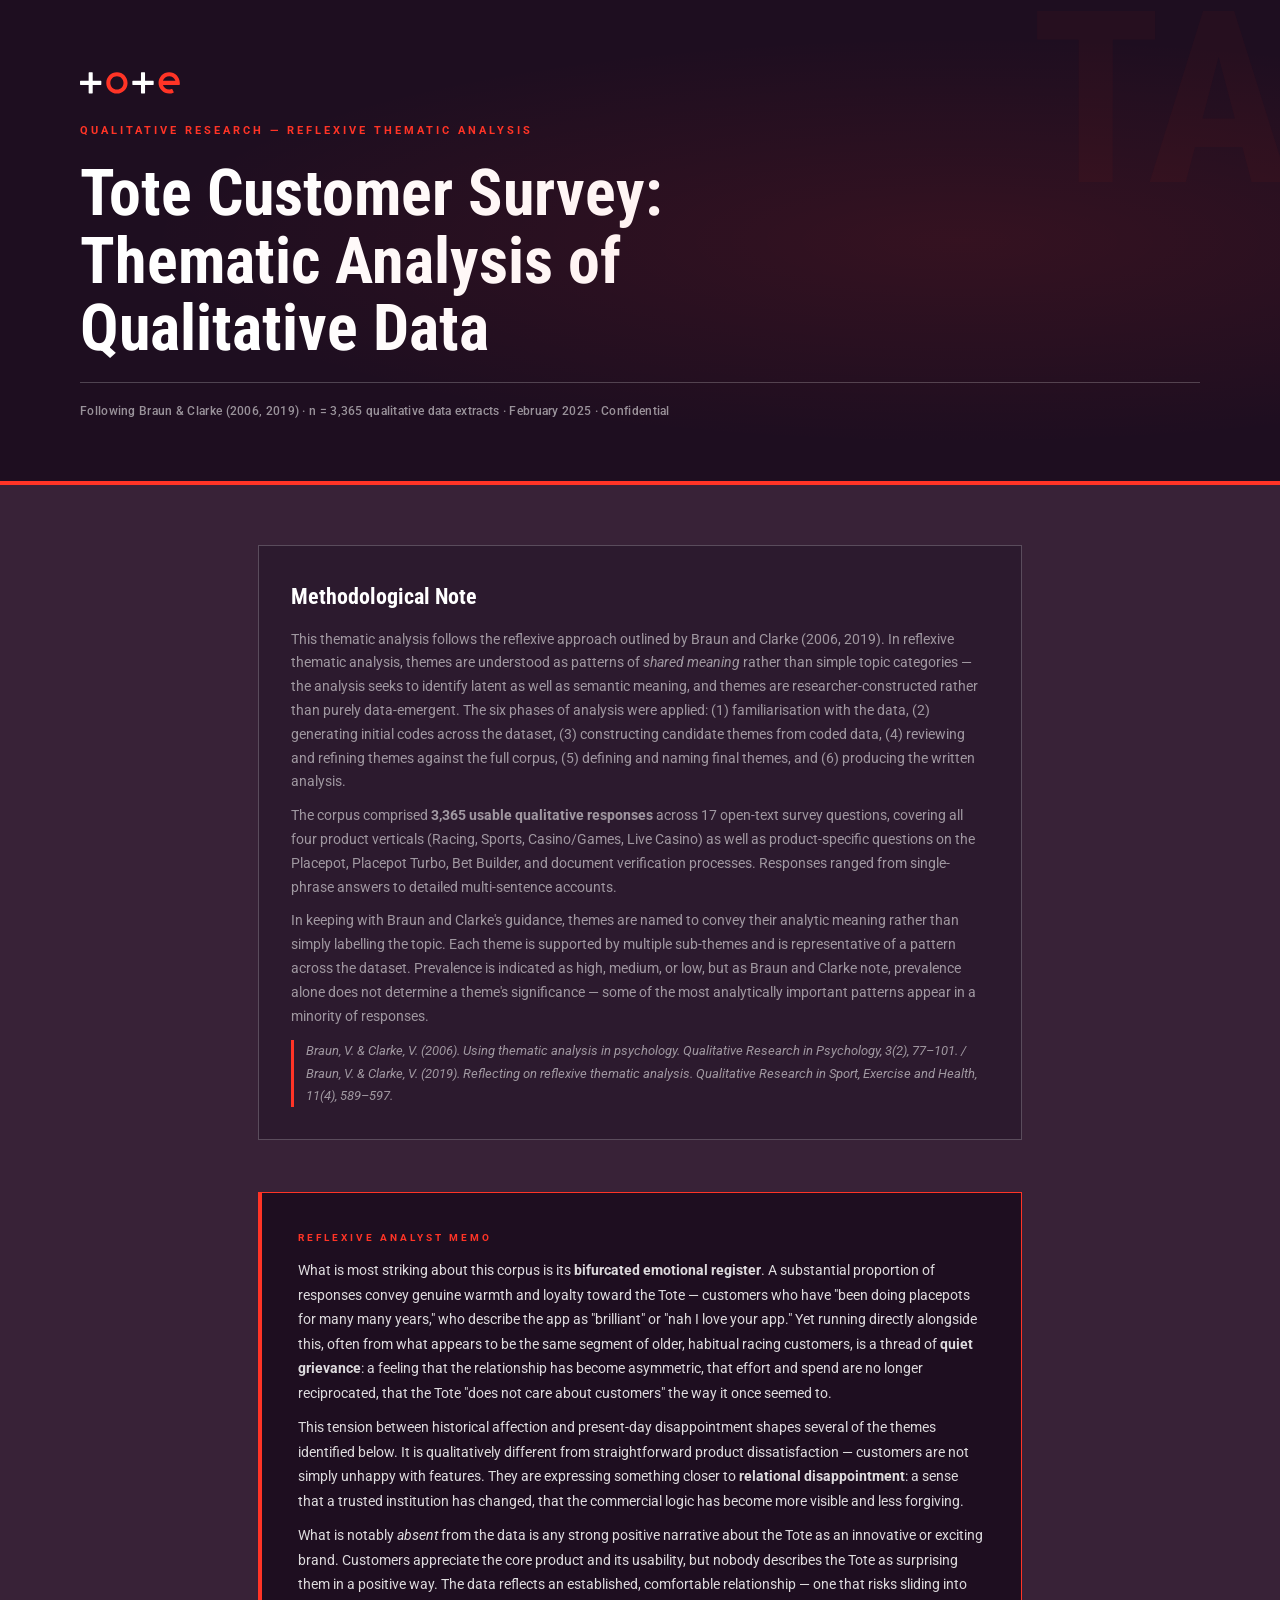
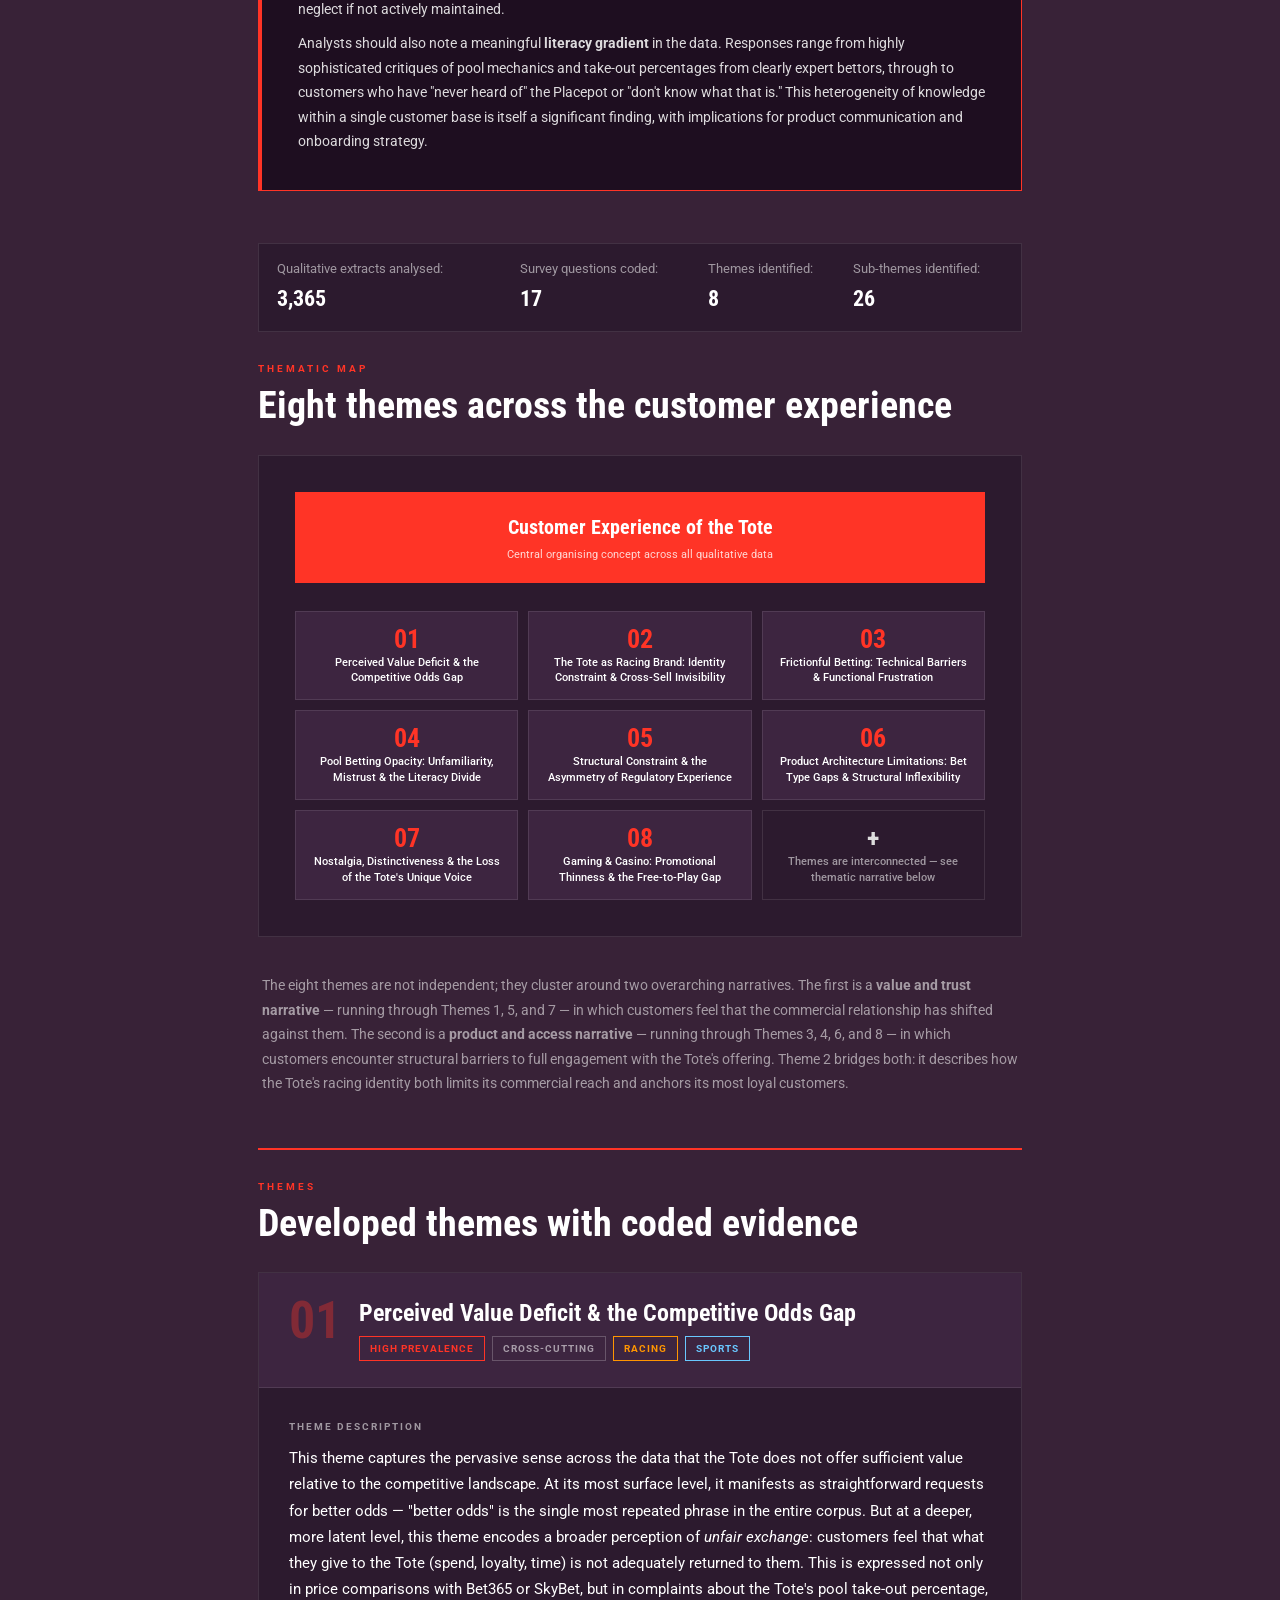
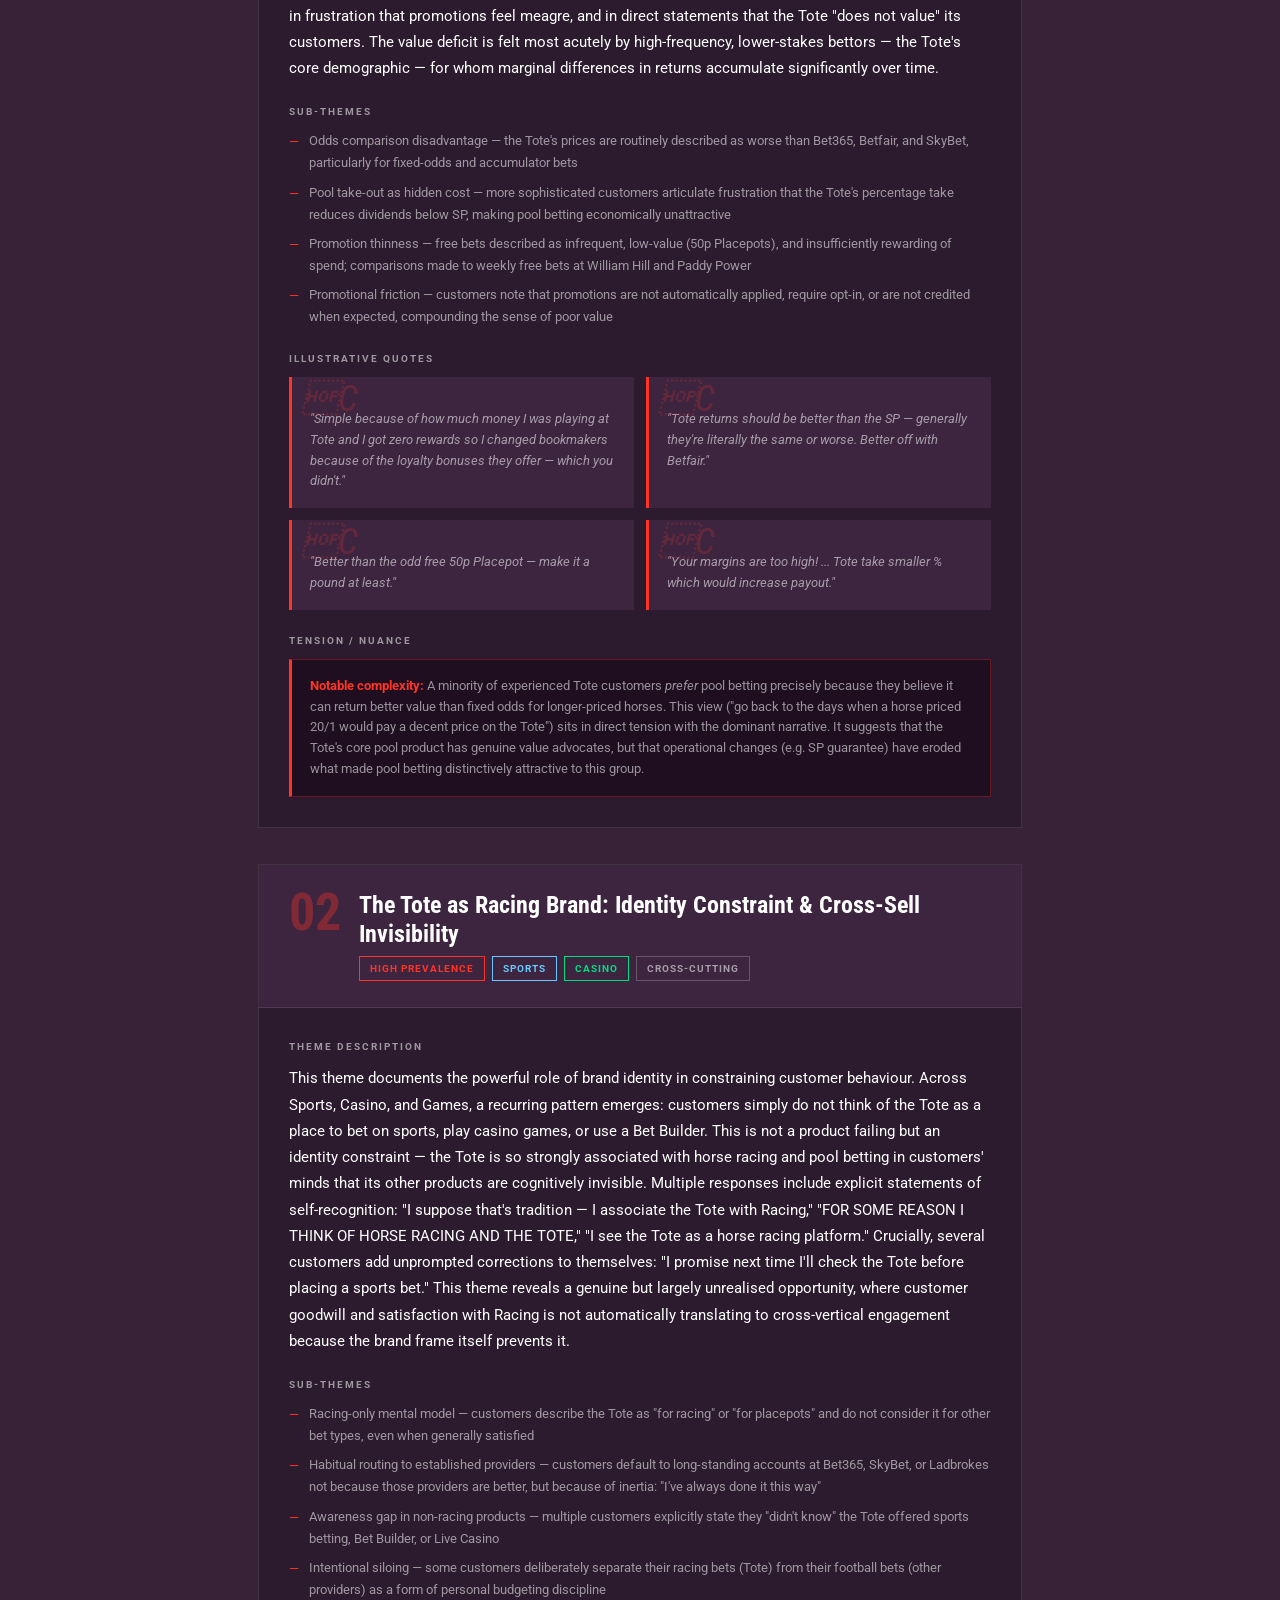
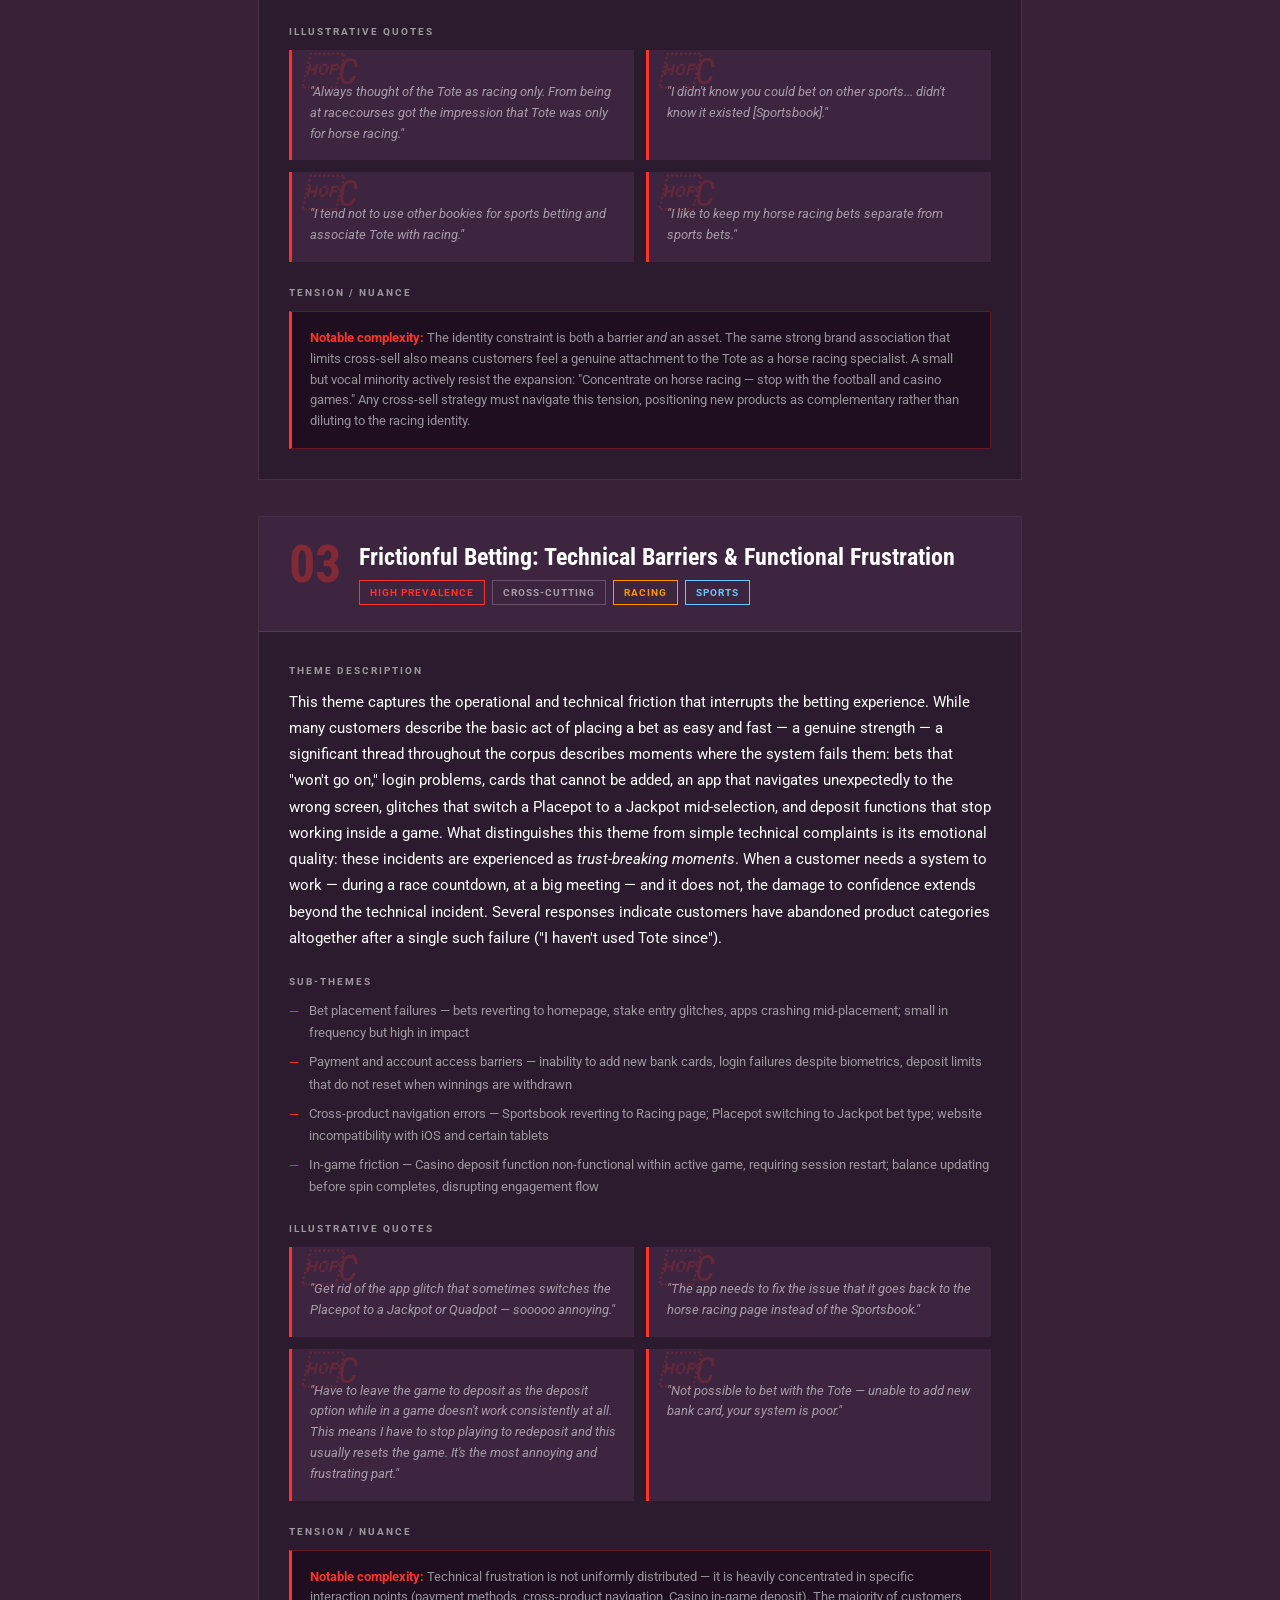
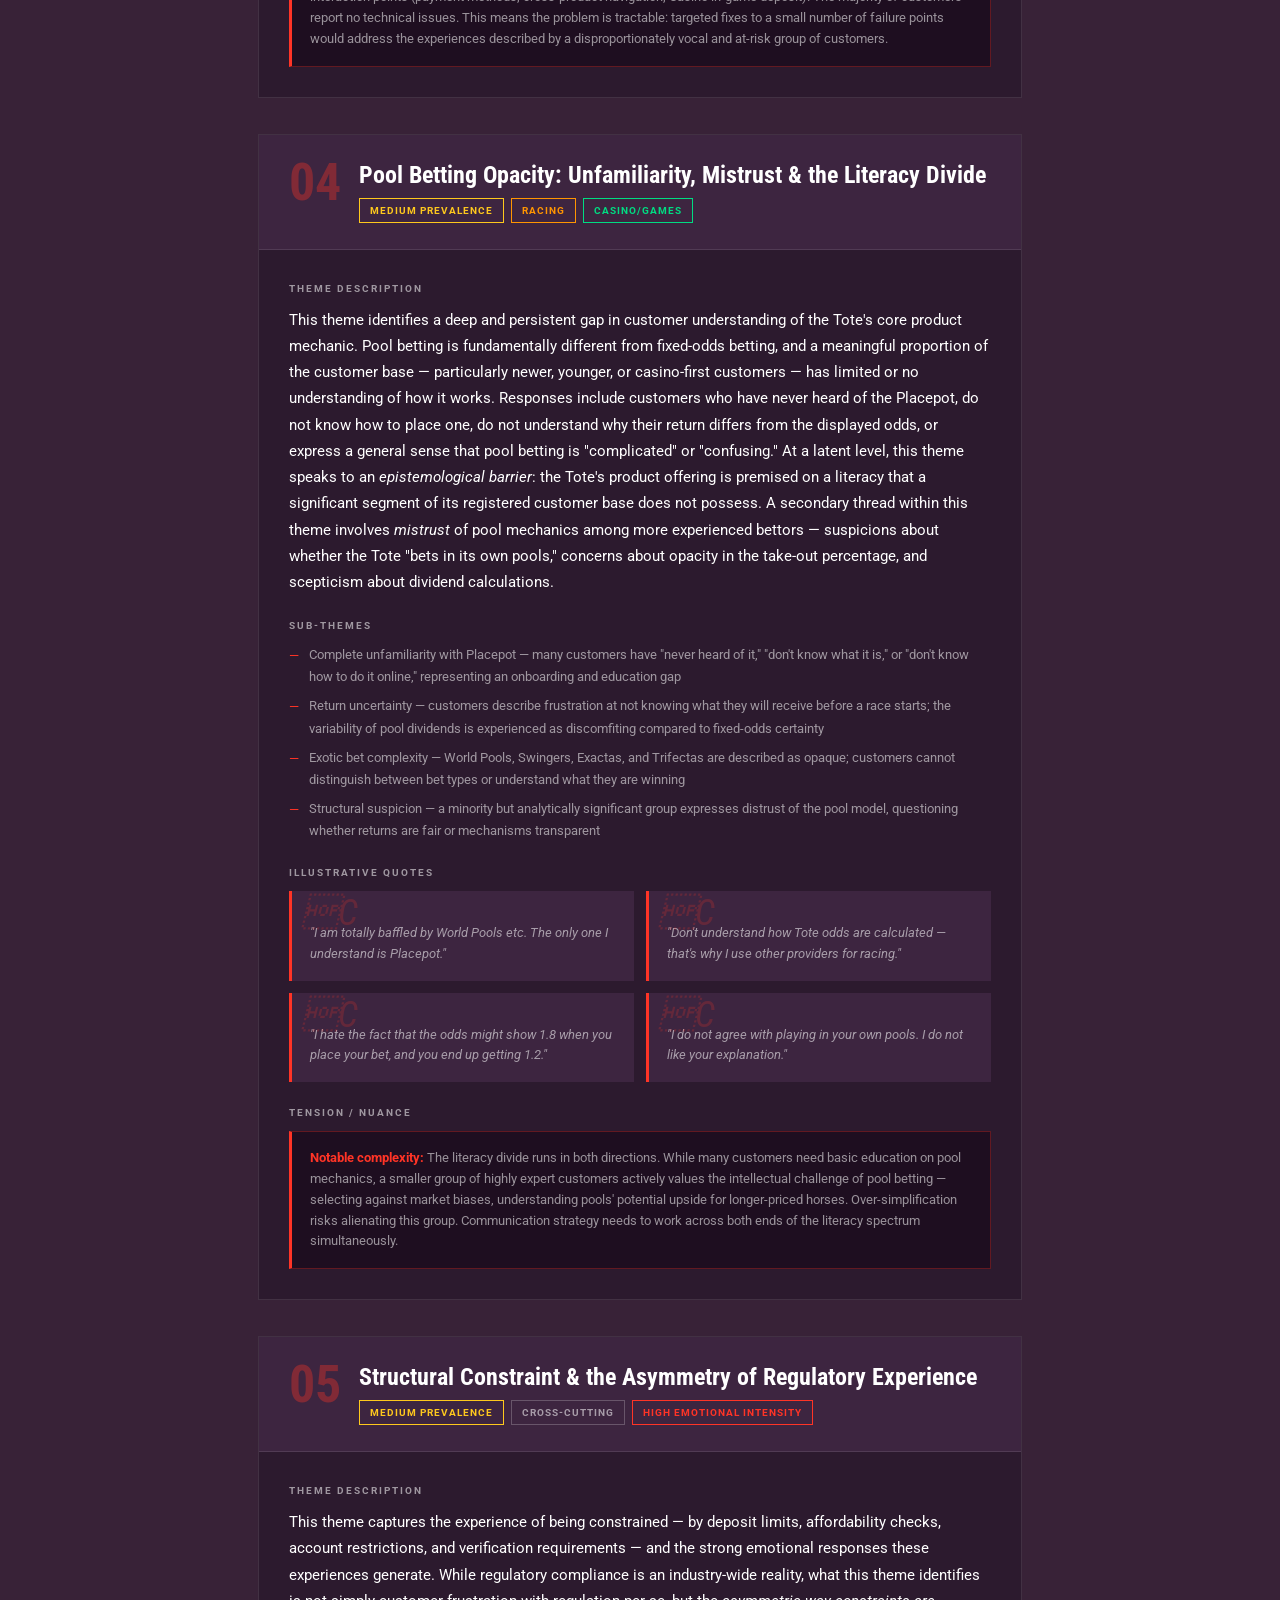
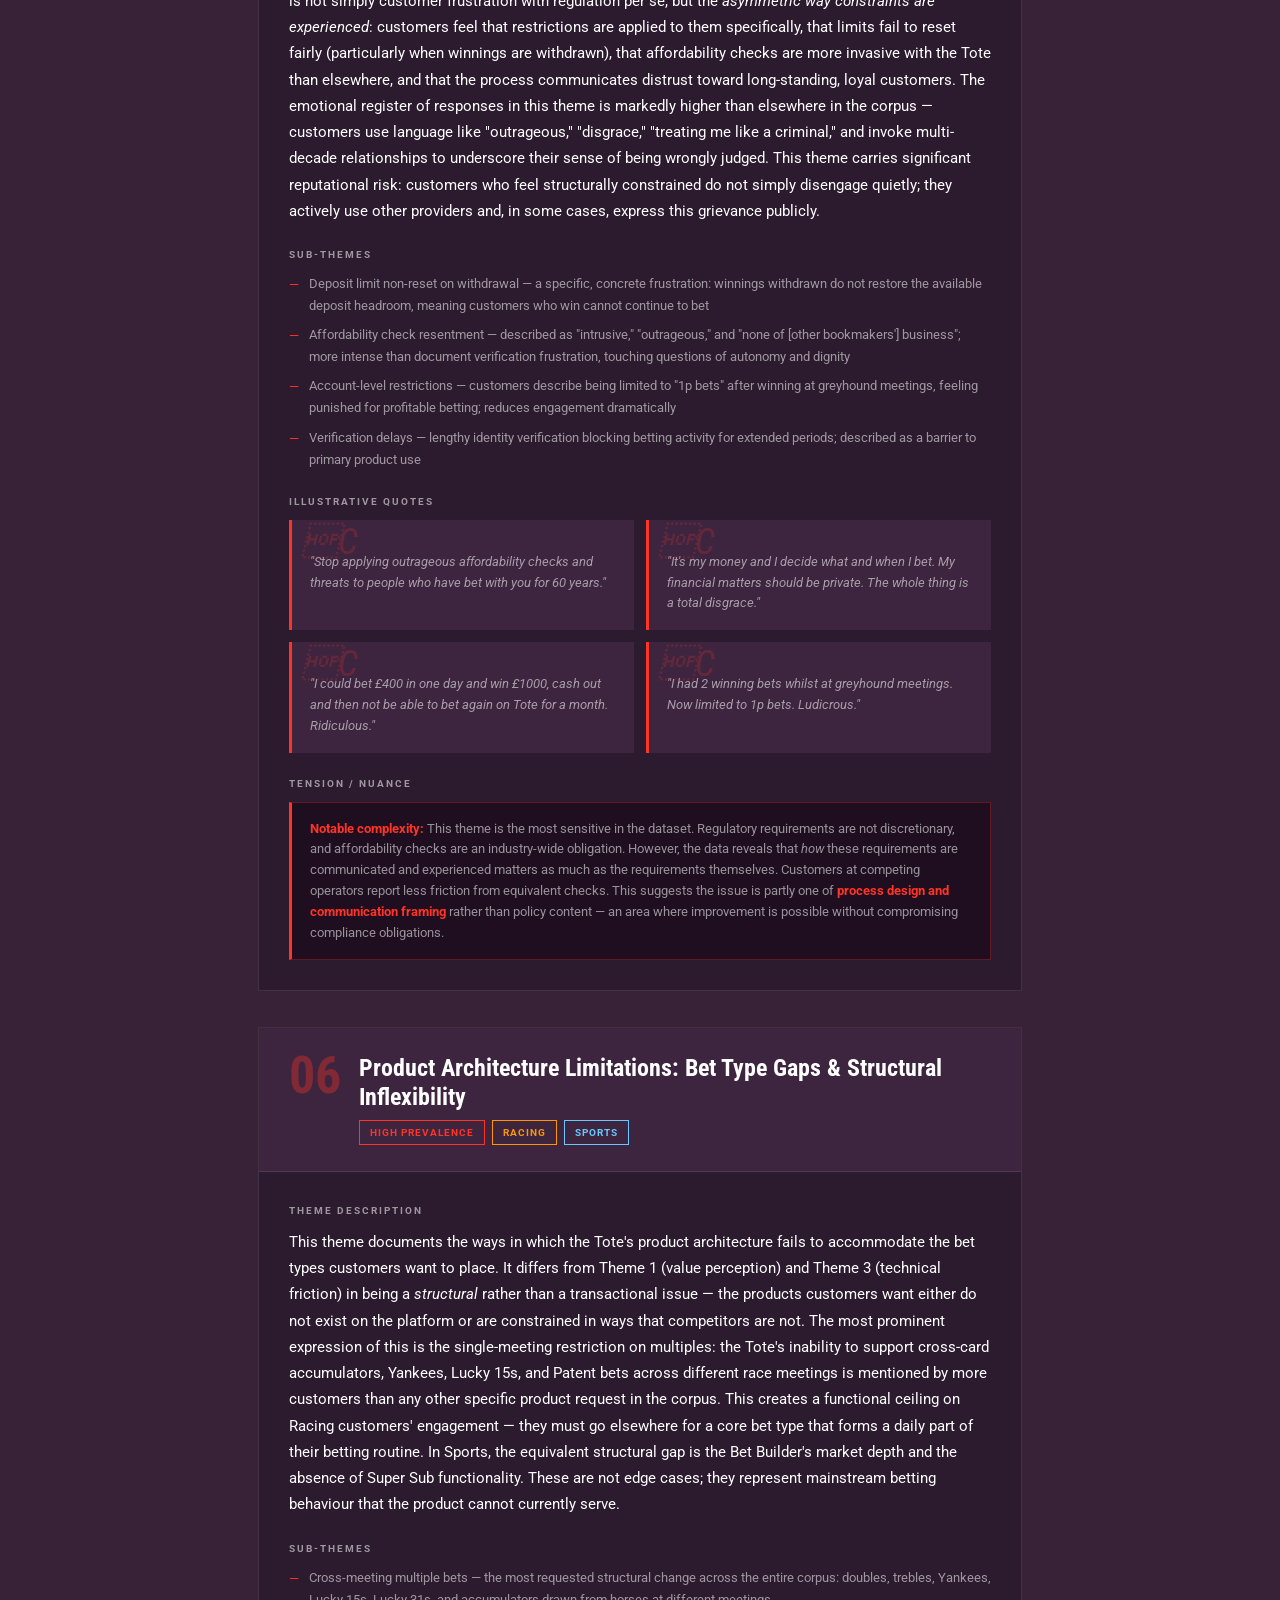
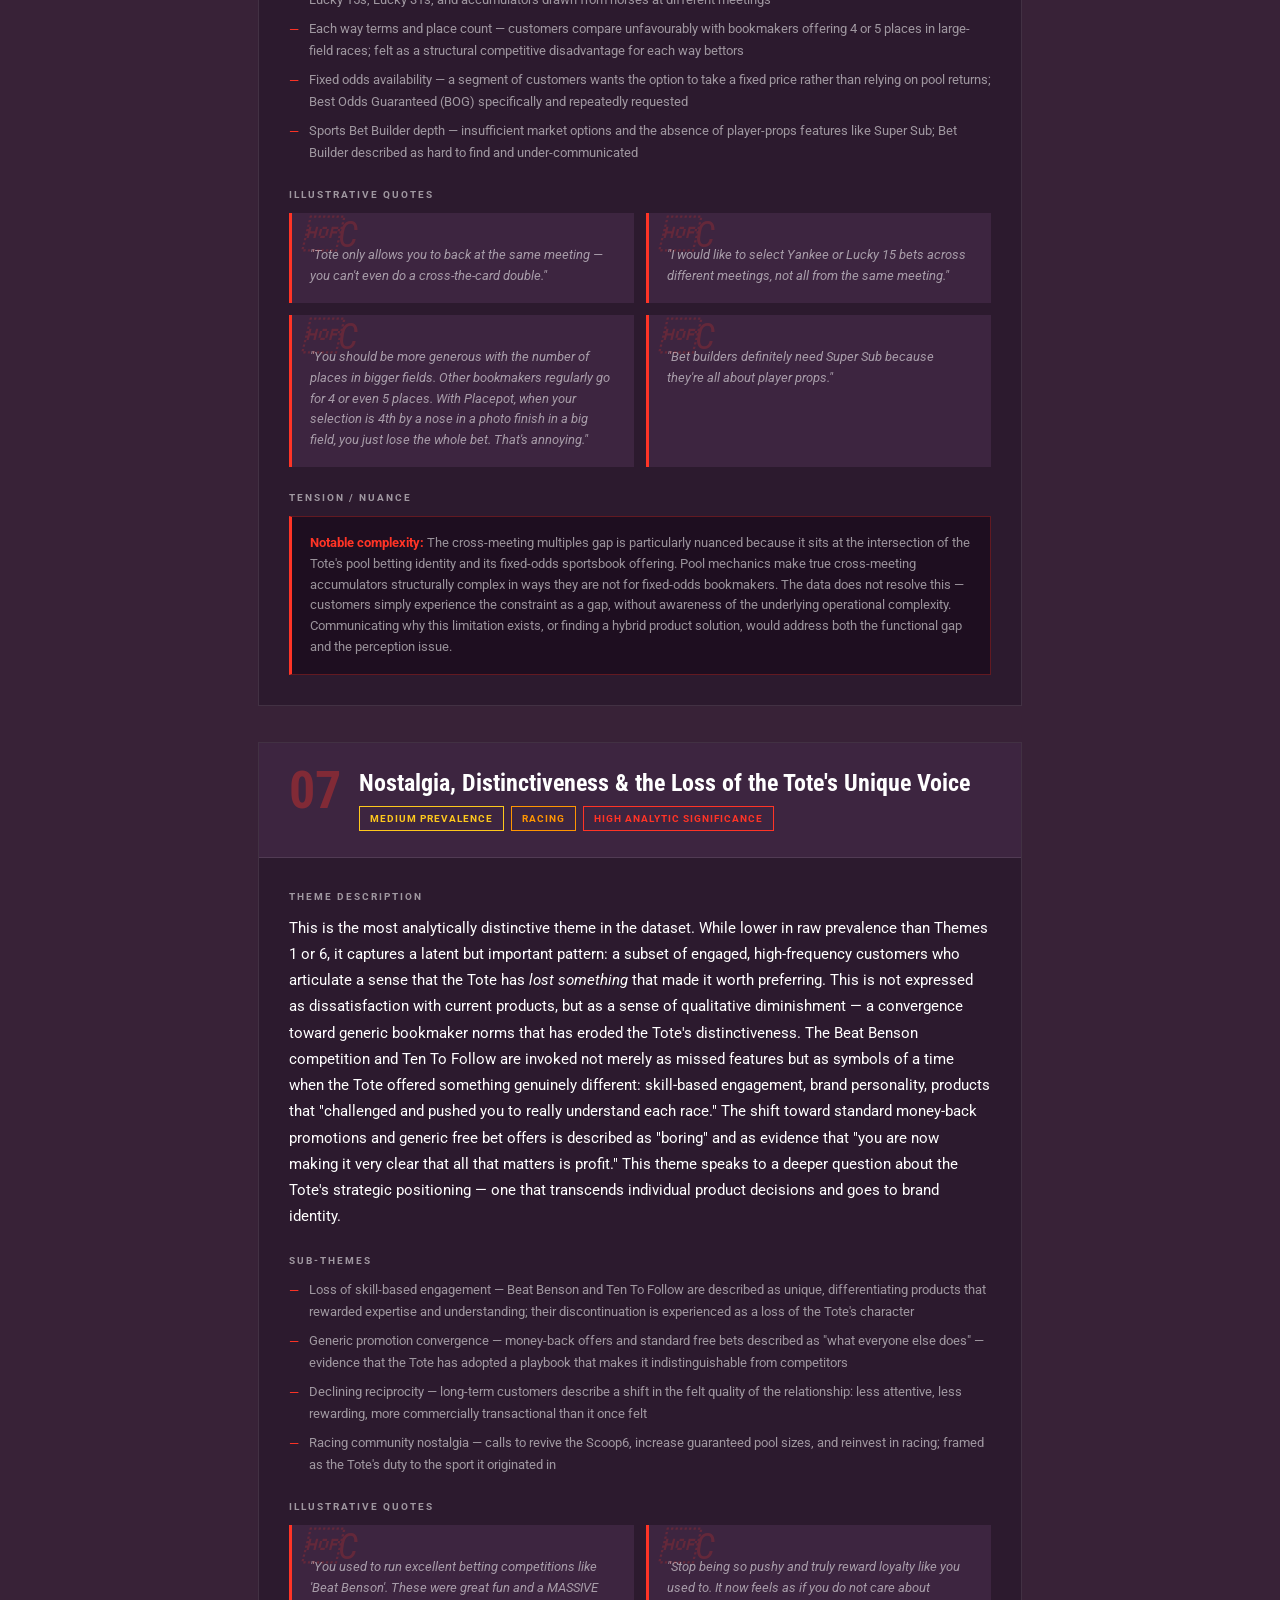
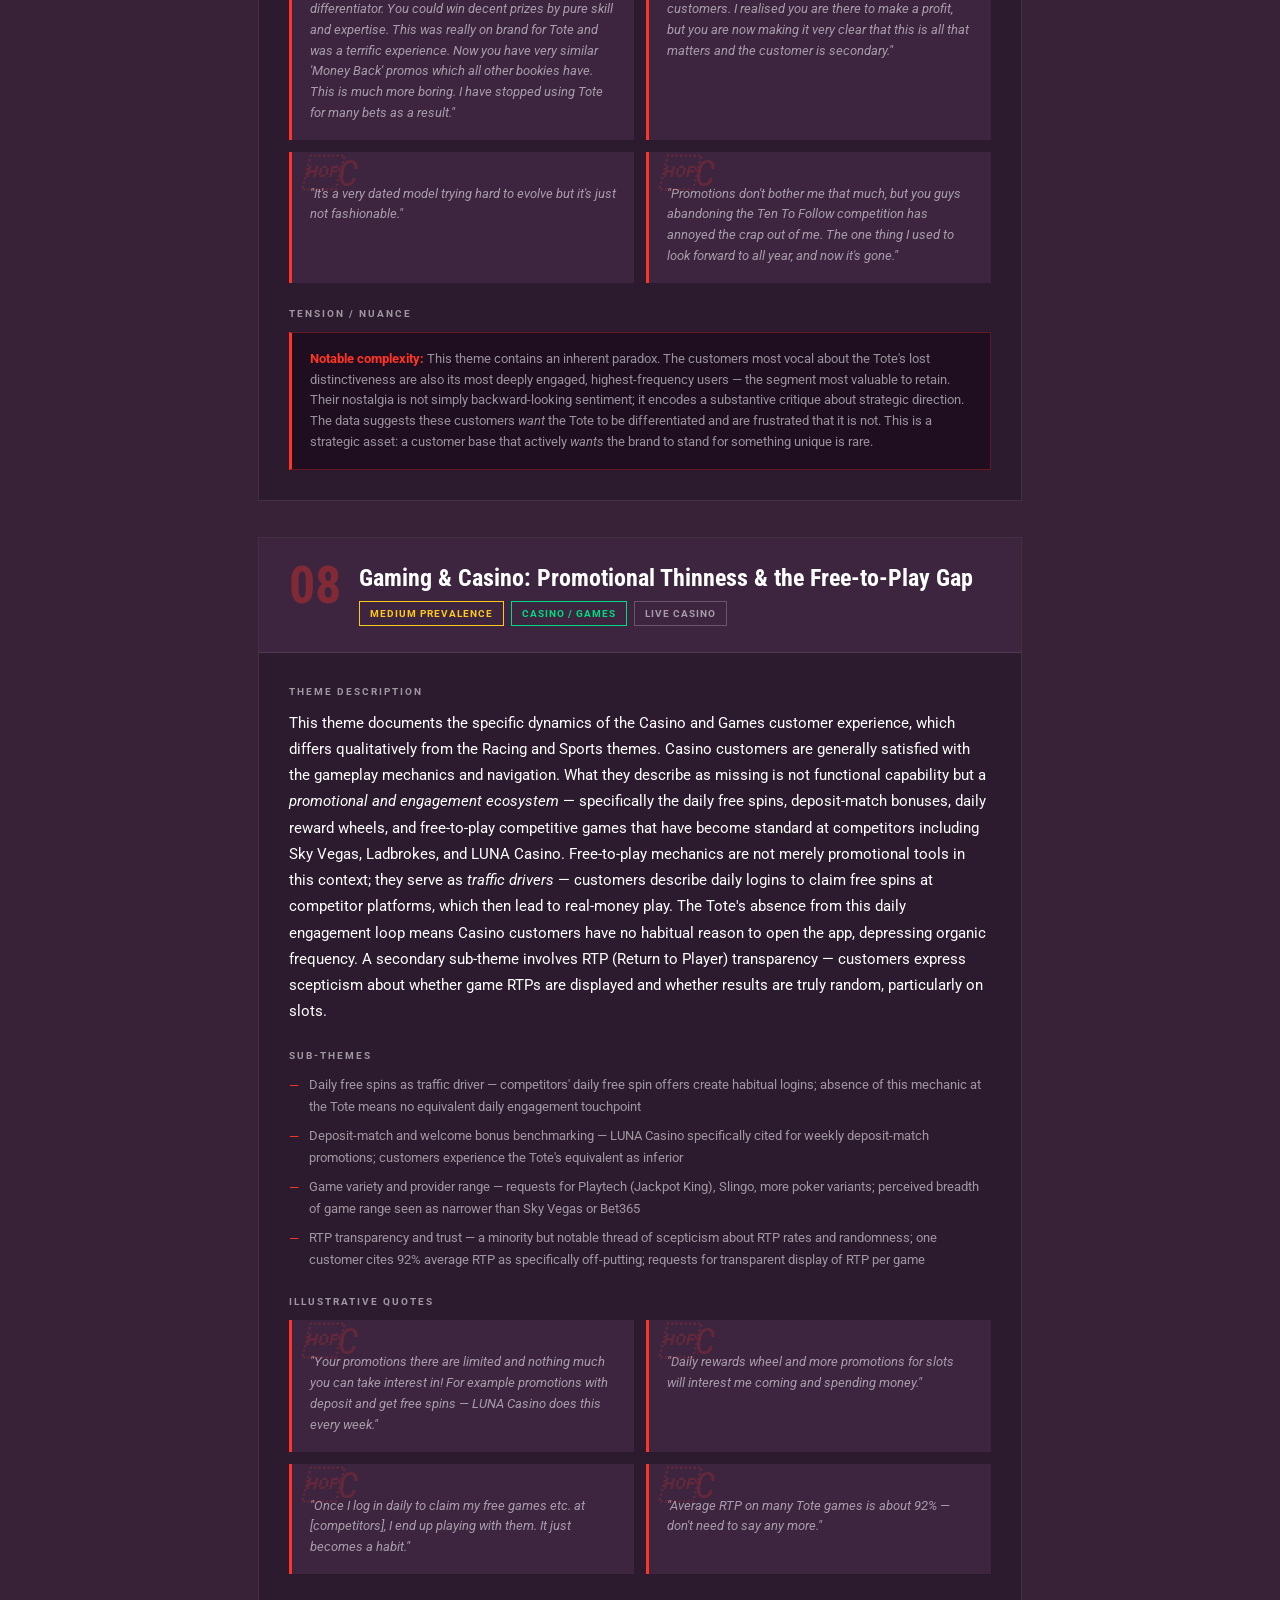
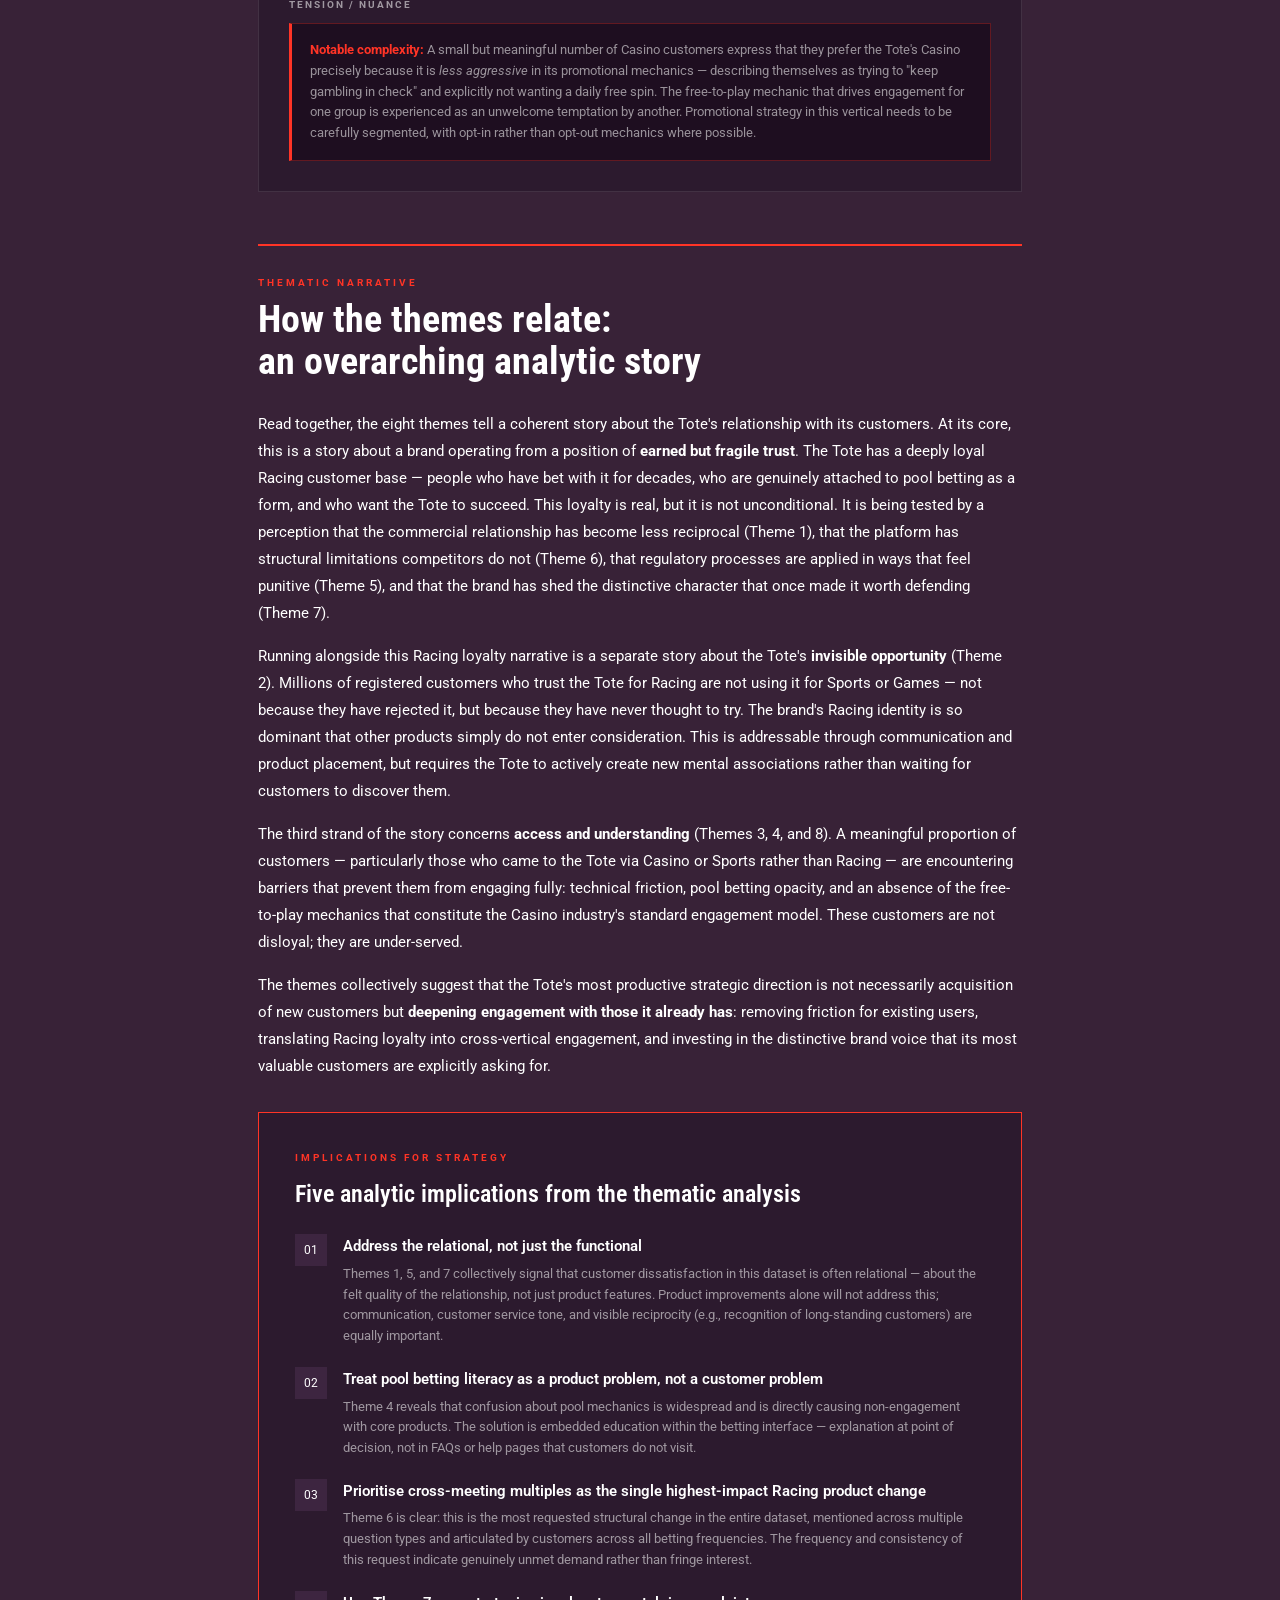
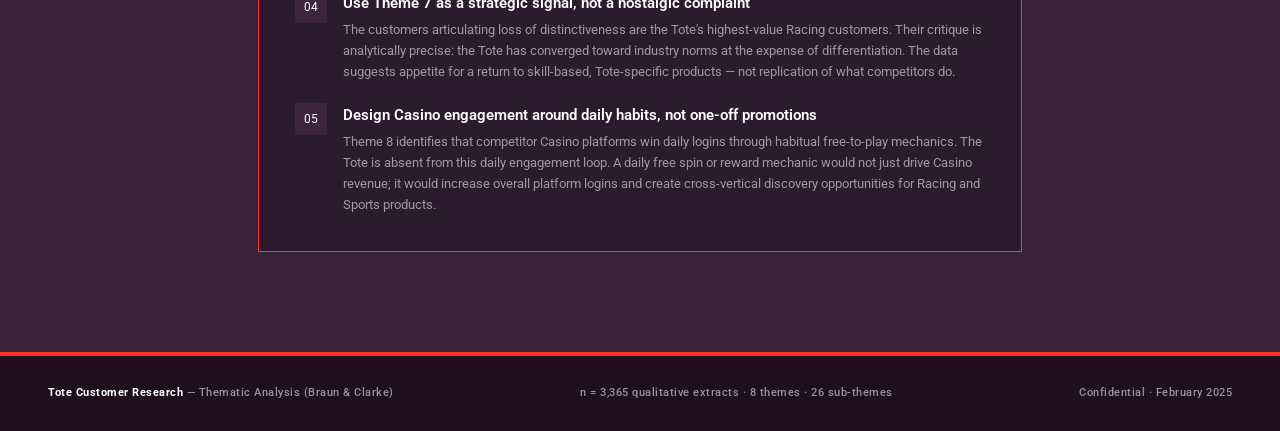
<file: survey-feedback/tote_thematic_analysis_braun_clarke.html>
<!DOCTYPE html>
<html lang="en">
<head>
<meta charset="UTF-8">
<meta name="viewport" content="width=device-width, initial-scale=1.0">
<title>Tote Customer Survey — Thematic Analysis (Braun & Clarke)</title>
<link href="https://fonts.googleapis.com/css2?family=Roboto:ital,wght@0,300;0,400;0,500;0,700;0,900;1,400&family=Roboto+Condensed:wght@400;700&display=swap" rel="stylesheet">
<style>
  :root {
    --tote-red:      #FF3426;
    --tote-dark:     #1e0e20;
    --tote-dark-red: #D3271B;
    --tote-orange:   #FF9501;
    --tote-yellow:   #FEC81D;
    --tote-green:    #00DC82;
    --tote-sky:      #69C8FF;
    --tote-magenta:  #FF6EFF;
    --bg:            #382237;
    --surface:       #2c1a2e;
    --surface2:      #3d2540;
    --surface3:      #4e2f54;
    --border:        rgba(255,255,255,0.10);
    --border2:       rgba(255,255,255,0.22);
    --muted:         rgba(255,255,255,0.55);
    --white:         #FFFFFF;
  }
  * { margin:0; padding:0; box-sizing:border-box; }
  body { font-family:'Roboto',sans-serif; background:var(--bg); color:var(--white); line-height:1.7; font-size:15px; -webkit-font-smoothing:antialiased; }

  /* COVER */
  .cover { background:var(--tote-dark); padding:72px 80px 60px; border-bottom:4px solid var(--tote-red); position:relative; overflow:hidden; }
  .cover::before { content:''; position:absolute; top:0;left:0;right:0;bottom:0; background:radial-gradient(ellipse at 75% 50%,rgba(255,52,38,0.10),transparent 60%); pointer-events:none; }
  .cover-bg-text { position:absolute; top:-20px;right:-10px; font-family:'Roboto Condensed',sans-serif; font-size:240px; font-weight:700; color:rgba(255,52,38,0.04); line-height:1; pointer-events:none; user-select:none; }
  .cover-label { font-size:11px; font-weight:700; letter-spacing:3px; text-transform:uppercase; color:var(--tote-red); margin-bottom:20px; }
  .cover h1 { font-family:'Roboto Condensed',sans-serif; font-size:clamp(36px,5vw,64px); font-weight:700; color:var(--white); line-height:1.05; margin-bottom:20px; max-width:720px; }
  .cover-meta { font-size:12px; color:var(--muted); font-weight:500; border-top:1px solid var(--border2); padding-top:18px; margin-top:18px; letter-spacing:0.3px; }

  /* PAGE */
  .page { max-width:860px; margin:0 auto; padding:60px 48px; }

  /* METHOD BOX */
  .method-box { border:1px solid var(--border2); padding:32px; background:var(--surface); margin-bottom:52px; }
  .method-box h2 { font-family:'Roboto Condensed',sans-serif; font-size:22px; font-weight:700; margin-bottom:12px; }
  .method-box p  { font-size:14px; color:var(--muted); line-height:1.7; margin-bottom:10px; }
  .method-box p:last-child { margin-bottom:0; }
  .method-box .cite { font-style:italic; font-size:13px; color:var(--muted); border-left:3px solid var(--tote-red); padding-left:12px; margin-top:12px; }

  /* ANALYST MEMO */
  .memo-box { background:var(--tote-dark); border:1px solid var(--tote-red); border-left:4px solid var(--tote-red); padding:36px; margin-bottom:52px; }
  .memo-box .label { font-size:10px; font-weight:700; letter-spacing:3px; text-transform:uppercase; color:var(--tote-red); margin-bottom:12px; }
  .memo-box p { font-size:14px; line-height:1.75; color:rgba(255,255,255,0.85); margin-bottom:10px; }
  .memo-box p:last-child { margin-bottom:0; }

  /* MAP SECTION */
  .map-section { margin-bottom:52px; }
  .section-label { font-size:10px; font-weight:700; letter-spacing:3px; text-transform:uppercase; color:var(--tote-red); margin-bottom:8px; }
  .section-title { font-family:'Roboto Condensed',sans-serif; font-size:clamp(26px,3.5vw,38px); font-weight:700; line-height:1.1; margin-bottom:28px; }

  /* THEME CARDS */
  .theme-card { border:1px solid var(--border); background:var(--surface); margin-bottom:36px; overflow:hidden; }
  .theme-header { padding:26px 30px; border-bottom:1px solid var(--border); display:flex; align-items:flex-start; gap:18px; background:var(--surface2); }
  .theme-num { font-family:'Roboto Condensed',sans-serif; font-size:52px; font-weight:700; color:var(--tote-red); opacity:0.35; line-height:1; flex-shrink:0; margin-top:-4px; }
  .theme-name { font-family:'Roboto Condensed',sans-serif; font-size:24px; font-weight:700; line-height:1.2; margin-bottom:8px; }
  .theme-meta { display:flex; flex-wrap:wrap; gap:7px; align-items:center; }
  .meta-pill { font-size:10px; font-weight:700; letter-spacing:1px; text-transform:uppercase; padding:3px 10px; border:1px solid currentColor; }
  .pill-racing    { color:var(--tote-orange); }
  .pill-sports    { color:var(--tote-sky); }
  .pill-casino    { color:var(--tote-green); }
  .pill-cross     { color:var(--muted); border-color:var(--border2); }
  .pill-high      { color:var(--tote-red); }
  .pill-medium    { color:var(--tote-yellow); }
  .pill-low       { color:var(--muted); border-color:var(--border2); }
  .theme-body { padding:30px; }
  .theme-body h4 { font-size:10px; font-weight:700; letter-spacing:2px; text-transform:uppercase; color:var(--muted); margin-bottom:10px; margin-top:22px; }
  .theme-body h4:first-child { margin-top:0; }
  .theme-description { font-size:15px; line-height:1.75; }

  /* SUBTHEMES */
  .subtheme-list { display:flex; flex-direction:column; gap:7px; }
  .subtheme-item { display:flex; gap:10px; align-items:flex-start; font-size:13px; color:var(--muted); }
  .subtheme-item::before { content:'—'; color:var(--tote-red); font-size:13px; flex-shrink:0; margin-top:1px; }

  /* QUOTES */
  .quotes-grid { display:grid; grid-template-columns:1fr 1fr; gap:12px; }
  .quote-item { background:var(--surface2); padding:16px 18px; border-left:3px solid var(--tote-red); font-size:13px; font-style:italic; color:var(--muted); line-height:1.6; position:relative; }
  .quote-item::before { content:'C'; font-family:'Roboto Condensed',sans-serif; font-size:36px; color:var(--tote-red); opacity:0.2; position:absolute; top:4px;left:10px;line-height:1; }
  .quote-item span { display:block; margin-top:8px; padding-top:8px; }

  /* TENSION BOX */
  .tension-box { background:var(--tote-dark); border:1px solid rgba(255,52,38,0.3); border-left:3px solid var(--tote-red); padding:16px 18px; font-size:13px; color:var(--muted); line-height:1.6; }
  .tension-box strong { color:var(--tote-red); font-weight:700; }

  /* MAP VISUAL */
  .map-visual { border:1px solid var(--border); background:var(--surface); padding:36px; margin-bottom:36px; }
  .map-central { text-align:center; padding:18px; background:var(--tote-red); color:var(--white); margin-bottom:28px; }
  .map-central h3 { font-family:'Roboto Condensed',sans-serif; font-size:20px; font-weight:700; margin-bottom:2px; }
  .map-central p  { font-size:11px; color:rgba(255,255,255,0.8); }
  .map-themes { display:grid; grid-template-columns:repeat(3,1fr); gap:10px; }
  .map-theme-node { border:1px solid var(--border); padding:14px; text-align:center; background:var(--surface2); }
  .map-theme-node .node-num  { font-family:'Roboto Condensed',sans-serif; font-size:26px; font-weight:700; color:var(--tote-red); line-height:1; margin-bottom:3px; }
  .map-theme-node .node-name { font-size:11px; font-weight:500; line-height:1.4; }

  /* DATA BADGE */
  .data-count-badge { background:var(--surface); border:1px solid var(--border); padding:14px 18px; display:inline-flex; gap:28px; margin-bottom:28px; font-size:13px; color:var(--muted); }
  .data-count-badge span { font-family:'Roboto Condensed',sans-serif; font-weight:700; color:var(--white); font-size:22px; }

  /* IMPLICATIONS */
  hr.section-rule { border:none; border-top:2px solid var(--tote-red); margin:52px 0 28px; }

  /* FOOTER */
  .report-footer { background:var(--tote-dark); border-top:4px solid var(--tote-red); padding:28px 48px; display:flex; justify-content:space-between; align-items:center; font-size:11px; font-weight:500; letter-spacing:0.5px; color:var(--muted); }
  .report-footer strong { color:var(--white); }
</style>
</head>
<body>

<!-- COVER -->
<div class="cover">
  <div class="cover-bg-text">TA</div>
  <svg style="width:100px;margin-bottom:28px;display:block;" viewBox="0 0 453 98" xmlns="http://www.w3.org/2000/svg"><g fill="none" fill-rule="evenodd"><path d="M167.204 79.145c-16.439 0-29.813-13.381-29.813-29.827 0-16.446 13.374-29.827 29.813-29.827 16.438 0 29.812 13.381 29.812 29.827 0 16.446-13.374 29.827-29.812 29.827M167.204 1.085C140.621 1.085 118.993 22.723 118.993 49.318c0 26.596 21.628 48.233 48.211 48.233 26.583 0 48.211-21.637 48.211-48.233 0-26.595-21.628-48.233-48.211-48.233" fill="#FF3426"/><g transform="translate(237 .636)"><path d="M55.354.365H41.574C40.298.365 39.265 1.399 39.265 2.675v36.804H2.478C1.202 39.479.168 40.513.168 41.789v13.786c0 1.276 1.034 2.31 2.31 2.31h36.787v36.804c0 1.276 1.034 2.31 2.31 2.31h13.78c1.275 0 2.309-1.034 2.309-2.31V57.885h36.787c1.276 0 2.309-1.034 2.309-2.31V41.789c0-1.276-1.033-2.31-2.309-2.31H57.663V2.675c0-1.276-1.034-2.31-2.309-2.31" fill="#FFFFFF"/></g><g transform="translate(0 .636)"><path d="M55.186.365H41.406C40.131.365 39.097 1.399 39.097 2.675v36.804H2.31C1.034 39.479 0 40.513 0 41.789v13.786c0 1.276 1.034 2.31 2.31 2.31h36.787v36.804c0 1.276 1.034 2.31 2.31 2.31h13.779c1.275 0 2.309-1.034 2.309-2.31V57.885h36.787c1.276 0 2.309-1.034 2.309-2.31V41.789c0-1.276-1.033-2.31-2.309-2.31H57.495V2.675c0-1.276-1.034-2.31-2.309-2.31" fill="#FFFFFF"/></g><path d="M404.048 19.576c13.23 0 24.472 8.668 28.356 20.624h-56.715c3.885-11.956 15.128-20.624 28.359-20.624m48.217 29.824l-.008-.027C452.242 22.661 430.411.957 403.659 1.17c-26.22.208-47.623 21.627-47.822 47.858-.203 26.767 21.502 48.607 48.211 48.607 2.023 0 4.02-.127 5.979-.372 2.485-.308 4.912-.806 7.265-1.48 1.988-.57 3.924-1.264 5.798-2.074 1.388-.6 1.976-2.253 1.3-3.604l-5.876-11.759c-.612-1.223-2.061-1.792-3.326-1.279-.96.389-1.945.729-2.95 1.016-1.456.417-2.956.725-4.493.916-1.213.15-2.446.229-3.697.229-13.231 0-24.473-8.667-28.359-20.623h73.935c1.459 0 2.641-1.185 2.641-2.645v-6.56z" fill="#FF3426"/></g></svg>
  <p class="cover-label">Qualitative Research — Reflexive Thematic Analysis</p>
  <h1>Tote Customer Survey:<br>Thematic Analysis of<br>Qualitative Data</h1>
  <div class="cover-meta">
    Following Braun & Clarke (2006, 2019) · n = 3,365 qualitative data extracts · February 2025 · Confidential
  </div>
</div>

<div class="page">

  <!-- METHODOLOGICAL NOTE -->
  <div class="method-box">
    <h2>Methodological Note</h2>
    <p>This thematic analysis follows the reflexive approach outlined by Braun and Clarke (2006, 2019). In reflexive thematic analysis, themes are understood as patterns of <em>shared meaning</em> rather than simple topic categories — the analysis seeks to identify latent as well as semantic meaning, and themes are researcher-constructed rather than purely data-emergent. The six phases of analysis were applied: (1) familiarisation with the data, (2) generating initial codes across the dataset, (3) constructing candidate themes from coded data, (4) reviewing and refining themes against the full corpus, (5) defining and naming final themes, and (6) producing the written analysis.</p>
    <p>The corpus comprised <strong>3,365 usable qualitative responses</strong> across 17 open-text survey questions, covering all four product verticals (Racing, Sports, Casino/Games, Live Casino) as well as product-specific questions on the Placepot, Placepot Turbo, Bet Builder, and document verification processes. Responses ranged from single-phrase answers to detailed multi-sentence accounts.</p>
    <p>In keeping with Braun and Clarke's guidance, themes are named to convey their analytic meaning rather than simply labelling the topic. Each theme is supported by multiple sub-themes and is representative of a pattern across the dataset. Prevalence is indicated as high, medium, or low, but as Braun and Clarke note, prevalence alone does not determine a theme's significance — some of the most analytically important patterns appear in a minority of responses.</p>
    <div class="cite">Braun, V. & Clarke, V. (2006). Using thematic analysis in psychology. <em>Qualitative Research in Psychology, 3</em>(2), 77–101. / Braun, V. & Clarke, V. (2019). Reflecting on reflexive thematic analysis. <em>Qualitative Research in Sport, Exercise and Health, 11</em>(4), 589–597.</div>
  </div>

  <!-- ANALYST MEMO -->
  <div class="memo-box">
    <p class="label">Reflexive Analyst Memo</p>
    <p>What is most striking about this corpus is its <strong>bifurcated emotional register</strong>. A substantial proportion of responses convey genuine warmth and loyalty toward the Tote — customers who have "been doing placepots for many many years," who describe the app as "brilliant" or "nah I love your app." Yet running directly alongside this, often from what appears to be the same segment of older, habitual racing customers, is a thread of <strong>quiet grievance</strong>: a feeling that the relationship has become asymmetric, that effort and spend are no longer reciprocated, that the Tote "does not care about customers" the way it once seemed to.</p>
    <p>This tension between historical affection and present-day disappointment shapes several of the themes identified below. It is qualitatively different from straightforward product dissatisfaction — customers are not simply unhappy with features. They are expressing something closer to <strong>relational disappointment</strong>: a sense that a trusted institution has changed, that the commercial logic has become more visible and less forgiving.</p>
    <p>What is notably <em>absent</em> from the data is any strong positive narrative about the Tote as an innovative or exciting brand. Customers appreciate the core product and its usability, but nobody describes the Tote as surprising them in a positive way. The data reflects an established, comfortable relationship — one that risks sliding into neglect if not actively maintained.</p>
    <p>Analysts should also note a meaningful <strong>literacy gradient</strong> in the data. Responses range from highly sophisticated critiques of pool mechanics and take-out percentages from clearly expert bettors, through to customers who have "never heard of" the Placepot or "don't know what that is." This heterogeneity of knowledge within a single customer base is itself a significant finding, with implications for product communication and onboarding strategy.</p>
  </div>

  <!-- CORPUS OVERVIEW -->
  <div class="data-count-badge">
    <div>Qualitative extracts analysed: <span>3,365</span></div>
    <div>Survey questions coded: <span>17</span></div>
    <div>Themes identified: <span>8</span></div>
    <div>Sub-themes identified: <span>26</span></div>
  </div>

  <!-- THEMATIC MAP -->
  <div class="map-section">
    <p class="section-label">Thematic Map</p>
    <h2 class="section-title">Eight themes across the customer experience</h2>

    <div class="map-visual">
      <div class="map-central">
        <h3>Customer Experience of the Tote</h3>
        <p>Central organising concept across all qualitative data</p>
      </div>
      <div class="map-themes">
        <div class="map-theme-node">
          <p class="node-num">01</p>
          <p class="node-name">Perceived Value Deficit & the Competitive Odds Gap</p>
        </div>
        <div class="map-theme-node">
          <p class="node-num">02</p>
          <p class="node-name">The Tote as Racing Brand: Identity Constraint & Cross-Sell Invisibility</p>
        </div>
        <div class="map-theme-node">
          <p class="node-num">03</p>
          <p class="node-name">Frictionful Betting: Technical Barriers & Functional Frustration</p>
        </div>
        <div class="map-theme-node">
          <p class="node-num">04</p>
          <p class="node-name">Pool Betting Opacity: Unfamiliarity, Mistrust & the Literacy Divide</p>
        </div>
        <div class="map-theme-node">
          <p class="node-num">05</p>
          <p class="node-name">Structural Constraint & the Asymmetry of Regulatory Experience</p>
        </div>
        <div class="map-theme-node">
          <p class="node-num">06</p>
          <p class="node-name">Product Architecture Limitations: Bet Type Gaps & Structural Inflexibility</p>
        </div>
        <div class="map-theme-node">
          <p class="node-num">07</p>
          <p class="node-name">Nostalgia, Distinctiveness & the Loss of the Tote's Unique Voice</p>
        </div>
        <div class="map-theme-node">
          <p class="node-num">08</p>
          <p class="node-name">Gaming & Casino: Promotional Thinness & the Free-to-Play Gap</p>
        </div>
        <div class="map-theme-node" style="background:var(--surface);">
          <p class="node-num" style="color:#ddd;">+</p>
          <p class="node-name" style="font-size:11px; color:var(--muted);">Themes are interconnected — see thematic narrative below</p>
        </div>
      </div>
    </div>

    <p style="font-size:14px; color:var(--muted); line-height:1.75; padding: 0 4px;">The eight themes are not independent; they cluster around two overarching narratives. The first is a <strong>value and trust narrative</strong> — running through Themes 1, 5, and 7 — in which customers feel that the commercial relationship has shifted against them. The second is a <strong>product and access narrative</strong> — running through Themes 3, 4, 6, and 8 — in which customers encounter structural barriers to full engagement with the Tote's offering. Theme 2 bridges both: it describes how the Tote's racing identity both limits its commercial reach and anchors its most loyal customers.</p>
  </div>

  <hr class="section-rule">
  <p class="section-label">Themes</p>
  <h2 class="section-title">Developed themes with coded evidence</h2>

  <!-- THEME 1 -->
  <div class="theme-card">
    <div class="theme-header">
      <div class="theme-num">01</div>
      <div class="theme-header-content">
        <h3 class="theme-name">Perceived Value Deficit & the Competitive Odds Gap</h3>
        <div class="theme-meta">
          <span class="meta-pill pill-high">High Prevalence</span>
          <span class="meta-pill pill-cross">Cross-cutting</span>
          <span class="meta-pill pill-racing">Racing</span>
          <span class="meta-pill pill-sports">Sports</span>
        </div>
      </div>
    </div>
    <div class="theme-body">
      <h4>Theme Description</h4>
      <p class="theme-description">This theme captures the pervasive sense across the data that the Tote does not offer sufficient value relative to the competitive landscape. At its most surface level, it manifests as straightforward requests for better odds — "better odds" is the single most repeated phrase in the entire corpus. But at a deeper, more latent level, this theme encodes a broader perception of <em>unfair exchange</em>: customers feel that what they give to the Tote (spend, loyalty, time) is not adequately returned to them. This is expressed not only in price comparisons with Bet365 or SkyBet, but in complaints about the Tote's pool take-out percentage, in frustration that promotions feel meagre, and in direct statements that the Tote "does not value" its customers. The value deficit is felt most acutely by high-frequency, lower-stakes bettors — the Tote's core demographic — for whom marginal differences in returns accumulate significantly over time.</p>

      <h4>Sub-Themes</h4>
      <div class="subtheme-list">
        <div class="subtheme-item">Odds comparison disadvantage — the Tote's prices are routinely described as worse than Bet365, Betfair, and SkyBet, particularly for fixed-odds and accumulator bets</div>
        <div class="subtheme-item">Pool take-out as hidden cost — more sophisticated customers articulate frustration that the Tote's percentage take reduces dividends below SP, making pool betting economically unattractive</div>
        <div class="subtheme-item">Promotion thinness — free bets described as infrequent, low-value (50p Placepots), and insufficiently rewarding of spend; comparisons made to weekly free bets at William Hill and Paddy Power</div>
        <div class="subtheme-item">Promotional friction — customers note that promotions are not automatically applied, require opt-in, or are not credited when expected, compounding the sense of poor value</div>
      </div>

      <h4>Illustrative Quotes</h4>
      <div class="quotes-grid">
        <div class="quote-item"><span>"Simple because of how much money I was playing at Tote and I got zero rewards so I changed bookmakers because of the loyalty bonuses they offer — which you didn't."</span></div>
        <div class="quote-item"><span>"Tote returns should be better than the SP — generally they're literally the same or worse. Better off with Betfair."</span></div>
        <div class="quote-item"><span>"Better than the odd free 50p Placepot — make it a pound at least."</span></div>
        <div class="quote-item"><span>"Your margins are too high! ... Tote take smaller % which would increase payout."</span></div>
      </div>

      <h4>Tension / Nuance</h4>
      <div class="tension-box">
        <strong>Notable complexity:</strong> A minority of experienced Tote customers <em>prefer</em> pool betting precisely because they believe it can return better value than fixed odds for longer-priced horses. This view ("go back to the days when a horse priced 20/1 would pay a decent price on the Tote") sits in direct tension with the dominant narrative. It suggests that the Tote's core pool product has genuine value advocates, but that operational changes (e.g. SP guarantee) have eroded what made pool betting distinctively attractive to this group.
      </div>
    </div>
  </div>

  <!-- THEME 2 -->
  <div class="theme-card">
    <div class="theme-header">
      <div class="theme-num">02</div>
      <div class="theme-header-content">
        <h3 class="theme-name">The Tote as Racing Brand: Identity Constraint & Cross-Sell Invisibility</h3>
        <div class="theme-meta">
          <span class="meta-pill pill-high">High Prevalence</span>
          <span class="meta-pill pill-sports">Sports</span>
          <span class="meta-pill pill-casino">Casino</span>
          <span class="meta-pill pill-cross">Cross-cutting</span>
        </div>
      </div>
    </div>
    <div class="theme-body">
      <h4>Theme Description</h4>
      <p class="theme-description">This theme documents the powerful role of brand identity in constraining customer behaviour. Across Sports, Casino, and Games, a recurring pattern emerges: customers simply do not think of the Tote as a place to bet on sports, play casino games, or use a Bet Builder. This is not a product failing but an identity constraint — the Tote is so strongly associated with horse racing and pool betting in customers' minds that its other products are cognitively invisible. Multiple responses include explicit statements of self-recognition: "I suppose that's tradition — I associate the Tote with Racing," "FOR SOME REASON I THINK OF HORSE RACING AND THE TOTE," "I see the Tote as a horse racing platform." Crucially, several customers add unprompted corrections to themselves: "I promise next time I'll check the Tote before placing a sports bet." This theme reveals a genuine but largely unrealised opportunity, where customer goodwill and satisfaction with Racing is not automatically translating to cross-vertical engagement because the brand frame itself prevents it.</p>

      <h4>Sub-Themes</h4>
      <div class="subtheme-list">
        <div class="subtheme-item">Racing-only mental model — customers describe the Tote as "for racing" or "for placepots" and do not consider it for other bet types, even when generally satisfied</div>
        <div class="subtheme-item">Habitual routing to established providers — customers default to long-standing accounts at Bet365, SkyBet, or Ladbrokes not because those providers are better, but because of inertia: "I've always done it this way"</div>
        <div class="subtheme-item">Awareness gap in non-racing products — multiple customers explicitly state they "didn't know" the Tote offered sports betting, Bet Builder, or Live Casino</div>
        <div class="subtheme-item">Intentional siloing — some customers deliberately separate their racing bets (Tote) from their football bets (other providers) as a form of personal budgeting discipline</div>
      </div>

      <h4>Illustrative Quotes</h4>
      <div class="quotes-grid">
        <div class="quote-item"><span>"Always thought of the Tote as racing only. From being at racecourses got the impression that Tote was only for horse racing."</span></div>
        <div class="quote-item"><span>"I didn't know you could bet on other sports... didn't know it existed [Sportsbook]."</span></div>
        <div class="quote-item"><span>"I tend not to use other bookies for sports betting and associate Tote with racing."</span></div>
        <div class="quote-item"><span>"I like to keep my horse racing bets separate from sports bets."</span></div>
      </div>

      <h4>Tension / Nuance</h4>
      <div class="tension-box">
        <strong>Notable complexity:</strong> The identity constraint is both a barrier <em>and</em> an asset. The same strong brand association that limits cross-sell also means customers feel a genuine attachment to the Tote as a horse racing specialist. A small but vocal minority actively resist the expansion: "Concentrate on horse racing — stop with the football and casino games." Any cross-sell strategy must navigate this tension, positioning new products as complementary rather than diluting to the racing identity.
      </div>
    </div>
  </div>

  <!-- THEME 3 -->
  <div class="theme-card">
    <div class="theme-header">
      <div class="theme-num">03</div>
      <div class="theme-header-content">
        <h3 class="theme-name">Frictionful Betting: Technical Barriers & Functional Frustration</h3>
        <div class="theme-meta">
          <span class="meta-pill pill-high">High Prevalence</span>
          <span class="meta-pill pill-cross">Cross-cutting</span>
          <span class="meta-pill pill-racing">Racing</span>
          <span class="meta-pill pill-sports">Sports</span>
        </div>
      </div>
    </div>
    <div class="theme-body">
      <h4>Theme Description</h4>
      <p class="theme-description">This theme captures the operational and technical friction that interrupts the betting experience. While many customers describe the basic act of placing a bet as easy and fast — a genuine strength — a significant thread throughout the corpus describes moments where the system fails them: bets that "won't go on," login problems, cards that cannot be added, an app that navigates unexpectedly to the wrong screen, glitches that switch a Placepot to a Jackpot mid-selection, and deposit functions that stop working inside a game. What distinguishes this theme from simple technical complaints is its emotional quality: these incidents are experienced as <em>trust-breaking moments</em>. When a customer needs a system to work — during a race countdown, at a big meeting — and it does not, the damage to confidence extends beyond the technical incident. Several responses indicate customers have abandoned product categories altogether after a single such failure ("I haven't used Tote since").</p>

      <h4>Sub-Themes</h4>
      <div class="subtheme-list">
        <div class="subtheme-item">Bet placement failures — bets reverting to homepage, stake entry glitches, apps crashing mid-placement; small in frequency but high in impact</div>
        <div class="subtheme-item">Payment and account access barriers — inability to add new bank cards, login failures despite biometrics, deposit limits that do not reset when winnings are withdrawn</div>
        <div class="subtheme-item">Cross-product navigation errors — Sportsbook reverting to Racing page; Placepot switching to Jackpot bet type; website incompatibility with iOS and certain tablets</div>
        <div class="subtheme-item">In-game friction — Casino deposit function non-functional within active game, requiring session restart; balance updating before spin completes, disrupting engagement flow</div>
      </div>

      <h4>Illustrative Quotes</h4>
      <div class="quotes-grid">
        <div class="quote-item"><span>"Get rid of the app glitch that sometimes switches the Placepot to a Jackpot or Quadpot — sooooo annoying."</span></div>
        <div class="quote-item"><span>"The app needs to fix the issue that it goes back to the horse racing page instead of the Sportsbook."</span></div>
        <div class="quote-item"><span>"Have to leave the game to deposit as the deposit option while in a game doesn't work consistently at all. This means I have to stop playing to redeposit and this usually resets the game. It's the most annoying and frustrating part."</span></div>
        <div class="quote-item"><span>"Not possible to bet with the Tote — unable to add new bank card, your system is poor."</span></div>
      </div>

      <h4>Tension / Nuance</h4>
      <div class="tension-box">
        <strong>Notable complexity:</strong> Technical frustration is not uniformly distributed — it is heavily concentrated in specific interaction points (payment methods, cross-product navigation, Casino in-game deposit). The majority of customers report no technical issues. This means the problem is tractable: targeted fixes to a small number of failure points would address the experiences described by a disproportionately vocal and at-risk group of customers.
      </div>
    </div>
  </div>

  <!-- THEME 4 -->
  <div class="theme-card">
    <div class="theme-header">
      <div class="theme-num">04</div>
      <div class="theme-header-content">
        <h3 class="theme-name">Pool Betting Opacity: Unfamiliarity, Mistrust & the Literacy Divide</h3>
        <div class="theme-meta">
          <span class="meta-pill pill-medium">Medium Prevalence</span>
          <span class="meta-pill pill-racing">Racing</span>
          <span class="meta-pill pill-casino">Casino/Games</span>
        </div>
      </div>
    </div>
    <div class="theme-body">
      <h4>Theme Description</h4>
      <p class="theme-description">This theme identifies a deep and persistent gap in customer understanding of the Tote's core product mechanic. Pool betting is fundamentally different from fixed-odds betting, and a meaningful proportion of the customer base — particularly newer, younger, or casino-first customers — has limited or no understanding of how it works. Responses include customers who have never heard of the Placepot, do not know how to place one, do not understand why their return differs from the displayed odds, or express a general sense that pool betting is "complicated" or "confusing." At a latent level, this theme speaks to an <em>epistemological barrier</em>: the Tote's product offering is premised on a literacy that a significant segment of its registered customer base does not possess. A secondary thread within this theme involves <em>mistrust</em> of pool mechanics among more experienced bettors — suspicions about whether the Tote "bets in its own pools," concerns about opacity in the take-out percentage, and scepticism about dividend calculations.</p>

      <h4>Sub-Themes</h4>
      <div class="subtheme-list">
        <div class="subtheme-item">Complete unfamiliarity with Placepot — many customers have "never heard of it," "don't know what it is," or "don't know how to do it online," representing an onboarding and education gap</div>
        <div class="subtheme-item">Return uncertainty — customers describe frustration at not knowing what they will receive before a race starts; the variability of pool dividends is experienced as discomfiting compared to fixed-odds certainty</div>
        <div class="subtheme-item">Exotic bet complexity — World Pools, Swingers, Exactas, and Trifectas are described as opaque; customers cannot distinguish between bet types or understand what they are winning</div>
        <div class="subtheme-item">Structural suspicion — a minority but analytically significant group expresses distrust of the pool model, questioning whether returns are fair or mechanisms transparent</div>
      </div>

      <h4>Illustrative Quotes</h4>
      <div class="quotes-grid">
        <div class="quote-item"><span>"I am totally baffled by World Pools etc. The only one I understand is Placepot."</span></div>
        <div class="quote-item"><span>"Don't understand how Tote odds are calculated — that's why I use other providers for racing."</span></div>
        <div class="quote-item"><span>"I hate the fact that the odds might show 1.8 when you place your bet, and you end up getting 1.2."</span></div>
        <div class="quote-item"><span>"I do not agree with playing in your own pools. I do not like your explanation."</span></div>
      </div>

      <h4>Tension / Nuance</h4>
      <div class="tension-box">
        <strong>Notable complexity:</strong> The literacy divide runs in both directions. While many customers need basic education on pool mechanics, a smaller group of highly expert customers actively values the intellectual challenge of pool betting — selecting against market biases, understanding pools' potential upside for longer-priced horses. Over-simplification risks alienating this group. Communication strategy needs to work across both ends of the literacy spectrum simultaneously.
      </div>
    </div>
  </div>

  <!-- THEME 5 -->
  <div class="theme-card">
    <div class="theme-header">
      <div class="theme-num">05</div>
      <div class="theme-header-content">
        <h3 class="theme-name">Structural Constraint & the Asymmetry of Regulatory Experience</h3>
        <div class="theme-meta">
          <span class="meta-pill pill-medium">Medium Prevalence</span>
          <span class="meta-pill pill-cross">Cross-cutting</span>
          <span class="meta-pill pill-high">High Emotional Intensity</span>
        </div>
      </div>
    </div>
    <div class="theme-body">
      <h4>Theme Description</h4>
      <p class="theme-description">This theme captures the experience of being constrained — by deposit limits, affordability checks, account restrictions, and verification requirements — and the strong emotional responses these experiences generate. While regulatory compliance is an industry-wide reality, what this theme identifies is not simply customer frustration with regulation per se, but the <em>asymmetric way constraints are experienced</em>: customers feel that restrictions are applied to them specifically, that limits fail to reset fairly (particularly when winnings are withdrawn), that affordability checks are more invasive with the Tote than elsewhere, and that the process communicates distrust toward long-standing, loyal customers. The emotional register of responses in this theme is markedly higher than elsewhere in the corpus — customers use language like "outrageous," "disgrace," "treating me like a criminal," and invoke multi-decade relationships to underscore their sense of being wrongly judged. This theme carries significant reputational risk: customers who feel structurally constrained do not simply disengage quietly; they actively use other providers and, in some cases, express this grievance publicly.</p>

      <h4>Sub-Themes</h4>
      <div class="subtheme-list">
        <div class="subtheme-item">Deposit limit non-reset on withdrawal — a specific, concrete frustration: winnings withdrawn do not restore the available deposit headroom, meaning customers who win cannot continue to bet</div>
        <div class="subtheme-item">Affordability check resentment — described as "intrusive," "outrageous," and "none of [other bookmakers'] business"; more intense than document verification frustration, touching questions of autonomy and dignity</div>
        <div class="subtheme-item">Account-level restrictions — customers describe being limited to "1p bets" after winning at greyhound meetings, feeling punished for profitable betting; reduces engagement dramatically</div>
        <div class="subtheme-item">Verification delays — lengthy identity verification blocking betting activity for extended periods; described as a barrier to primary product use</div>
      </div>

      <h4>Illustrative Quotes</h4>
      <div class="quotes-grid">
        <div class="quote-item"><span>"Stop applying outrageous affordability checks and threats to people who have bet with you for 60 years."</span></div>
        <div class="quote-item"><span>"It's my money and I decide what and when I bet. My financial matters should be private. The whole thing is a total disgrace."</span></div>
        <div class="quote-item"><span>"I could bet £400 in one day and win £1000, cash out and then not be able to bet again on Tote for a month. Ridiculous."</span></div>
        <div class="quote-item"><span>"I had 2 winning bets whilst at greyhound meetings. Now limited to 1p bets. Ludicrous."</span></div>
      </div>

      <h4>Tension / Nuance</h4>
      <div class="tension-box">
        <strong>Notable complexity:</strong> This theme is the most sensitive in the dataset. Regulatory requirements are not discretionary, and affordability checks are an industry-wide obligation. However, the data reveals that <em>how</em> these requirements are communicated and experienced matters as much as the requirements themselves. Customers at competing operators report less friction from equivalent checks. This suggests the issue is partly one of <strong>process design and communication framing</strong> rather than policy content — an area where improvement is possible without compromising compliance obligations.
      </div>
    </div>
  </div>

  <!-- THEME 6 -->
  <div class="theme-card">
    <div class="theme-header">
      <div class="theme-num">06</div>
      <div class="theme-header-content">
        <h3 class="theme-name">Product Architecture Limitations: Bet Type Gaps & Structural Inflexibility</h3>
        <div class="theme-meta">
          <span class="meta-pill pill-high">High Prevalence</span>
          <span class="meta-pill pill-racing">Racing</span>
          <span class="meta-pill pill-sports">Sports</span>
        </div>
      </div>
    </div>
    <div class="theme-body">
      <h4>Theme Description</h4>
      <p class="theme-description">This theme documents the ways in which the Tote's product architecture fails to accommodate the bet types customers want to place. It differs from Theme 1 (value perception) and Theme 3 (technical friction) in being a <em>structural</em> rather than a transactional issue — the products customers want either do not exist on the platform or are constrained in ways that competitors are not. The most prominent expression of this is the single-meeting restriction on multiples: the Tote's inability to support cross-card accumulators, Yankees, Lucky 15s, and Patent bets across different race meetings is mentioned by more customers than any other specific product request in the corpus. This creates a functional ceiling on Racing customers' engagement — they must go elsewhere for a core bet type that forms a daily part of their betting routine. In Sports, the equivalent structural gap is the Bet Builder's market depth and the absence of Super Sub functionality. These are not edge cases; they represent mainstream betting behaviour that the product cannot currently serve.</p>

      <h4>Sub-Themes</h4>
      <div class="subtheme-list">
        <div class="subtheme-item">Cross-meeting multiple bets — the most requested structural change across the entire corpus: doubles, trebles, Yankees, Lucky 15s, Lucky 31s, and accumulators drawn from horses at different meetings</div>
        <div class="subtheme-item">Each way terms and place count — customers compare unfavourably with bookmakers offering 4 or 5 places in large-field races; felt as a structural competitive disadvantage for each way bettors</div>
        <div class="subtheme-item">Fixed odds availability — a segment of customers wants the option to take a fixed price rather than relying on pool returns; Best Odds Guaranteed (BOG) specifically and repeatedly requested</div>
        <div class="subtheme-item">Sports Bet Builder depth — insufficient market options and the absence of player-props features like Super Sub; Bet Builder described as hard to find and under-communicated</div>
      </div>

      <h4>Illustrative Quotes</h4>
      <div class="quotes-grid">
        <div class="quote-item"><span>"Tote only allows you to back at the same meeting — you can't even do a cross-the-card double."</span></div>
        <div class="quote-item"><span>"I would like to select Yankee or Lucky 15 bets across different meetings, not all from the same meeting."</span></div>
        <div class="quote-item"><span>"You should be more generous with the number of places in bigger fields. Other bookmakers regularly go for 4 or even 5 places. With Placepot, when your selection is 4th by a nose in a photo finish in a big field, you just lose the whole bet. That's annoying."</span></div>
        <div class="quote-item"><span>"Bet builders definitely need Super Sub because they're all about player props."</span></div>
      </div>

      <h4>Tension / Nuance</h4>
      <div class="tension-box">
        <strong>Notable complexity:</strong> The cross-meeting multiples gap is particularly nuanced because it sits at the intersection of the Tote's pool betting identity and its fixed-odds sportsbook offering. Pool mechanics make true cross-meeting accumulators structurally complex in ways they are not for fixed-odds bookmakers. The data does not resolve this — customers simply experience the constraint as a gap, without awareness of the underlying operational complexity. Communicating why this limitation exists, or finding a hybrid product solution, would address both the functional gap and the perception issue.
      </div>
    </div>
  </div>

  <!-- THEME 7 -->
  <div class="theme-card">
    <div class="theme-header">
      <div class="theme-num">07</div>
      <div class="theme-header-content">
        <h3 class="theme-name">Nostalgia, Distinctiveness & the Loss of the Tote's Unique Voice</h3>
        <div class="theme-meta">
          <span class="meta-pill pill-medium">Medium Prevalence</span>
          <span class="meta-pill pill-racing">Racing</span>
          <span class="meta-pill pill-high">High Analytic Significance</span>
        </div>
      </div>
    </div>
    <div class="theme-body">
      <h4>Theme Description</h4>
      <p class="theme-description">This is the most analytically distinctive theme in the dataset. While lower in raw prevalence than Themes 1 or 6, it captures a latent but important pattern: a subset of engaged, high-frequency customers who articulate a sense that the Tote has <em>lost something</em> that made it worth preferring. This is not expressed as dissatisfaction with current products, but as a sense of qualitative diminishment — a convergence toward generic bookmaker norms that has eroded the Tote's distinctiveness. The Beat Benson competition and Ten To Follow are invoked not merely as missed features but as symbols of a time when the Tote offered something genuinely different: skill-based engagement, brand personality, products that "challenged and pushed you to really understand each race." The shift toward standard money-back promotions and generic free bet offers is described as "boring" and as evidence that "you are now making it very clear that all that matters is profit." This theme speaks to a deeper question about the Tote's strategic positioning — one that transcends individual product decisions and goes to brand identity.</p>

      <h4>Sub-Themes</h4>
      <div class="subtheme-list">
        <div class="subtheme-item">Loss of skill-based engagement — Beat Benson and Ten To Follow are described as unique, differentiating products that rewarded expertise and understanding; their discontinuation is experienced as a loss of the Tote's character</div>
        <div class="subtheme-item">Generic promotion convergence — money-back offers and standard free bets described as "what everyone else does" — evidence that the Tote has adopted a playbook that makes it indistinguishable from competitors</div>
        <div class="subtheme-item">Declining reciprocity — long-term customers describe a shift in the felt quality of the relationship: less attentive, less rewarding, more commercially transactional than it once felt</div>
        <div class="subtheme-item">Racing community nostalgia — calls to revive the Scoop6, increase guaranteed pool sizes, and reinvest in racing; framed as the Tote's duty to the sport it originated in</div>
      </div>

      <h4>Illustrative Quotes</h4>
      <div class="quotes-grid">
        <div class="quote-item"><span>"You used to run excellent betting competitions like 'Beat Benson'. These were great fun and a MASSIVE differentiator. You could win decent prizes by pure skill and expertise. This was really on brand for Tote and was a terrific experience. Now you have very similar 'Money Back' promos which all other bookies have. This is much more boring. I have stopped using Tote for many bets as a result."</span></div>
        <div class="quote-item"><span>"Stop being so pushy and truly reward loyalty like you used to. It now feels as if you do not care about customers. I realised you are there to make a profit, but you are now making it very clear that this is all that matters and the customer is secondary."</span></div>
        <div class="quote-item"><span>"It's a very dated model trying hard to evolve but it's just not fashionable."</span></div>
        <div class="quote-item"><span>"Promotions don't bother me that much, but you guys abandoning the Ten To Follow competition has annoyed the crap out of me. The one thing I used to look forward to all year, and now it's gone."</span></div>
      </div>

      <h4>Tension / Nuance</h4>
      <div class="tension-box">
        <strong>Notable complexity:</strong> This theme contains an inherent paradox. The customers most vocal about the Tote's lost distinctiveness are also its most deeply engaged, highest-frequency users — the segment most valuable to retain. Their nostalgia is not simply backward-looking sentiment; it encodes a substantive critique about strategic direction. The data suggests these customers <em>want</em> the Tote to be differentiated and are frustrated that it is not. This is a strategic asset: a customer base that actively <em>wants</em> the brand to stand for something unique is rare.
      </div>
    </div>
  </div>

  <!-- THEME 8 -->
  <div class="theme-card">
    <div class="theme-header">
      <div class="theme-num">08</div>
      <div class="theme-header-content">
        <h3 class="theme-name">Gaming & Casino: Promotional Thinness & the Free-to-Play Gap</h3>
        <div class="theme-meta">
          <span class="meta-pill pill-medium">Medium Prevalence</span>
          <span class="meta-pill pill-casino">Casino / Games</span>
          <span class="meta-pill pill-cross">Live Casino</span>
        </div>
      </div>
    </div>
    <div class="theme-body">
      <h4>Theme Description</h4>
      <p class="theme-description">This theme documents the specific dynamics of the Casino and Games customer experience, which differs qualitatively from the Racing and Sports themes. Casino customers are generally satisfied with the gameplay mechanics and navigation. What they describe as missing is not functional capability but a <em>promotional and engagement ecosystem</em> — specifically the daily free spins, deposit-match bonuses, daily reward wheels, and free-to-play competitive games that have become standard at competitors including Sky Vegas, Ladbrokes, and LUNA Casino. Free-to-play mechanics are not merely promotional tools in this context; they serve as <em>traffic drivers</em> — customers describe daily logins to claim free spins at competitor platforms, which then lead to real-money play. The Tote's absence from this daily engagement loop means Casino customers have no habitual reason to open the app, depressing organic frequency. A secondary sub-theme involves RTP (Return to Player) transparency — customers express scepticism about whether game RTPs are displayed and whether results are truly random, particularly on slots.</p>

      <h4>Sub-Themes</h4>
      <div class="subtheme-list">
        <div class="subtheme-item">Daily free spins as traffic driver — competitors' daily free spin offers create habitual logins; absence of this mechanic at the Tote means no equivalent daily engagement touchpoint</div>
        <div class="subtheme-item">Deposit-match and welcome bonus benchmarking — LUNA Casino specifically cited for weekly deposit-match promotions; customers experience the Tote's equivalent as inferior</div>
        <div class="subtheme-item">Game variety and provider range — requests for Playtech (Jackpot King), Slingo, more poker variants; perceived breadth of game range seen as narrower than Sky Vegas or Bet365</div>
        <div class="subtheme-item">RTP transparency and trust — a minority but notable thread of scepticism about RTP rates and randomness; one customer cites 92% average RTP as specifically off-putting; requests for transparent display of RTP per game</div>
      </div>

      <h4>Illustrative Quotes</h4>
      <div class="quotes-grid">
        <div class="quote-item"><span>"Your promotions there are limited and nothing much you can take interest in! For example promotions with deposit and get free spins — LUNA Casino does this every week."</span></div>
        <div class="quote-item"><span>"Daily rewards wheel and more promotions for slots will interest me coming and spending money."</span></div>
        <div class="quote-item"><span>"Once I log in daily to claim my free games etc. at [competitors], I end up playing with them. It just becomes a habit."</span></div>
        <div class="quote-item"><span>"Average RTP on many Tote games is about 92% — don't need to say any more."</span></div>
      </div>

      <h4>Tension / Nuance</h4>
      <div class="tension-box">
        <strong>Notable complexity:</strong> A small but meaningful number of Casino customers express that they prefer the Tote's Casino precisely because it is <em>less aggressive</em> in its promotional mechanics — describing themselves as trying to "keep gambling in check" and explicitly not wanting a daily free spin. The free-to-play mechanic that drives engagement for one group is experienced as an unwelcome temptation by another. Promotional strategy in this vertical needs to be carefully segmented, with opt-in rather than opt-out mechanics where possible.
      </div>
    </div>
  </div>

  <hr class="section-rule">

  <!-- THEMATIC NARRATIVE -->
  <p class="section-label">Thematic Narrative</p>
  <h2 class="section-title">How the themes relate:<br>an overarching analytic story</h2>

  <div style="font-size:15px; line-height:1.8; color:var(--white); margin-bottom:32px;">
    <p style="margin-bottom:16px;">Read together, the eight themes tell a coherent story about the Tote's relationship with its customers. At its core, this is a story about a brand operating from a position of <strong>earned but fragile trust</strong>. The Tote has a deeply loyal Racing customer base — people who have bet with it for decades, who are genuinely attached to pool betting as a form, and who want the Tote to succeed. This loyalty is real, but it is not unconditional. It is being tested by a perception that the commercial relationship has become less reciprocal (Theme 1), that the platform has structural limitations competitors do not (Theme 6), that regulatory processes are applied in ways that feel punitive (Theme 5), and that the brand has shed the distinctive character that once made it worth defending (Theme 7).</p>
    <p style="margin-bottom:16px;">Running alongside this Racing loyalty narrative is a separate story about the Tote's <strong>invisible opportunity</strong> (Theme 2). Millions of registered customers who trust the Tote for Racing are not using it for Sports or Games — not because they have rejected it, but because they have never thought to try. The brand's Racing identity is so dominant that other products simply do not enter consideration. This is addressable through communication and product placement, but requires the Tote to actively create new mental associations rather than waiting for customers to discover them.</p>
    <p style="margin-bottom:16px;">The third strand of the story concerns <strong>access and understanding</strong> (Themes 3, 4, and 8). A meaningful proportion of customers — particularly those who came to the Tote via Casino or Sports rather than Racing — are encountering barriers that prevent them from engaging fully: technical friction, pool betting opacity, and an absence of the free-to-play mechanics that constitute the Casino industry's standard engagement model. These customers are not disloyal; they are under-served.</p>
    <p>The themes collectively suggest that the Tote's most productive strategic direction is not necessarily acquisition of new customers but <strong>deepening engagement with those it already has</strong>: removing friction for existing users, translating Racing loyalty into cross-vertical engagement, and investing in the distinctive brand voice that its most valuable customers are explicitly asking for.</p>
  </div>

  <!-- KEY IMPLICATIONS BOX -->
  <div style="border:1px solid var(--tote-red); padding:36px; margin-bottom:40px; background:var(--surface);">
    <p class="section-label">Implications for Strategy</p>
    <h3 style="font-family:'Roboto Condensed',sans-serif; font-size:24px; font-weight:600; margin-bottom:20px;">Five analytic implications from the thematic analysis</h3>
    <div style="display:flex;flex-direction:column;gap:20px;">
      <div style="display:flex;gap:16px;">
        <div style="width:32px;height:32px;background:var(--surface2);color:var(--white);display:flex;align-items:center;justify-content:center;font-family:'Roboto',sans-serif;letter-spacing:0.5px;font-size:12px;flex-shrink:0;">01</div>
        <div><p style="font-weight:600;margin-bottom:4px;">Address the relational, not just the functional</p><p style="font-size:13px;color:var(--muted);line-height:1.6;">Themes 1, 5, and 7 collectively signal that customer dissatisfaction in this dataset is often relational — about the felt quality of the relationship, not just product features. Product improvements alone will not address this; communication, customer service tone, and visible reciprocity (e.g., recognition of long-standing customers) are equally important.</p></div>
      </div>
      <div style="display:flex;gap:16px;">
        <div style="width:32px;height:32px;background:var(--surface2);color:var(--white);display:flex;align-items:center;justify-content:center;font-family:'Roboto',sans-serif;letter-spacing:0.5px;font-size:12px;flex-shrink:0;">02</div>
        <div><p style="font-weight:600;margin-bottom:4px;">Treat pool betting literacy as a product problem, not a customer problem</p><p style="font-size:13px;color:var(--muted);line-height:1.6;">Theme 4 reveals that confusion about pool mechanics is widespread and is directly causing non-engagement with core products. The solution is embedded education within the betting interface — explanation at point of decision, not in FAQs or help pages that customers do not visit.</p></div>
      </div>
      <div style="display:flex;gap:16px;">
        <div style="width:32px;height:32px;background:var(--surface2);color:var(--white);display:flex;align-items:center;justify-content:center;font-family:'Roboto',sans-serif;letter-spacing:0.5px;font-size:12px;flex-shrink:0;">03</div>
        <div><p style="font-weight:600;margin-bottom:4px;">Prioritise cross-meeting multiples as the single highest-impact Racing product change</p><p style="font-size:13px;color:var(--muted);line-height:1.6;">Theme 6 is clear: this is the most requested structural change in the entire dataset, mentioned across multiple question types and articulated by customers across all betting frequencies. The frequency and consistency of this request indicate genuinely unmet demand rather than fringe interest.</p></div>
      </div>
      <div style="display:flex;gap:16px;">
        <div style="width:32px;height:32px;background:var(--surface2);color:var(--white);display:flex;align-items:center;justify-content:center;font-family:'Roboto',sans-serif;letter-spacing:0.5px;font-size:12px;flex-shrink:0;">04</div>
        <div><p style="font-weight:600;margin-bottom:4px;">Use Theme 7 as a strategic signal, not a nostalgic complaint</p><p style="font-size:13px;color:var(--muted);line-height:1.6;">The customers articulating loss of distinctiveness are the Tote's highest-value Racing customers. Their critique is analytically precise: the Tote has converged toward industry norms at the expense of differentiation. The data suggests appetite for a return to skill-based, Tote-specific products — not replication of what competitors do.</p></div>
      </div>
      <div style="display:flex;gap:16px;">
        <div style="width:32px;height:32px;background:var(--surface2);color:var(--white);display:flex;align-items:center;justify-content:center;font-family:'Roboto',sans-serif;letter-spacing:0.5px;font-size:12px;flex-shrink:0;">05</div>
        <div><p style="font-weight:600;margin-bottom:4px;">Design Casino engagement around daily habits, not one-off promotions</p><p style="font-size:13px;color:var(--muted);line-height:1.6;">Theme 8 identifies that competitor Casino platforms win daily logins through habitual free-to-play mechanics. The Tote is absent from this daily engagement loop. A daily free spin or reward mechanic would not just drive Casino revenue; it would increase overall platform logins and create cross-vertical discovery opportunities for Racing and Sports products.</p></div>
      </div>
    </div>
  </div>

</div>

<div class="report-footer">
  <div><strong>Tote Customer Research</strong> — Thematic Analysis (Braun & Clarke)</div>
  <div>n = 3,365 qualitative extracts · 8 themes · 26 sub-themes</div>
  <div>Confidential · February 2025</div>
</div>

</body>
</html>
</file>
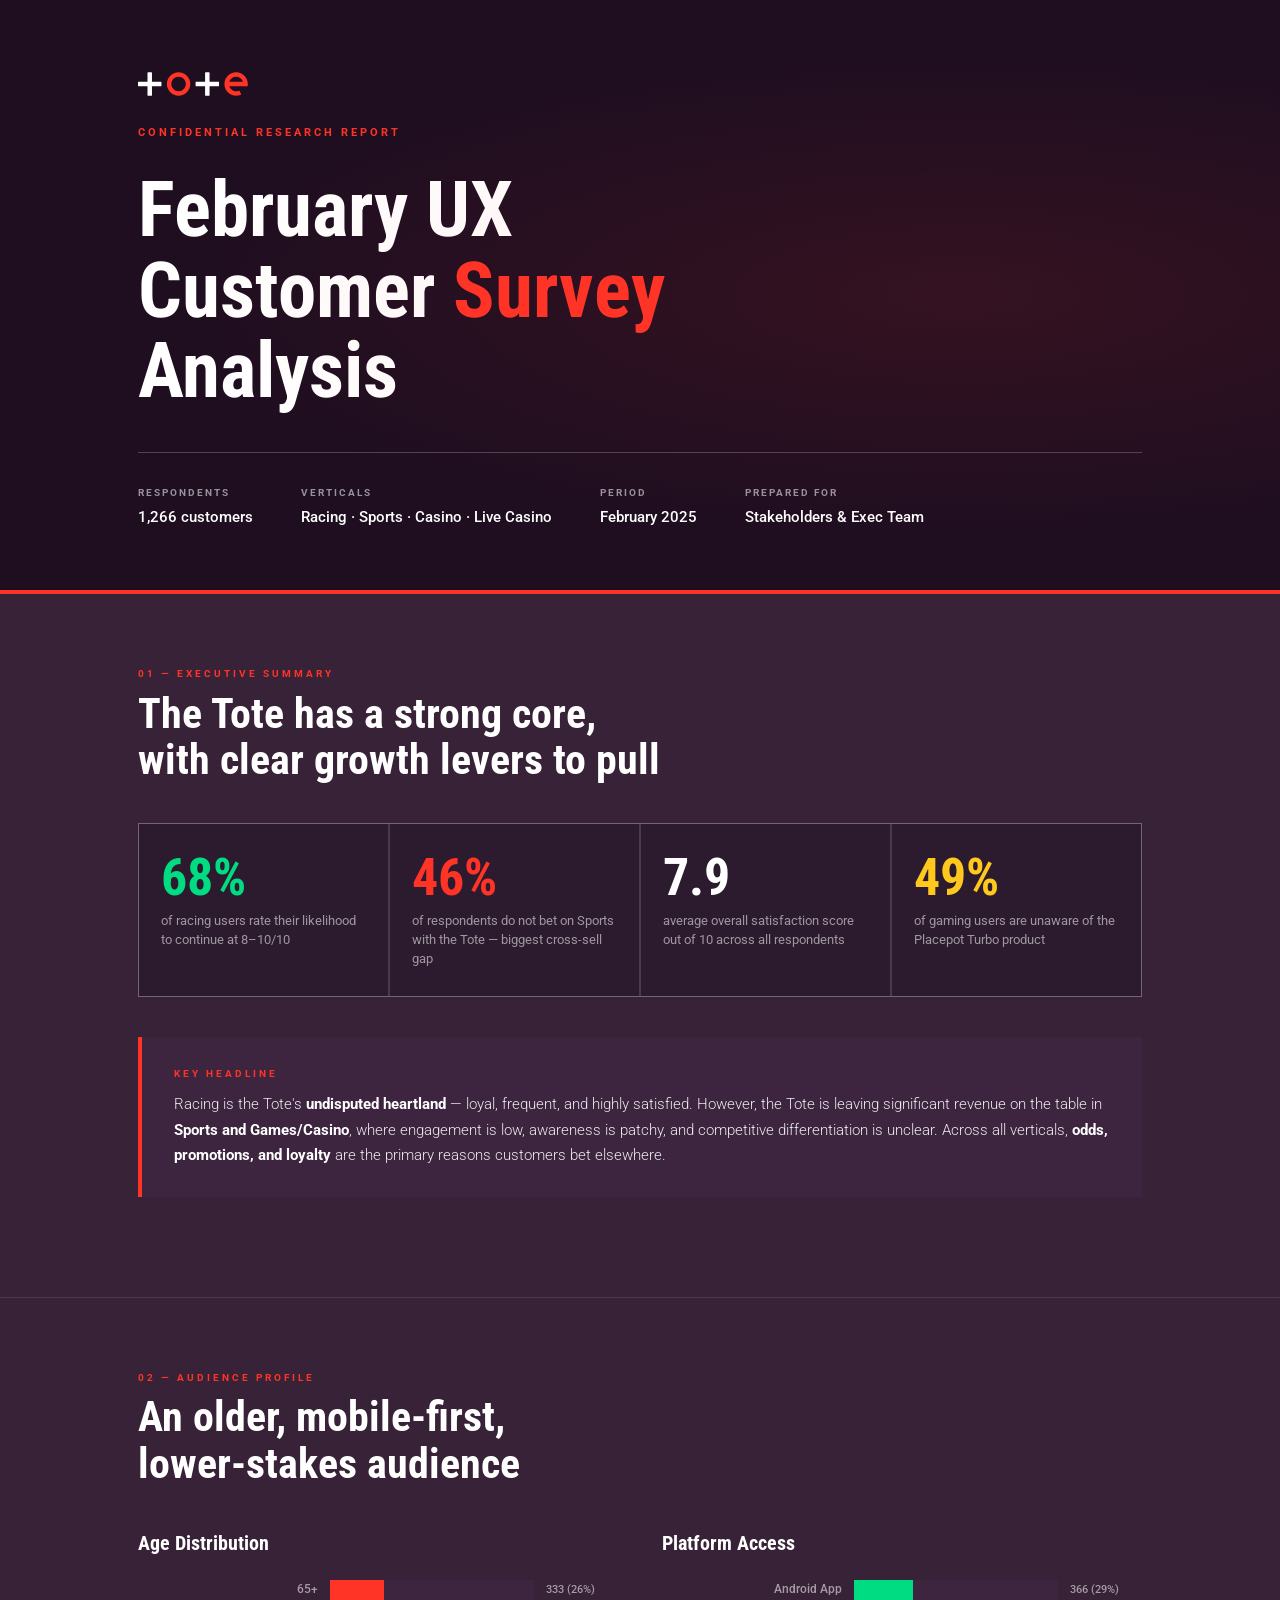
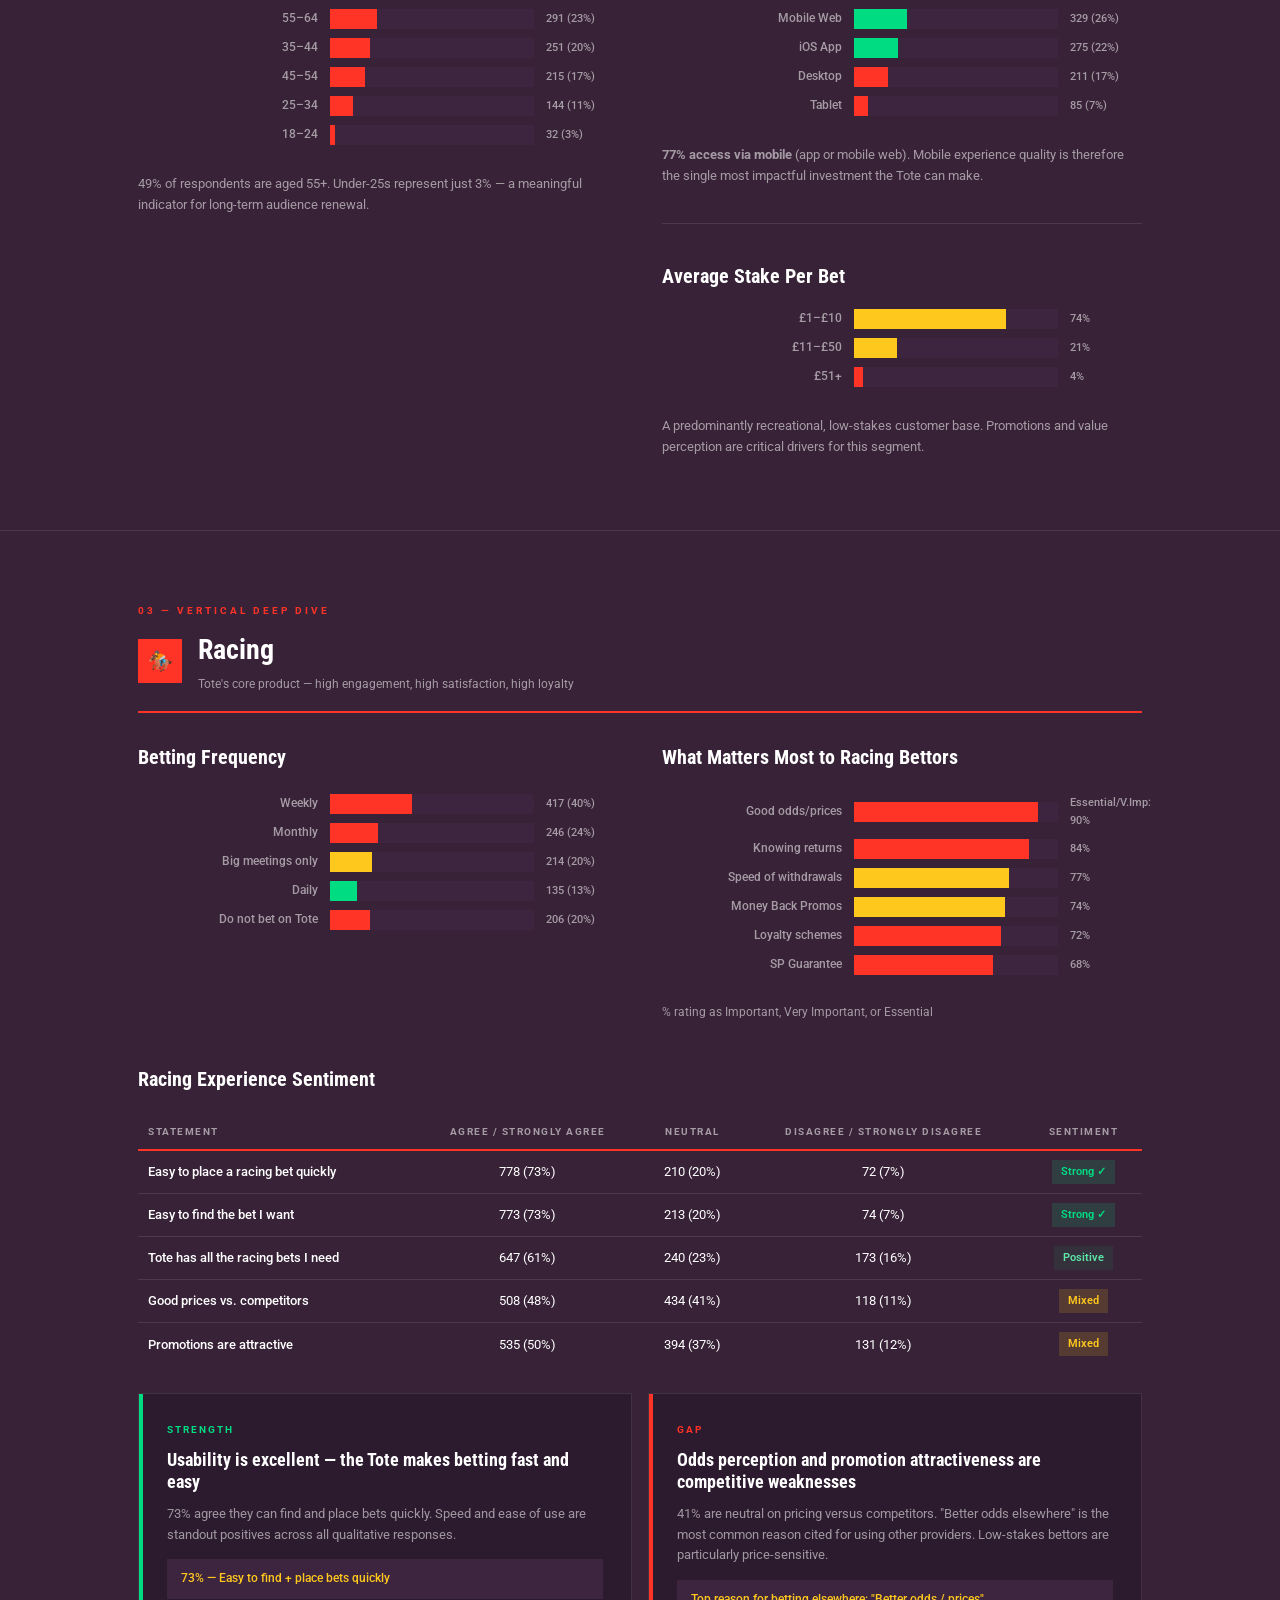
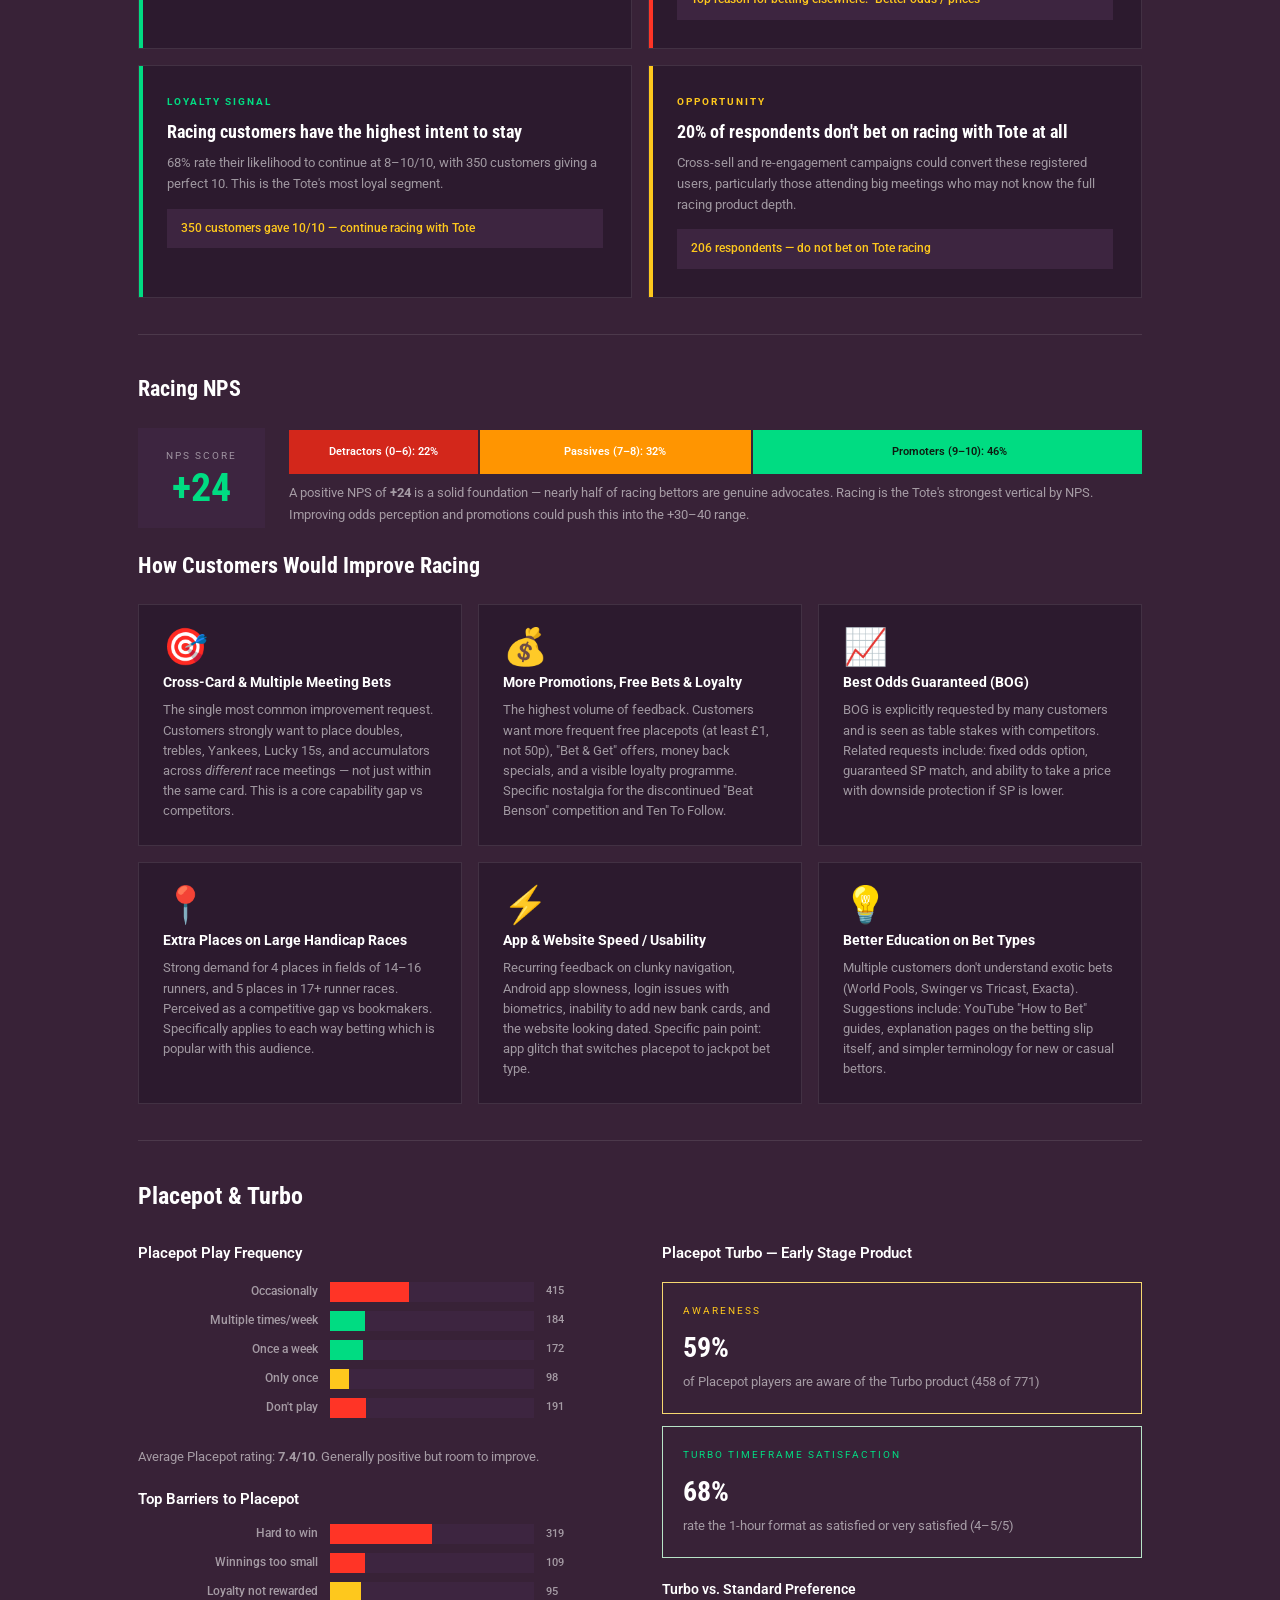
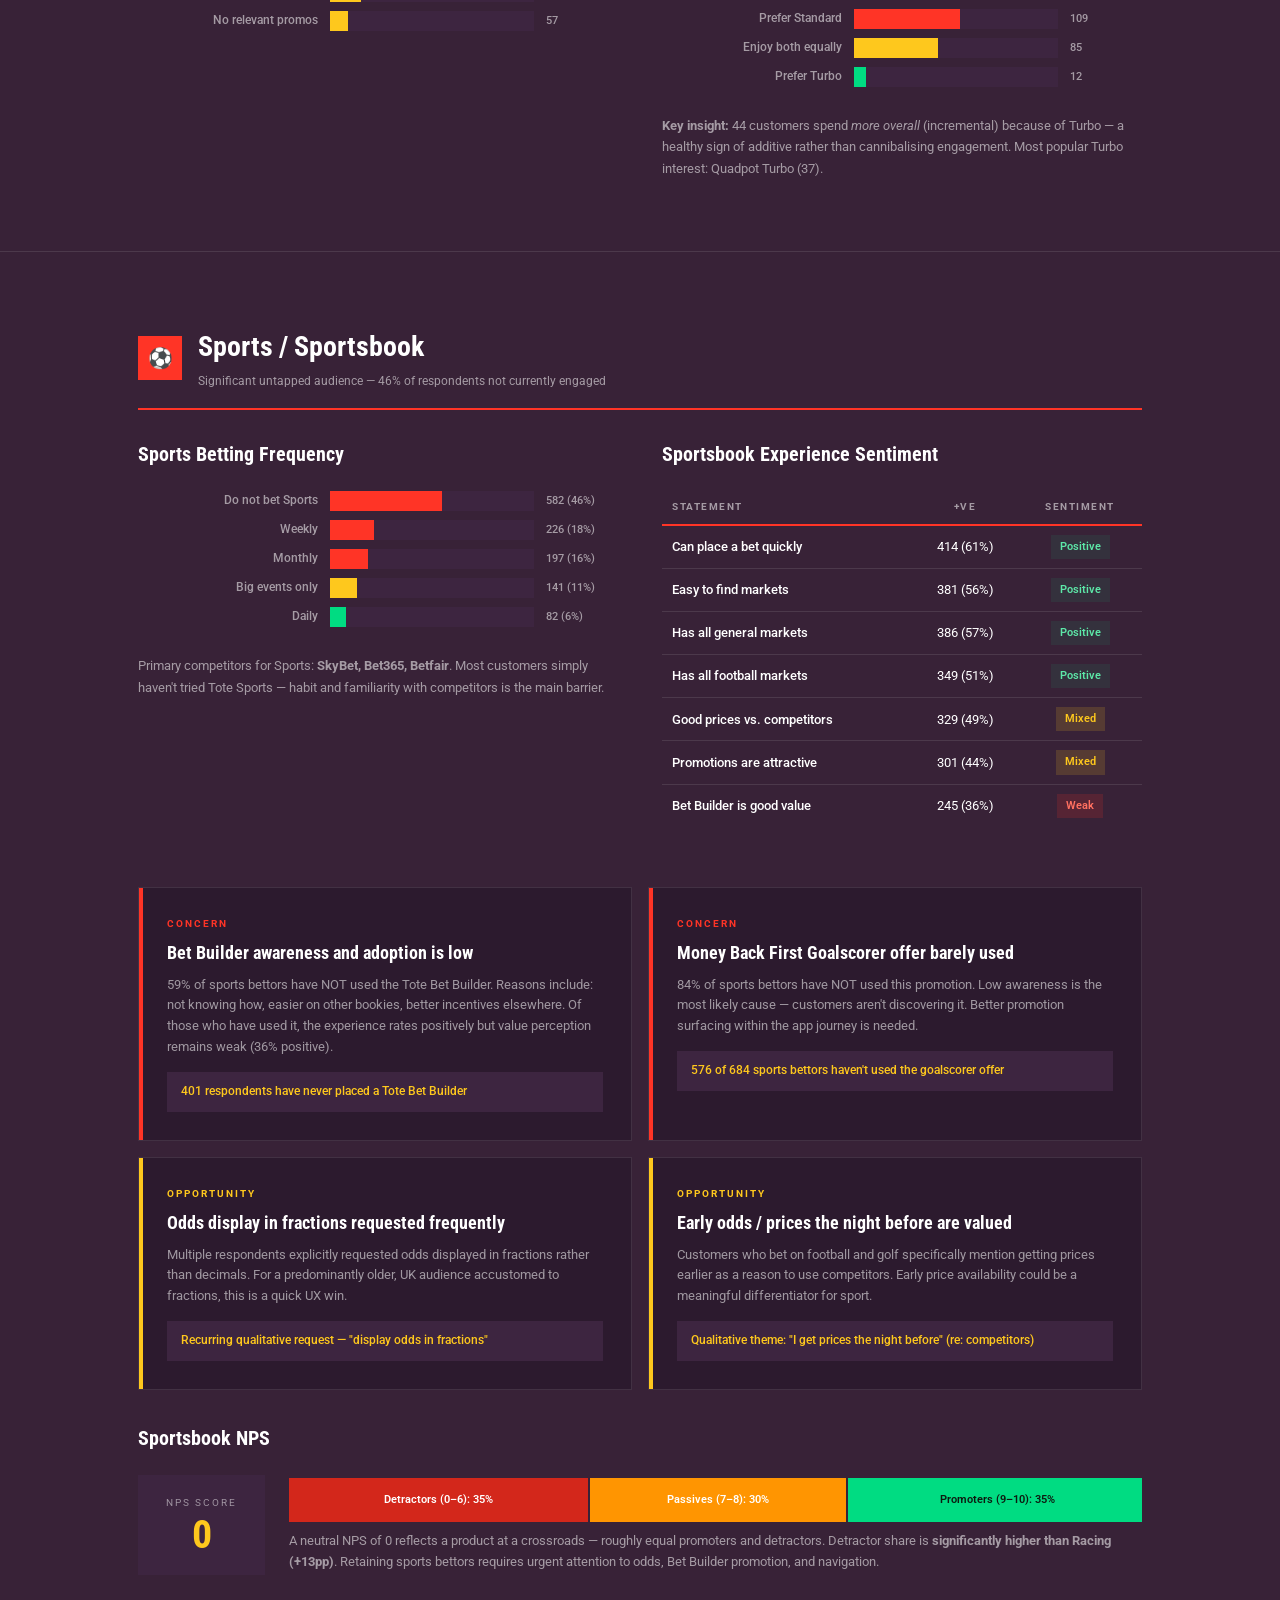
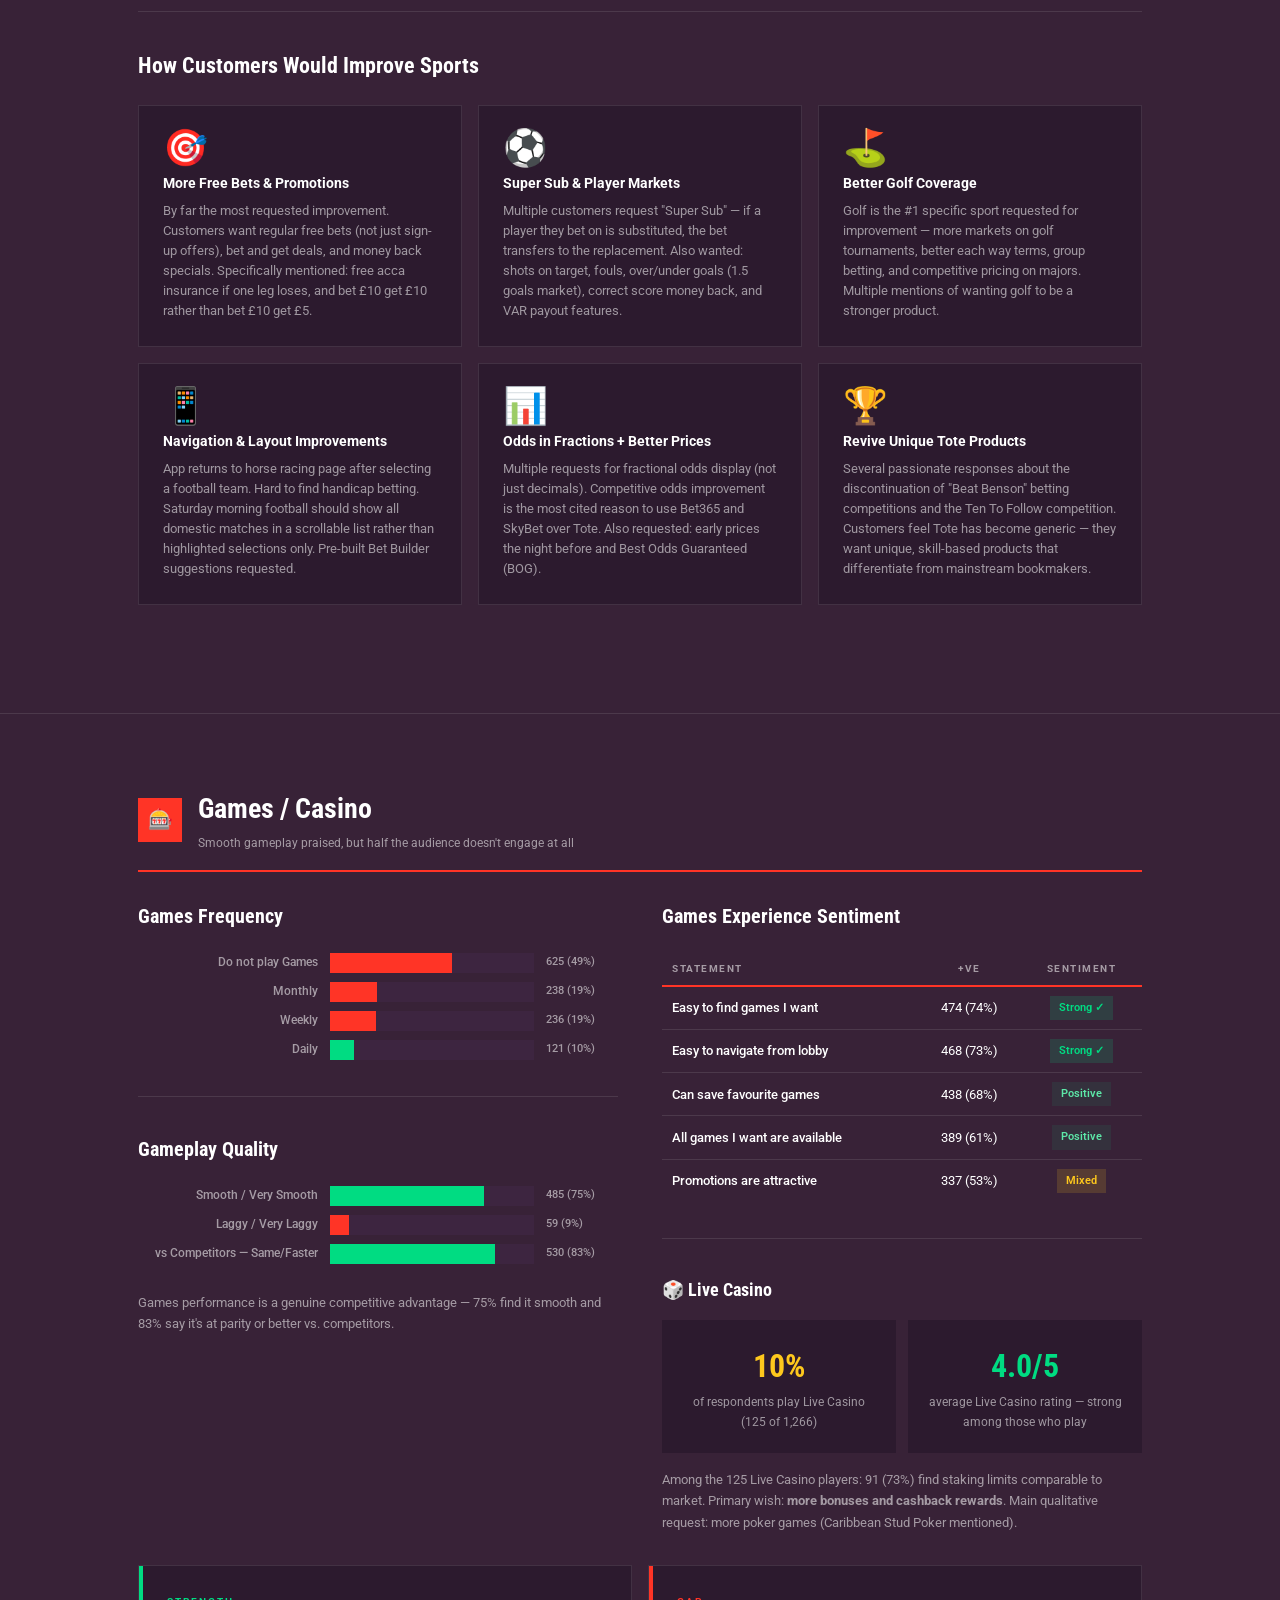
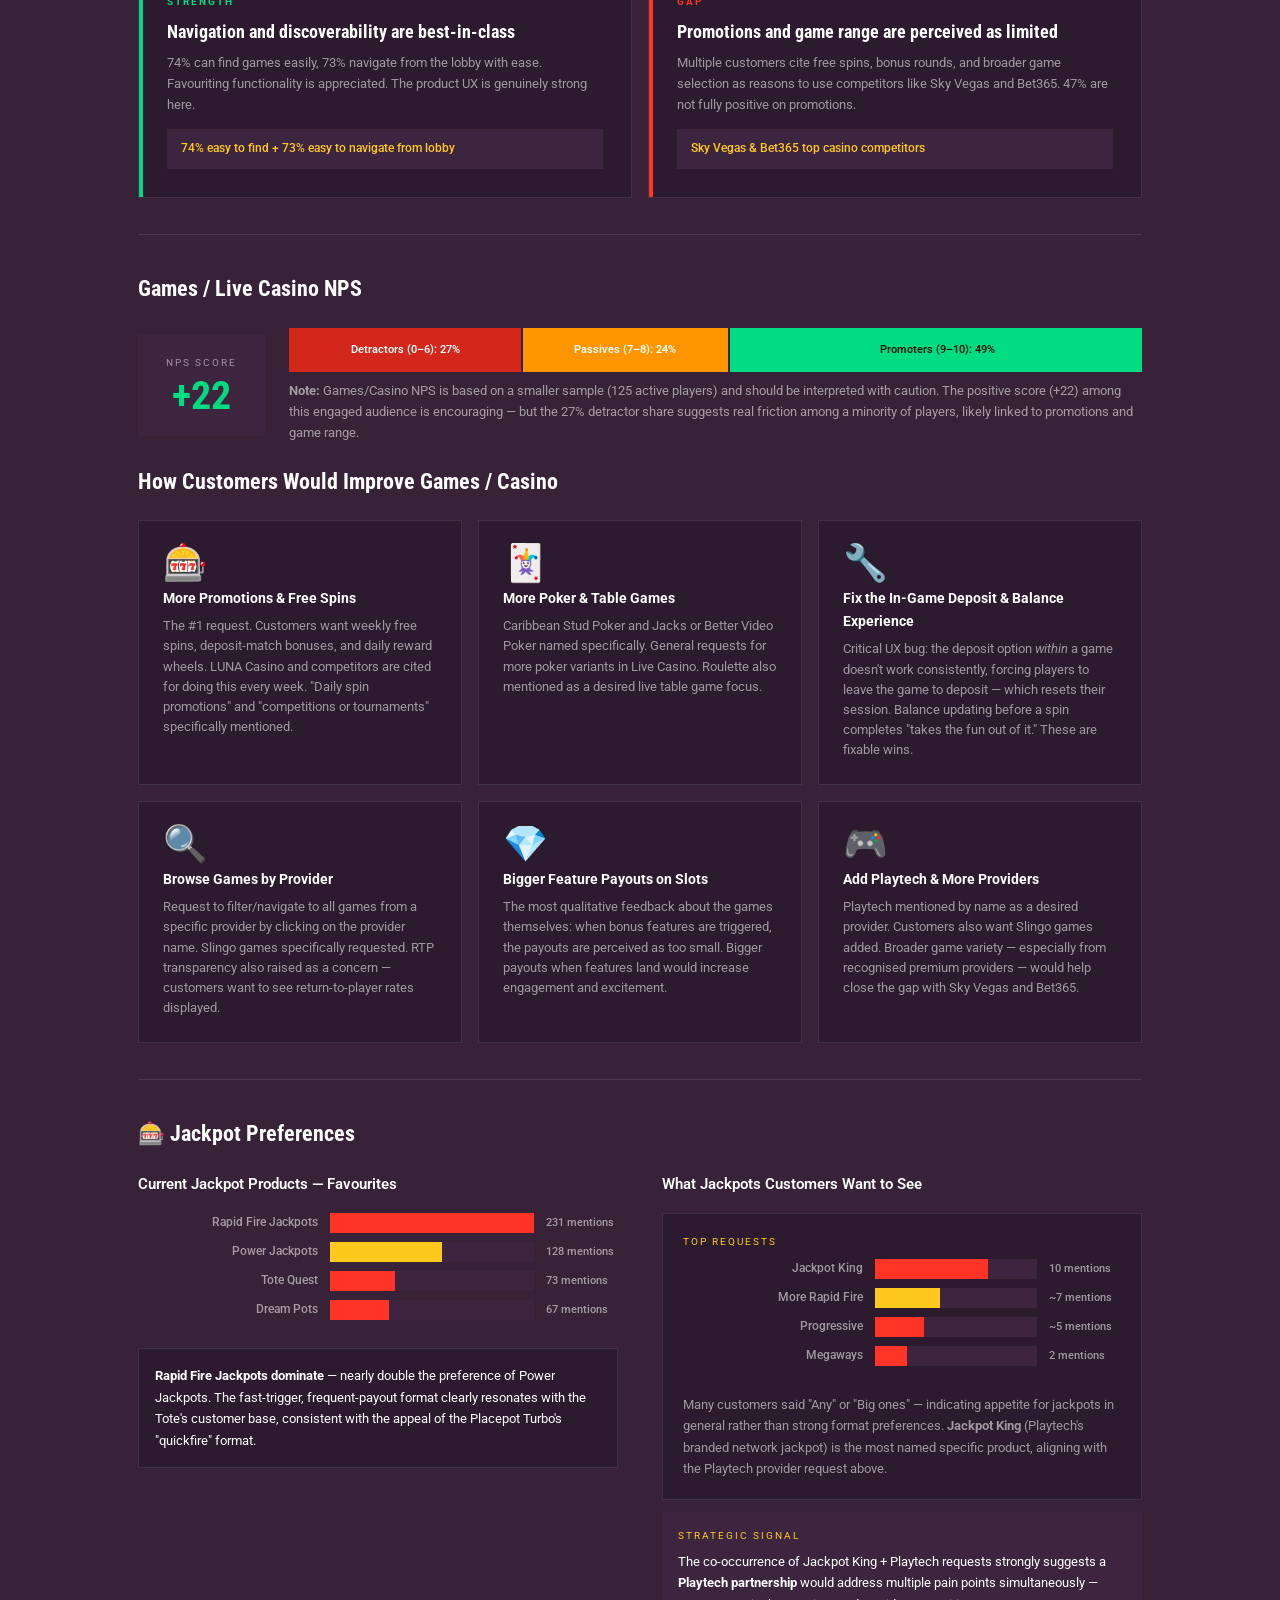
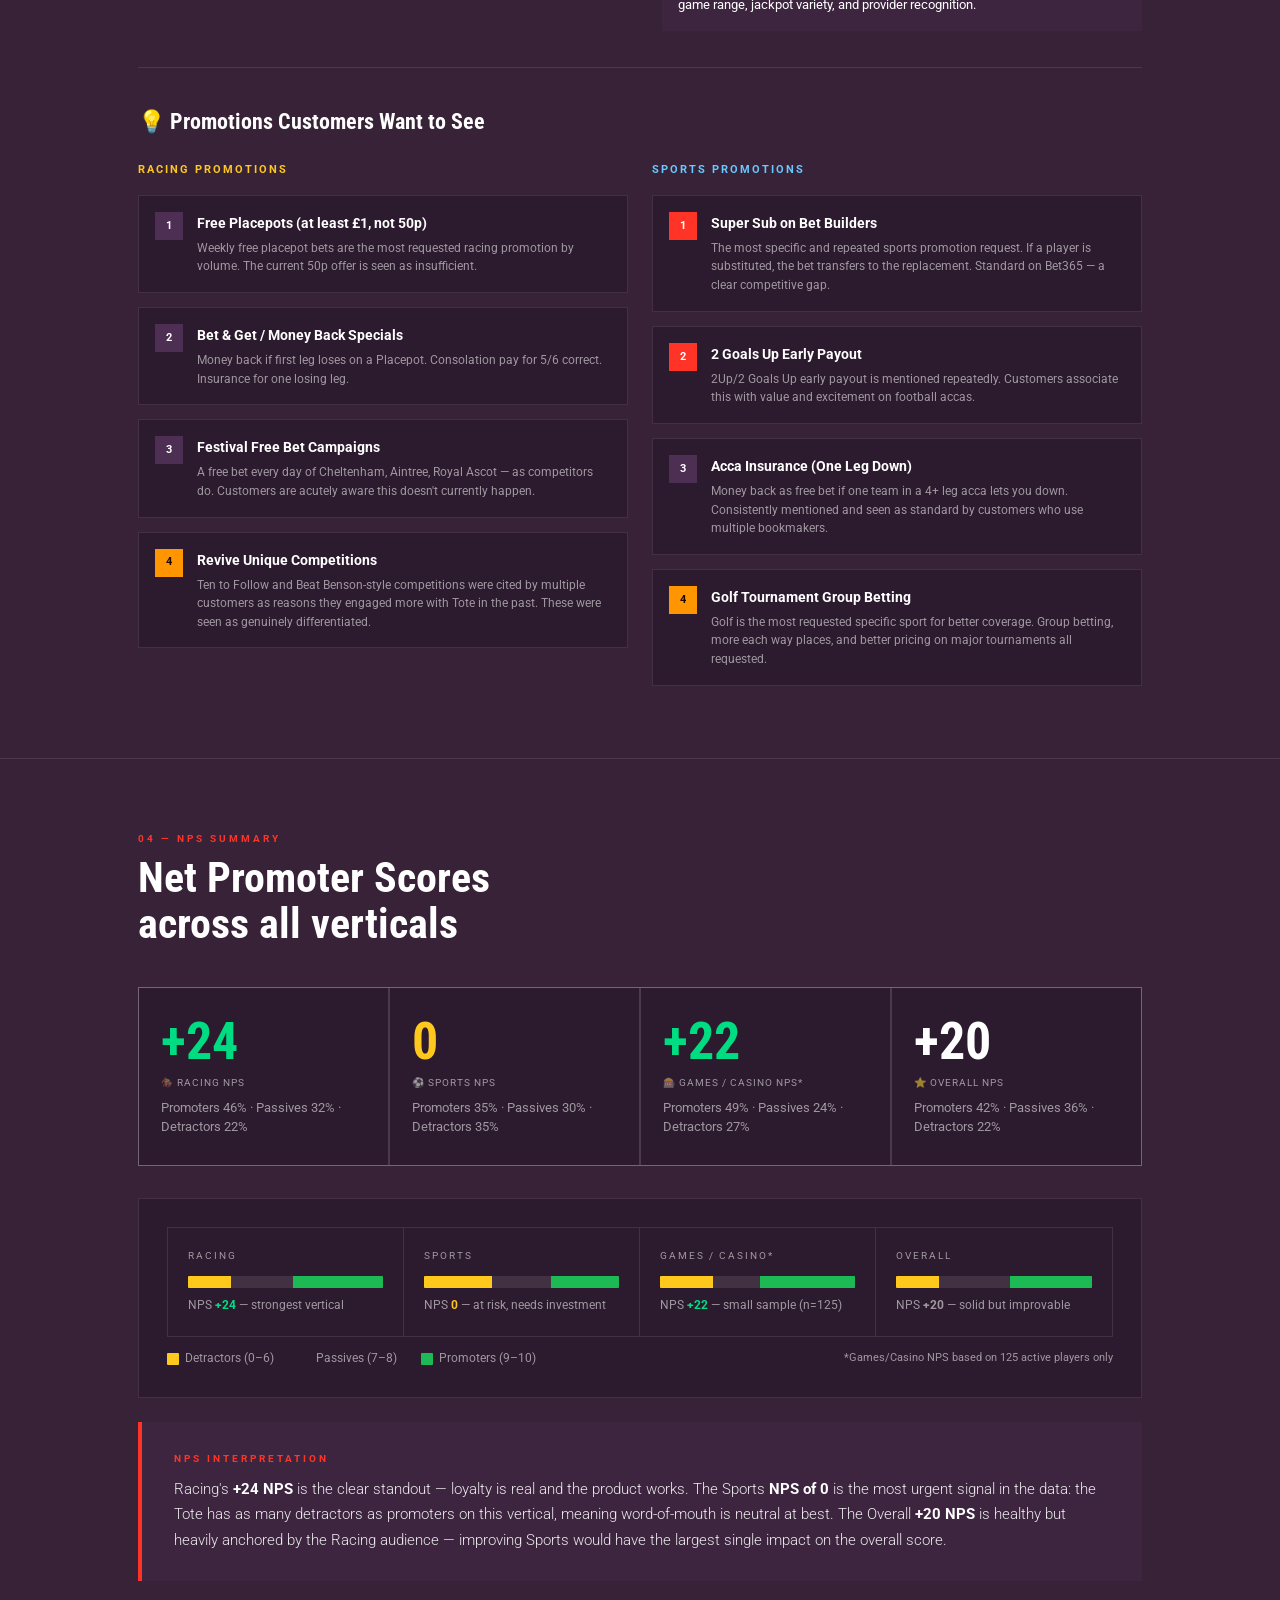
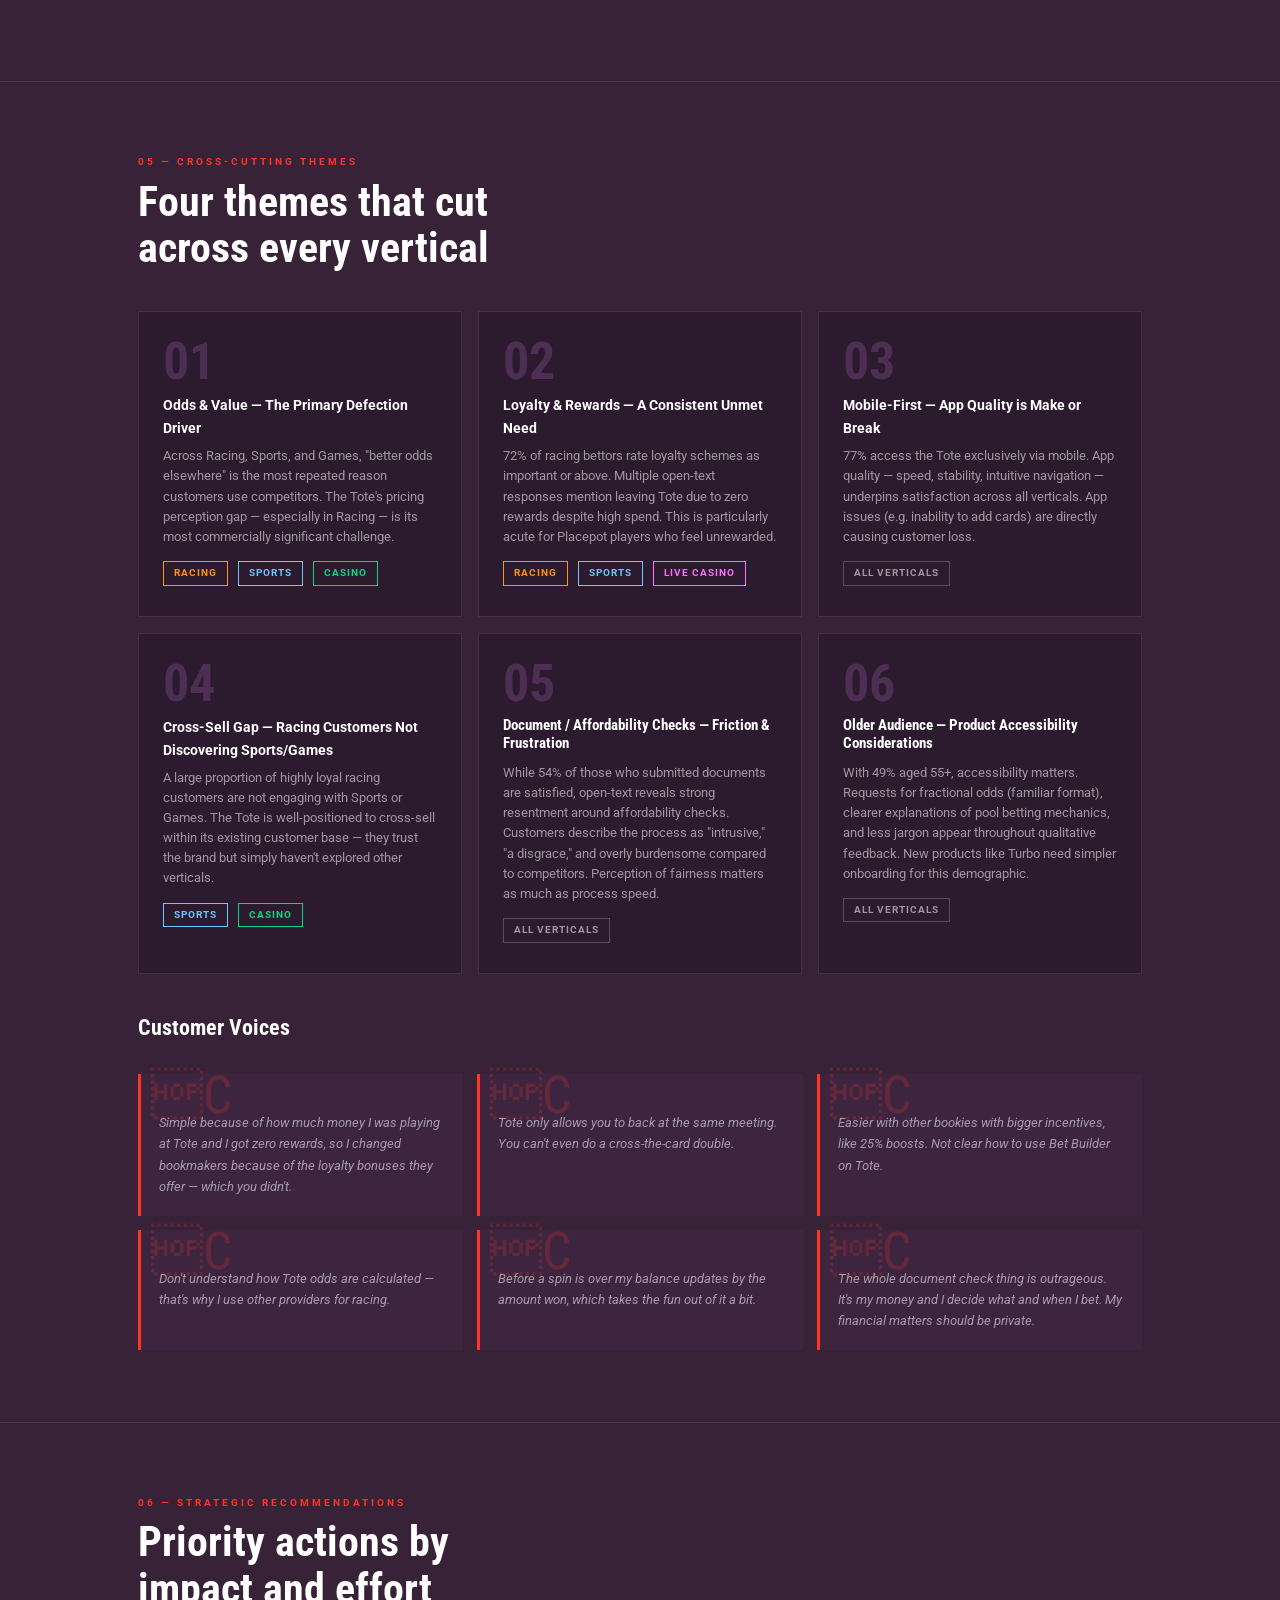
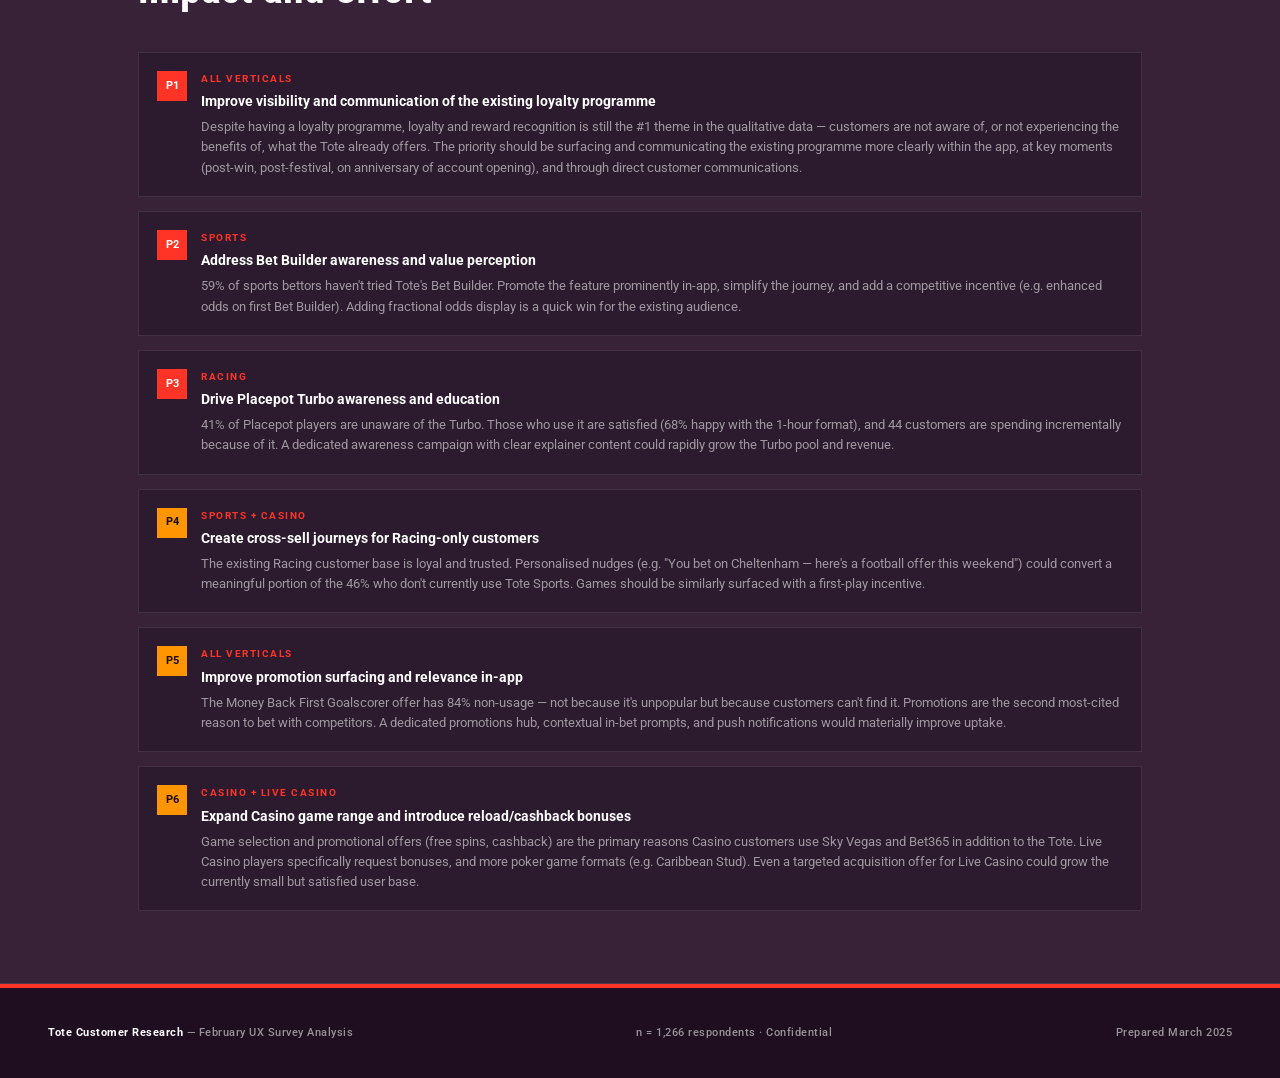
<file: survey-feedback/tote_ux_survey_analysis.html>
<!DOCTYPE html>
<html lang="en">
<head>
<meta charset="UTF-8">
<meta name="viewport" content="width=device-width, initial-scale=1.0">
<title>Tote — February UX Customer Survey Analysis</title>
<link href="https://fonts.googleapis.com/css2?family=Roboto:ital,wght@0,300;0,400;0,500;0,700;0,900;1,400&family=Roboto+Condensed:wght@400;700&display=swap" rel="stylesheet">
<style>
  :root {
    --tote-red:      #FF3426;
    --tote-dark:     #1e0e20;
    --tote-dark-red: #D3271B;
    --tote-orange:   #FF9501;
    --tote-yellow:   #FEC81D;
    --tote-green:    #00DC82;
    --tote-sky:      #69C8FF;
    --tote-magenta:  #FF6EFF;
    --bg:            #382237;
    --surface:       #2c1a2e;
    --surface2:      #3d2540;
    --surface3:      #4e2f54;
    --border:        rgba(255,255,255,0.10);
    --border2:       rgba(255,255,255,0.22);
    --muted:         rgba(255,255,255,0.55);
    --white:         #FFFFFF;
  }
  * { margin:0; padding:0; box-sizing:border-box; }
  body { font-family:'Roboto',sans-serif; background:var(--bg); color:var(--white); line-height:1.65; font-size:15px; -webkit-font-smoothing:antialiased; }

  /* COVER */
  .cover { background:var(--tote-dark); padding:72px 80px 60px; border-bottom:4px solid var(--tote-red); position:relative; overflow:hidden; }
  .cover::before { content:''; position:absolute; top:0;left:0;right:0;bottom:0; background:radial-gradient(ellipse at 75% 50%,rgba(255,52,38,0.10),transparent 60%); pointer-events:none; }
  .cover-tag { font-size:11px; font-weight:700; letter-spacing:3px; text-transform:uppercase; color:var(--tote-red); margin-bottom:28px; }
  .cover h1 { font-family:'Roboto Condensed',sans-serif; font-size:clamp(44px,6vw,80px); font-weight:700; color:var(--white); line-height:1.05; margin-bottom:20px; max-width:720px; }
  .cover h1 em { color:var(--tote-red); font-style:normal; }
  .cover-meta { display:flex; gap:48px; margin-top:40px; border-top:1px solid var(--border2); padding-top:32px; }
  .cover-meta-item { display:flex; flex-direction:column; gap:4px; }
  .cover-meta-label { font-size:10px; font-weight:700; letter-spacing:2px; text-transform:uppercase; color:var(--muted); }
  .cover-meta-value { font-size:15px; font-weight:500; }

  /* LAYOUT */
  .container { max-width:1100px; margin:0 auto; padding:0 48px; }
  section { padding:72px 0; border-bottom:1px solid var(--border); }
  section:last-child { border-bottom:none; }
  .section-label { font-size:10px; font-weight:700; letter-spacing:3px; text-transform:uppercase; color:var(--tote-red); margin-bottom:8px; }
  .section-title { font-family:'Roboto Condensed',sans-serif; font-size:clamp(26px,3.5vw,42px); font-weight:700; line-height:1.1; margin-bottom:40px; }

  /* STATS */
  .stats-grid { display:grid; grid-template-columns:repeat(4,1fr); gap:2px; background:var(--border); border:1px solid var(--border2); margin-bottom:40px; }
  .stat-card { background:var(--surface); padding:28px 22px; display:flex; flex-direction:column; gap:8px; }
  .stat-number { font-family:'Roboto Condensed',sans-serif; font-size:52px; font-weight:700; line-height:1; }
  .stat-number.accent { color:var(--tote-red); }
  .stat-number.green  { color:var(--tote-green); }
  .stat-number.gold   { color:var(--tote-yellow); }
  .stat-label { font-size:13px; color:var(--muted); line-height:1.45; }

  /* FINDINGS */
  .findings-grid { display:grid; grid-template-columns:repeat(2,1fr); gap:16px; margin-bottom:32px; }
  .finding-card { background:var(--surface); border:1px solid var(--border); padding:28px; position:relative; overflow:hidden; }
  .finding-card::before { content:''; position:absolute; top:0;left:0;width:4px;height:100%; }
  .finding-card.positive::before { background:var(--tote-green); }
  .finding-card.negative::before { background:var(--tote-red); }
  .finding-card.neutral::before  { background:var(--tote-yellow); }
  .finding-tag { font-size:10px; font-weight:700; letter-spacing:2px; text-transform:uppercase; margin-bottom:10px; }
  .positive .finding-tag { color:var(--tote-green); }
  .negative .finding-tag { color:var(--tote-red); }
  .neutral  .finding-tag { color:var(--tote-yellow); }
  .finding-title { font-family:'Roboto Condensed',sans-serif; font-size:18px; font-weight:700; margin-bottom:10px; line-height:1.25; }
  .finding-body  { font-size:13px; color:var(--muted); line-height:1.6; }
  .finding-stat  { margin-top:14px; padding:10px 14px; background:var(--surface2); font-size:12px; font-weight:500; color:var(--tote-yellow); }

  /* VERTICAL HEADERS */
  .vertical-header { display:flex; align-items:center; gap:16px; margin-bottom:28px; padding-bottom:16px; border-bottom:2px solid var(--tote-red); }
  .vertical-icon { width:44px; height:44px; display:flex; align-items:center; justify-content:center; font-size:20px; background:var(--tote-red); flex-shrink:0; }
  .vertical-title { font-family:'Roboto Condensed',sans-serif; font-size:28px; font-weight:700; }
  .vertical-subtitle { font-size:12px; color:var(--muted); margin-top:2px; }

  /* BAR CHARTS */
  .bar-chart { display:flex; flex-direction:column; gap:9px; margin-bottom:28px; }
  .bar-row { display:grid; grid-template-columns:180px 1fr 72px; align-items:center; gap:12px; }
  .bar-label { font-size:12px; font-weight:500; color:var(--muted); text-align:right; }
  .bar-track { height:20px; background:var(--surface2); overflow:hidden; }
  .bar-fill { height:100%; }
  .bar-fill.primary, .bar-fill.accent { background:var(--tote-red); }
  .bar-fill.green  { background:var(--tote-green); }
  .bar-fill.gold   { background:var(--tote-yellow); }
  .bar-fill.blue   { background:var(--tote-sky); }
  .bar-value { font-size:11px; font-weight:500; color:var(--muted); }

  /* LIKERT TABLE */
  .likert-table { width:100%; border-collapse:collapse; margin-bottom:28px; font-size:13px; }
  .likert-table th { font-size:10px; font-weight:700; letter-spacing:1.5px; text-transform:uppercase; color:var(--muted); padding:8px 10px; border-bottom:2px solid var(--tote-red); text-align:left; }
  .likert-table th:not(:first-child) { text-align:center; }
  .likert-table td { padding:9px 10px; border-bottom:1px solid var(--border); vertical-align:middle; }
  .likert-table tr:last-child td { border-bottom:none; }
  .likert-table td.metric { font-weight:500; }
  .sentiment-pill { display:inline-block; padding:3px 9px; font-size:11px; font-weight:600; }
  .pill-strong-pos { background:rgba(0,220,130,0.15); color:var(--tote-green); }
  .pill-pos        { background:rgba(0,220,130,0.08); color:#5de8a8; }
  .pill-neutral    { background:rgba(254,200,29,0.15); color:var(--tote-yellow); }
  .pill-neg        { background:rgba(255,52,38,0.15); color:#ff7060; }

  /* QUOTES */
  .quotes-grid { display:grid; grid-template-columns:repeat(3,1fr); gap:14px; margin-top:28px; }
  .quote-card { background:var(--surface2); border-left:3px solid var(--tote-red); padding:20px 18px 18px; position:relative; }
  .quote-card::before { content:'C'; font-family:'Roboto Condensed',sans-serif; font-size:52px; color:var(--tote-red); opacity:0.2; position:absolute; top:-4px;left:10px;line-height:1; }
  .quote-text { font-size:13px; line-height:1.65; font-style:italic; color:var(--muted); margin-top:18px; position:relative;z-index:1; }

  /* NPS */
  .nps-row { display:flex; gap:2px; height:44px; overflow:hidden; margin-bottom:12px; }
  .nps-segment { display:flex; align-items:center; justify-content:center; font-size:11px; font-weight:600; color:var(--white); flex-shrink:0; }
  .nps-detractor { background:var(--tote-dark-red); }
  .nps-passive   { background:var(--tote-orange); }
  .nps-promoter  { background:var(--tote-green); color:#0d1a10; }

  /* THEME CARDS */
  .theme-grid { display:grid; grid-template-columns:repeat(3,1fr); gap:16px; margin-bottom:36px; }
  .theme-card { border:1px solid var(--border); padding:24px; background:var(--surface); }
  .theme-number { font-family:'Roboto Condensed',sans-serif; font-size:52px; font-weight:700; color:var(--surface3); line-height:1; margin-bottom:6px; }
  .theme-title  { font-size:14px; font-weight:700; margin-bottom:6px; }
  .theme-desc   { font-size:13px; color:var(--muted); line-height:1.55; }

  /* TWO COL */
  .two-col { display:grid; grid-template-columns:1fr 1fr; gap:44px; align-items:start; }

  /* RECS */
  .rec-list { display:flex; flex-direction:column; gap:14px; }
  .rec-item { display:flex; gap:14px; padding:18px; border:1px solid var(--border); background:var(--surface); }
  .rec-priority { width:30px; height:30px; background:var(--surface3); color:var(--white); display:flex; align-items:center; justify-content:center; font-size:11px; font-weight:700; flex-shrink:0; }
  .rec-priority.high   { background:var(--tote-red); }
  .rec-priority.medium { background:var(--tote-orange); color:#1a0a00; }
  .rec-title   { font-weight:700; font-size:14px; margin-bottom:4px; }
  .rec-desc    { font-size:13px; color:var(--muted); line-height:1.55; }
  .rec-vertical { font-size:10px; font-weight:700; letter-spacing:1.5px; text-transform:uppercase; color:var(--tote-red); margin-bottom:3px; }

  /* FOOTER */
  .report-footer { background:var(--tote-dark); border-top:4px solid var(--tote-red); color:var(--muted); padding:36px 48px; display:flex; justify-content:space-between; align-items:center; font-size:11px; font-weight:500; letter-spacing:0.5px; }
  .report-footer strong { color:var(--white); }

  /* MISC */
  .tag { display:inline-block; padding:3px 10px; font-size:10px; font-weight:700; letter-spacing:1px; text-transform:uppercase; border:1px solid currentColor; margin-right:6px; margin-bottom:6px; }
  .tag.racing    { color:var(--tote-orange); }
  .tag.sports    { color:var(--tote-sky); }
  .tag.casino    { color:var(--tote-green); }
  .tag.livecasino{ color:var(--tote-magenta); }
  .tag.cross     { color:var(--muted); border-color:var(--border2); }
  .divider { height:1px; background:var(--border); margin:36px 0; }
  .highlight-box { background:var(--surface2); border-left:4px solid var(--tote-red); padding:28px 32px; margin:28px 0; }
  .highlight-box .label { font-size:10px; font-weight:700; letter-spacing:3px; text-transform:uppercase; color:var(--tote-red); margin-bottom:10px; }
  .highlight-box p { font-size:15px; font-weight:300; line-height:1.7; color:rgba(255,255,255,0.90); }
  .highlight-box p strong { color:var(--white); font-weight:700; }
  .map-visual { border:1px solid var(--border); background:var(--surface); padding:36px; margin-bottom:36px; }
  .map-central { text-align:center; padding:18px; background:var(--tote-red); color:var(--white); margin-bottom:28px; }
  .map-central h3 { font-family:'Roboto Condensed',sans-serif; font-size:20px; font-weight:700; margin-bottom:2px; }
  .map-central p  { font-size:11px; color:rgba(255,255,255,0.8); }
  .map-themes { display:grid; grid-template-columns:repeat(3,1fr); gap:10px; }
  .map-theme-node { border:1px solid var(--border); padding:14px; text-align:center; background:var(--surface2); }
  .map-theme-node .node-num  { font-family:'Roboto Condensed',sans-serif; font-size:26px; font-weight:700; color:var(--tote-red); line-height:1; margin-bottom:3px; }
  .map-theme-node .node-name { font-size:11px; font-weight:500; line-height:1.4; }
  .data-count-badge { background:var(--surface); border:1px solid var(--border); padding:14px 18px; display:inline-flex; gap:28px; margin-bottom:28px; font-size:13px; color:var(--muted); }
  .data-count-badge span { font-family:'Roboto Condensed',sans-serif; font-weight:700; color:var(--white); font-size:22px; }
  hr.section-rule { border:none; border-top:2px solid var(--tote-red); margin:52px 0 28px; }
</style>
</head>
<body>

<!-- COVER -->
<div class="cover">
  <div class="container">
    <svg style="width:110px;margin-bottom:28px;display:block;" viewBox="0 0 453 98" xmlns="http://www.w3.org/2000/svg"><g fill="none" fill-rule="evenodd"><path d="M167.204 79.145c-16.439 0-29.813-13.381-29.813-29.827 0-16.446 13.374-29.827 29.813-29.827 16.438 0 29.812 13.381 29.812 29.827 0 16.446-13.374 29.827-29.812 29.827M167.204 1.085C140.621 1.085 118.993 22.723 118.993 49.318c0 26.596 21.628 48.233 48.211 48.233 26.583 0 48.211-21.637 48.211-48.233 0-26.595-21.628-48.233-48.211-48.233" fill="#FF3426"/><g transform="translate(237 .636)"><path d="M55.354.365H41.574C40.298.365 39.265 1.399 39.265 2.675v36.804H2.478C1.202 39.479.168 40.513.168 41.789v13.786c0 1.276 1.034 2.31 2.31 2.31h36.787v36.804c0 1.276 1.034 2.31 2.31 2.31h13.78c1.275 0 2.309-1.034 2.309-2.31V57.885h36.787c1.276 0 2.309-1.034 2.309-2.31V41.789c0-1.276-1.033-2.31-2.309-2.31H57.663V2.675c0-1.276-1.034-2.31-2.309-2.31" fill="#FFFFFF"/></g><g transform="translate(0 .636)"><path d="M55.186.365H41.406C40.131.365 39.097 1.399 39.097 2.675v36.804H2.31C1.034 39.479 0 40.513 0 41.789v13.786c0 1.276 1.034 2.31 2.31 2.31h36.787v36.804c0 1.276 1.034 2.31 2.31 2.31h13.779c1.275 0 2.309-1.034 2.309-2.31V57.885h36.787c1.276 0 2.309-1.034 2.309-2.31V41.789c0-1.276-1.033-2.31-2.309-2.31H57.495V2.675c0-1.276-1.034-2.31-2.309-2.31" fill="#FFFFFF"/></g><path d="M404.048 19.576c13.23 0 24.472 8.668 28.356 20.624h-56.715c3.885-11.956 15.128-20.624 28.359-20.624m48.217 29.824l-.008-.027C452.242 22.661 430.411.957 403.659 1.17c-26.22.208-47.623 21.627-47.822 47.858-.203 26.767 21.502 48.607 48.211 48.607 2.023 0 4.02-.127 5.979-.372 2.485-.308 4.912-.806 7.265-1.48 1.988-.57 3.924-1.264 5.798-2.074 1.388-.6 1.976-2.253 1.3-3.604l-5.876-11.759c-.612-1.223-2.061-1.792-3.326-1.279-.96.389-1.945.729-2.95 1.016-1.456.417-2.956.725-4.493.916-1.213.15-2.446.229-3.697.229-13.231 0-24.473-8.667-28.359-20.623h73.935c1.459 0 2.641-1.185 2.641-2.645v-6.56z" fill="#FF3426"/></g></svg>
  <p class="cover-tag">Confidential Research Report</p>
    <h1>February UX<br>Customer <em>Survey</em><br>Analysis</h1>
    <div class="cover-meta">
      <div class="cover-meta-item">
        <span class="cover-meta-label">Respondents</span>
        <span class="cover-meta-value">1,266 customers</span>
      </div>
      <div class="cover-meta-item">
        <span class="cover-meta-label">Verticals</span>
        <span class="cover-meta-value">Racing · Sports · Casino · Live Casino</span>
      </div>
      <div class="cover-meta-item">
        <span class="cover-meta-label">Period</span>
        <span class="cover-meta-value">February 2025</span>
      </div>
      <div class="cover-meta-item">
        <span class="cover-meta-label">Prepared for</span>
        <span class="cover-meta-value">Stakeholders & Exec Team</span>
      </div>
    </div>
  </div>
</div>

<!-- EXECUTIVE SUMMARY -->
<section>
  <div class="container">
    <p class="section-label">01 — Executive Summary</p>
    <h2 class="section-title">The Tote has a strong core,<br>with clear growth levers to pull</h2>

    <div class="stats-grid">
      <div class="stat-card">
        <span class="stat-number green">68%</span>
        <span class="stat-label">of racing users rate their likelihood to continue at 8–10/10</span>
      </div>
      <div class="stat-card">
        <span class="stat-number accent">46%</span>
        <span class="stat-label">of respondents do not bet on Sports with the Tote — biggest cross-sell gap</span>
      </div>
      <div class="stat-card">
        <span class="stat-number">7.9</span>
        <span class="stat-label">average overall satisfaction score out of 10 across all respondents</span>
      </div>
      <div class="stat-card">
        <span class="stat-number gold">49%</span>
        <span class="stat-label">of gaming users are unaware of the Placepot Turbo product</span>
      </div>
    </div>

    <div class="highlight-box">
      <p class="label">Key Headline</p>
      <p>Racing is the Tote's <strong>undisputed heartland</strong> — loyal, frequent, and highly satisfied. However, the Tote is leaving significant revenue on the table in <strong>Sports and Games/Casino</strong>, where engagement is low, awareness is patchy, and competitive differentiation is unclear. Across all verticals, <strong>odds, promotions, and loyalty</strong> are the primary reasons customers bet elsewhere.</p>
    </div>
  </div>
</section>

<!-- AUDIENCE PROFILE -->
<section>
  <div class="container">
    <p class="section-label">02 — Audience Profile</p>
    <h2 class="section-title">An older, mobile-first,<br>lower-stakes audience</h2>

    <div class="two-col">
      <div>
        <h3 style="font-family: 'Roboto Condensed', sans-serif; font-size: 20px; margin-bottom: 20px;">Age Distribution</h3>
        <div class="bar-chart">
          <div class="bar-row">
            <span class="bar-label">65+</span>
            <div class="bar-track"><div class="bar-fill primary" style="width:26.3%"></div></div>
            <span class="bar-value">333 (26%)</span>
          </div>
          <div class="bar-row">
            <span class="bar-label">55–64</span>
            <div class="bar-track"><div class="bar-fill primary" style="width:23%"></div></div>
            <span class="bar-value">291 (23%)</span>
          </div>
          <div class="bar-row">
            <span class="bar-label">35–44</span>
            <div class="bar-track"><div class="bar-fill primary" style="width:19.8%"></div></div>
            <span class="bar-value">251 (20%)</span>
          </div>
          <div class="bar-row">
            <span class="bar-label">45–54</span>
            <div class="bar-track"><div class="bar-fill primary" style="width:17%"></div></div>
            <span class="bar-value">215 (17%)</span>
          </div>
          <div class="bar-row">
            <span class="bar-label">25–34</span>
            <div class="bar-track"><div class="bar-fill primary" style="width:11.4%"></div></div>
            <span class="bar-value">144 (11%)</span>
          </div>
          <div class="bar-row">
            <span class="bar-label">18–24</span>
            <div class="bar-track"><div class="bar-fill accent" style="width:2.5%"></div></div>
            <span class="bar-value">32 (3%)</span>
          </div>
        </div>
        <p style="font-size:13px; color:var(--muted); margin-top:8px;">49% of respondents are aged 55+. Under-25s represent just 3% — a meaningful indicator for long-term audience renewal.</p>
      </div>

      <div>
        <h3 style="font-family: 'Roboto Condensed', sans-serif; font-size: 20px; margin-bottom: 20px;">Platform Access</h3>
        <div class="bar-chart">
          <div class="bar-row">
            <span class="bar-label">Android App</span>
            <div class="bar-track"><div class="bar-fill green" style="width:28.9%"></div></div>
            <span class="bar-value">366 (29%)</span>
          </div>
          <div class="bar-row">
            <span class="bar-label">Mobile Web</span>
            <div class="bar-track"><div class="bar-fill green" style="width:26%"></div></div>
            <span class="bar-value">329 (26%)</span>
          </div>
          <div class="bar-row">
            <span class="bar-label">iOS App</span>
            <div class="bar-track"><div class="bar-fill green" style="width:21.7%"></div></div>
            <span class="bar-value">275 (22%)</span>
          </div>
          <div class="bar-row">
            <span class="bar-label">Desktop</span>
            <div class="bar-track"><div class="bar-fill primary" style="width:16.7%"></div></div>
            <span class="bar-value">211 (17%)</span>
          </div>
          <div class="bar-row">
            <span class="bar-label">Tablet</span>
            <div class="bar-track"><div class="bar-fill primary" style="width:6.7%"></div></div>
            <span class="bar-value">85 (7%)</span>
          </div>
        </div>
        <p style="font-size:13px; color:var(--muted); margin-top:8px;"><strong>77% access via mobile</strong> (app or mobile web). Mobile experience quality is therefore the single most impactful investment the Tote can make.</p>

        <div class="divider"></div>

        <h3 style="font-family: 'Roboto Condensed', sans-serif; font-size: 20px; margin-bottom: 16px;">Average Stake Per Bet</h3>
        <div class="bar-chart">
          <div class="bar-row">
            <span class="bar-label">£1–£10</span>
            <div class="bar-track"><div class="bar-fill gold" style="width:74.3%"></div></div>
            <span class="bar-value">74%</span>
          </div>
          <div class="bar-row">
            <span class="bar-label">£11–£50</span>
            <div class="bar-track"><div class="bar-fill gold" style="width:21.2%"></div></div>
            <span class="bar-value">21%</span>
          </div>
          <div class="bar-row">
            <span class="bar-label">£51+</span>
            <div class="bar-track"><div class="bar-fill accent" style="width:4.4%"></div></div>
            <span class="bar-value">4%</span>
          </div>
        </div>
        <p style="font-size:13px; color:var(--muted); margin-top:8px;">A predominantly recreational, low-stakes customer base. Promotions and value perception are critical drivers for this segment.</p>
      </div>
    </div>
  </div>
</section>

<!-- RACING -->
<section>
  <div class="container">
    <p class="section-label">03 — Vertical Deep Dive</p>
    <div class="vertical-header">
      <div class="vertical-icon">🏇</div>
      <div>
        <h2 class="vertical-title">Racing</h2>
        <p class="vertical-subtitle">Tote's core product — high engagement, high satisfaction, high loyalty</p>
      </div>
    </div>

    <div class="two-col" style="margin-bottom: 40px;">
      <div>
        <h3 style="font-family: 'Roboto Condensed', sans-serif; font-size: 20px; margin-bottom: 20px;">Betting Frequency</h3>
        <div class="bar-chart">
          <div class="bar-row">
            <span class="bar-label">Weekly</span>
            <div class="bar-track"><div class="bar-fill primary" style="width:40%"></div></div>
            <span class="bar-value">417 (40%)</span>
          </div>
          <div class="bar-row">
            <span class="bar-label">Monthly</span>
            <div class="bar-track"><div class="bar-fill primary" style="width:23.6%"></div></div>
            <span class="bar-value">246 (24%)</span>
          </div>
          <div class="bar-row">
            <span class="bar-label">Big meetings only</span>
            <div class="bar-track"><div class="bar-fill gold" style="width:20.5%"></div></div>
            <span class="bar-value">214 (20%)</span>
          </div>
          <div class="bar-row">
            <span class="bar-label">Daily</span>
            <div class="bar-track"><div class="bar-fill green" style="width:13%"></div></div>
            <span class="bar-value">135 (13%)</span>
          </div>
          <div class="bar-row">
            <span class="bar-label">Do not bet on Tote</span>
            <div class="bar-track"><div class="bar-fill accent" style="width:19.8%"></div></div>
            <span class="bar-value">206 (20%)</span>
          </div>
        </div>
      </div>
      <div>
        <h3 style="font-family: 'Roboto Condensed', sans-serif; font-size: 20px; margin-bottom: 20px;">What Matters Most to Racing Bettors</h3>
        <div class="bar-chart">
          <div class="bar-row">
            <span class="bar-label">Good odds/prices</span>
            <div class="bar-track"><div class="bar-fill accent" style="width:90%"></div></div>
            <span class="bar-value">Essential/V.Imp: 90%</span>
          </div>
          <div class="bar-row">
            <span class="bar-label">Knowing returns</span>
            <div class="bar-track"><div class="bar-fill accent" style="width:86%"></div></div>
            <span class="bar-value">84%</span>
          </div>
          <div class="bar-row">
            <span class="bar-label">Speed of withdrawals</span>
            <div class="bar-track"><div class="bar-fill gold" style="width:76%"></div></div>
            <span class="bar-value">77%</span>
          </div>
          <div class="bar-row">
            <span class="bar-label">Money Back Promos</span>
            <div class="bar-track"><div class="bar-fill gold" style="width:74%"></div></div>
            <span class="bar-value">74%</span>
          </div>
          <div class="bar-row">
            <span class="bar-label">Loyalty schemes</span>
            <div class="bar-track"><div class="bar-fill primary" style="width:72%"></div></div>
            <span class="bar-value">72%</span>
          </div>
          <div class="bar-row">
            <span class="bar-label">SP Guarantee</span>
            <div class="bar-track"><div class="bar-fill primary" style="width:68%"></div></div>
            <span class="bar-value">68%</span>
          </div>
        </div>
        <p style="font-size:12px; color:var(--muted);">% rating as Important, Very Important, or Essential</p>
      </div>
    </div>

    <h3 style="font-family: 'Roboto Condensed', sans-serif; font-size: 20px; margin-bottom: 20px;">Racing Experience Sentiment</h3>
    <table class="likert-table">
      <thead>
        <tr>
          <th>Statement</th>
          <th>Agree / Strongly Agree</th>
          <th>Neutral</th>
          <th>Disagree / Strongly Disagree</th>
          <th>Sentiment</th>
        </tr>
      </thead>
      <tbody>
        <tr>
          <td class="metric">Easy to place a racing bet quickly</td>
          <td style="text-align:center;">778 (73%)</td>
          <td style="text-align:center;">210 (20%)</td>
          <td style="text-align:center;">72 (7%)</td>
          <td style="text-align:center;"><span class="sentiment-pill pill-strong-pos">Strong ✓</span></td>
        </tr>
        <tr>
          <td class="metric">Easy to find the bet I want</td>
          <td style="text-align:center;">773 (73%)</td>
          <td style="text-align:center;">213 (20%)</td>
          <td style="text-align:center;">74 (7%)</td>
          <td style="text-align:center;"><span class="sentiment-pill pill-strong-pos">Strong ✓</span></td>
        </tr>
        <tr>
          <td class="metric">Tote has all the racing bets I need</td>
          <td style="text-align:center;">647 (61%)</td>
          <td style="text-align:center;">240 (23%)</td>
          <td style="text-align:center;">173 (16%)</td>
          <td style="text-align:center;"><span class="sentiment-pill pill-pos">Positive</span></td>
        </tr>
        <tr>
          <td class="metric">Good prices vs. competitors</td>
          <td style="text-align:center;">508 (48%)</td>
          <td style="text-align:center;">434 (41%)</td>
          <td style="text-align:center;">118 (11%)</td>
          <td style="text-align:center;"><span class="sentiment-pill pill-neutral">Mixed</span></td>
        </tr>
        <tr>
          <td class="metric">Promotions are attractive</td>
          <td style="text-align:center;">535 (50%)</td>
          <td style="text-align:center;">394 (37%)</td>
          <td style="text-align:center;">131 (12%)</td>
          <td style="text-align:center;"><span class="sentiment-pill pill-neutral">Mixed</span></td>
        </tr>
      </tbody>
    </table>

    <div class="findings-grid">
      <div class="finding-card positive">
        <p class="finding-tag">Strength</p>
        <h4 class="finding-title">Usability is excellent — the Tote makes betting fast and easy</h4>
        <p class="finding-body">73% agree they can find and place bets quickly. Speed and ease of use are standout positives across all qualitative responses.</p>
        <p class="finding-stat">73% — Easy to find + place bets quickly</p>
      </div>
      <div class="finding-card negative">
        <p class="finding-tag">Gap</p>
        <h4 class="finding-title">Odds perception and promotion attractiveness are competitive weaknesses</h4>
        <p class="finding-body">41% are neutral on pricing versus competitors. "Better odds elsewhere" is the most common reason cited for using other providers. Low-stakes bettors are particularly price-sensitive.</p>
        <p class="finding-stat">Top reason for betting elsewhere: "Better odds / prices"</p>
      </div>
      <div class="finding-card positive">
        <p class="finding-tag">Loyalty Signal</p>
        <h4 class="finding-title">Racing customers have the highest intent to stay</h4>
        <p class="finding-body">68% rate their likelihood to continue at 8–10/10, with 350 customers giving a perfect 10. This is the Tote's most loyal segment.</p>
        <p class="finding-stat">350 customers gave 10/10 — continue racing with Tote</p>
      </div>
      <div class="finding-card neutral">
        <p class="finding-tag">Opportunity</p>
        <h4 class="finding-title">20% of respondents don't bet on racing with Tote at all</h4>
        <p class="finding-body">Cross-sell and re-engagement campaigns could convert these registered users, particularly those attending big meetings who may not know the full racing product depth.</p>
        <p class="finding-stat">206 respondents — do not bet on Tote racing</p>
      </div>
    </div>

    <!-- NPS Racing -->
    <div class="divider"></div>
    <h3 style="font-family:'Roboto Condensed',sans-serif; font-size:22px; margin-bottom:20px;">Racing NPS</h3>
    <div style="display:flex; align-items:center; gap:24px; margin-bottom:20px;">
      <div style="background:var(--surface2); color:var(--white); padding:20px 28px; text-align:center; min-width:110px;">
        <p style="font-family:'Roboto',sans-serif;letter-spacing:0.5px; font-size:10px; letter-spacing:2px; color:rgba(255,255,255,0.5); margin-bottom:4px;">NPS SCORE</p>
        <p style="font-family:'Roboto Condensed',sans-serif; font-size:40px; font-weight:700; line-height:1; color:var(--tote-green);">+24</p>
      </div>
      <div style="flex:1;">
        <div class="nps-row" style="margin-bottom:8px;">
          <div class="nps-segment nps-detractor" style="width:22.1%;">Detractors (0–6): 22%</div>
          <div class="nps-segment nps-passive" style="width:31.8%;">Passives (7–8): 32%</div>
          <div class="nps-segment nps-promoter" style="width:46.1%;">Promoters (9–10): 46%</div>
        </div>
        <p style="font-size:13px; color:var(--muted);">A positive NPS of <strong>+24</strong> is a solid foundation — nearly half of racing bettors are genuine advocates. Racing is the Tote's strongest vertical by NPS. Improving odds perception and promotions could push this into the +30–40 range.</p>
      </div>
    </div>

    <!-- How to improve Racing -->
    <h3 style="font-family:'Roboto Condensed',sans-serif; font-size:22px; margin-bottom:20px;">How Customers Would Improve Racing</h3>
    <div class="theme-grid">
      <div class="theme-card">
        <p class="theme-number" style="font-size:36px;">🎯</p>
        <h4 class="theme-title">Cross-Card & Multiple Meeting Bets</h4>
        <p class="theme-desc">The single most common improvement request. Customers strongly want to place doubles, trebles, Yankees, Lucky 15s, and accumulators across <em>different</em> race meetings — not just within the same card. This is a core capability gap vs competitors.</p>
      </div>
      <div class="theme-card">
        <p class="theme-number" style="font-size:36px;">💰</p>
        <h4 class="theme-title">More Promotions, Free Bets & Loyalty</h4>
        <p class="theme-desc">The highest volume of feedback. Customers want more frequent free placepots (at least £1, not 50p), "Bet & Get" offers, money back specials, and a visible loyalty programme. Specific nostalgia for the discontinued "Beat Benson" competition and Ten To Follow.</p>
      </div>
      <div class="theme-card">
        <p class="theme-number" style="font-size:36px;">📈</p>
        <h4 class="theme-title">Best Odds Guaranteed (BOG)</h4>
        <p class="theme-desc">BOG is explicitly requested by many customers and is seen as table stakes with competitors. Related requests include: fixed odds option, guaranteed SP match, and ability to take a price with downside protection if SP is lower.</p>
      </div>
      <div class="theme-card">
        <p class="theme-number" style="font-size:36px;">📍</p>
        <h4 class="theme-title">Extra Places on Large Handicap Races</h4>
        <p class="theme-desc">Strong demand for 4 places in fields of 14–16 runners, and 5 places in 17+ runner races. Perceived as a competitive gap vs bookmakers. Specifically applies to each way betting which is popular with this audience.</p>
      </div>
      <div class="theme-card">
        <p class="theme-number" style="font-size:36px;">⚡</p>
        <h4 class="theme-title">App & Website Speed / Usability</h4>
        <p class="theme-desc">Recurring feedback on clunky navigation, Android app slowness, login issues with biometrics, inability to add new bank cards, and the website looking dated. Specific pain point: app glitch that switches placepot to jackpot bet type.</p>
      </div>
      <div class="theme-card">
        <p class="theme-number" style="font-size:36px;">💡</p>
        <h4 class="theme-title">Better Education on Bet Types</h4>
        <p class="theme-desc">Multiple customers don't understand exotic bets (World Pools, Swinger vs Tricast, Exacta). Suggestions include: YouTube "How to Bet" guides, explanation pages on the betting slip itself, and simpler terminology for new or casual bettors.</p>
      </div>
    </div>

    <!-- PLACEPOT -->
    <div class="divider"></div>
    <h3 style="font-family: 'Roboto Condensed', sans-serif; font-size: 24px; margin-bottom: 24px;">Placepot & Turbo</h3>

    <div class="two-col">
      <div>
        <h4 style="font-size:15px; font-weight:600; margin-bottom:16px;">Placepot Play Frequency</h4>
        <div class="bar-chart">
          <div class="bar-row">
            <span class="bar-label">Occasionally</span>
            <div class="bar-track"><div class="bar-fill primary" style="width:38.7%"></div></div>
            <span class="bar-value">415</span>
          </div>
          <div class="bar-row">
            <span class="bar-label">Multiple times/week</span>
            <div class="bar-track"><div class="bar-fill green" style="width:17.2%"></div></div>
            <span class="bar-value">184</span>
          </div>
          <div class="bar-row">
            <span class="bar-label">Once a week</span>
            <div class="bar-track"><div class="bar-fill green" style="width:16%"></div></div>
            <span class="bar-value">172</span>
          </div>
          <div class="bar-row">
            <span class="bar-label">Only once</span>
            <div class="bar-track"><div class="bar-fill gold" style="width:9.2%"></div></div>
            <span class="bar-value">98</span>
          </div>
          <div class="bar-row">
            <span class="bar-label">Don't play</span>
            <div class="bar-track"><div class="bar-fill accent" style="width:17.8%"></div></div>
            <span class="bar-value">191</span>
          </div>
        </div>
        <p style="font-size:13px; color:var(--muted); margin-top:8px;">Average Placepot rating: <strong>7.4/10</strong>. Generally positive but room to improve.</p>

        <div style="margin-top: 20px;">
          <h4 style="font-size:15px; font-weight:600; margin-bottom:12px;">Top Barriers to Placepot</h4>
          <div class="bar-chart">
            <div class="bar-row">
              <span class="bar-label">Hard to win</span>
              <div class="bar-track"><div class="bar-fill accent" style="width:50%"></div></div>
              <span class="bar-value">319</span>
            </div>
            <div class="bar-row">
              <span class="bar-label">Winnings too small</span>
              <div class="bar-track"><div class="bar-fill accent" style="width:17%"></div></div>
              <span class="bar-value">109</span>
            </div>
            <div class="bar-row">
              <span class="bar-label">Loyalty not rewarded</span>
              <div class="bar-track"><div class="bar-fill gold" style="width:15%"></div></div>
              <span class="bar-value">95</span>
            </div>
            <div class="bar-row">
              <span class="bar-label">No relevant promos</span>
              <div class="bar-track"><div class="bar-fill gold" style="width:9%"></div></div>
              <span class="bar-value">57</span>
            </div>
          </div>
        </div>
      </div>

      <div>
        <h4 style="font-size:15px; font-weight:600; margin-bottom:16px;">Placepot Turbo — Early Stage Product</h4>
        <div style="display:flex; flex-direction:column; gap:12px; margin-bottom:20px;">
          <div style="background:var(--accent-light); padding:20px; border:1px solid #f6d870;">
            <p style="font-family:'Roboto',sans-serif;letter-spacing:0.5px; font-size:10px; letter-spacing:2px; color:var(--tote-yellow); margin-bottom:6px;">AWARENESS</p>
            <p style="font-size:28px; font-family:'Roboto Condensed',sans-serif; font-weight:700;">59%</p>
            <p style="font-size:13px; color:var(--muted);">of Placepot players are aware of the Turbo product (458 of 771)</p>
          </div>
          <div style="background:var(--green-light); padding:20px; border:1px solid #b7e4c7;">
            <p style="font-family:'Roboto',sans-serif;letter-spacing:0.5px; font-size:10px; letter-spacing:2px; color:var(--tote-green); margin-bottom:6px;">TURBO TIMEFRAME SATISFACTION</p>
            <p style="font-size:28px; font-family:'Roboto Condensed',sans-serif; font-weight:700;">68%</p>
            <p style="font-size:13px; color:var(--muted);">rate the 1-hour format as satisfied or very satisfied (4–5/5)</p>
          </div>
        </div>

        <h4 style="font-size:14px; font-weight:600; margin-bottom:8px;">Turbo vs. Standard Preference</h4>
        <div class="bar-chart">
          <div class="bar-row">
            <span class="bar-label">Prefer Standard</span>
            <div class="bar-track"><div class="bar-fill primary" style="width:52%"></div></div>
            <span class="bar-value">109</span>
          </div>
          <div class="bar-row">
            <span class="bar-label">Enjoy both equally</span>
            <div class="bar-track"><div class="bar-fill gold" style="width:41%"></div></div>
            <span class="bar-value">85</span>
          </div>
          <div class="bar-row">
            <span class="bar-label">Prefer Turbo</span>
            <div class="bar-track"><div class="bar-fill green" style="width:6%"></div></div>
            <span class="bar-value">12</span>
          </div>
        </div>
        <p style="font-size:13px; color:var(--muted); margin-top:8px;"><strong>Key insight:</strong> 44 customers spend <em>more overall</em> (incremental) because of Turbo — a healthy sign of additive rather than cannibalising engagement. Most popular Turbo interest: Quadpot Turbo (37).</p>
      </div>
    </div>
  </div>
</section>

<!-- SPORTS -->
<section>
  <div class="container">
    <div class="vertical-header">
      <div class="vertical-icon">⚽</div>
      <div>
        <h2 class="vertical-title">Sports / Sportsbook</h2>
        <p class="vertical-subtitle">Significant untapped audience — 46% of respondents not currently engaged</p>
      </div>
    </div>

    <div class="two-col" style="margin-bottom:32px;">
      <div>
        <h3 style="font-family:'Roboto Condensed',sans-serif; font-size:20px; margin-bottom:20px;">Sports Betting Frequency</h3>
        <div class="bar-chart">
          <div class="bar-row">
            <span class="bar-label">Do not bet Sports</span>
            <div class="bar-track"><div class="bar-fill accent" style="width:55%"></div></div>
            <span class="bar-value">582 (46%)</span>
          </div>
          <div class="bar-row">
            <span class="bar-label">Weekly</span>
            <div class="bar-track"><div class="bar-fill primary" style="width:21.5%"></div></div>
            <span class="bar-value">226 (18%)</span>
          </div>
          <div class="bar-row">
            <span class="bar-label">Monthly</span>
            <div class="bar-track"><div class="bar-fill primary" style="width:18.8%"></div></div>
            <span class="bar-value">197 (16%)</span>
          </div>
          <div class="bar-row">
            <span class="bar-label">Big events only</span>
            <div class="bar-track"><div class="bar-fill gold" style="width:13.4%"></div></div>
            <span class="bar-value">141 (11%)</span>
          </div>
          <div class="bar-row">
            <span class="bar-label">Daily</span>
            <div class="bar-track"><div class="bar-fill green" style="width:7.8%"></div></div>
            <span class="bar-value">82 (6%)</span>
          </div>
        </div>
        <p style="font-size:13px; color:var(--muted); margin-top:8px;">Primary competitors for Sports: <strong>SkyBet, Bet365, Betfair</strong>. Most customers simply haven't tried Tote Sports — habit and familiarity with competitors is the main barrier.</p>
      </div>

      <div>
        <h3 style="font-family:'Roboto Condensed',sans-serif; font-size:20px; margin-bottom:20px;">Sportsbook Experience Sentiment</h3>
        <table class="likert-table">
          <thead>
            <tr>
              <th>Statement</th>
              <th>+ve</th>
              <th>Sentiment</th>
            </tr>
          </thead>
          <tbody>
            <tr>
              <td class="metric">Can place a bet quickly</td>
              <td style="text-align:center;">414 (61%)</td>
              <td style="text-align:center;"><span class="sentiment-pill pill-pos">Positive</span></td>
            </tr>
            <tr>
              <td class="metric">Easy to find markets</td>
              <td style="text-align:center;">381 (56%)</td>
              <td style="text-align:center;"><span class="sentiment-pill pill-pos">Positive</span></td>
            </tr>
            <tr>
              <td class="metric">Has all general markets</td>
              <td style="text-align:center;">386 (57%)</td>
              <td style="text-align:center;"><span class="sentiment-pill pill-pos">Positive</span></td>
            </tr>
            <tr>
              <td class="metric">Has all football markets</td>
              <td style="text-align:center;">349 (51%)</td>
              <td style="text-align:center;"><span class="sentiment-pill pill-pos">Positive</span></td>
            </tr>
            <tr>
              <td class="metric">Good prices vs. competitors</td>
              <td style="text-align:center;">329 (49%)</td>
              <td style="text-align:center;"><span class="sentiment-pill pill-neutral">Mixed</span></td>
            </tr>
            <tr>
              <td class="metric">Promotions are attractive</td>
              <td style="text-align:center;">301 (44%)</td>
              <td style="text-align:center;"><span class="sentiment-pill pill-neutral">Mixed</span></td>
            </tr>
            <tr>
              <td class="metric">Bet Builder is good value</td>
              <td style="text-align:center;">245 (36%)</td>
              <td style="text-align:center;"><span class="sentiment-pill pill-neg">Weak</span></td>
            </tr>
          </tbody>
        </table>
      </div>
    </div>

    <div class="findings-grid">
      <div class="finding-card negative">
        <p class="finding-tag">Concern</p>
        <h4 class="finding-title">Bet Builder awareness and adoption is low</h4>
        <p class="finding-body">59% of sports bettors have NOT used the Tote Bet Builder. Reasons include: not knowing how, easier on other bookies, better incentives elsewhere. Of those who have used it, the experience rates positively but value perception remains weak (36% positive).</p>
        <p class="finding-stat">401 respondents have never placed a Tote Bet Builder</p>
      </div>
      <div class="finding-card negative">
        <p class="finding-tag">Concern</p>
        <h4 class="finding-title">Money Back First Goalscorer offer barely used</h4>
        <p class="finding-body">84% of sports bettors have NOT used this promotion. Low awareness is the most likely cause — customers aren't discovering it. Better promotion surfacing within the app journey is needed.</p>
        <p class="finding-stat">576 of 684 sports bettors haven't used the goalscorer offer</p>
      </div>
      <div class="finding-card neutral">
        <p class="finding-tag">Opportunity</p>
        <h4 class="finding-title">Odds display in fractions requested frequently</h4>
        <p class="finding-body">Multiple respondents explicitly requested odds displayed in fractions rather than decimals. For a predominantly older, UK audience accustomed to fractions, this is a quick UX win.</p>
        <p class="finding-stat">Recurring qualitative request — "display odds in fractions"</p>
      </div>
      <div class="finding-card neutral">
        <p class="finding-tag">Opportunity</p>
        <h4 class="finding-title">Early odds / prices the night before are valued</h4>
        <p class="finding-body">Customers who bet on football and golf specifically mention getting prices earlier as a reason to use competitors. Early price availability could be a meaningful differentiator for sport.</p>
        <p class="finding-stat">Qualitative theme: "I get prices the night before" (re: competitors)</p>
      </div>
    </div>

    <!-- NPS Sports -->
    <h3 style="font-family:'Roboto Condensed',sans-serif; font-size:20px; margin-bottom:20px; margin-top:8px;">Sportsbook NPS</h3>
    <div style="display:flex; align-items:center; gap:24px; margin-bottom:12px;">
      <div style="background:var(--surface2); color:var(--white); padding:20px 28px; text-align:center; min-width:110px;">
        <p style="font-family:'Roboto',sans-serif;letter-spacing:0.5px; font-size:10px; letter-spacing:2px; color:rgba(255,255,255,0.5); margin-bottom:4px;">NPS SCORE</p>
        <p style="font-family:'Roboto Condensed',sans-serif; font-size:40px; font-weight:700; line-height:1; color:var(--tote-yellow);">0</p>
      </div>
      <div style="flex:1;">
        <div class="nps-row" style="margin-bottom:8px;">
          <div class="nps-segment nps-detractor" style="width:35.1%;">Detractors (0–6): 35%</div>
          <div class="nps-segment nps-passive" style="width:30%;">Passives (7–8): 30%</div>
          <div class="nps-segment nps-promoter" style="width:34.9%;">Promoters (9–10): 35%</div>
        </div>
        <p style="font-size:13px; color:var(--muted);">A neutral NPS of 0 reflects a product at a crossroads — roughly equal promoters and detractors. Detractor share is <strong>significantly higher than Racing (+13pp)</strong>. Retaining sports bettors requires urgent attention to odds, Bet Builder promotion, and navigation.</p>
      </div>
    </div>

    <!-- How to improve Sports -->
    <div class="divider"></div>
    <h3 style="font-family:'Roboto Condensed',sans-serif; font-size:22px; margin-bottom:20px;">How Customers Would Improve Sports</h3>
    <div class="theme-grid">
      <div class="theme-card">
        <p class="theme-number" style="font-size:36px;">🎯</p>
        <h4 class="theme-title">More Free Bets & Promotions</h4>
        <p class="theme-desc">By far the most requested improvement. Customers want regular free bets (not just sign-up offers), bet and get deals, and money back specials. Specifically mentioned: free acca insurance if one leg loses, and bet £10 get £10 rather than bet £10 get £5.</p>
      </div>
      <div class="theme-card">
        <p class="theme-number" style="font-size:36px;">⚽</p>
        <h4 class="theme-title">Super Sub & Player Markets</h4>
        <p class="theme-desc">Multiple customers request "Super Sub" — if a player they bet on is substituted, the bet transfers to the replacement. Also wanted: shots on target, fouls, over/under goals (1.5 goals market), correct score money back, and VAR payout features.</p>
      </div>
      <div class="theme-card">
        <p class="theme-number" style="font-size:36px;">⛳</p>
        <h4 class="theme-title">Better Golf Coverage</h4>
        <p class="theme-desc">Golf is the #1 specific sport requested for improvement — more markets on golf tournaments, better each way terms, group betting, and competitive pricing on majors. Multiple mentions of wanting golf to be a stronger product.</p>
      </div>
      <div class="theme-card">
        <p class="theme-number" style="font-size:36px;">📱</p>
        <h4 class="theme-title">Navigation & Layout Improvements</h4>
        <p class="theme-desc">App returns to horse racing page after selecting a football team. Hard to find handicap betting. Saturday morning football should show all domestic matches in a scrollable list rather than highlighted selections only. Pre-built Bet Builder suggestions requested.</p>
      </div>
      <div class="theme-card">
        <p class="theme-number" style="font-size:36px;">📊</p>
        <h4 class="theme-title">Odds in Fractions + Better Prices</h4>
        <p class="theme-desc">Multiple requests for fractional odds display (not just decimals). Competitive odds improvement is the most cited reason to use Bet365 and SkyBet over Tote. Also requested: early prices the night before and Best Odds Guaranteed (BOG).</p>
      </div>
      <div class="theme-card">
        <p class="theme-number" style="font-size:36px;">🏆</p>
        <h4 class="theme-title">Revive Unique Tote Products</h4>
        <p class="theme-desc">Several passionate responses about the discontinuation of "Beat Benson" betting competitions and the Ten To Follow competition. Customers feel Tote has become generic — they want unique, skill-based products that differentiate from mainstream bookmakers.</p>
      </div>
    </div>
  </div>
</section>

<!-- CASINO & LIVE CASINO -->
<section>
  <div class="container">
    <div class="vertical-header">
      <div class="vertical-icon">🎰</div>
      <div>
        <h2 class="vertical-title">Games / Casino</h2>
        <p class="vertical-subtitle">Smooth gameplay praised, but half the audience doesn't engage at all</p>
      </div>
    </div>

    <div class="two-col" style="margin-bottom:32px;">
      <div>
        <h3 style="font-family:'Roboto Condensed',sans-serif; font-size:20px; margin-bottom:20px;">Games Frequency</h3>
        <div class="bar-chart">
          <div class="bar-row">
            <span class="bar-label">Do not play Games</span>
            <div class="bar-track"><div class="bar-fill accent" style="width:60%"></div></div>
            <span class="bar-value">625 (49%)</span>
          </div>
          <div class="bar-row">
            <span class="bar-label">Monthly</span>
            <div class="bar-track"><div class="bar-fill primary" style="width:22.8%"></div></div>
            <span class="bar-value">238 (19%)</span>
          </div>
          <div class="bar-row">
            <span class="bar-label">Weekly</span>
            <div class="bar-track"><div class="bar-fill primary" style="width:22.6%"></div></div>
            <span class="bar-value">236 (19%)</span>
          </div>
          <div class="bar-row">
            <span class="bar-label">Daily</span>
            <div class="bar-track"><div class="bar-fill green" style="width:11.6%"></div></div>
            <span class="bar-value">121 (10%)</span>
          </div>
        </div>

        <div class="divider"></div>

        <h3 style="font-family:'Roboto Condensed',sans-serif; font-size:20px; margin-bottom:20px;">Gameplay Quality</h3>
        <div class="bar-chart">
          <div class="bar-row">
            <span class="bar-label">Smooth / Very Smooth</span>
            <div class="bar-track"><div class="bar-fill green" style="width:75.3%"></div></div>
            <span class="bar-value">485 (75%)</span>
          </div>
          <div class="bar-row">
            <span class="bar-label">Laggy / Very Laggy</span>
            <div class="bar-track"><div class="bar-fill accent" style="width:9.2%"></div></div>
            <span class="bar-value">59 (9%)</span>
          </div>
          <div class="bar-row">
            <span class="bar-label">vs Competitors — Same/Faster</span>
            <div class="bar-track"><div class="bar-fill green" style="width:81%"></div></div>
            <span class="bar-value">530 (83%)</span>
          </div>
        </div>
        <p style="font-size:13px; color:var(--muted); margin-top:8px;">Games performance is a genuine competitive advantage — 75% find it smooth and 83% say it's at parity or better vs. competitors.</p>
      </div>

      <div>
        <h3 style="font-family:'Roboto Condensed',sans-serif; font-size:20px; margin-bottom:20px;">Games Experience Sentiment</h3>
        <table class="likert-table">
          <thead>
            <tr>
              <th>Statement</th>
              <th>+ve</th>
              <th>Sentiment</th>
            </tr>
          </thead>
          <tbody>
            <tr>
              <td class="metric">Easy to find games I want</td>
              <td style="text-align:center;">474 (74%)</td>
              <td style="text-align:center;"><span class="sentiment-pill pill-strong-pos">Strong ✓</span></td>
            </tr>
            <tr>
              <td class="metric">Easy to navigate from lobby</td>
              <td style="text-align:center;">468 (73%)</td>
              <td style="text-align:center;"><span class="sentiment-pill pill-strong-pos">Strong ✓</span></td>
            </tr>
            <tr>
              <td class="metric">Can save favourite games</td>
              <td style="text-align:center;">438 (68%)</td>
              <td style="text-align:center;"><span class="sentiment-pill pill-pos">Positive</span></td>
            </tr>
            <tr>
              <td class="metric">All games I want are available</td>
              <td style="text-align:center;">389 (61%)</td>
              <td style="text-align:center;"><span class="sentiment-pill pill-pos">Positive</span></td>
            </tr>
            <tr>
              <td class="metric">Promotions are attractive</td>
              <td style="text-align:center;">337 (53%)</td>
              <td style="text-align:center;"><span class="sentiment-pill pill-neutral">Mixed</span></td>
            </tr>
          </tbody>
        </table>

        <div class="divider"></div>

        <h3 style="font-family:'Roboto Condensed',sans-serif; font-size:18px; margin-bottom:16px;">🎲 Live Casino</h3>
        <div style="display:grid; grid-template-columns:1fr 1fr; gap:12px; margin-bottom:16px;">
          <div style="background:var(--surface); padding:20px; text-align:center;">
            <p style="font-size:32px; font-family:'Roboto Condensed',sans-serif; font-weight:700; color:var(--tote-yellow);">10%</p>
            <p style="font-size:12px; color:var(--muted);">of respondents play Live Casino (125 of 1,266)</p>
          </div>
          <div style="background:var(--surface); padding:20px; text-align:center;">
            <p style="font-size:32px; font-family:'Roboto Condensed',sans-serif; font-weight:700; color:var(--tote-green);">4.0/5</p>
            <p style="font-size:12px; color:var(--muted);">average Live Casino rating — strong among those who play</p>
          </div>
        </div>
        <p style="font-size:13px; color:var(--muted);">Among the 125 Live Casino players: 91 (73%) find staking limits comparable to market. Primary wish: <strong>more bonuses and cashback rewards</strong>. Main qualitative request: more poker games (Caribbean Stud Poker mentioned).</p>
      </div>
    </div>

    <div class="findings-grid">
      <div class="finding-card positive">
        <p class="finding-tag">Strength</p>
        <h4 class="finding-title">Navigation and discoverability are best-in-class</h4>
        <p class="finding-body">74% can find games easily, 73% navigate from the lobby with ease. Favouriting functionality is appreciated. The product UX is genuinely strong here.</p>
        <p class="finding-stat">74% easy to find + 73% easy to navigate from lobby</p>
      </div>
      <div class="finding-card negative">
        <p class="finding-tag">Gap</p>
        <h4 class="finding-title">Promotions and game range are perceived as limited</h4>
        <p class="finding-body">Multiple customers cite free spins, bonus rounds, and broader game selection as reasons to use competitors like Sky Vegas and Bet365. 47% are not fully positive on promotions.</p>
        <p class="finding-stat">Sky Vegas & Bet365 top casino competitors</p>
      </div>
    </div>

    <!-- NPS Games/Casino -->
    <div class="divider"></div>
    <h3 style="font-family:'Roboto Condensed',sans-serif; font-size:22px; margin-bottom:20px;">Games / Live Casino NPS</h3>
    <div style="display:flex; align-items:center; gap:24px; margin-bottom:20px;">
      <div style="background:var(--surface2); color:var(--white); padding:20px 28px; text-align:center; min-width:110px;">
        <p style="font-family:'Roboto',sans-serif;letter-spacing:0.5px; font-size:10px; letter-spacing:2px; color:rgba(255,255,255,0.5); margin-bottom:4px;">NPS SCORE</p>
        <p style="font-family:'Roboto Condensed',sans-serif; font-size:40px; font-weight:700; line-height:1; color:var(--tote-green);">+22</p>
      </div>
      <div style="flex:1;">
        <div class="nps-row" style="margin-bottom:8px;">
          <div class="nps-segment nps-detractor" style="width:27.2%;">Detractors (0–6): 27%</div>
          <div class="nps-segment nps-passive" style="width:24%;">Passives (7–8): 24%</div>
          <div class="nps-segment nps-promoter" style="width:48.8%;">Promoters (9–10): 49%</div>
        </div>
        <p style="font-size:13px; color:var(--muted);"><strong>Note:</strong> Games/Casino NPS is based on a smaller sample (125 active players) and should be interpreted with caution. The positive score (+22) among this engaged audience is encouraging — but the 27% detractor share suggests real friction among a minority of players, likely linked to promotions and game range.</p>
      </div>
    </div>

    <!-- How to improve Games/Casino -->
    <h3 style="font-family:'Roboto Condensed',sans-serif; font-size:22px; margin-bottom:20px;">How Customers Would Improve Games / Casino</h3>
    <div class="theme-grid">
      <div class="theme-card">
        <p class="theme-number" style="font-size:36px;">🎰</p>
        <h4 class="theme-title">More Promotions & Free Spins</h4>
        <p class="theme-desc">The #1 request. Customers want weekly free spins, deposit-match bonuses, and daily reward wheels. LUNA Casino and competitors are cited for doing this every week. "Daily spin promotions" and "competitions or tournaments" specifically mentioned.</p>
      </div>
      <div class="theme-card">
        <p class="theme-number" style="font-size:36px;">🃏</p>
        <h4 class="theme-title">More Poker & Table Games</h4>
        <p class="theme-desc">Caribbean Stud Poker and Jacks or Better Video Poker named specifically. General requests for more poker variants in Live Casino. Roulette also mentioned as a desired live table game focus.</p>
      </div>
      <div class="theme-card">
        <p class="theme-number" style="font-size:36px;">🔧</p>
        <h4 class="theme-title">Fix the In-Game Deposit & Balance Experience</h4>
        <p class="theme-desc">Critical UX bug: the deposit option <em>within</em> a game doesn't work consistently, forcing players to leave the game to deposit — which resets their session. Balance updating before a spin completes "takes the fun out of it." These are fixable wins.</p>
      </div>
      <div class="theme-card">
        <p class="theme-number" style="font-size:36px;">🔍</p>
        <h4 class="theme-title">Browse Games by Provider</h4>
        <p class="theme-desc">Request to filter/navigate to all games from a specific provider by clicking on the provider name. Slingo games specifically requested. RTP transparency also raised as a concern — customers want to see return-to-player rates displayed.</p>
      </div>
      <div class="theme-card">
        <p class="theme-number" style="font-size:36px;">💎</p>
        <h4 class="theme-title">Bigger Feature Payouts on Slots</h4>
        <p class="theme-desc">The most qualitative feedback about the games themselves: when bonus features are triggered, the payouts are perceived as too small. Bigger payouts when features land would increase engagement and excitement.</p>
      </div>
      <div class="theme-card">
        <p class="theme-number" style="font-size:36px;">🎮</p>
        <h4 class="theme-title">Add Playtech & More Providers</h4>
        <p class="theme-desc">Playtech mentioned by name as a desired provider. Customers also want Slingo games added. Broader game variety — especially from recognised premium providers — would help close the gap with Sky Vegas and Bet365.</p>
      </div>
    </div>

    <!-- JACKPOTS -->
    <div class="divider"></div>
    <h3 style="font-family:'Roboto Condensed',sans-serif; font-size:22px; margin-bottom:20px;">🎰 Jackpot Preferences</h3>
    <div class="two-col" style="margin-bottom:32px;">
      <div>
        <h4 style="font-size:15px; font-weight:600; margin-bottom:16px;">Current Jackpot Products — Favourites</h4>
        <div class="bar-chart">
          <div class="bar-row">
            <span class="bar-label">Rapid Fire Jackpots</span>
            <div class="bar-track"><div class="bar-fill accent" style="width:100%"></div></div>
            <span class="bar-value">231 mentions</span>
          </div>
          <div class="bar-row">
            <span class="bar-label">Power Jackpots</span>
            <div class="bar-track"><div class="bar-fill gold" style="width:55%"></div></div>
            <span class="bar-value">128 mentions</span>
          </div>
          <div class="bar-row">
            <span class="bar-label">Tote Quest</span>
            <div class="bar-track"><div class="bar-fill primary" style="width:32%"></div></div>
            <span class="bar-value">73 mentions</span>
          </div>
          <div class="bar-row">
            <span class="bar-label">Dream Pots</span>
            <div class="bar-track"><div class="bar-fill primary" style="width:29%"></div></div>
            <span class="bar-value">67 mentions</span>
          </div>
        </div>
        <div style="background:var(--surface); padding:16px; border:1px solid var(--border); margin-top:16px;">
          <p style="font-size:13px;"><strong>Rapid Fire Jackpots dominate</strong> — nearly double the preference of Power Jackpots. The fast-trigger, frequent-payout format clearly resonates with the Tote's customer base, consistent with the appeal of the Placepot Turbo's "quickfire" format.</p>
        </div>
      </div>
      <div>
        <h4 style="font-size:15px; font-weight:600; margin-bottom:16px;">What Jackpots Customers Want to See</h4>
        <div style="background:var(--surface); border:1px solid var(--border); padding:20px;">
          <div style="margin-bottom:16px;">
            <p style="font-family:'Roboto',sans-serif;letter-spacing:0.5px; font-size:10px; letter-spacing:2px; color:var(--tote-yellow); margin-bottom:8px;">TOP REQUESTS</p>
            <div class="bar-chart">
              <div class="bar-row">
                <span class="bar-label">Jackpot King</span>
                <div class="bar-track"><div class="bar-fill accent" style="width:70%"></div></div>
                <span class="bar-value">10 mentions</span>
              </div>
              <div class="bar-row">
                <span class="bar-label">More Rapid Fire</span>
                <div class="bar-track"><div class="bar-fill gold" style="width:40%"></div></div>
                <span class="bar-value">~7 mentions</span>
              </div>
              <div class="bar-row">
                <span class="bar-label">Progressive</span>
                <div class="bar-track"><div class="bar-fill primary" style="width:30%"></div></div>
                <span class="bar-value">~5 mentions</span>
              </div>
              <div class="bar-row">
                <span class="bar-label">Megaways</span>
                <div class="bar-track"><div class="bar-fill primary" style="width:20%"></div></div>
                <span class="bar-value">2 mentions</span>
              </div>
            </div>
          </div>
          <p style="font-size:13px; color:var(--muted);">Many customers said "Any" or "Big ones" — indicating appetite for jackpots in general rather than strong format preferences. <strong>Jackpot King</strong> (Playtech's branded network jackpot) is the most named specific product, aligning with the Playtech provider request above.</p>
        </div>
        <div style="background:var(--surface2); color:var(--white); padding:16px; margin-top:12px;">
          <p style="font-family:'Roboto',sans-serif;letter-spacing:0.5px; font-size:10px; letter-spacing:2px; color:var(--tote-yellow); margin-bottom:6px;">STRATEGIC SIGNAL</p>
          <p style="font-size:13px;">The co-occurrence of Jackpot King + Playtech requests strongly suggests a <strong>Playtech partnership</strong> would address multiple pain points simultaneously — game range, jackpot variety, and provider recognition.</p>
        </div>
      </div>
    </div>

    <!-- SPORTS PROMOTIONS DEEP DIVE -->
    <div class="divider"></div>
    <h3 style="font-family:'Roboto Condensed',sans-serif; font-size:22px; margin-bottom:20px;">💡 Promotions Customers Want to See</h3>
    <div style="display:grid; grid-template-columns:1fr 1fr; gap:24px;">
      <div>
        <h4 style="font-family:'Roboto',sans-serif;letter-spacing:0.5px; font-size:11px; letter-spacing:2px; color:var(--tote-yellow); text-transform:uppercase; margin-bottom:16px;">Racing Promotions</h4>
        <div class="rec-list">
          <div class="rec-item" style="padding:16px;">
            <div class="rec-priority" style="width:28px;height:28px;font-size:11px;">1</div>
            <div><p class="rec-title" style="font-size:14px;">Free Placepots (at least £1, not 50p)</p><p class="rec-desc" style="font-size:12px;">Weekly free placepot bets are the most requested racing promotion by volume. The current 50p offer is seen as insufficient.</p></div>
          </div>
          <div class="rec-item" style="padding:16px;">
            <div class="rec-priority" style="width:28px;height:28px;font-size:11px;">2</div>
            <div><p class="rec-title" style="font-size:14px;">Bet & Get / Money Back Specials</p><p class="rec-desc" style="font-size:12px;">Money back if first leg loses on a Placepot. Consolation pay for 5/6 correct. Insurance for one losing leg.</p></div>
          </div>
          <div class="rec-item" style="padding:16px;">
            <div class="rec-priority" style="width:28px;height:28px;font-size:11px;">3</div>
            <div><p class="rec-title" style="font-size:14px;">Festival Free Bet Campaigns</p><p class="rec-desc" style="font-size:12px;">A free bet every day of Cheltenham, Aintree, Royal Ascot — as competitors do. Customers are acutely aware this doesn't currently happen.</p></div>
          </div>
          <div class="rec-item" style="padding:16px;">
            <div class="rec-priority medium" style="width:28px;height:28px;font-size:11px;">4</div>
            <div><p class="rec-title" style="font-size:14px;">Revive Unique Competitions</p><p class="rec-desc" style="font-size:12px;">Ten to Follow and Beat Benson-style competitions were cited by multiple customers as reasons they engaged more with Tote in the past. These were seen as genuinely differentiated.</p></div>
          </div>
        </div>
      </div>
      <div>
        <h4 style="font-family:'Roboto',sans-serif;letter-spacing:0.5px; font-size:11px; letter-spacing:2px; color:var(--tote-sky); text-transform:uppercase; margin-bottom:16px;">Sports Promotions</h4>
        <div class="rec-list">
          <div class="rec-item" style="padding:16px;">
            <div class="rec-priority high" style="width:28px;height:28px;font-size:11px;">1</div>
            <div><p class="rec-title" style="font-size:14px;">Super Sub on Bet Builders</p><p class="rec-desc" style="font-size:12px;">The most specific and repeated sports promotion request. If a player is substituted, the bet transfers to the replacement. Standard on Bet365 — a clear competitive gap.</p></div>
          </div>
          <div class="rec-item" style="padding:16px;">
            <div class="rec-priority high" style="width:28px;height:28px;font-size:11px;">2</div>
            <div><p class="rec-title" style="font-size:14px;">2 Goals Up Early Payout</p><p class="rec-desc" style="font-size:12px;">2Up/2 Goals Up early payout is mentioned repeatedly. Customers associate this with value and excitement on football accas.</p></div>
          </div>
          <div class="rec-item" style="padding:16px;">
            <div class="rec-priority" style="width:28px;height:28px;font-size:11px;">3</div>
            <div><p class="rec-title" style="font-size:14px;">Acca Insurance (One Leg Down)</p><p class="rec-desc" style="font-size:12px;">Money back as free bet if one team in a 4+ leg acca lets you down. Consistently mentioned and seen as standard by customers who use multiple bookmakers.</p></div>
          </div>
          <div class="rec-item" style="padding:16px;">
            <div class="rec-priority medium" style="width:28px;height:28px;font-size:11px;">4</div>
            <div><p class="rec-title" style="font-size:14px;">Golf Tournament Group Betting</p><p class="rec-desc" style="font-size:12px;">Golf is the most requested specific sport for better coverage. Group betting, more each way places, and better pricing on major tournaments all requested.</p></div>
          </div>
        </div>
      </div>
    </div>
  </div>
</section>

<!-- NPS SUMMARY -->
<section>
  <div class="container">
    <p class="section-label">04 — NPS Summary</p>
    <h2 class="section-title">Net Promoter Scores<br>across all verticals</h2>

    <div class="stats-grid" style="margin-bottom:32px;">
      <div class="stat-card">
        <span class="stat-number green">+24</span>
        <span class="stat-label" style="font-family:'Roboto',sans-serif;letter-spacing:0.5px; font-size:10px; letter-spacing:1px; text-transform:uppercase; color:var(--muted);">🏇 Racing NPS</span>
        <span class="stat-label">Promoters 46% · Passives 32% · Detractors 22%</span>
      </div>
      <div class="stat-card">
        <span class="stat-number" style="color:var(--tote-yellow);">0</span>
        <span class="stat-label" style="font-family:'Roboto',sans-serif;letter-spacing:0.5px; font-size:10px; letter-spacing:1px; text-transform:uppercase; color:var(--muted);">⚽ Sports NPS</span>
        <span class="stat-label">Promoters 35% · Passives 30% · Detractors 35%</span>
      </div>
      <div class="stat-card">
        <span class="stat-number green">+22</span>
        <span class="stat-label" style="font-family:'Roboto',sans-serif;letter-spacing:0.5px; font-size:10px; letter-spacing:1px; text-transform:uppercase; color:var(--muted);">🎰 Games / Casino NPS*</span>
        <span class="stat-label">Promoters 49% · Passives 24% · Detractors 27%</span>
      </div>
      <div class="stat-card">
        <span class="stat-number">+20</span>
        <span class="stat-label" style="font-family:'Roboto',sans-serif;letter-spacing:0.5px; font-size:10px; letter-spacing:1px; text-transform:uppercase; color:var(--muted);">⭐ Overall NPS</span>
        <span class="stat-label">Promoters 42% · Passives 36% · Detractors 22%</span>
      </div>
    </div>

    <div style="background:var(--surface); border:1px solid var(--border); padding:28px; margin-bottom:8px;">
      <div style="display:grid; grid-template-columns:1fr 1fr 1fr 1fr; gap:0; border:1px solid var(--border); overflow:hidden;">
        <!-- Racing -->
        <div style="padding:20px; border-right:1px solid var(--border);">
          <p style="font-family:'Roboto',sans-serif;letter-spacing:0.5px; font-size:10px; letter-spacing:2px; color:var(--muted); margin-bottom:12px;">RACING</p>
          <div style="height:12px; background:var(--border); border-radius:1px; overflow:hidden; display:flex; margin-bottom:8px;">
            <div style="width:22.1%; background:var(--tote-yellow);"></div>
            <div style="width:31.8%; background:var(--gold);"></div>
            <div style="width:46.1%; background:#1db954;"></div>
          </div>
          <p style="font-size:12px; color:var(--muted);">NPS <strong style="color:var(--tote-green);">+24</strong> — strongest vertical</p>
        </div>
        <!-- Sports -->
        <div style="padding:20px; border-right:1px solid var(--border);">
          <p style="font-family:'Roboto',sans-serif;letter-spacing:0.5px; font-size:10px; letter-spacing:2px; color:var(--muted); margin-bottom:12px;">SPORTS</p>
          <div style="height:12px; background:var(--border); border-radius:1px; overflow:hidden; display:flex; margin-bottom:8px;">
            <div style="width:35.1%; background:var(--tote-yellow);"></div>
            <div style="width:30%; background:var(--gold);"></div>
            <div style="width:34.9%; background:#1db954;"></div>
          </div>
          <p style="font-size:12px; color:var(--muted);">NPS <strong style="color:var(--tote-yellow);">0</strong> — at risk, needs investment</p>
        </div>
        <!-- Games -->
        <div style="padding:20px; border-right:1px solid var(--border);">
          <p style="font-family:'Roboto',sans-serif;letter-spacing:0.5px; font-size:10px; letter-spacing:2px; color:var(--muted); margin-bottom:12px;">GAMES / CASINO*</p>
          <div style="height:12px; background:var(--border); border-radius:1px; overflow:hidden; display:flex; margin-bottom:8px;">
            <div style="width:27.2%; background:var(--tote-yellow);"></div>
            <div style="width:24%; background:var(--gold);"></div>
            <div style="width:48.8%; background:#1db954;"></div>
          </div>
          <p style="font-size:12px; color:var(--muted);">NPS <strong style="color:var(--tote-green);">+22</strong> — small sample (n=125)</p>
        </div>
        <!-- Overall -->
        <div style="padding:20px;">
          <p style="font-family:'Roboto',sans-serif;letter-spacing:0.5px; font-size:10px; letter-spacing:2px; color:var(--muted); margin-bottom:12px;">OVERALL</p>
          <div style="height:12px; background:var(--border); border-radius:1px; overflow:hidden; display:flex; margin-bottom:8px;">
            <div style="width:22.1%; background:var(--tote-yellow);"></div>
            <div style="width:36.3%; background:var(--gold);"></div>
            <div style="width:41.7%; background:#1db954;"></div>
          </div>
          <p style="font-size:12px; color:var(--muted);">NPS <strong>+20</strong> — solid but improvable</p>
        </div>
      </div>
      <div style="display:flex; gap:24px; margin-top:12px;">
        <div style="display:flex; align-items:center; gap:6px; font-size:12px; color:var(--muted);"><div style="width:12px;height:12px;background:var(--tote-yellow);border-radius:1px;"></div>Detractors (0–6)</div>
        <div style="display:flex; align-items:center; gap:6px; font-size:12px; color:var(--muted);"><div style="width:12px;height:12px;background:var(--gold);border-radius:1px;"></div>Passives (7–8)</div>
        <div style="display:flex; align-items:center; gap:6px; font-size:12px; color:var(--muted);"><div style="width:12px;height:12px;background:#1db954;border-radius:1px;"></div>Promoters (9–10)</div>
        <div style="font-size:11px; color:var(--muted); margin-left:auto;">*Games/Casino NPS based on 125 active players only</div>
      </div>
    </div>

    <div class="highlight-box" style="margin-top:24px;">
      <p class="label">NPS Interpretation</p>
      <p>Racing's <strong>+24 NPS</strong> is the clear standout — loyalty is real and the product works. The Sports <strong>NPS of 0</strong> is the most urgent signal in the data: the Tote has as many detractors as promoters on this vertical, meaning word-of-mouth is neutral at best. The Overall <strong>+20 NPS</strong> is healthy but heavily anchored by the Racing audience — improving Sports would have the largest single impact on the overall score.</p>
    </div>
  </div>
</section>

<!-- CROSS-CUTTING THEMES -->
<section>
  <div class="container">
    <p class="section-label">05 — Cross-Cutting Themes</p>
    <h2 class="section-title">Four themes that cut<br>across every vertical</h2>

    <div class="theme-grid">
      <div class="theme-card">
        <p class="theme-number">01</p>
        <h4 class="theme-title">Odds & Value — The Primary Defection Driver</h4>
        <p class="theme-desc">Across Racing, Sports, and Games, "better odds elsewhere" is the most repeated reason customers use competitors. The Tote's pricing perception gap — especially in Racing — is its most commercially significant challenge.</p>
        <div style="margin-top:12px;">
          <span class="tag racing">Racing</span>
          <span class="tag sports">Sports</span>
          <span class="tag casino">Casino</span>
        </div>
      </div>
      <div class="theme-card">
        <p class="theme-number">02</p>
        <h4 class="theme-title">Loyalty & Rewards — A Consistent Unmet Need</h4>
        <p class="theme-desc">72% of racing bettors rate loyalty schemes as important or above. Multiple open-text responses mention leaving Tote due to zero rewards despite high spend. This is particularly acute for Placepot players who feel unrewarded.</p>
        <div style="margin-top:12px;">
          <span class="tag racing">Racing</span>
          <span class="tag sports">Sports</span>
          <span class="tag livecasino">Live Casino</span>
        </div>
      </div>
      <div class="theme-card">
        <p class="theme-number">03</p>
        <h4 class="theme-title">Mobile-First — App Quality is Make or Break</h4>
        <p class="theme-desc">77% access the Tote exclusively via mobile. App quality — speed, stability, intuitive navigation — underpins satisfaction across all verticals. App issues (e.g. inability to add cards) are directly causing customer loss.</p>
        <div style="margin-top:12px;">
          <span class="tag cross">All Verticals</span>
        </div>
      </div>
      <div class="theme-card">
        <p class="theme-number">04</p>
        <h4 class="theme-title">Cross-Sell Gap — Racing Customers Not Discovering Sports/Games</h4>
        <p class="theme-desc">A large proportion of highly loyal racing customers are not engaging with Sports or Games. The Tote is well-positioned to cross-sell within its existing customer base — they trust the brand but simply haven't explored other verticals.</p>
        <div style="margin-top:12px;">
          <span class="tag sports">Sports</span>
          <span class="tag casino">Casino</span>
        </div>
      </div>
      <div class="theme-card">
        <p class="theme-number">05</p>
        <h4 class="finding-title" style="font-size:15px;">Document / Affordability Checks — Friction & Frustration</h4>
        <p class="theme-desc">While 54% of those who submitted documents are satisfied, open-text reveals strong resentment around affordability checks. Customers describe the process as "intrusive," "a disgrace," and overly burdensome compared to competitors. Perception of fairness matters as much as process speed.</p>
        <div style="margin-top:12px;">
          <span class="tag cross">All Verticals</span>
        </div>
      </div>
      <div class="theme-card">
        <p class="theme-number">06</p>
        <h4 class="finding-title" style="font-size:15px;">Older Audience — Product Accessibility Considerations</h4>
        <p class="theme-desc">With 49% aged 55+, accessibility matters. Requests for fractional odds (familiar format), clearer explanations of pool betting mechanics, and less jargon appear throughout qualitative feedback. New products like Turbo need simpler onboarding for this demographic.</p>
        <div style="margin-top:12px;">
          <span class="tag cross">All Verticals</span>
        </div>
      </div>
    </div>

    <!-- CUSTOMER VOICES -->
    <h3 style="font-family:'Roboto Condensed',sans-serif; font-size:22px; margin-bottom:20px;">Customer Voices</h3>
    <div class="quotes-grid">
      <div class="quote-card">
        <p class="quote-text">Simple because of how much money I was playing at Tote and I got zero rewards, so I changed bookmakers because of the loyalty bonuses they offer — which you didn't.</p>
      </div>
      <div class="quote-card">
        <p class="quote-text">Tote only allows you to back at the same meeting. You can't even do a cross-the-card double.</p>
      </div>
      <div class="quote-card">
        <p class="quote-text">Easier with other bookies with bigger incentives, like 25% boosts. Not clear how to use Bet Builder on Tote.</p>
      </div>
      <div class="quote-card">
        <p class="quote-text">Don't understand how Tote odds are calculated — that's why I use other providers for racing.</p>
      </div>
      <div class="quote-card">
        <p class="quote-text">Before a spin is over my balance updates by the amount won, which takes the fun out of it a bit.</p>
      </div>
      <div class="quote-card">
        <p class="quote-text">The whole document check thing is outrageous. It's my money and I decide what and when I bet. My financial matters should be private.</p>
      </div>
    </div>
  </div>
</section>

<!-- RECOMMENDATIONS -->
<section>
  <div class="container">
    <p class="section-label">06 — Strategic Recommendations</p>
    <h2 class="section-title">Priority actions by<br>impact and effort</h2>

    <div class="rec-list">
      <div class="rec-item">
        <div class="rec-priority high">P1</div>
        <div class="rec-content">
          <p class="rec-vertical">All Verticals</p>
          <p class="rec-title">Improve visibility and communication of the existing loyalty programme</p>
          <p class="rec-desc">Despite having a loyalty programme, loyalty and reward recognition is still the #1 theme in the qualitative data — customers are not aware of, or not experiencing the benefits of, what the Tote already offers. The priority should be surfacing and communicating the existing programme more clearly within the app, at key moments (post-win, post-festival, on anniversary of account opening), and through direct customer communications.</p>
        </div>
      </div>
      <div class="rec-item">
        <div class="rec-priority high">P2</div>
        <div class="rec-content">
          <p class="rec-vertical">Sports</p>
          <p class="rec-title">Address Bet Builder awareness and value perception</p>
          <p class="rec-desc">59% of sports bettors haven't tried Tote's Bet Builder. Promote the feature prominently in-app, simplify the journey, and add a competitive incentive (e.g. enhanced odds on first Bet Builder). Adding fractional odds display is a quick win for the existing audience.</p>
        </div>
      </div>
      <div class="rec-item">
        <div class="rec-priority high">P3</div>
        <div class="rec-content">
          <p class="rec-vertical">Racing</p>
          <p class="rec-title">Drive Placepot Turbo awareness and education</p>
          <p class="rec-desc">41% of Placepot players are unaware of the Turbo. Those who use it are satisfied (68% happy with the 1-hour format), and 44 customers are spending incrementally because of it. A dedicated awareness campaign with clear explainer content could rapidly grow the Turbo pool and revenue.</p>
        </div>
      </div>
      <div class="rec-item">
        <div class="rec-priority medium">P4</div>
        <div class="rec-content">
          <p class="rec-vertical">Sports + Casino</p>
          <p class="rec-title">Create cross-sell journeys for Racing-only customers</p>
          <p class="rec-desc">The existing Racing customer base is loyal and trusted. Personalised nudges (e.g. "You bet on Cheltenham — here's a football offer this weekend") could convert a meaningful portion of the 46% who don't currently use Tote Sports. Games should be similarly surfaced with a first-play incentive.</p>
        </div>
      </div>
      <div class="rec-item">
        <div class="rec-priority medium">P5</div>
        <div class="rec-content">
          <p class="rec-vertical">All Verticals</p>
          <p class="rec-title">Improve promotion surfacing and relevance in-app</p>
          <p class="rec-desc">The Money Back First Goalscorer offer has 84% non-usage — not because it's unpopular but because customers can't find it. Promotions are the second most-cited reason to bet with competitors. A dedicated promotions hub, contextual in-bet prompts, and push notifications would materially improve uptake.</p>
        </div>
      </div>
      <div class="rec-item">
        <div class="rec-priority medium">P6</div>
        <div class="rec-content">
          <p class="rec-vertical">Casino + Live Casino</p>
          <p class="rec-title">Expand Casino game range and introduce reload/cashback bonuses</p>
          <p class="rec-desc">Game selection and promotional offers (free spins, cashback) are the primary reasons Casino customers use Sky Vegas and Bet365 in addition to the Tote. Live Casino players specifically request bonuses, and more poker game formats (e.g. Caribbean Stud). Even a targeted acquisition offer for Live Casino could grow the currently small but satisfied user base.</p>
        </div>
      </div>
    </div>
  </div>
</section>

<!-- FOOTER -->
<div class="report-footer">
  <div><strong>Tote Customer Research</strong> — February UX Survey Analysis</div>
  <div>n = 1,266 respondents · Confidential</div>
  <div>Prepared March 2025</div>
</div>

</body>
</html>
</file>
<file: tokens.css>
/*
 * ============================================================
 *  Tote Design System — Colour Tokens
 *  Source: Lock-In-Your-Price DS (Figma)
 *  https://www.figma.com/design/8CJ8MDZICH0YP7s2HrSjnl/
 *
 *  Structure
 *  ─────────────────────────────────────────────────────────
 *  1. Primitives   — raw colour ramps, no semantic meaning
 *  2. Tokens       — purpose-driven aliases to primitives
 * ============================================================
 */

/* ============================================================
   1. PRIMITIVES
   Grouped by palette. Use these only inside token definitions
   or when there is genuinely no semantic token available.
   ============================================================ */

:root {

  /* ── Primary (Red) ── */
  --color-primary-200: #fff4f6;
  --color-primary-400: #ffc7cf;
  --color-primary-500: #eb0024;
  --color-primary-600: #cc1430;
  --color-primary-800: #990f24;

  /* ── Green ── */
  --color-green-200: #f2faf6;
  --color-green-400: #c2f5d1;
  --color-green-500: #16d74f;
  --color-green-600: #14a23e;
  --color-green-800: #026b21;

  /* ── Orange ── */
  --color-orange-200: #fffaf4;
  --color-orange-400: #ffe7cd;
  --color-orange-500: #f19a38;
  --color-orange-600: #cf7b06;
  --color-orange-800: #9c5a0f;

  /* ── Grey ── */
  --color-grey-000: #ffffff;
  --color-grey-200: #f9fafc;
  --color-grey-300: #f4f5f7;
  --color-grey-400: #e5e7e9;
  --color-grey-500: #d1d1d6;
  --color-grey-600: #c4c4c4;
  --color-grey-800: #626567;
  --color-grey-900: #221414;

  /* ── Slate (Brand) ── */
  --color-slate-200: #fef8ff;
  --color-slate-400: #ead7ec;
  --color-slate-500: #c7a8c9;
  --color-slate-600: #8c6a8f;
  --color-slate-800: #372337;

}


/* ============================================================
   2. SEMANTIC TOKENS
   Convey intent rather than colour. Always prefer these over
   raw primitives in component and page styles.
   ============================================================ */

:root {

  /* ── Surface ── */
  --surface-primary:     var(--color-grey-000);     /* #ffffff — page / card background */
  --surface-raised:      var(--color-grey-200);     /* #f9fafc — slightly elevated surface */
  --surface-subtle:      var(--color-grey-300);     /* #f4f5f7 — input / row background */
  --surface-overlay:     var(--color-grey-400);     /* #e5e7e9 — dividers, chip bg */

  /* ── Text ── */
  --text-primary:        var(--color-grey-900);     /* #221414 — headings, body copy */
  --text-secondary:      var(--color-grey-800);     /* #626567 — supporting text */
  --text-disabled:       var(--color-grey-600);     /* #c4c4c4 — placeholder / disabled */
  --text-inverse:        var(--color-grey-000);     /* #ffffff — text on dark backgrounds */

  /* ── Brand ── */
  --brand-default:       var(--color-primary-500);  /* #eb0024 — primary action, CTA */
  --brand-hover:         var(--color-primary-600);  /* #cc1430 — hover state */
  --brand-active:        var(--color-primary-800);  /* #990f24 — pressed / active state */
  --brand-tint:          var(--color-primary-200);  /* #fff4f6 — light brand tint bg */
  --brand-subtle:        var(--color-primary-400);  /* #ffc7cf — chip / badge bg */

  /* ── Interactive / Links ── */
  --interactive-default: var(--color-primary-500);
  --interactive-hover:   var(--color-primary-600);
  --interactive-active:  var(--color-primary-800);
  --interactive-focus:   var(--color-primary-500);  /* use as outline / ring colour */

  /* ── Feedback — Success ── */
  --feedback-success:          var(--color-green-500);   /* #16d74f — success indicator */
  --feedback-success-emphasis: var(--color-green-600);   /* #14a23e — accessible dark green */
  --feedback-success-dark:     var(--color-green-800);   /* #026b21 — dark success */
  --feedback-success-tint:     var(--color-green-200);   /* #f2faf6 — success bg */
  --feedback-success-subtle:   var(--color-green-400);   /* #c2f5d1 — success chip / badge */

  /* ── Feedback — Warning ── */
  --feedback-warning:          var(--color-orange-500);  /* #f19a38 — warning / alert icon */
  --feedback-warning-emphasis: var(--color-orange-600);  /* #cf7b06 — accessible dark orange */
  --feedback-warning-dark:     var(--color-orange-800);  /* #9c5a0f — dark warning */
  --feedback-warning-tint:     var(--color-orange-200);  /* #fffaf4 — warning bg */
  --feedback-warning-subtle:   var(--color-orange-400);  /* #ffe7cd — warning chip / badge */

  /* ── Border / Divider ── */
  --border-default:      var(--color-grey-400);     /* #e5e7e9 — standard border */
  --border-strong:       var(--color-grey-500);     /* #d1d1d6 — stronger border */
  --border-subtle:       var(--color-grey-300);     /* #f4f5f7 — very light divider */

  /* ── Brand Accent (Slate) ── */
  --accent-default:      var(--color-slate-600);    /* #8c6a8f — brand purple accent */
  --accent-dark:         var(--color-slate-800);    /* #372337 — dark accent */
  --accent-mid:          var(--color-slate-500);    /* #c7a8c9 — mid accent */
  --accent-subtle:       var(--color-slate-400);    /* #ead7ec — light accent chip */
  --accent-tint:         var(--color-slate-200);    /* #fef8ff — accent background tint */

}
</file>
